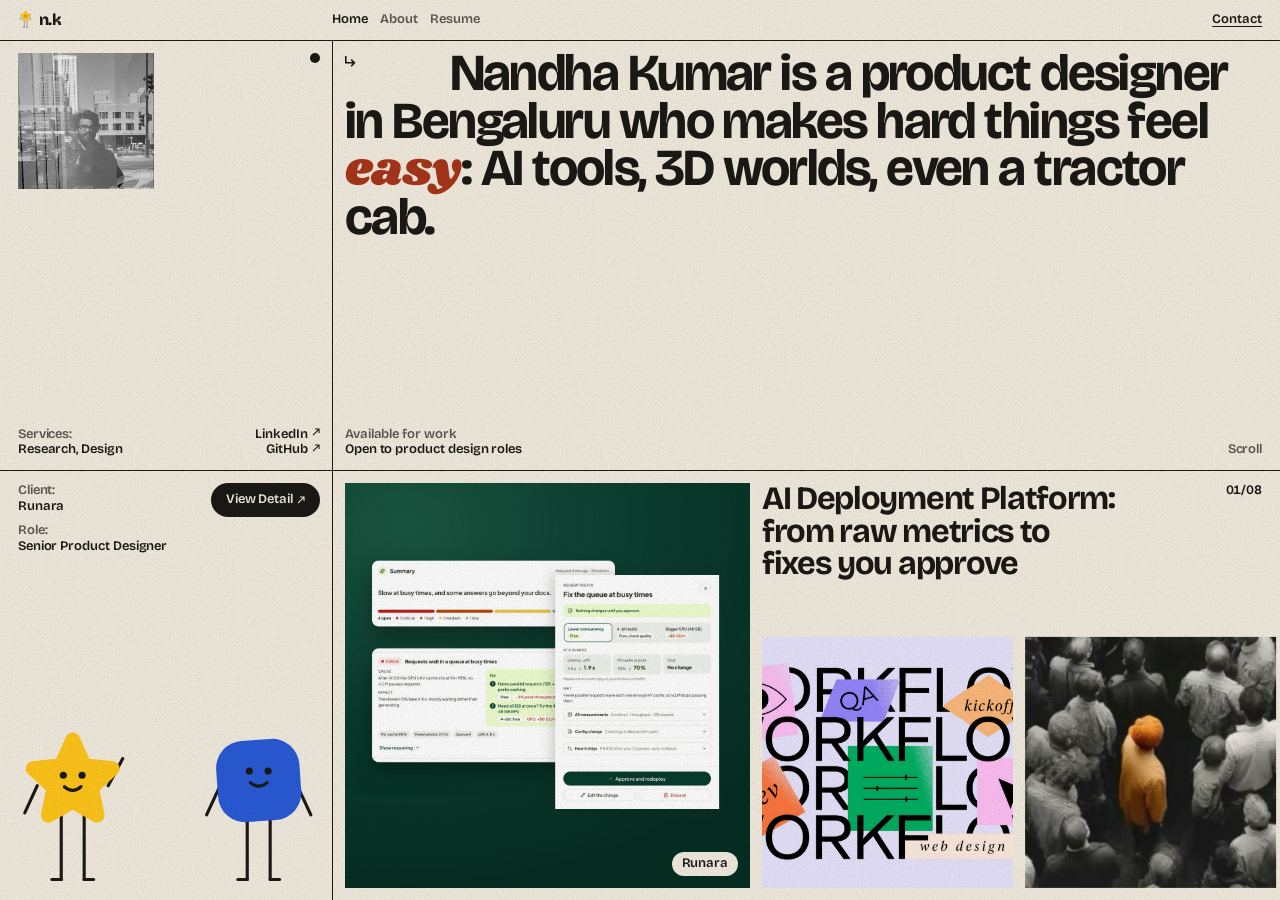
<file: index.html>
<!DOCTYPE html>
<html lang="en">
<head>
    <meta charset="UTF-8">
    <meta name="viewport" content="width=device-width, initial-scale=1.0, viewport-fit=cover">
    <title>Nandha Kumar | Product Designer</title>
    <meta name="description" content="Nandha Kumar is a product designer in Bengaluru who ships working code, with 5+ years designing accessible enterprise, data-heavy and AI products.">
    <link rel="icon" href="Images/Dark.png" media="(prefers-color-scheme: light)">
    <link rel="icon" href="Images/Light.png" media="(prefers-color-scheme: dark)">

    <link rel="preconnect" href="https://fonts.googleapis.com">
    <link rel="preconnect" href="https://fonts.gstatic.com" crossorigin>
    <link href="https://fonts.googleapis.com/css2?family=Bricolage+Grotesque:opsz,wght@12..96,400..800&family=Geist:wght@400;500;600&family=Geist+Mono:wght@400;500&family=Shrikhand&display=swap" rel="stylesheet">

    <link rel="stylesheet" href="site.css?v=20261012">
    <meta name="theme-color" content="#F3ECDF">
</head>
<body class="is-home">
    <div class="grain" aria-hidden="true"></div>

    <!-- RGB channel split used on the portrait swap (dx animated by home.js) -->
    <svg width="0" height="0" style="position:absolute" aria-hidden="true">
        <filter id="jh-split" x="-20%" y="-20%" width="140%" height="140%" color-interpolation-filters="sRGB">
            <feOffset in="SourceGraphic" dx="0" dy="0" result="rs"/>
            <feColorMatrix in="rs" type="matrix" values="1 0 0 0 0  0 0 0 0 0  0 0 0 0 0  0 0 0 1 0" result="r"/>
            <feColorMatrix in="SourceGraphic" type="matrix" values="0 0 0 0 0  0 1 0 0 0  0 0 0 0 0  0 0 0 1 0" result="g"/>
            <feOffset in="SourceGraphic" dx="0" dy="0" result="bs"/>
            <feColorMatrix in="bs" type="matrix" values="0 0 0 0 0  0 0 0 0 0  0 0 1 0 0  0 0 0 1 0" result="b"/>
            <feBlend in="r" in2="g" mode="screen" result="rg"/>
            <feBlend in="rg" in2="b" mode="screen"/>
        </filter>
    </svg>

    <main class="jh">

        <header class="nav">
            <div class="nav__inner">
                <a href="index.html" class="nav__logo" aria-label="Nandha Kumar, home"><span class="blob" data-blob="star" data-color="#FFC61A"></span>n.k</a>
                <nav class="nav__links" id="primary-nav" aria-label="Primary">
                    <a href="index.html" aria-current="page">Home</a>
                    <a href="about.html">About</a>
                    <a href="resume.html">Resume</a>
                </nav>
                <a class="nav__cta" href="mailto:inandha97@gmail.com">Contact</a>
                <button class="nav__burger" type="button" aria-label="Menu" aria-expanded="false" aria-controls="primary-nav"><span></span></button>
            </div>
        </header>

        <!-- Top half: rail + statement -->
        <section class="jh__half jh__half--top">
            <div class="jh__rail">
                <div class="jh__row jh__row--top">
                    <span class="jh__portrait" data-portrait>
                        <img class="is-on" src="Images/about-photo.png" alt="Nandha Kumar, portrait, seen through a glass window on a city street">
                        <img src="Images/About/Nandha.jpg" alt="Nandha Kumar in a graduation stole on the steps of a university building" aria-hidden="true">
                        <img src="Images/About/nandha-1.jpg" alt="Nandha Kumar in headphones, with a lake behind" aria-hidden="true">
                        <img src="Images/About/nandha-2.jpg" alt="Nandha Kumar on a balcony at dusk" aria-hidden="true">
                        <img src="Images/About/nandha-3.jpg" alt="Nandha Kumar on a sandy lakeside beach" aria-hidden="true">
                        <img src="Images/About/nandha-4.jpg" alt="Nandha Kumar from behind, looking out over a green valley through trees" aria-hidden="true">
                    </span>
                    <span class="jh__dot" data-dot aria-hidden="true"></span>
                </div>
                <div class="jh__row">
                    <div class="jh__stack">
                        <span class="t-ui is-muted mask"><span style="--d:.2s">Services:</span></span>
                        <span class="t-ui mask"><span style="--d:.24s">Research, Design</span></span>
                    </div>
                    <div class="jh__stack jh__stack--end">
                        <a class="t-ui mask" href="https://www.linkedin.com/in/nandhakumarilangovan/" target="_blank" rel="noopener"><span style="--d:.28s">LinkedIn<svg class="ext-icon" viewBox="0 0 12 12" fill="none" aria-hidden="true"><path d="M4.5 1.5H10.5V7.5M10.5 1.5L1.5 10.5" stroke="currentColor" stroke-width="1.6"/></svg><span class="sr-only"> (opens in a new tab)</span></span></a>
                        <a class="t-ui mask" href="https://github.com/killjay" target="_blank" rel="noopener"><span style="--d:.32s">GitHub<svg class="ext-icon" viewBox="0 0 12 12" fill="none" aria-hidden="true"><path d="M4.5 1.5H10.5V7.5M10.5 1.5L1.5 10.5" stroke="currentColor" stroke-width="1.6"/></svg><span class="sr-only"> (opens in a new tab)</span></span></a>
                    </div>
                </div>
            </div>

            <div class="jh__main">
                <div>
                    <span class="t-ui mask jh__arrow"><span style="--d:.16s"><svg viewBox="0 0 14 14" fill="none" aria-hidden="true"><path d="M12 8.66667H1V0M7.83784 4.64286L12 8.66667L7.83784 13" stroke="currentColor" stroke-width="2"/></svg></span></span>
                    <h1 class="jh__statement" data-statement>Nandha Kumar is a product designer in Bengaluru who makes hard things feel <em>easy</em>: AI tools, 3D worlds, even a tractor cab.</h1>
                </div>
                <div class="jh__row">
                    <div class="jh__stack">
                        <span class="t-ui is-muted mask"><span style="--d:.2s">Available for work</span></span>
                        <span class="t-ui mask"><span style="--d:.24s">Open to product design roles</span></span>
                    </div>
                    <span class="t-ui is-muted mask"><span style="--d:.28s">Scroll</span></span>
                </div>
            </div>
        </section>

        <!-- Bottom half: project rail + gallery -->
        <section class="jh__half jh__half--bottom">
            <div class="jh__rail">
                <div class="jh__row jh__row--top">
                    <div class="jh__pair">
                        <div class="jh__stack">
                            <span class="t-ui is-muted mask"><span style="--d:.36s">Client:</span></span>
                            <span class="t-ui mask"><span style="--d:.4s" data-client>Runara</span></span>
                        </div>
                        <div class="jh__stack">
                            <span class="t-ui is-muted mask"><span style="--d:.44s">Role:</span></span>
                            <span class="t-ui mask"><span style="--d:.48s" data-role>Senior Product Designer</span></span>
                        </div>
                    </div>
                    <a class="t-ui mask jh__cta" href="AIDeploymentPlatform.html" data-detail><span style="--d:.4s">View Detail<svg class="ext-icon" viewBox="0 0 12 12" fill="none" aria-hidden="true"><path d="M4.5 1.5H10.5V7.5M10.5 1.5L1.5 10.5" stroke="currentColor" stroke-width="1.6"/></svg></span></a>
                </div>
                <div class="jh__prims" data-prims aria-hidden="true">
                    <span class="blob" data-blob="star" data-color="#FFC61A" data-pose="wave"></span>
                    <span class="blob" data-blob="square" data-color="#2A5BD7"></span>
                </div>
            </div>

            <div class="jh__main jh__main--gal">
                <span class="t-ui mask jh__count"><span style="--d:.5s" data-count>01/08</span></span>
                <p class="jh__title mask" data-title-wrap><span style="--d:.5s" data-title>AI Deployment Platform: from raw metrics to fixes you approve</span></p>
                <div class="jh-stage" data-stage>
                    <a class="jh-plane" href="AIDeploymentPlatform.html" style="--c: #0B3B2E" data-title="AI Deployment Platform: from raw metrics to fixes you approve" data-client="Runara" data-role="Senior Product Designer" data-blobs="star:#FFC61A:wave,square:#2A5BD7" draggable="false" aria-label="Runara AI Deployment Platform — open project">
                        <img src="Images/runara-platform-thumb.jpg" alt="" draggable="false">
                        <span class="jh-plane__tag t-ui" aria-hidden="true">Runara</span>
                    </a>
                    <a class="jh-plane" href="Runara.html" style="--c: #E7E3FC" data-title="High time you changed your design workflow" data-client="Runara" data-role="Senior Product Designer" data-blobs="star:#FFC61A:wave,square:#2A5BD7" draggable="false" aria-label="Runara — open project">
                        <img src="Images/runara-workflow-cover.jpg" alt="" draggable="false">
                        <span class="jh-plane__tag t-ui" aria-hidden="true">Runara</span>
                    </a>
                    <a class="jh-plane" href="Workiva.html" style="--c: var(--teal)" data-title="AI-powered anomaly detection" data-client="Workiva" data-role="Product Designer, Researcher" data-blobs="ball:#22A595:wave,star:#F0552B" draggable="false" aria-label="Workiva — open project">
                        <img src="Images/Anomaly.png" alt="" draggable="false">
                        <span class="jh-plane__tag t-ui" aria-hidden="true">Workiva</span>
                    </a>
                    <a class="jh-plane" href="JohnDeere.html" style="--c: var(--kelly)" data-title="Simplifying tractor in-cab displays" data-client="John Deere" data-role="Team lead, UX Researcher &amp; Designer" data-blobs="bean:#11893F:wave,ball:#F5A8C8" draggable="false" aria-label="John Deere — open project">
                        <img src="Images/Tractor inCab.png" alt="" draggable="false">
                        <span class="jh-plane__tag t-ui" aria-hidden="true">John Deere</span>
                    </a>
                    <a class="jh-plane" href="XRLabs.html" style="--c: var(--cobalt)" data-title="Designing Intel&#39;s virtual demo" data-client="Intel" data-role="Product Designer" data-blobs="square:#F5A8C8:wave,ball:#2A5BD7" draggable="false" aria-label="Intel Virtual Demo Zone — open project">
                        <img src="Images/xrlabs-intel.jpg" alt="" draggable="false">
                        <span class="jh-plane__tag t-ui" aria-hidden="true">Intel</span>
                    </a>
                    <a class="jh-plane" href="CafeCal.html" style="--c: #2F6B3B" data-title="Motion for an app that has to wait" data-client="Café Cal" data-role="Co-founder, Motion" data-blobs="cloud:#F0552B:wave,bean:#EEEA3C" draggable="false" aria-label="Café Cal — open project">
                        <img src="Images/CafeCal/iPhone Air - 1 (1).png" alt="" draggable="false">
                        <span class="jh-plane__tag t-ui" aria-hidden="true">Café Cal</span>
                    </a>
                    <a class="jh-plane" href="Velotic.html" style="--c: var(--sun)" data-title="Getting fitness coaches out of spreadsheets" data-client="Velotic" data-role="Co-founder" data-blobs="star:#FFC61A:wave,square:#11893F" draggable="false" aria-label="Velotic — open project">
                        <img src="Images/velotic.jpg" alt="" draggable="false">
                        <span class="jh-plane__tag t-ui" aria-hidden="true">Velotic</span>
                    </a>
                    <a class="jh-plane" href="PixelMortar.html" style="--c: var(--lemon)" data-title="A 3D studio in web and AR" data-client="Pixel &amp; Mortar" data-role="Product Designer" data-blobs="cloud:#EEEA3C:wave,square:#F0552B" draggable="false" aria-label="Pixel &amp; Mortar 3D Studio — open project">
                        <img src="Images/pm.jpg?v=2" alt="" draggable="false">
                        <span class="jh-plane__tag t-ui" aria-hidden="true">Pixel &amp; Mortar</span>
                    </a>
                    <div class="jh-pill" data-pill aria-hidden="true">
                        <span class="jh-pill__bg"></span>
                        <span class="jh-pill__track t-ui"><span>View Project</span><span>View Project</span><span>View Project</span><span>View Project</span><span>View Project</span><span>View Project</span></span>
                    </div>
                </div>
            </div>
        </section>

        <!-- Phone home: plain scrolling page. The carousel above is desktop-only. -->
        <section class="jh-mobile" aria-label="Intro and selected work">
            <img class="jh-mobile__portrait" src="Images/about-photo.png" alt="Nandha Kumar, portrait, seen through a glass window on a city street">
            <p class="jh-mobile__statement">Nandha Kumar is a product designer in Bengaluru who makes hard things feel <em class="serif">easy</em>: AI tools, 3D worlds, even a tractor cab.</p>
            <div class="jh-mobile__meta">
                <div>
                    <span class="t-ui is-muted">Available for work</span>
                    <span class="t-ui">Open to product design roles</span>
                </div>
                <div class="jh-mobile__links">
                    <a class="t-ui" href="https://www.linkedin.com/in/nandhakumarilangovan/" target="_blank" rel="noopener">LinkedIn<svg class="ext-icon" viewBox="0 0 12 12" fill="none" aria-hidden="true"><path d="M4.5 1.5H10.5V7.5M10.5 1.5L1.5 10.5" stroke="currentColor" stroke-width="1.6"/></svg><span class="sr-only"> (opens in a new tab)</span></a>
                    <a class="t-ui" href="https://github.com/killjay" target="_blank" rel="noopener">GitHub<svg class="ext-icon" viewBox="0 0 12 12" fill="none" aria-hidden="true"><path d="M4.5 1.5H10.5V7.5M10.5 1.5L1.5 10.5" stroke="currentColor" stroke-width="1.6"/></svg><span class="sr-only"> (opens in a new tab)</span></a>
                </div>
            </div>
            <h2 class="jh-mobile__head"><span class="t-ui is-muted">Selected work</span><span class="t-ui">08</span></h2>
            <ul class="jh-mobile__list">
                <li>
                    <a class="jh-mobile__card" href="AIDeploymentPlatform.html" style="--c: #0B3B2E">
                        <span class="jh-mobile__img"><img src="Images/runara-platform-thumb.jpg" alt="" loading="lazy"></span>
                        <span class="jh-mobile__client"><span class="t-ui">Runara</span><span class="t-ui is-muted">01</span></span>
                        <span class="jh-mobile__title">AI Deployment Platform: from raw metrics to fixes you approve</span>
                    </a>
                </li>
                <li>
                    <a class="jh-mobile__card" href="Runara.html" style="--c: #E7E3FC">
                        <span class="jh-mobile__img"><img src="Images/runara-workflow-cover.jpg" alt="" loading="lazy"></span>
                        <span class="jh-mobile__client"><span class="t-ui">Runara</span><span class="t-ui is-muted">02</span></span>
                        <span class="jh-mobile__title">High time you changed your design workflow</span>
                    </a>
                </li>
                <li>
                    <a class="jh-mobile__card" href="Workiva.html" style="--c: var(--teal)">
                        <span class="jh-mobile__img"><img src="Images/Anomaly.png" alt="" loading="lazy"></span>
                        <span class="jh-mobile__client"><span class="t-ui">Workiva</span><span class="t-ui is-muted">03</span></span>
                        <span class="jh-mobile__title">AI-powered anomaly detection</span>
                    </a>
                </li>
                <li>
                    <a class="jh-mobile__card" href="JohnDeere.html" style="--c: var(--kelly)">
                        <span class="jh-mobile__img"><img src="Images/Tractor inCab.png" alt="" loading="lazy"></span>
                        <span class="jh-mobile__client"><span class="t-ui">John Deere</span><span class="t-ui is-muted">04</span></span>
                        <span class="jh-mobile__title">Simplifying tractor in-cab displays</span>
                    </a>
                </li>
                <li>
                    <a class="jh-mobile__card" href="XRLabs.html" style="--c: var(--cobalt)">
                        <span class="jh-mobile__img"><img src="Images/xrlabs-intel.jpg" alt="" loading="lazy"></span>
                        <span class="jh-mobile__client"><span class="t-ui">Intel</span><span class="t-ui is-muted">05</span></span>
                        <span class="jh-mobile__title">Designing Intel&#39;s virtual demo</span>
                    </a>
                </li>
                <li>
                    <a class="jh-mobile__card" href="CafeCal.html" style="--c: #2F6B3B">
                        <span class="jh-mobile__img"><img src="Images/CafeCal/iPhone Air - 1 (1).png" alt="" loading="lazy"></span>
                        <span class="jh-mobile__client"><span class="t-ui">Café Cal</span><span class="t-ui is-muted">06</span></span>
                        <span class="jh-mobile__title">Motion for an app that has to wait</span>
                    </a>
                </li>
                <li>
                    <a class="jh-mobile__card" href="Velotic.html" style="--c: var(--sun)">
                        <span class="jh-mobile__img"><img src="Images/velotic.jpg" alt="" loading="lazy"></span>
                        <span class="jh-mobile__client"><span class="t-ui">Velotic</span><span class="t-ui is-muted">07</span></span>
                        <span class="jh-mobile__title">Getting fitness coaches out of spreadsheets</span>
                    </a>
                </li>
                <li>
                    <a class="jh-mobile__card" href="PixelMortar.html" style="--c: var(--lemon)">
                        <span class="jh-mobile__img"><img src="Images/pm.jpg?v=2" alt="" loading="lazy"></span>
                        <span class="jh-mobile__client"><span class="t-ui">Pixel &amp; Mortar</span><span class="t-ui is-muted">08</span></span>
                        <span class="jh-mobile__title">A 3D studio in web and AR</span>
                    </a>
                </li>
            </ul>
        </section>

    </main>

    <script src="blobs.js?v=20261002" defer></script>
    <script src="site.js?v=20261008" defer></script>
    <script src="home.js?v=20261008" defer></script>
</body>
</html>
</file>
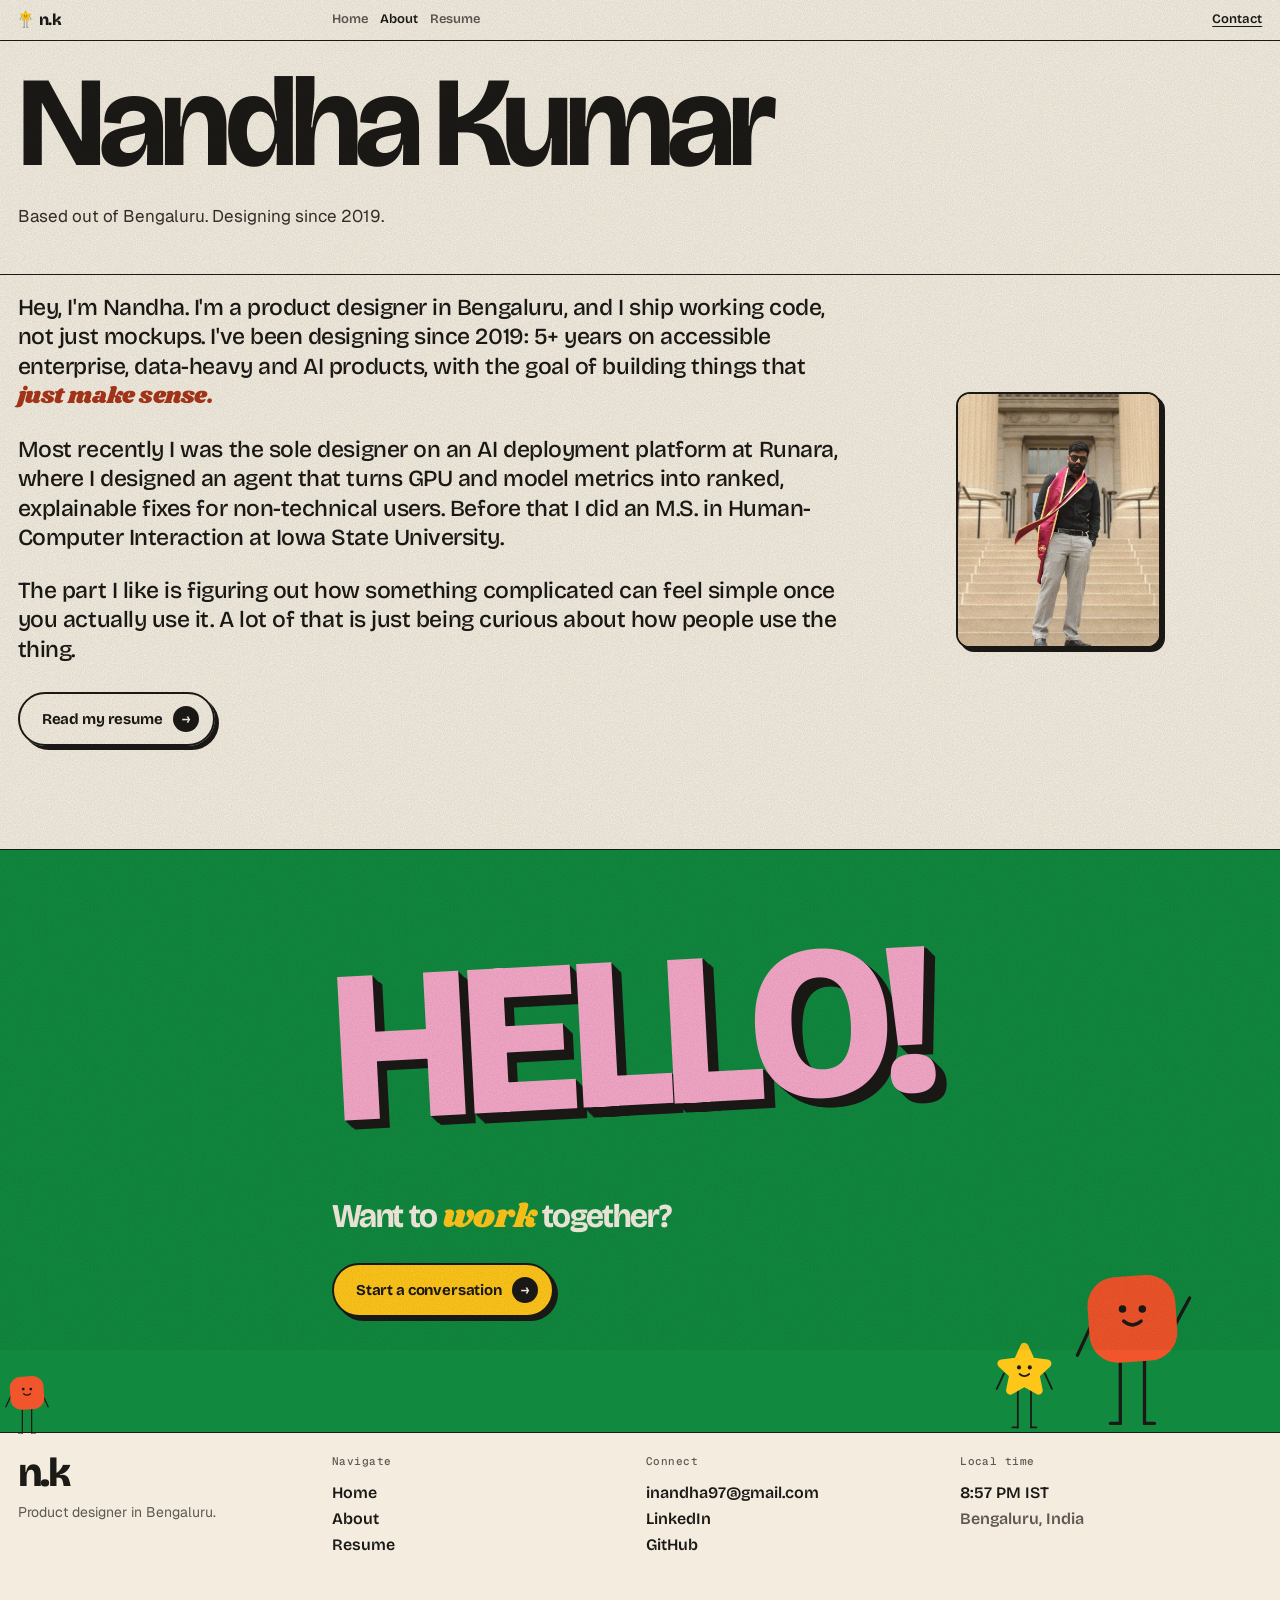
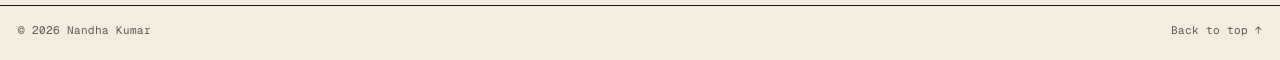
<file: about.html>
<!DOCTYPE html>
<html lang="en">
<head>
    <meta charset="UTF-8">
    <meta name="viewport" content="width=device-width, initial-scale=1.0, viewport-fit=cover">
    <title>About · Nandha Kumar</title>
    <meta name="description" content="About Nandha Kumar, a product designer in Bengaluru who ships working code. 5+ years on accessible enterprise, data-heavy and AI products, designing since 2019.">
    <link rel="icon" href="Images/Dark.png" media="(prefers-color-scheme: light)">
    <link rel="icon" href="Images/Light.png" media="(prefers-color-scheme: dark)">

    <link rel="preconnect" href="https://fonts.googleapis.com">
    <link rel="preconnect" href="https://fonts.gstatic.com" crossorigin>
    <link href="https://fonts.googleapis.com/css2?family=Bricolage+Grotesque:opsz,wght@12..96,400..800&family=Geist:wght@400;500;600&family=Geist+Mono:wght@400;500&family=Shrikhand&display=swap" rel="stylesheet">

    <link rel="stylesheet" href="site.css?v=20261012">
    <meta name="theme-color" content="#F3ECDF">
</head>
<body id="top">
    <div class="grain" aria-hidden="true"></div>

    <header class="nav">
        <div class="nav__inner">
            <a href="index.html" class="nav__logo" aria-label="Nandha Kumar, home"><span class="blob" data-blob="star" data-color="#FFC61A"></span>n.k</a>
            <nav class="nav__links" id="primary-nav" aria-label="Primary">
                <a href="index.html">Home</a>
                <a href="about.html" aria-current="page">About</a>
                <a href="resume.html">Resume</a>
            </nav>
            <a class="nav__cta" href="mailto:inandha97@gmail.com">Contact</a>
            <button class="nav__burger" type="button" aria-label="Menu" aria-expanded="false" aria-controls="primary-nav"><span></span></button>
        </div>
    </header>

    <main>
        <section class="v-wrap ph ph--name">
            <h1 class="ph__title reveal">Nandha Kumar</h1>
            <p class="ph__lede reveal">Based out of Bengaluru. Designing since 2019.</p>
        </section>

        <!-- Bio -->
        <section class="sec about-v">
            <div class="v-wrap v-grid">
                <div class="about-v__body reveal">
                    <p>Hey, I'm Nandha. I'm a product designer in Bengaluru, and I ship working code, not just mockups. I've been designing since 2019: 5+ years on accessible enterprise, data-heavy and AI products, with the goal of building things that <em>just make sense.</em></p>
                    <p>Most recently I was the sole designer on an AI deployment platform at Runara, where I designed an agent that turns GPU and model metrics into ranked, explainable fixes for non-technical users. Before that I did an M.S. in Human-Computer Interaction at Iowa State University.</p>
                    <p>The part I like is figuring out how something complicated can feel simple once you actually use it. A lot of that is just being curious about how people use the thing.</p>
                    <div class="ph-actions">
                        <a class="btn btn--ghost" href="resume.html">Read my resume <span class="btn__chip" aria-hidden="true">→</span></a>
                    </div>
                </div>
                <figure class="about-v__portrait reveal" data-cycle="1000">
                    <img class="no-zoom is-active" src="Images/about-photo.png" alt="Nandha Kumar, portrait, seen through a glass window on a city street">
                    <img class="no-zoom" src="Images/About/Nandha.jpg" alt="Nandha Kumar in a graduation stole on the steps of a university building" aria-hidden="true">
                    <img class="no-zoom" src="Images/About/nandha-4.jpg" alt="Nandha Kumar from behind, looking out over a green valley through trees" aria-hidden="true">
                    <img class="no-zoom" src="Images/About/nandha-1.jpg" alt="Nandha Kumar in headphones, with a lake behind" aria-hidden="true">
                    <img class="no-zoom" src="Images/About/nandha-2.jpg" alt="Nandha Kumar on a balcony at dusk" aria-hidden="true">
                    <img class="no-zoom" src="Images/About/nandha-3.jpg" alt="Nandha Kumar on a sandy lakeside beach" aria-hidden="true">
                </figure>
            </div>
        </section>

        <section class="shout">
            <div class="v-wrap v-grid">
                <div class="shout__body">
                    <p class="shout__big extrude" aria-hidden="true">HELLO!</p>
                    <h2 class="shout__line">Want to <em>work</em> together?</h2>
                    <a class="btn btn--accent" href="mailto:inandha97@gmail.com">Start a conversation <span class="btn__chip" aria-hidden="true">→</span></a>
                </div>
            </div>
            <span class="blob blob--b" data-blob="star" data-color="#FFC61A" aria-hidden="true"></span>
            <span class="blob blob--a" data-blob="square" data-color="#F0552B" data-pose="wave" aria-hidden="true"></span>
        </section>
    </main>

    <footer class="footer">
        <div class="stroll" aria-hidden="true"><span class="blob" data-blob="square" data-color="#F0552B" data-pose="walk"></span></div>
        <div class="v-wrap v-grid footer__grid">
            <div class="footer__brand">
                <div class="footer__mark">n.k</div>
                <p>Product designer in Bengaluru.</p>
            </div>
            <div class="footer__col">
                <h4>Navigate</h4>
                <a href="index.html">Home</a>
                <a href="about.html">About</a>
                <a href="resume.html">Resume</a>
            </div>
            <div class="footer__col">
                <h4>Connect</h4>
                <a href="mailto:inandha97@gmail.com">inandha97@gmail.com</a>
                <a href="https://www.linkedin.com/in/nandhakumarilangovan/" target="_blank" rel="noopener">LinkedIn</a>
                <a href="https://github.com/killjay" target="_blank" rel="noopener">GitHub</a>
            </div>
            <div class="footer__col">
                <h4>Local time</h4>
                <p data-clock>IST (UTC+5:30)</p>
                <p class="muted">Bengaluru, India</p>
            </div>
        </div>
        <div class="v-wrap footer__legal">
            <span>© <span data-year>2026</span> Nandha Kumar</span>
            <a href="#top">Back to top ↑</a>
        </div>
    </footer>

    <script src="blobs.js?v=20261001" defer></script>
    <script src="site.js?v=20261008" defer></script>
</body>
</html>
</file>
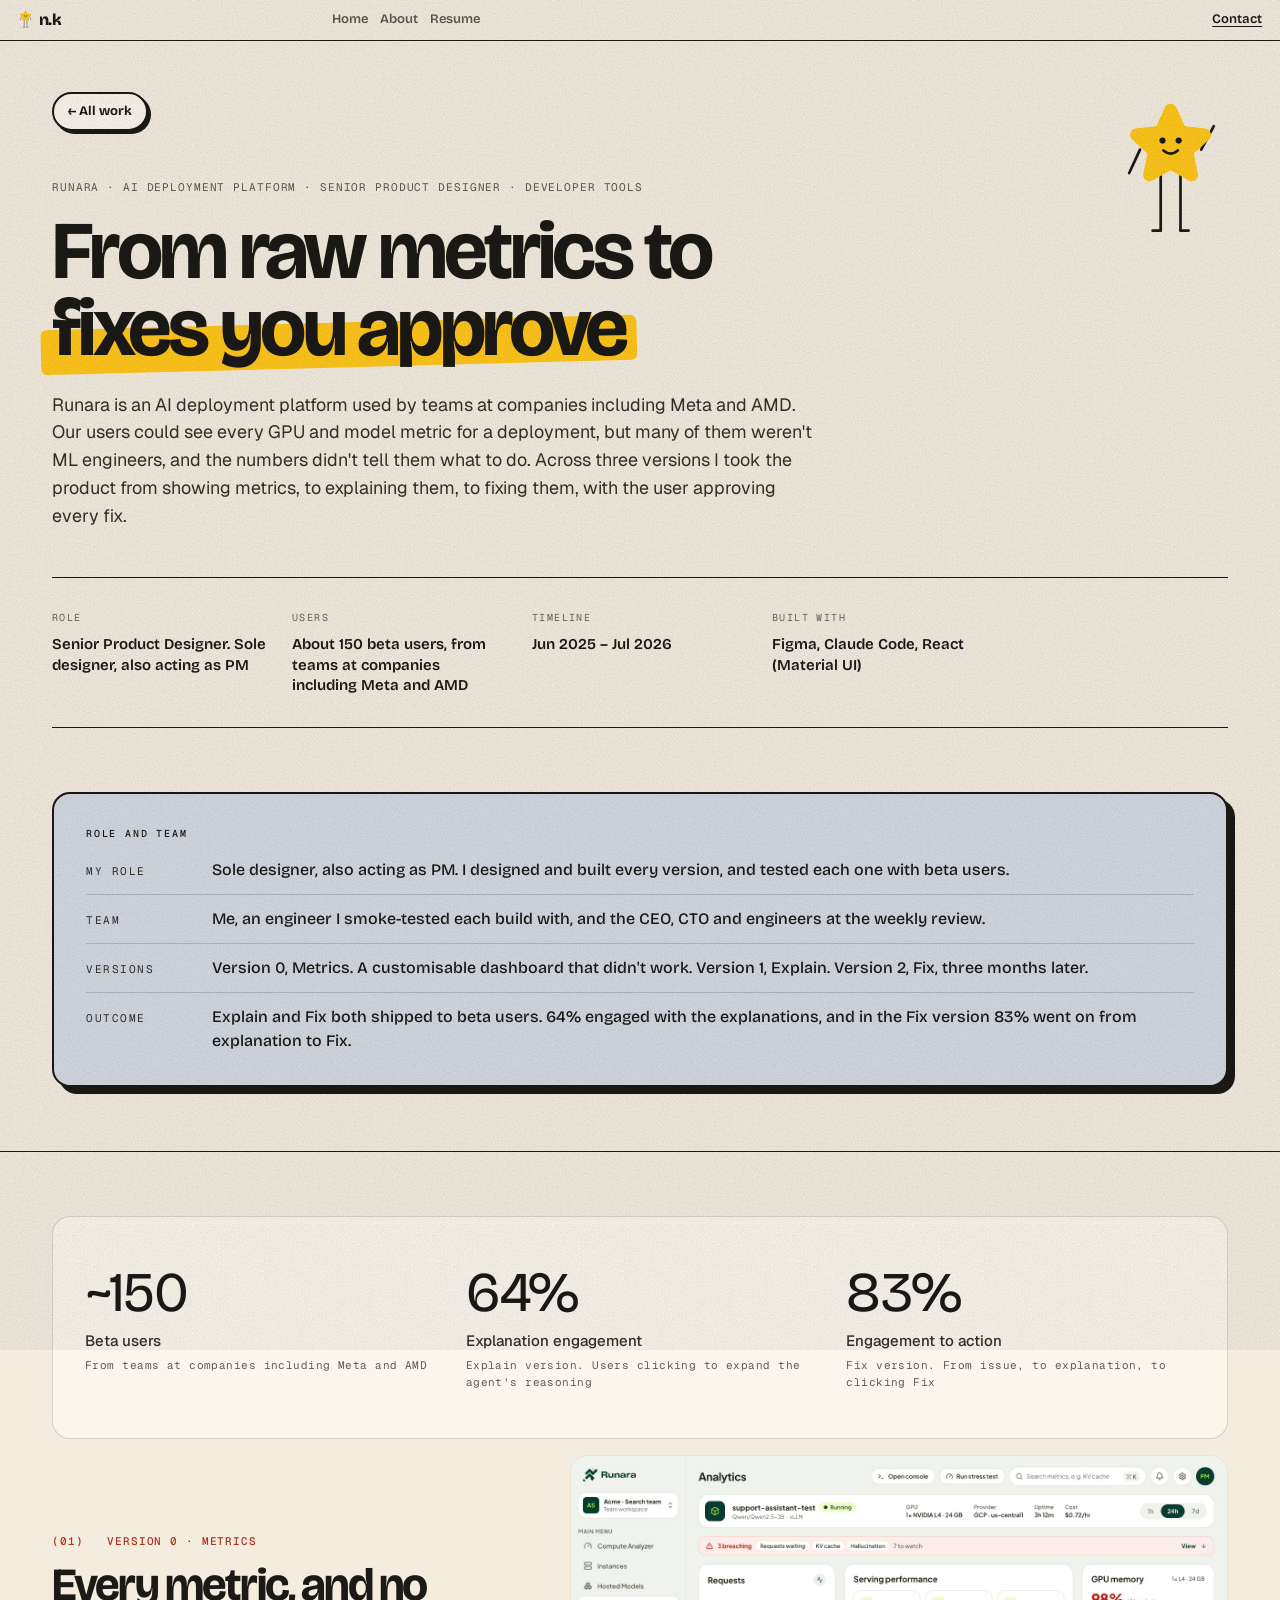
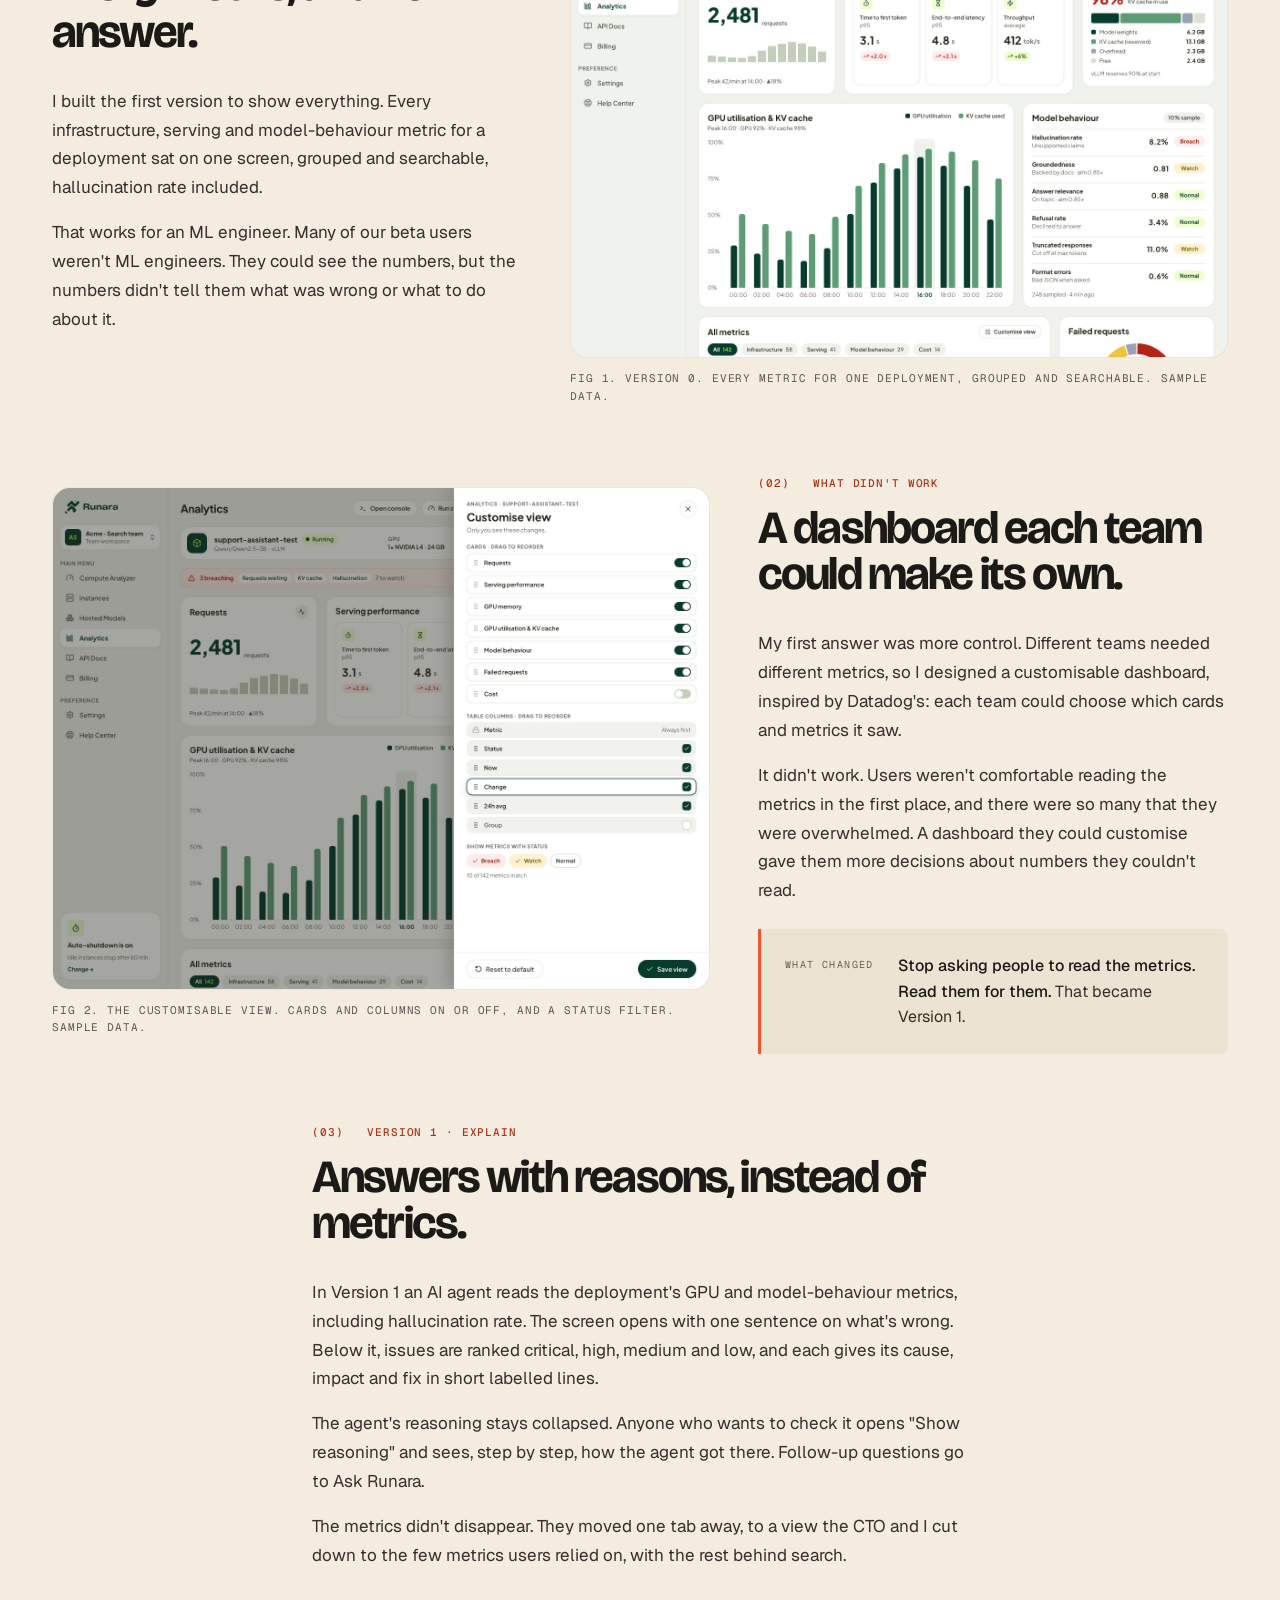
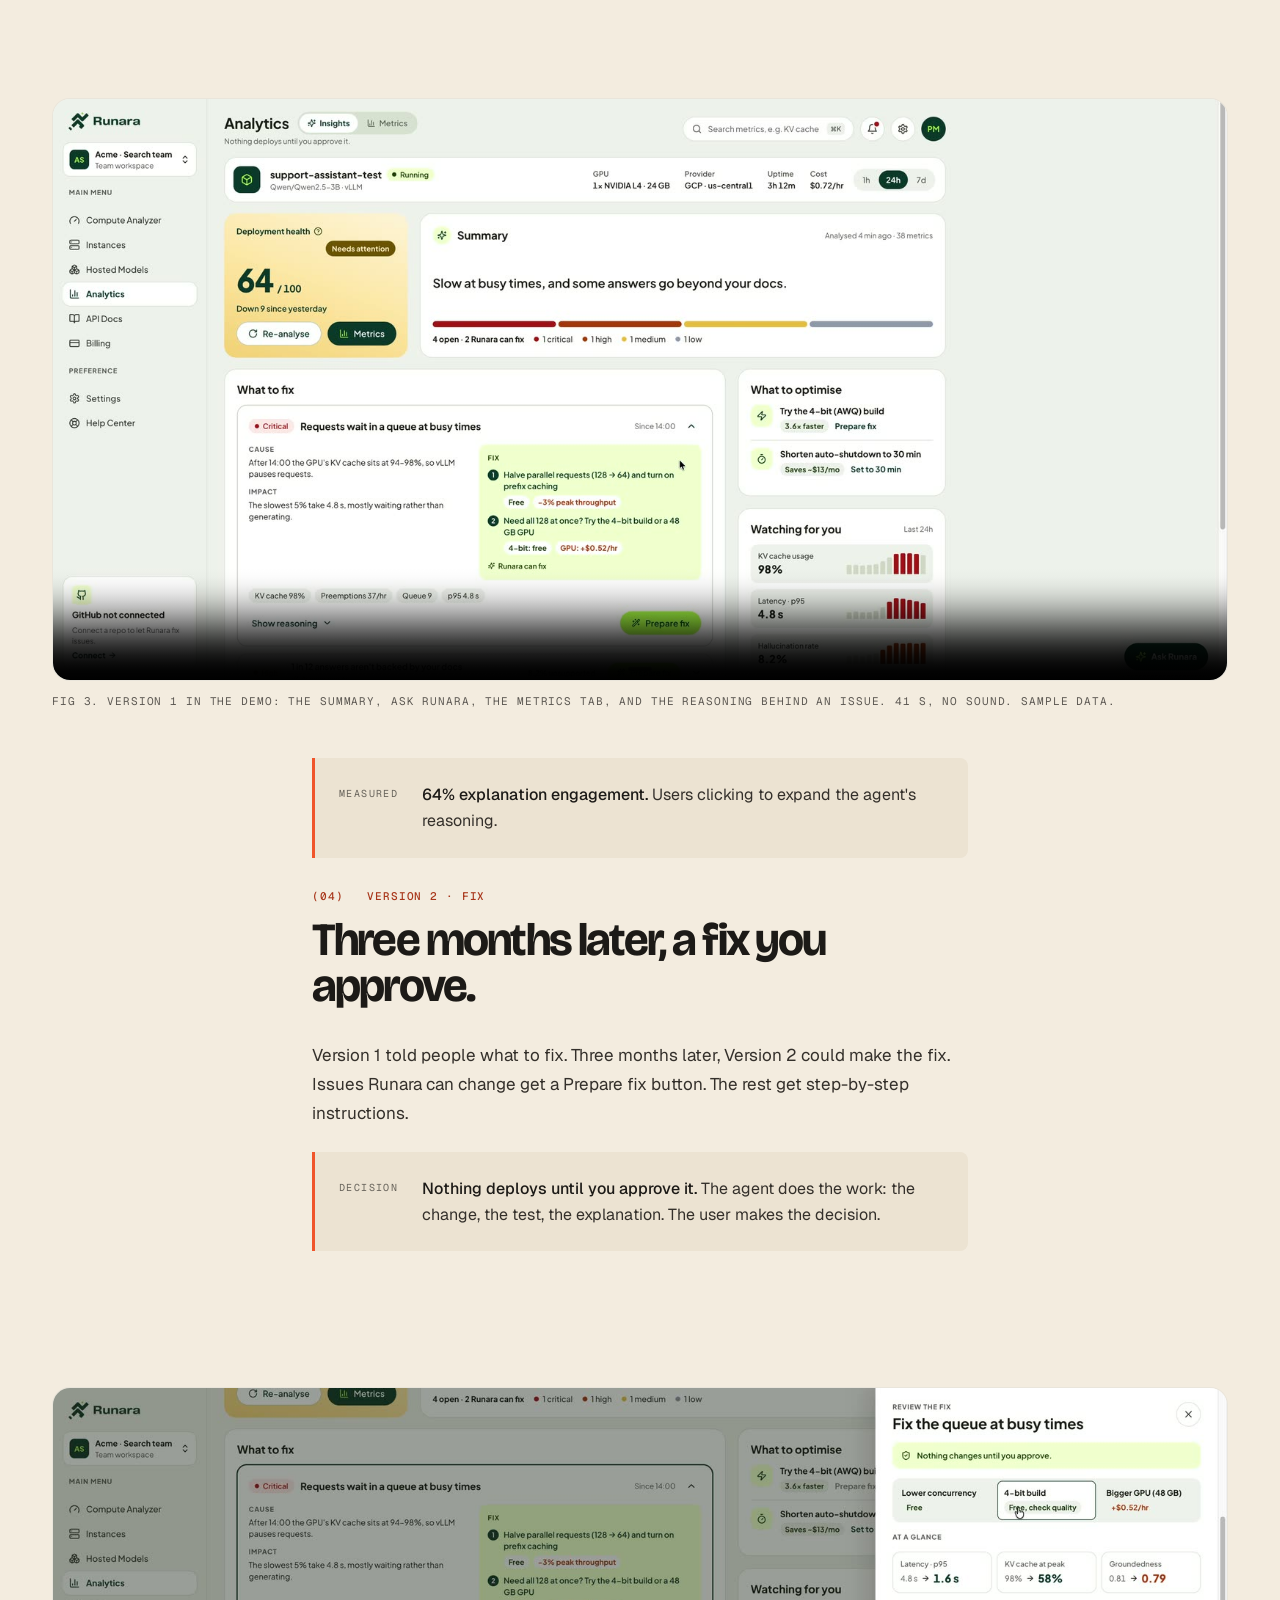
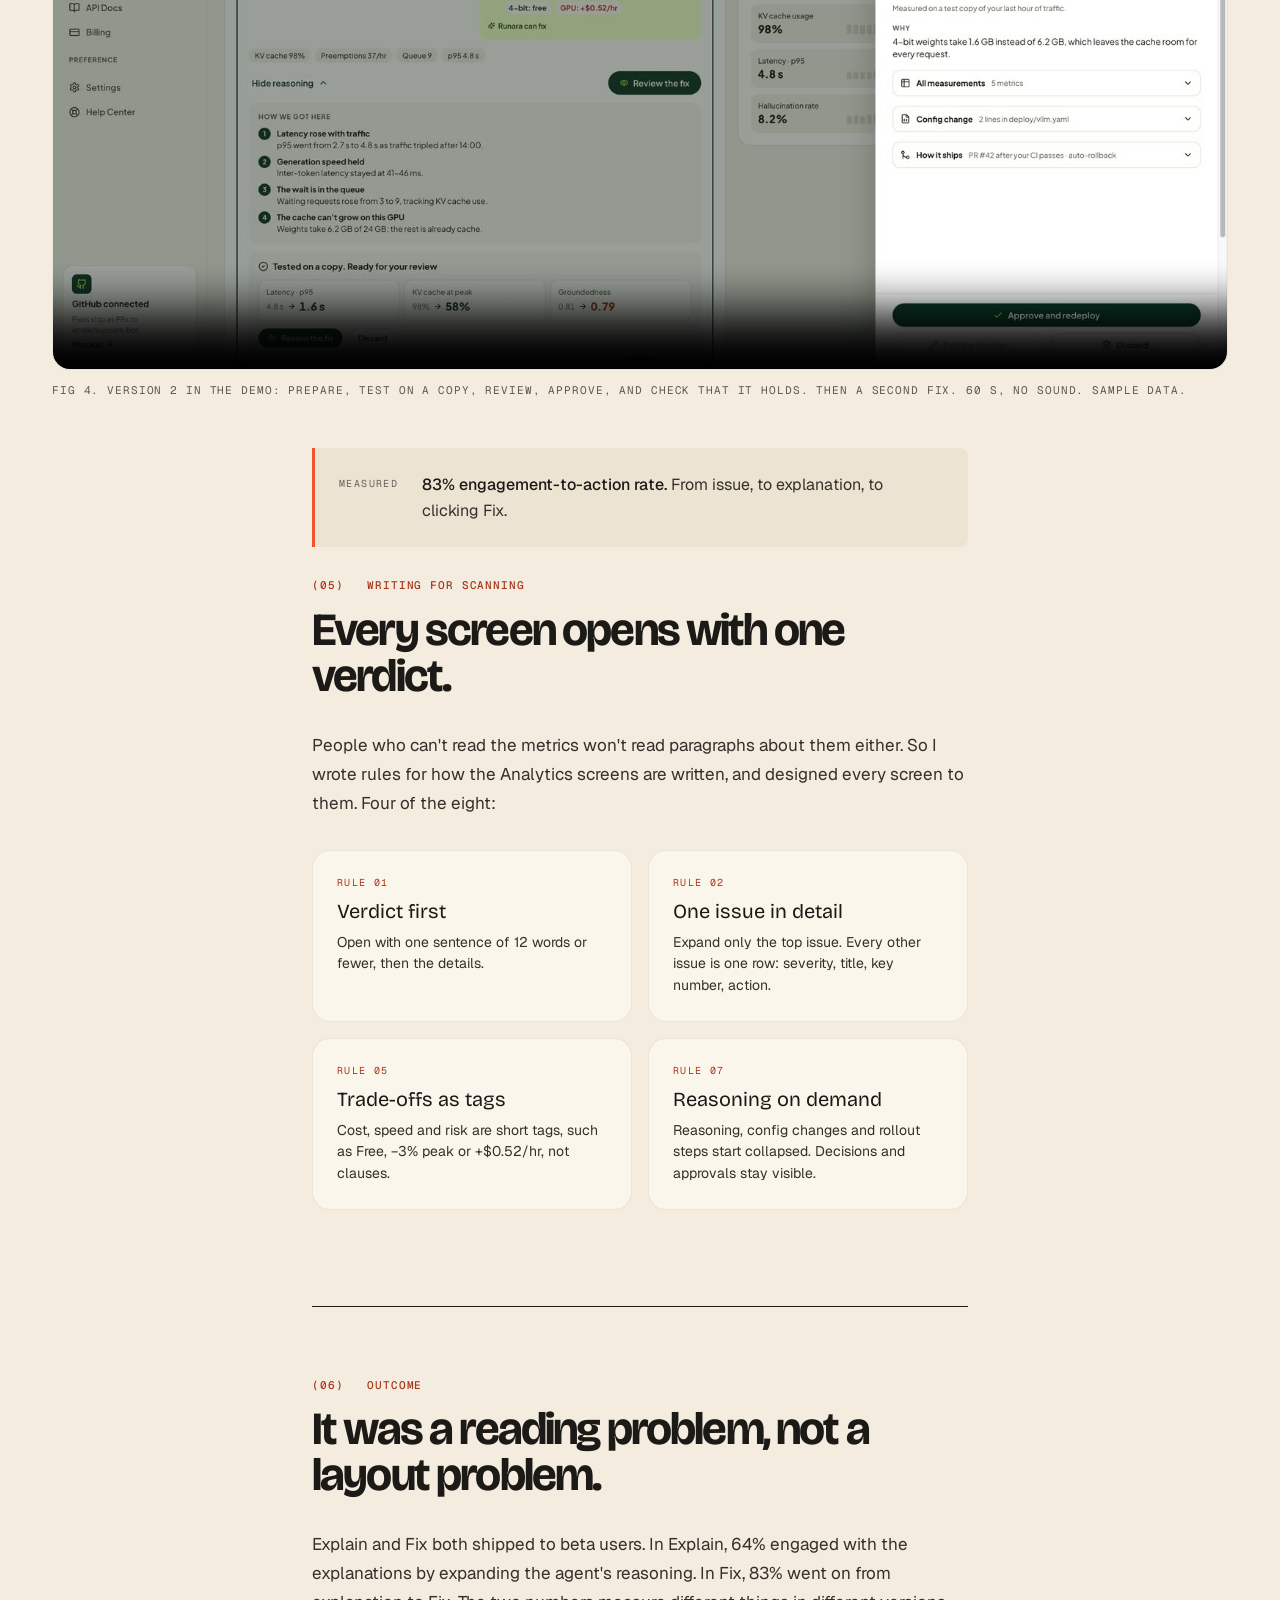
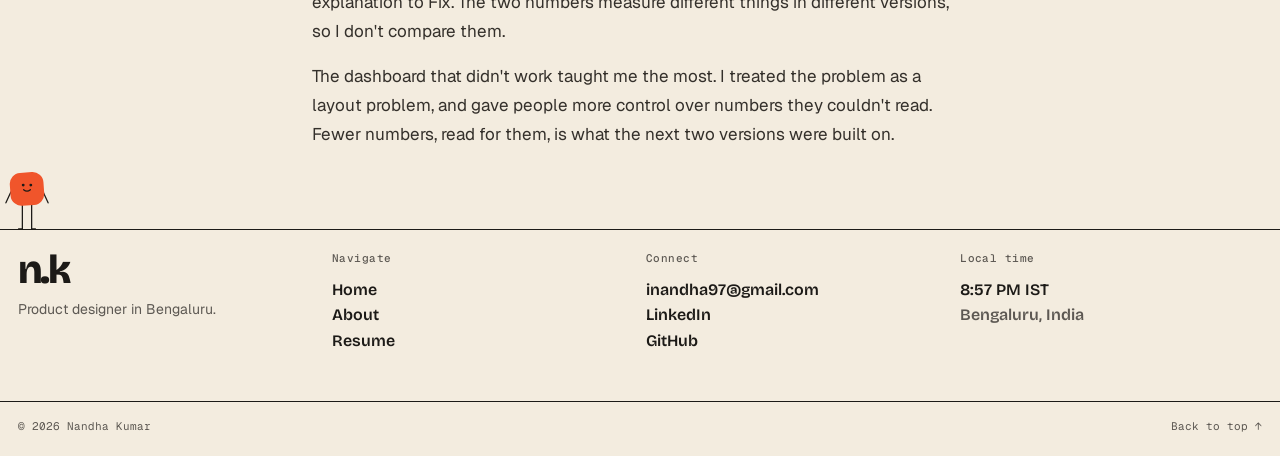
<file: AIDeploymentPlatform.html>
<!DOCTYPE html>
<html lang="en">
<head>
    <meta charset="UTF-8">
    <meta name="viewport" content="width=device-width, initial-scale=1.0, viewport-fit=cover">
    <title>AI Deployment Platform · Runara · Nandha Kumar</title>
    <meta name="description" content="How I took Runara's AI deployment platform from showing raw GPU and model metrics, to explaining them, to fixing them, with the user approving every fix. Three versions, one dashboard idea that didn't work, and about 150 beta users.">
    <link rel="icon" href="Images/Dark.png" media="(prefers-color-scheme: light)">
    <link rel="icon" href="Images/Light.png" media="(prefers-color-scheme: dark)">

    <link rel="preconnect" href="https://fonts.googleapis.com">
    <link rel="preconnect" href="https://fonts.gstatic.com" crossorigin>
    <link href="https://fonts.googleapis.com/css2?family=Bricolage+Grotesque:opsz,wght@12..96,400..800&family=Geist:wght@400;500;600&family=Geist+Mono:wght@400;500&family=Shrikhand&display=swap" rel="stylesheet">

    <link rel="stylesheet" href="site.css?v=20261012">
    <meta name="theme-color" content="#F3ECDF">
</head>
<body id="top" class="cs-tint-runara">
    <div class="grain" aria-hidden="true"></div>

    <div class="cs-progress" aria-hidden="true"><span class="cs-progress__bar"></span></div>

    <header class="nav">
        <div class="nav__inner">
            <a href="index.html" class="nav__logo" aria-label="Nandha Kumar, home"><span class="blob" data-blob="star" data-color="#FFC61A"></span>n.k</a>
            <nav class="nav__links" id="primary-nav" aria-label="Primary">
                <a href="index.html">Home</a>
                <a href="about.html">About</a>
                <a href="resume.html">Resume</a>
            </nav>
            <a class="nav__cta" href="mailto:inandha97@gmail.com">Contact</a>
            <button class="nav__burger" type="button" aria-label="Menu" aria-expanded="false" aria-controls="primary-nav"><span></span></button>
        </div>
    </header>

    <main>

        <!-- Hero -->
        <section class="cs-hero">
            <span class="blob cs-hero__blob" data-blob="star" data-color="#FFC61A" data-pose="wave" aria-hidden="true"></span>
            <div class="container">
                <a class="cs-back" href="index.html">← All work</a>

                <p class="cs-hero__tags reveal">Runara · AI Deployment Platform · Senior Product Designer · Developer tools</p>
                <h1 class="cs-hero__title reveal">
                    From raw metrics to <span class="highlight">fixes you approve</span>
                </h1>
                <p class="lede cs-hero__lede reveal">
                    Runara is an AI deployment platform used by teams at companies including Meta and AMD. Our users could see every GPU and model metric for a deployment, but many of them weren't ML engineers, and the numbers didn't tell them what to do. Across three versions I took the product from showing metrics, to explaining them, to fixing them, with the user approving every fix.
                </p>

                <dl class="cs-meta reveal">
                    <div>
                        <dt>Role</dt>
                        <dd>Senior Product Designer. Sole designer, also acting as PM</dd>
                    </div>
                    <div>
                        <dt>Users</dt>
                        <dd>About 150 beta users, from teams at companies including Meta and AMD</dd>
                    </div>
                    <div>
                        <dt>Timeline</dt>
                        <dd>Jun 2025 – Jul 2026</dd>
                    </div>
                    <div>
                        <dt>Built with</dt>
                        <dd>Figma, Claude Code, React (Material UI)</dd>
                    </div>
                </dl>

                <div class="cs-tldr reveal">
                    <div class="cs-tldr__label">Role and team</div>
                    <ul class="cs-tldr__list">
                        <li>
                            <span class="cs-tldr__key">My role</span>
                            <span class="cs-tldr__val">Sole designer, also acting as PM. I designed and built every version, and tested each one with beta users.</span>
                        </li>
                        <li>
                            <span class="cs-tldr__key">Team</span>
                            <span class="cs-tldr__val">Me, an engineer I smoke-tested each build with, and the CEO, CTO and engineers at the weekly review.</span>
                        </li>
                        <li>
                            <span class="cs-tldr__key">Versions</span>
                            <span class="cs-tldr__val">Version 0, Metrics. A customisable dashboard that didn't work. Version 1, Explain. Version 2, Fix, three months later.</span>
                        </li>
                        <li>
                            <span class="cs-tldr__key">Outcome</span>
                            <span class="cs-tldr__val">Explain and Fix both shipped to beta users. 64% engaged with the explanations, and in the Fix version 83% went on from explanation to Fix.</span>
                        </li>
                    </ul>
                </div>
            </div>
        </section>

        <!-- Stats teaser strip -->
        <section class="container reveal">
            <div class="cs-statstrip">
                <div class="cs-stat">
                    <div class="cs-stat__num">~150</div>
                    <div class="cs-stat__label">Beta users</div>
                    <div class="cs-stat__cap">From teams at companies including Meta and AMD</div>
                </div>
                <div class="cs-stat">
                    <div class="cs-stat__num">64%</div>
                    <div class="cs-stat__label">Explanation engagement</div>
                    <div class="cs-stat__cap">Explain version. Users clicking to expand the agent's reasoning</div>
                </div>
                <div class="cs-stat">
                    <div class="cs-stat__num">83%</div>
                    <div class="cs-stat__label">Engagement to action</div>
                    <div class="cs-stat__cap">Fix version. From issue, to explanation, to clicking Fix</div>
                </div>
            </div>
        </section>

        <!-- 01. Version 0 -->
        <div class="container">
            <section class="cs-section reveal">
                <div class="cs-alt" style="margin: 0;">
                    <div class="cs-alt__text">
                        <header class="cs-section__head">
                            <span class="eyebrow eyebrow--accent cs-section__eyebrow">(01) &nbsp; Version 0 · Metrics</span>
                            <h2 class="h2 cs-section__title">Every metric, and no answer.</h2>
                        </header>
                        <div class="cs-prose">
                            <p>I built the first version to show everything. Every infrastructure, serving and model-behaviour metric for a deployment sat on one screen, grouped and searchable, hallucination rate included.</p>
                            <p>That works for an ML engineer. Many of our beta users weren't ML engineers. They could see the numbers, but the numbers didn't tell them what was wrong or what to do about it.</p>
                        </div>
                    </div>
                    <div class="cs-alt__media">
                        <div class="cs-figure">
                            <div class="cs-figure__img"><img src="Images/RunaraPlatform/v0-metrics.jpg" alt="Version 0 Analytics screen for one deployment. A breaching-metrics banner, requests, serving performance, GPU memory, a GPU utilisation and KV cache chart, and model-behaviour metrics such as hallucination rate and groundedness." loading="lazy"></div>
                            <p class="cs-figure__caption">Fig 1. Version 0. Every metric for one deployment, grouped and searchable. Sample data.</p>
                        </div>
                    </div>
                </div>
            </section>
        </div>

        <!-- 02. What didn't work -->
        <div class="container">
            <section class="cs-section reveal">
                <div class="cs-alt cs-alt--flip" style="margin: 0;">
                    <div class="cs-alt__text">
                        <header class="cs-section__head">
                            <span class="eyebrow eyebrow--accent cs-section__eyebrow">(02) &nbsp; What didn't work</span>
                            <h2 class="h2 cs-section__title">A dashboard each team could make its own.</h2>
                        </header>
                        <div class="cs-prose">
                            <p>My first answer was more control. Different teams needed different metrics, so I designed a customisable dashboard, inspired by Datadog's: each team could choose which cards and metrics it saw.</p>
                            <p>It didn't work. Users weren't comfortable reading the metrics in the first place, and there were so many that they were overwhelmed. A dashboard they could customise gave them more decisions about numbers they couldn't read.</p>
                            <!-- NEEDS: how you found out it wasn't working (beta analytics? interviews?), and whether the customisable dashboard shipped to beta users. -->
                        </div>
                        <div class="cs-decision">
                            <span class="cs-decision__label">What changed</span>
                            <div class="cs-decision__body"><strong>Stop asking people to read the metrics. Read them for them.</strong> That became Version 1.</div>
                        </div>
                    </div>
                    <div class="cs-alt__media">
                        <div class="cs-figure">
                            <div class="cs-figure__img"><img src="Images/RunaraPlatform/customise-view.jpg" alt="The Customise view drawer over the Version 0 dashboard. Toggles for each card, such as Requests, GPU memory and Model behaviour, checkboxes and drag handles for table columns, and a filter for metrics by status." loading="lazy"></div>
                            <p class="cs-figure__caption">Fig 2. The customisable view. Cards and columns on or off, and a status filter. Sample data.</p>
                        </div>
                    </div>
                </div>
            </section>
        </div>

        <!-- 03. Version 1 -->
        <div class="container--prose">
            <section class="cs-section reveal">
                <header class="cs-section__head">
                    <span class="eyebrow eyebrow--accent cs-section__eyebrow">(03) &nbsp; Version 1 · Explain</span>
                    <h2 class="h2 cs-section__title">Answers with reasons, instead of metrics.</h2>
                </header>
                <div class="cs-prose">
                    <p>In Version 1 an AI agent reads the deployment's GPU and model-behaviour metrics, including hallucination rate. The screen opens with one sentence on what's wrong. Below it, issues are ranked critical, high, medium and low, and each gives its cause, impact and fix in short labelled lines.</p>
                    <p>The agent's reasoning stays collapsed. Anyone who wants to check it opens "Show reasoning" and sees, step by step, how the agent got there. Follow-up questions go to Ask Runara.</p>
                    <p>The metrics didn't disappear. They moved one tab away, to a view the CTO and I cut down to the few metrics users relied on, with the rest behind search.</p>
                    <!-- NEEDS: confirm the cut-down metrics view (with the CTO) was part of Version 1. The demo shows it there. -->
                </div>
            </section>
        </div>
        <div class="container">
            <div class="cs-figure reveal">
                <div class="cs-figure__img">
                    <video controls muted playsinline preload="metadata" poster="Images/RunaraPlatform/explain-poster.jpg" aria-label="Screen recording of Version 1: the summary and ranked issues, a question to Ask Runara, the Metrics tab, and the reasoning behind the critical issue">
                        <source src="Images/RunaraPlatform/explain.mp4" type="video/mp4">
                    </video>
                </div>
                <p class="cs-figure__caption">Fig 3. Version 1 in the demo: the summary, Ask Runara, the Metrics tab, and the reasoning behind an issue. 41 s, no sound. Sample data.</p>
            </div>
        </div>
        <div class="container--prose">
            <div class="cs-decision">
                <span class="cs-decision__label">Measured</span>
                <div class="cs-decision__body"><strong>64% explanation engagement.</strong> Users clicking to expand the agent's reasoning.</div>
            </div>
        </div>

        <!-- 04. Version 2 -->
        <div class="container--prose">
            <section class="cs-section reveal">
                <header class="cs-section__head">
                    <span class="eyebrow eyebrow--accent cs-section__eyebrow">(04) &nbsp; Version 2 · Fix</span>
                    <h2 class="h2 cs-section__title">Three months later, a fix you approve.</h2>
                </header>
                <div class="cs-prose">
                    <p>Version 1 told people what to fix. Three months later, Version 2 could make the fix. Issues Runara can change get a Prepare fix button. The rest get step-by-step instructions.</p>
                </div>
                <div class="cs-decision">
                    <span class="cs-decision__label">Decision</span>
                    <div class="cs-decision__body"><strong>Nothing deploys until you approve it.</strong> The agent does the work: the change, the test, the explanation. The user makes the decision.</div>
                </div>
            </section>
        </div>
        <div class="container">
            <div class="cs-figure reveal">
                <div class="cs-figure__img">
                    <video controls muted playsinline preload="metadata" poster="Images/RunaraPlatform/fix-poster.jpg" aria-label="Screen recording of Version 2: connecting GitHub, preparing a fix and testing it on a copy, reviewing it, approving and redeploying, checking that it holds, then preparing a second fix">
                        <source src="Images/RunaraPlatform/fix.mp4" type="video/mp4">
                    </video>
                </div>
                <p class="cs-figure__caption">Fig 4. Version 2 in the demo: prepare, test on a copy, review, approve, and check that it holds. Then a second fix. 60 s, no sound. Sample data.</p>
            </div>
        </div>

        <div class="container--prose">
            <div class="cs-decision">
                <span class="cs-decision__label">Measured</span>
                <div class="cs-decision__body"><strong>83% engagement-to-action rate.</strong> From issue, to explanation, to clicking Fix.</div>
            </div>
        </div>

        <div class="container--prose">

            <!-- 05. Writing -->
            <section class="cs-section reveal">
                <header class="cs-section__head">
                    <span class="eyebrow eyebrow--accent cs-section__eyebrow">(05) &nbsp; Writing for scanning</span>
                    <h2 class="h2 cs-section__title">Every screen opens with one verdict.</h2>
                </header>
                <div class="cs-prose">
                    <p>People who can't read the metrics won't read paragraphs about them either. So I wrote rules for how the Analytics screens are written, and designed every screen to them. Four of the eight:</p>
                </div>
                <div class="cs-rules">
                    <div class="cs-rule">
                        <div class="cs-rule__num">Rule 01</div>
                        <div class="cs-rule__title">Verdict first</div>
                        <div class="cs-rule__body">Open with one sentence of 12 words or fewer, then the details.</div>
                    </div>
                    <div class="cs-rule">
                        <div class="cs-rule__num">Rule 02</div>
                        <div class="cs-rule__title">One issue in detail</div>
                        <div class="cs-rule__body">Expand only the top issue. Every other issue is one row: severity, title, key number, action.</div>
                    </div>
                    <div class="cs-rule">
                        <div class="cs-rule__num">Rule 05</div>
                        <div class="cs-rule__title">Trade-offs as tags</div>
                        <div class="cs-rule__body">Cost, speed and risk are short tags, such as Free, −3% peak or +$0.52/hr, not clauses.</div>
                    </div>
                    <div class="cs-rule">
                        <div class="cs-rule__num">Rule 07</div>
                        <div class="cs-rule__title">Reasoning on demand</div>
                        <div class="cs-rule__body">Reasoning, config changes and rollout steps start collapsed. Decisions and approvals stay visible.</div>
                    </div>
                </div>
                <!-- NEEDS: confirm the Reading-load numbers in the design file describe work at Runara: 21,827 → 12,047 words across 40 screens, 546 → 301 words per screen, 229 → 0 visible paragraphs over 20 words. If yes, they belong here as a stat row. -->
            </section>

            <!-- 06. Outcome and reflection -->
            <section class="cs-section reveal">
                <header class="cs-section__head">
                    <span class="eyebrow eyebrow--accent cs-section__eyebrow">(06) &nbsp; Outcome</span>
                    <h2 class="h2 cs-section__title">It was a reading problem, not a layout problem.</h2>
                </header>
                <div class="cs-prose">
                    <p>Explain and Fix both shipped to beta users. In Explain, 64% engaged with the explanations by expanding the agent's reasoning. In Fix, 83% went on from explanation to Fix. The two numbers measure different things in different versions, so I don't compare them.</p>
                    <p>The dashboard that didn't work taught me the most. I treated the problem as a layout problem, and gave people more control over numbers they couldn't read. Fewer numbers, read for them, is what the next two versions were built on.</p>
                    <!-- NEEDS: the reflection in your own words, and one thing you'd do differently. Three sentences at most. -->
                </div>
            </section>

        </div>

    </main>

    <footer class="footer">
        <div class="stroll" aria-hidden="true"><span class="blob" data-blob="square" data-color="#F0552B" data-pose="walk"></span></div>
        <div class="v-wrap v-grid footer__grid">
            <div class="footer__brand">
                <div class="footer__mark">n.k</div>
                <p>Product designer in Bengaluru.</p>
            </div>
            <div class="footer__col">
                <h4>Navigate</h4>
                <a href="index.html">Home</a>
                <a href="about.html">About</a>
                <a href="resume.html">Resume</a>
            </div>
            <div class="footer__col">
                <h4>Connect</h4>
                <a href="mailto:inandha97@gmail.com">inandha97@gmail.com</a>
                <a href="https://www.linkedin.com/in/nandhakumarilangovan/" target="_blank" rel="noopener">LinkedIn</a>
                <a href="https://github.com/killjay" target="_blank" rel="noopener">GitHub</a>
            </div>
            <div class="footer__col">
                <h4>Local time</h4>
                <p data-clock>IST (UTC+5:30)</p>
                <p class="muted">Bengaluru, India</p>
            </div>
        </div>
        <div class="v-wrap footer__legal">
            <span>© <span data-year>2026</span> Nandha Kumar</span>
            <a href="#top">Back to top ↑</a>
        </div>
    </footer>
    <script src="blobs.js?v=20261001" defer></script>

    <script src="site.js?v=20261008" defer></script>
</body>
</html>
</file>
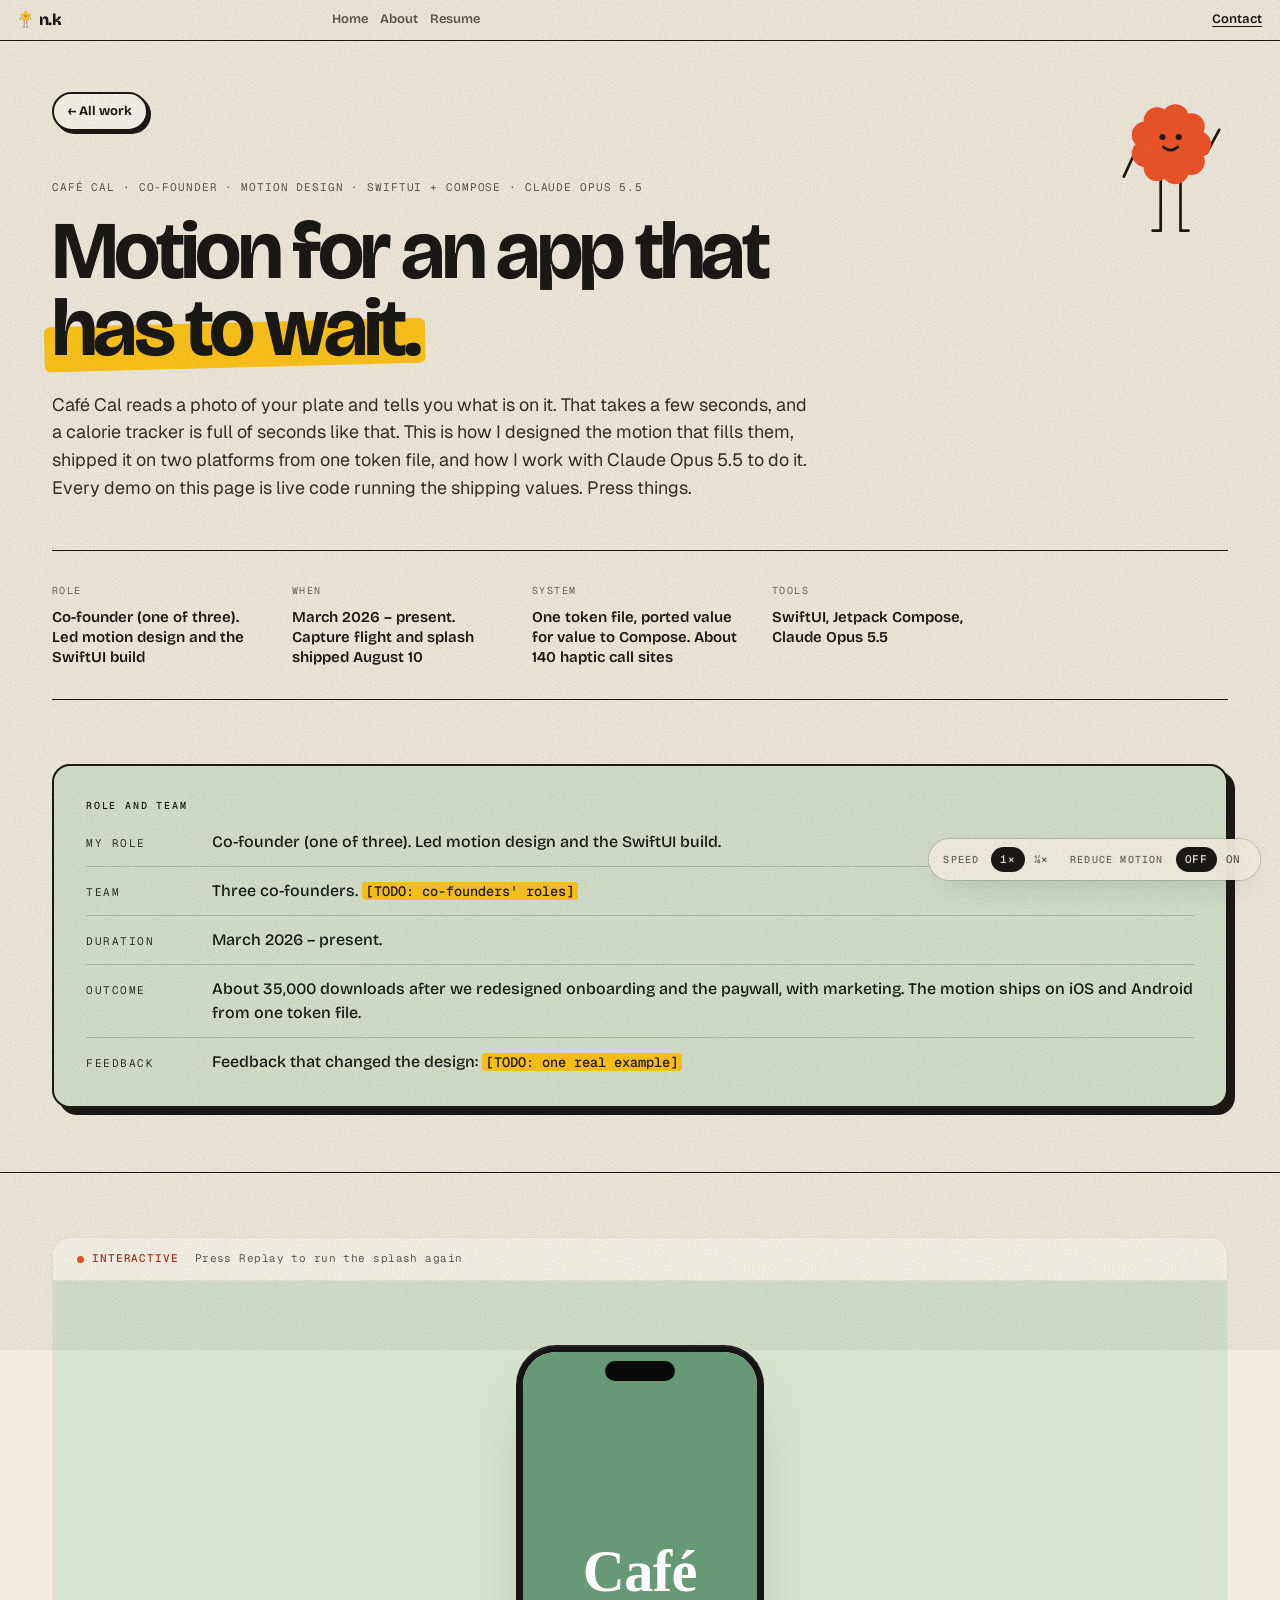
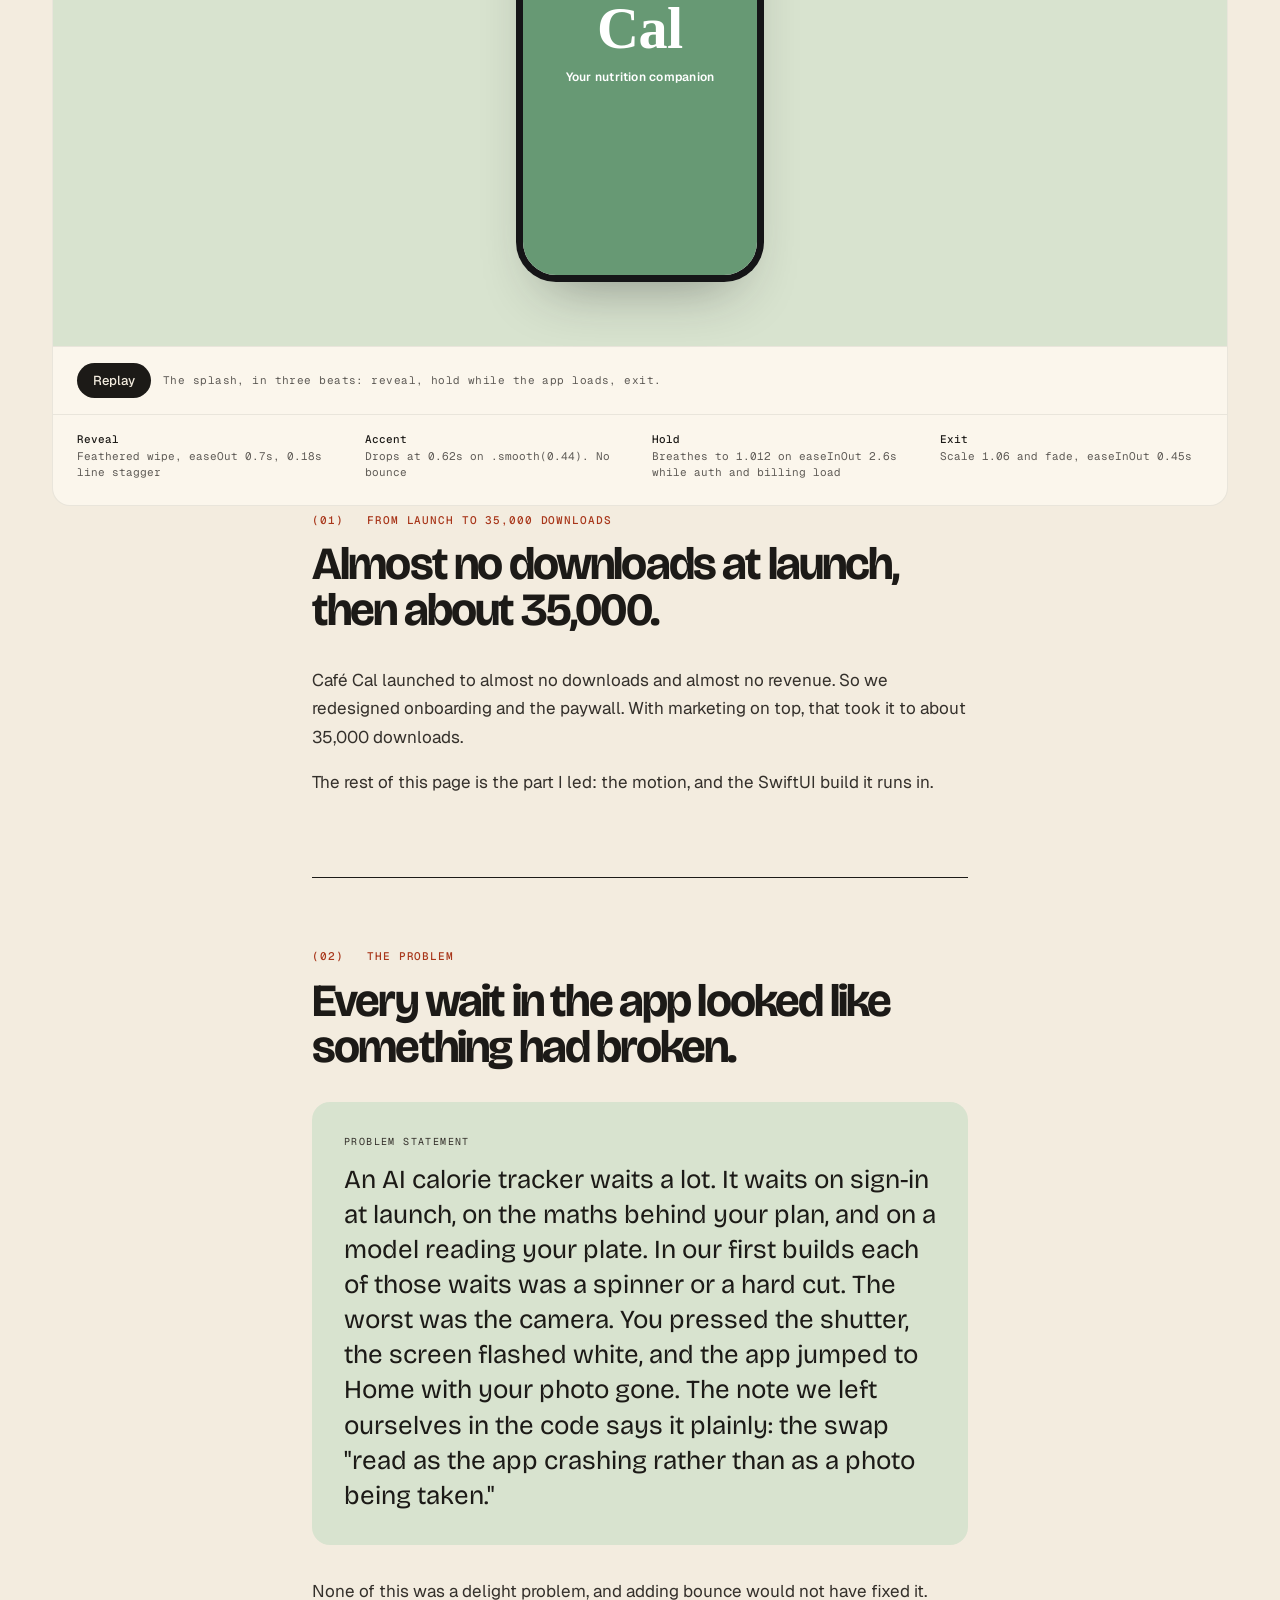
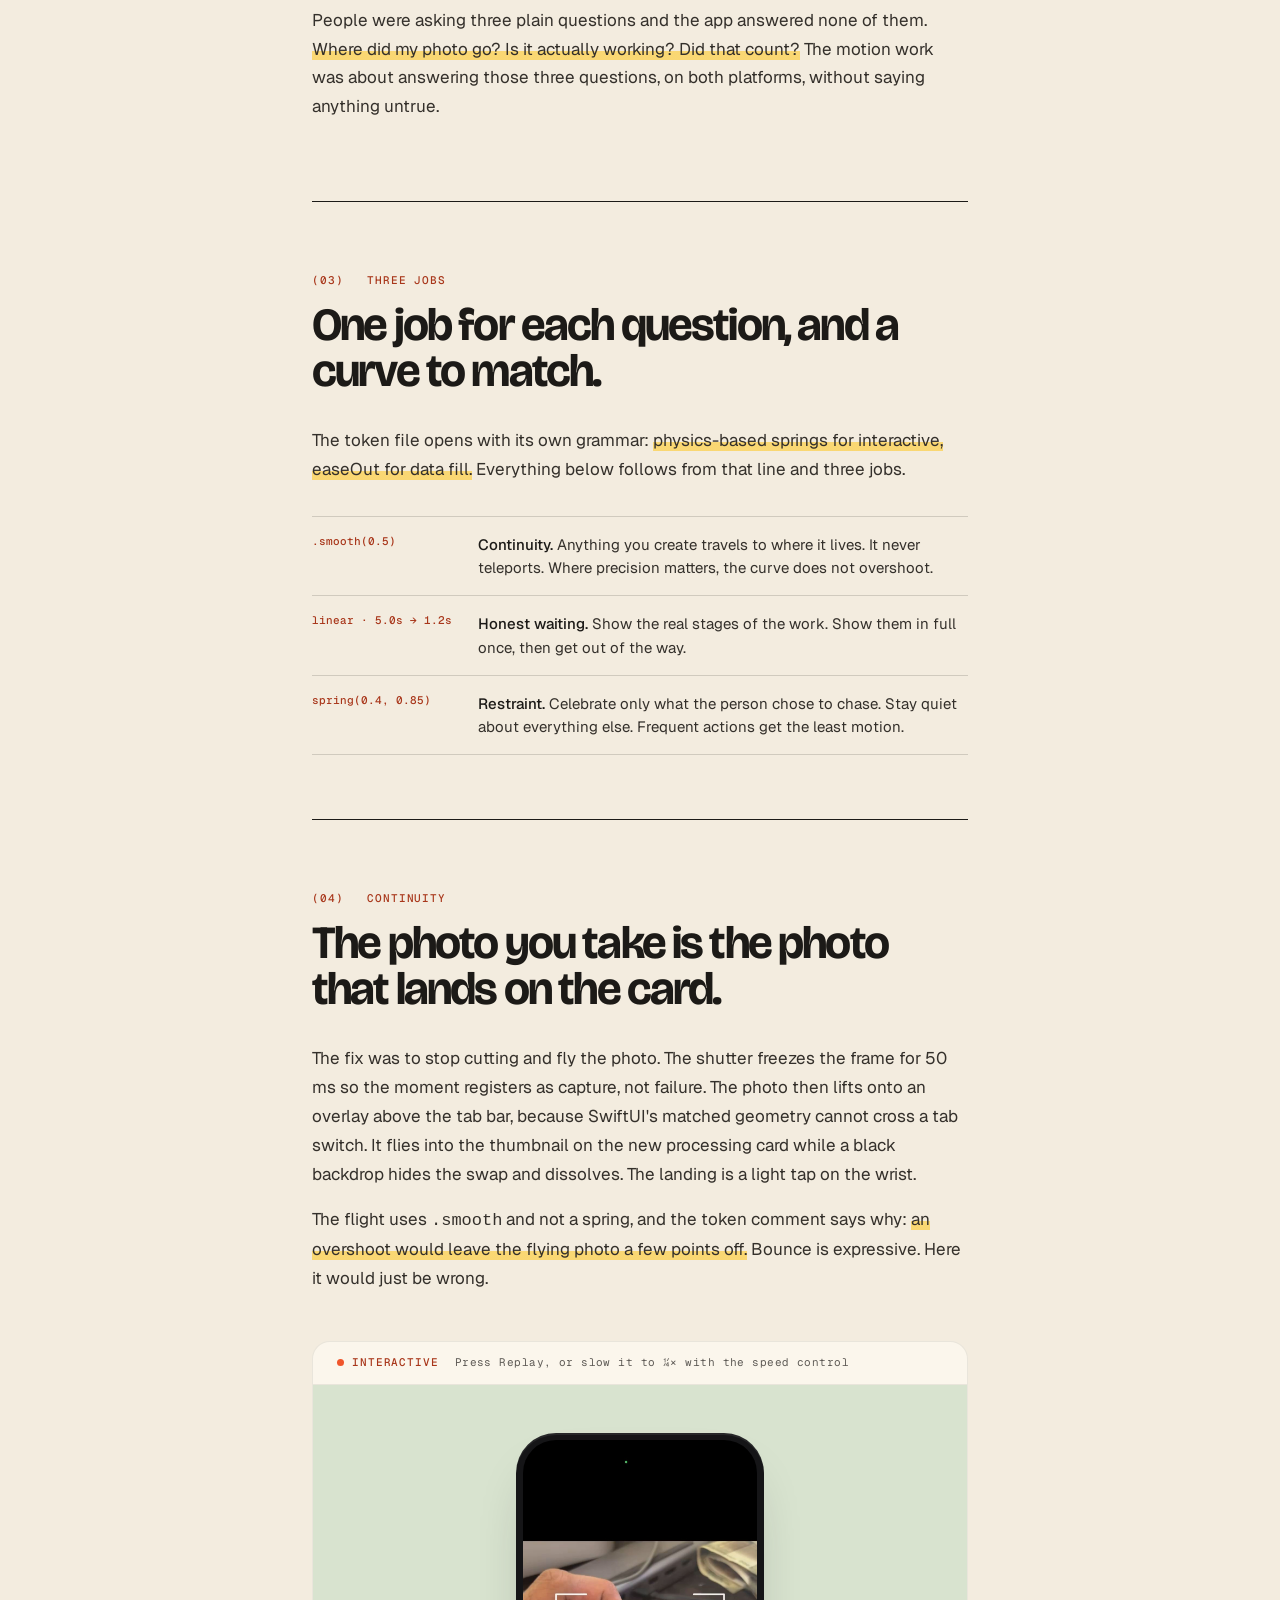
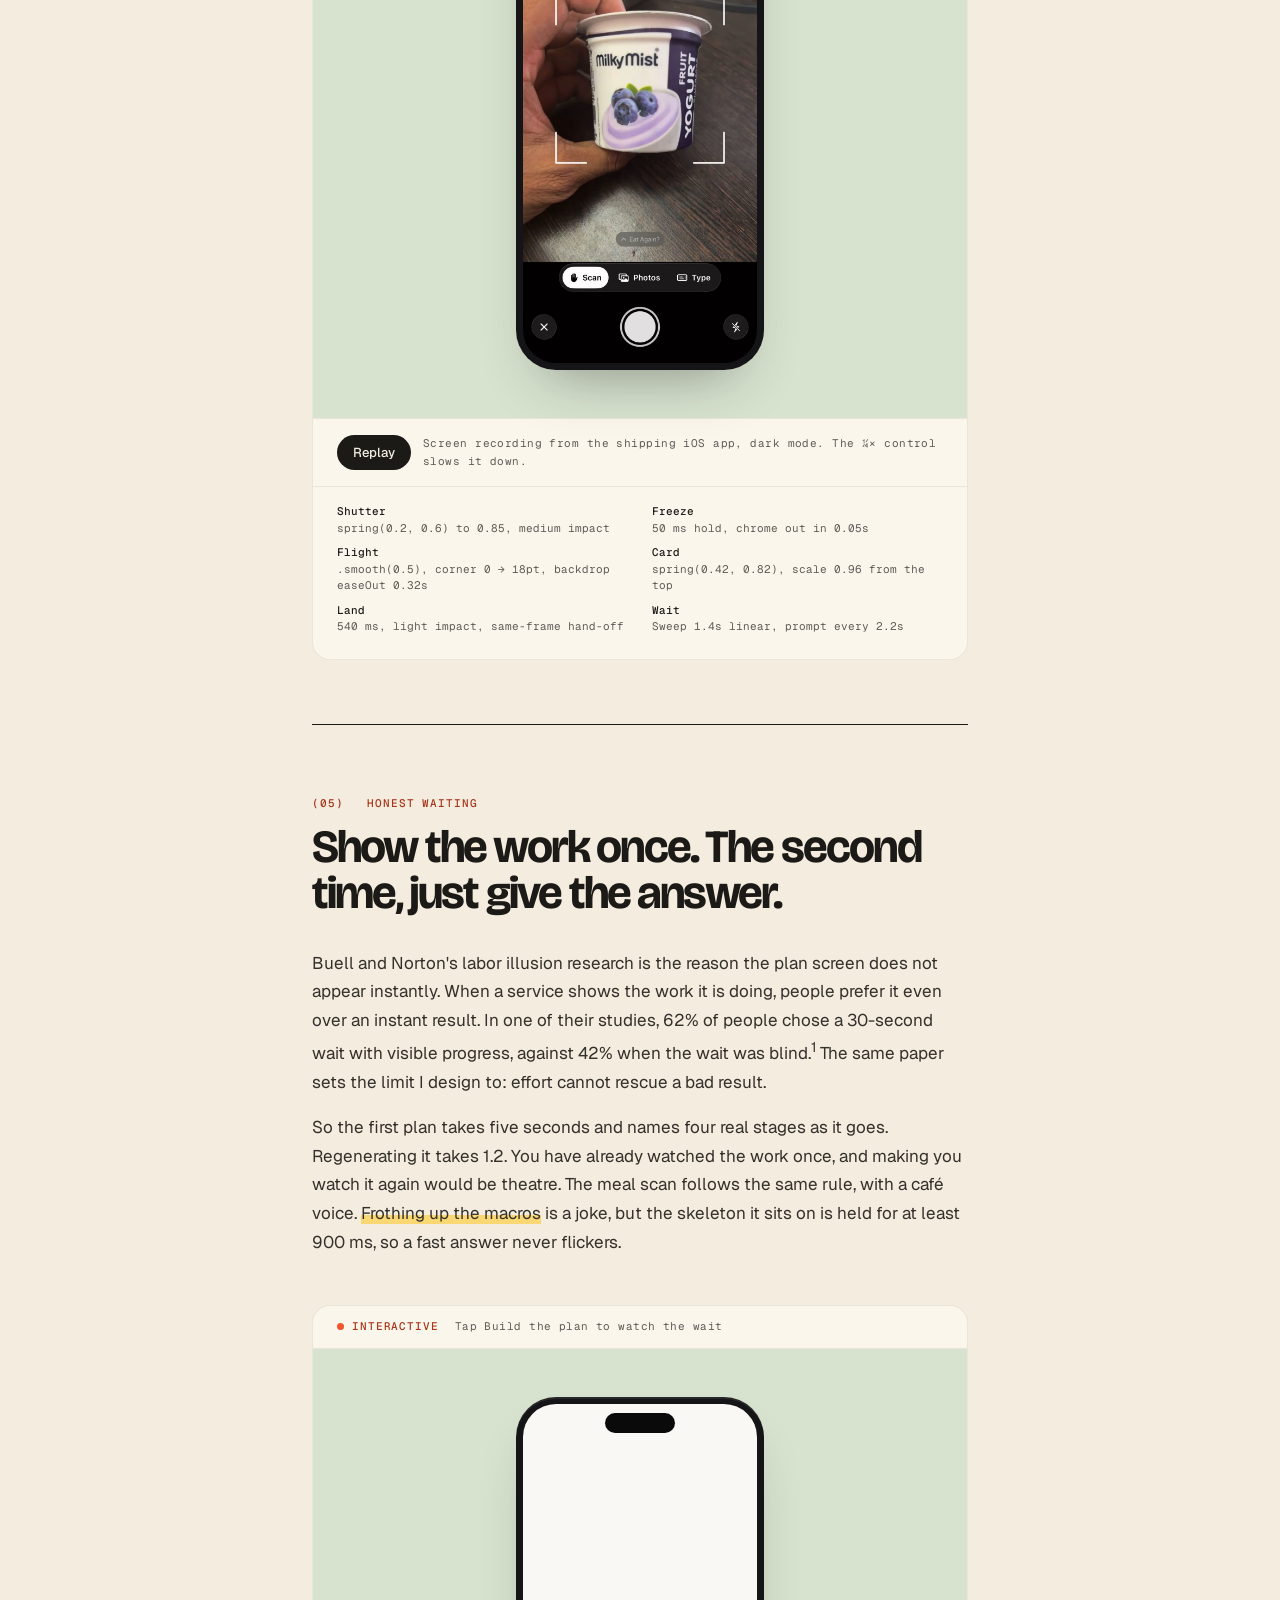
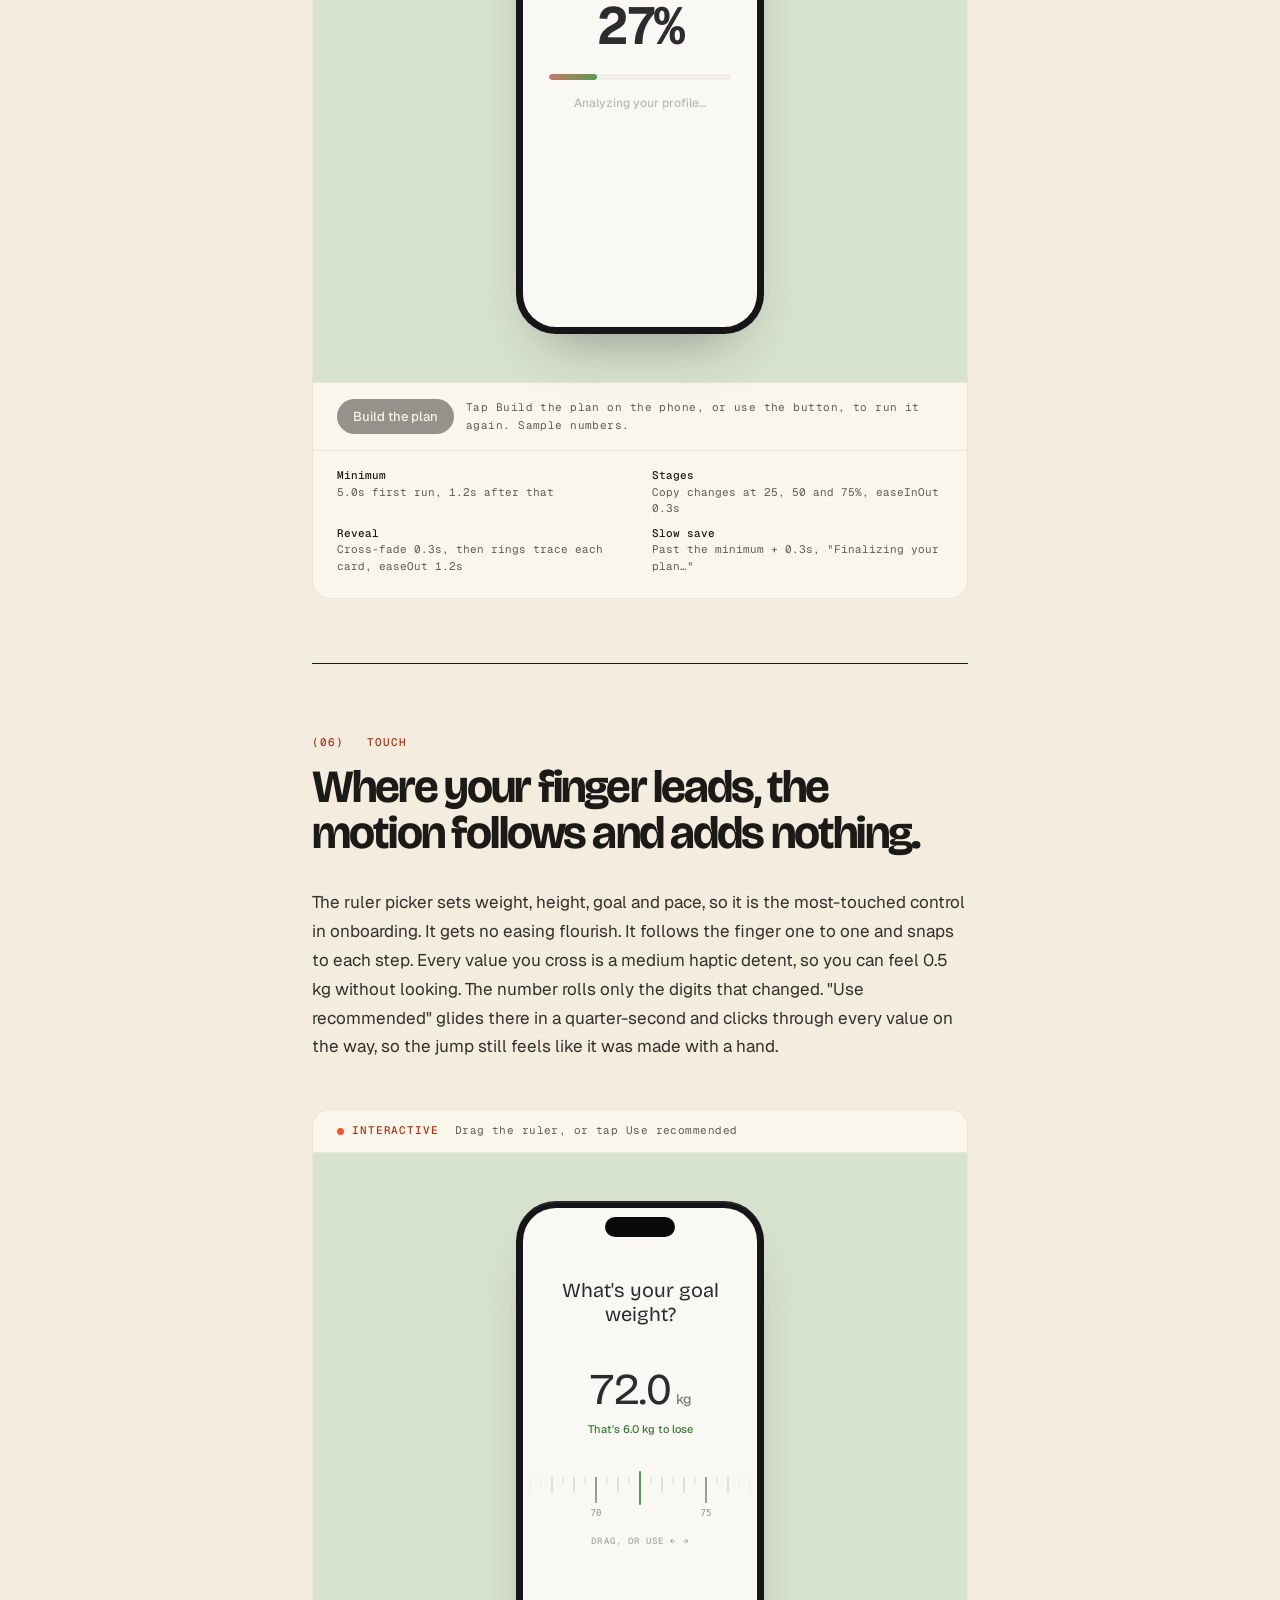
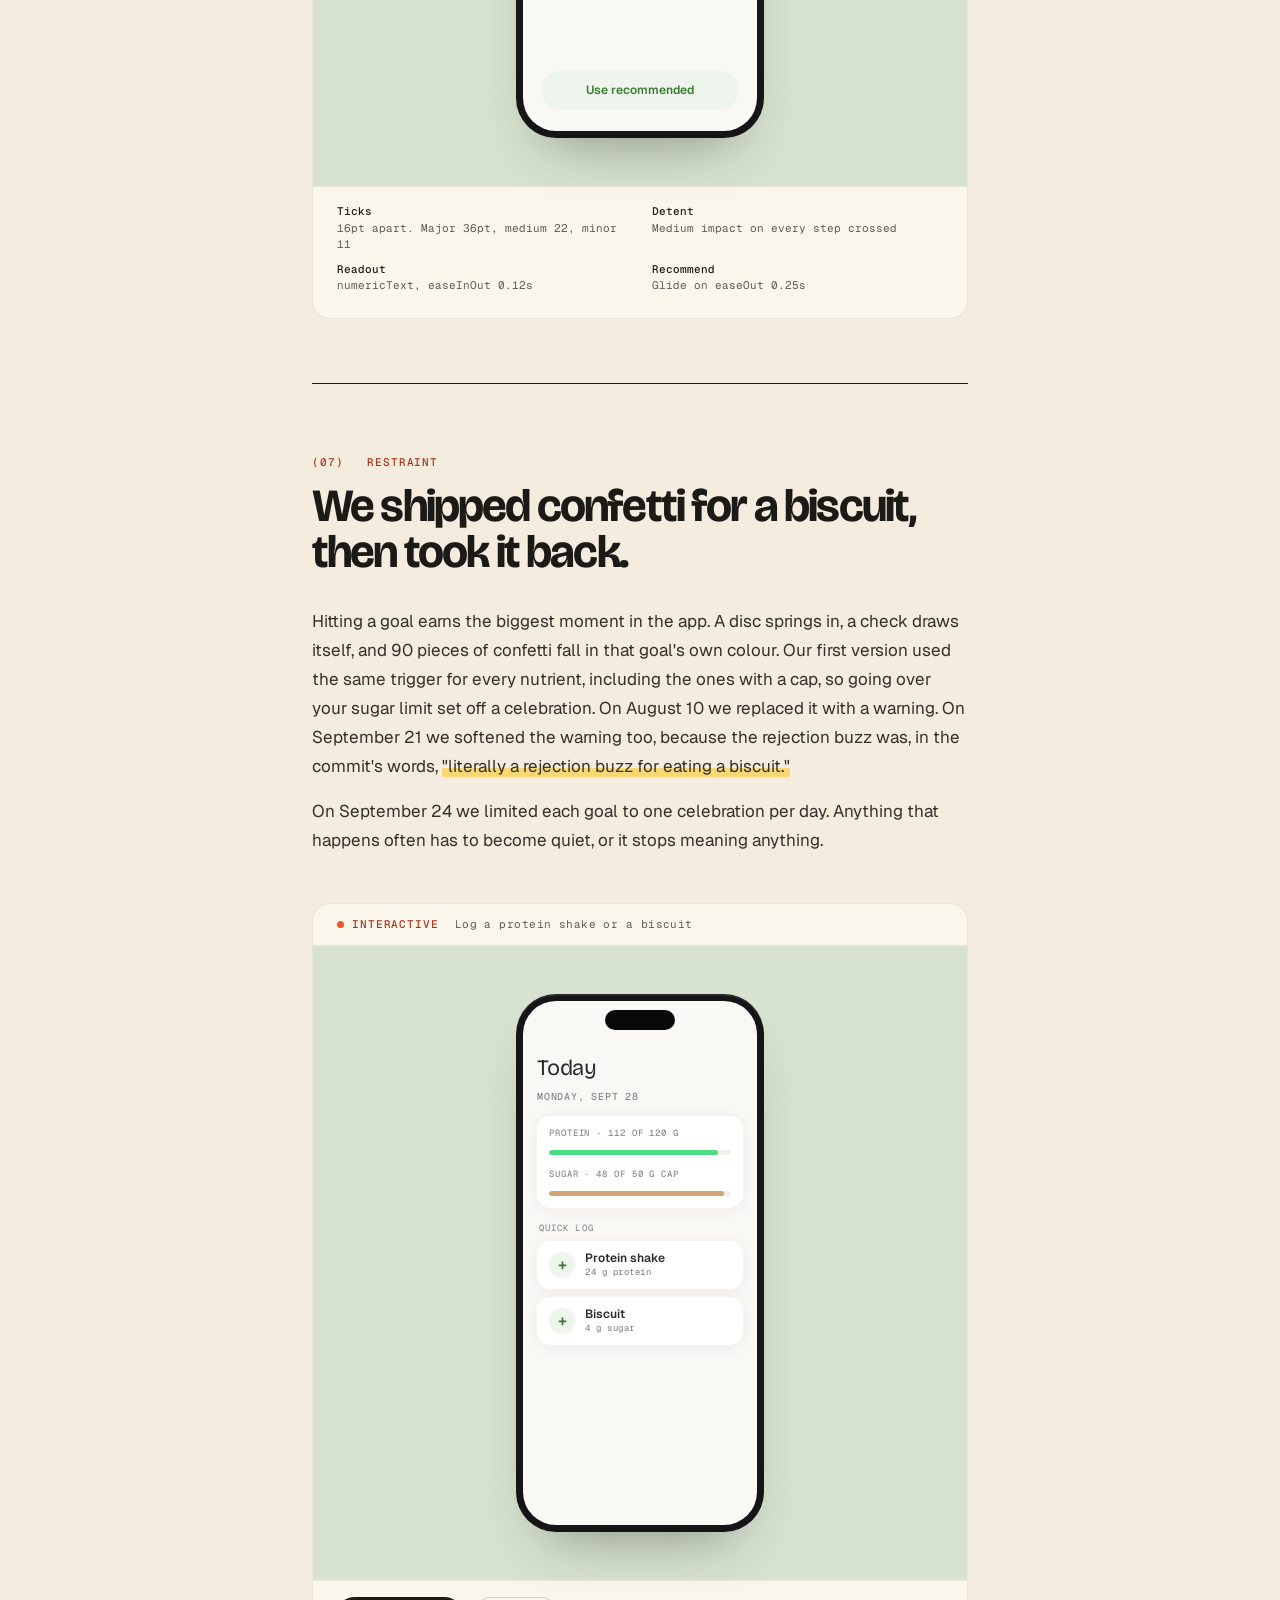
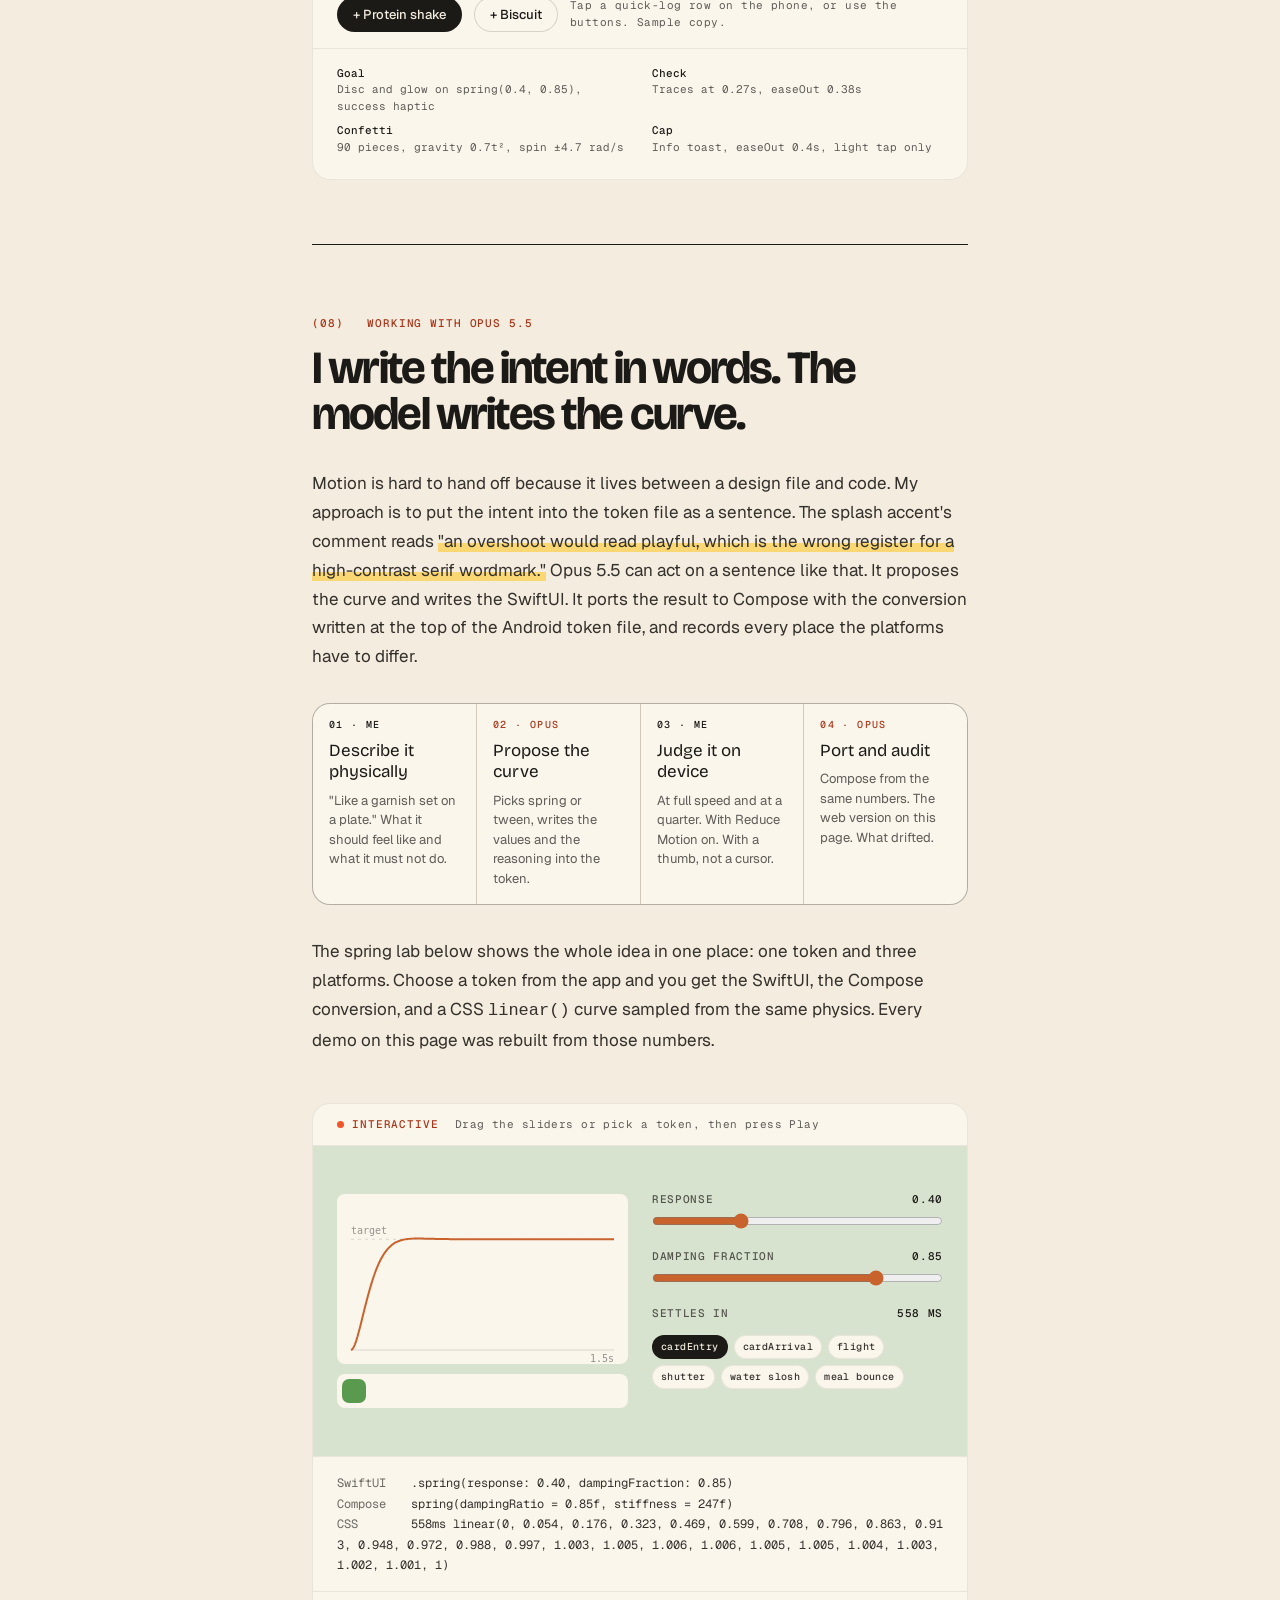
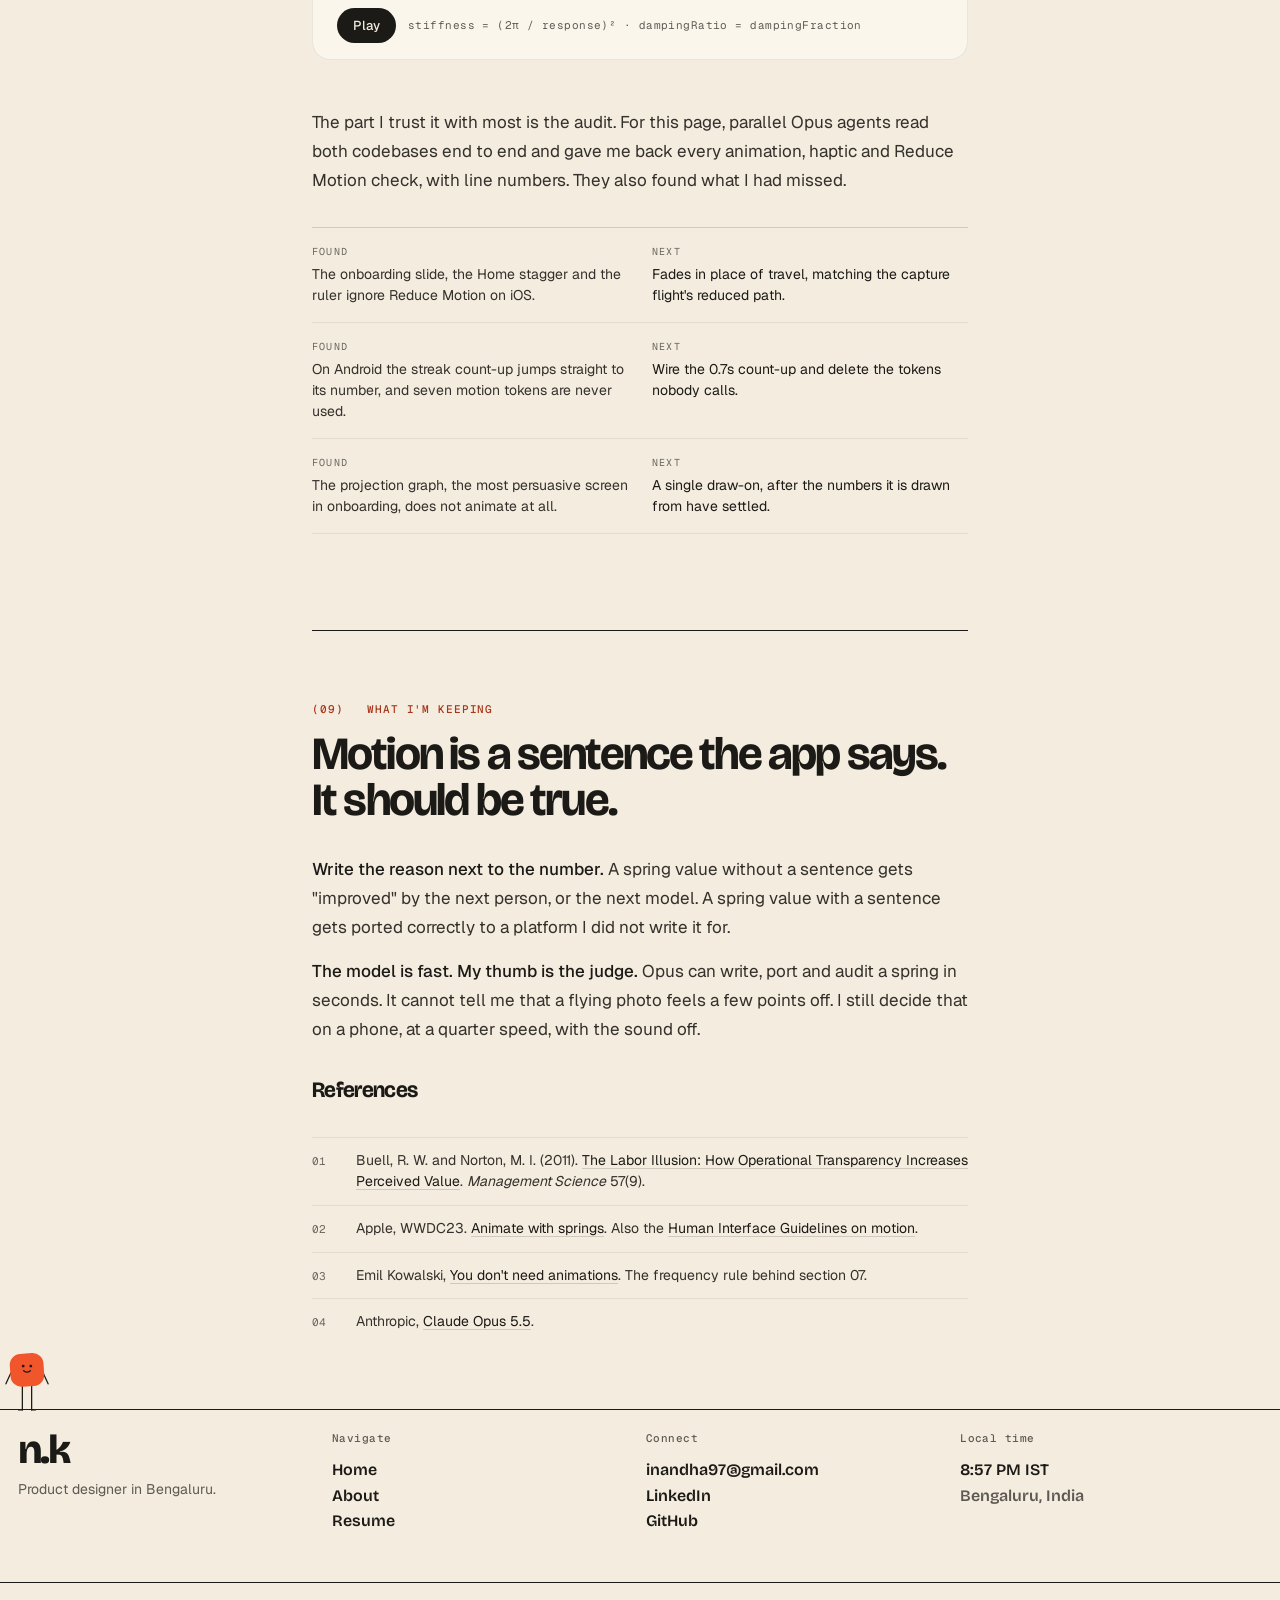
<file: CafeCal.html>
<!DOCTYPE html>
<html lang="en">
<head>
    <meta charset="UTF-8">
    <meta name="viewport" content="width=device-width, initial-scale=1.0, viewport-fit=cover">
    <title>Motion for an app that has to wait · Café Cal · Nandha Kumar</title>
    <meta name="description" content="An AI calorie tracker spends a lot of its life waiting. How I designed Café Cal's motion around three jobs, continuity, honest waiting and restraint, shipped it on iOS and Android from one token file, and use Claude Opus 5.5 to design, port and rebuild it. Every demo on the page is live code running the shipping values.">
    <link rel="icon" href="Images/Dark.png" media="(prefers-color-scheme: light)">
    <link rel="icon" href="Images/Light.png" media="(prefers-color-scheme: dark)">

    <link rel="preconnect" href="https://fonts.googleapis.com">
    <link rel="preconnect" href="https://fonts.gstatic.com" crossorigin>
    <link href="https://fonts.googleapis.com/css2?family=Bricolage+Grotesque:opsz,wght@12..96,400..800&family=Geist:wght@400;500;600&family=Geist+Mono:wght@400;500&family=Shrikhand&display=swap" rel="stylesheet">

    <link rel="stylesheet" href="site.css?v=20261012">
    <meta name="theme-color" content="#F3ECDF">
</head>
<body id="top" class="cs-tint-cafecal" data-motion-page>
    <div class="grain" aria-hidden="true"></div>

    <div class="cs-progress" aria-hidden="true"><span class="cs-progress__bar"></span></div>

    <header class="nav">
        <div class="nav__inner">
            <a href="index.html" class="nav__logo" aria-label="Nandha Kumar, home"><span class="blob" data-blob="star" data-color="#FFC61A"></span>n.k</a>
            <nav class="nav__links" id="primary-nav" aria-label="Primary">
                <a href="index.html">Home</a>
                <a href="about.html">About</a>
                <a href="resume.html">Resume</a>
            </nav>
            <a class="nav__cta" href="mailto:inandha97@gmail.com">Contact</a>
            <button class="nav__burger" type="button" aria-label="Menu" aria-expanded="false" aria-controls="primary-nav"><span></span></button>
        </div>
    </header>

    <main>

        <!-- Hero -->
        <section class="cs-hero">
            <span class="blob cs-hero__blob" data-blob="cloud" data-color="#F0552B" data-pose="wave" aria-hidden="true"></span>
            <div class="container">
                <a class="cs-back" href="index.html">← All work</a>

                <p class="cs-hero__tags reveal">Café Cal · Co-founder · Motion Design · SwiftUI + Compose · Claude Opus 5.5</p>
                <h1 class="cs-hero__title reveal">
                    Motion for an app that <span class="highlight">has to wait.</span>
                </h1>
                <p class="lede cs-hero__lede reveal">
                    Café Cal reads a photo of your plate and tells you what is on it. That takes a few seconds, and a calorie tracker is full of seconds like that. This is how I designed the motion that fills them, shipped it on two platforms from one token file, and how I work with Claude Opus 5.5 to do it. Every demo on this page is live code running the shipping values. Press things.
                </p>

                <dl class="cs-meta reveal">
                    <div>
                        <dt>Role</dt>
                        <dd>Co-founder (one of three). Led motion design and the SwiftUI build</dd>
                    </div>
                    <div>
                        <dt>When</dt>
                        <dd>March 2026 – present. Capture flight and splash shipped August 10</dd>
                    </div>
                    <div>
                        <dt>System</dt>
                        <dd>One token file, ported value for value to Compose. About 140 haptic call sites</dd>
                    </div>
                    <div>
                        <dt>Tools</dt>
                        <dd>SwiftUI, Jetpack Compose, Claude Opus 5.5</dd>
                    </div>
                </dl>

                <div class="cs-tldr reveal">
                    <div class="cs-tldr__label">Role and team</div>
                    <ul class="cs-tldr__list">
                        <li>
                            <span class="cs-tldr__key">My role</span>
                            <span class="cs-tldr__val">Co-founder (one of three). Led motion design and the SwiftUI build.</span>
                        </li>
                        <li>
                            <span class="cs-tldr__key">Team</span>
                            <span class="cs-tldr__val">Three co-founders. <mark class="todo">[TODO: co-founders' roles]</mark></span>
                        </li>
                        <li>
                            <span class="cs-tldr__key">Duration</span>
                            <span class="cs-tldr__val">March 2026 – present.</span>
                        </li>
                        <li>
                            <span class="cs-tldr__key">Outcome</span>
                            <span class="cs-tldr__val">About 35,000 downloads after we redesigned onboarding and the paywall, with marketing. The motion ships on iOS and Android from one token file.</span>
                        </li>
                        <li>
                            <span class="cs-tldr__key">Feedback</span>
                            <span class="cs-tldr__val">Feedback that changed the design: <mark class="todo">[TODO: one real example]</mark></span>
                        </li>
                    </ul>
                </div>
            </div>
        </section>

        <!-- Cover: the live splash -->
        <section class="container">
            <figure class="mo-demo mo-demo--cover reveal" data-demo="splash">
                <p class="mo-demo__try"><span class="mo-demo__try-dot" aria-hidden="true"></span><b>Interactive</b>Press Replay to run the splash again</p>
                <div class="mo-demo__stage">
                    <div class="mo-phone">
                        <div class="mo-screen">
                            <div class="sp-screen">
                                <div class="sp-word" aria-label="Café Cal">
                                    <span class="sp-line sp-line--1" aria-hidden="true">Cafe<span class="sp-acc"><span class="sp-ghost">Caf</span>é</span></span>
                                    <span class="sp-line sp-line--2" aria-hidden="true">Cal</span>
                                </div>
                                <div class="sp-tag">Your nutrition companion</div>
                            </div>
                            <div class="sp-home" aria-hidden="true">
                                <div class="sp-home__h">Today</div>
                                <div class="sp-home__d">Monday, Sept 28</div>
                                <div class="app-card" style="margin-top:18px">
                                    <div class="app-lbl">Remaining</div>
                                    <div class="app-kcal" style="margin-top:8px">1,240</div>
                                    <div class="app-track"><i></i></div>
                                </div>
                                <div class="app-row">
                                    <div class="app-chip"><span class="app-lbl">Protein</span><b>82 g</b></div>
                                    <div class="app-chip"><span class="app-lbl">Carbs</span><b>140 g</b></div>
                                    <div class="app-chip"><span class="app-lbl">Fats</span><b>38 g</b></div>
                                </div>
                            </div>
                        </div>
                    </div>
                </div>
                <div class="mo-demo__bar">
                    <button class="mo-btn" type="button" data-act="replay">Replay</button>
                    <p class="mo-demo__note">The splash, in three beats: reveal, hold while the app loads, exit.</p>
                </div>
                <figcaption class="mo-demo__spec">
                    <div><b>Reveal</b>Feathered wipe, easeOut 0.7s, 0.18s line stagger</div>
                    <div><b>Accent</b>Drops at 0.62s on .smooth(0.44). No bounce</div>
                    <div><b>Hold</b>Breathes to 1.012 on easeInOut 2.6s while auth and billing load</div>
                    <div><b>Exit</b>Scale 1.06 and fade, easeInOut 0.45s</div>
                </figcaption>
            </figure>
        </section>

        <div class="container--prose">

            <!-- 01. Launch to downloads -->
            <section class="cs-section reveal">
                <header class="cs-section__head">
                    <span class="eyebrow eyebrow--accent cs-section__eyebrow">(01) &nbsp; From launch to 35,000 downloads</span>
                    <h2 class="h2 cs-section__title">Almost no downloads at launch, then about 35,000.</h2>
                </header>
                <div class="cs-prose">
                    <p>Café Cal launched to almost no downloads and almost no revenue. So we redesigned onboarding and the paywall. With marketing on top, that took it to about 35,000 downloads.</p>
                    <p>The rest of this page is the part I led: the motion, and the SwiftUI build it runs in.</p>
                </div>
            </section>

            <!-- 02. The problem -->
            <section class="cs-section reveal">
                <header class="cs-section__head">
                    <span class="eyebrow eyebrow--accent cs-section__eyebrow">(02) &nbsp; The problem</span>
                    <h2 class="h2 cs-section__title">Every wait in the app looked like something had broken.</h2>
                </header>

                <div class="cs-problem">
                    <div class="cs-problem__label">Problem statement</div>
                    <p class="cs-problem__text">An AI calorie tracker waits a lot. It waits on sign-in at launch, on the maths behind your plan, and on a model reading your plate. In our first builds each of those waits was a spinner or a hard cut. The worst was the camera. You pressed the shutter, the screen flashed white, and the app jumped to Home with your photo gone. The note we left ourselves in the code says it plainly: the swap "read as the app crashing rather than as a photo being taken."</p>
                </div>

                <div class="cs-prose">
                    <p>None of this was a delight problem, and adding bounce would not have fixed it. People were asking three plain questions and the app answered none of them. <em>Where did my photo go? Is it actually working? Did that count?</em> The motion work was about answering those three questions, on both platforms, without saying anything untrue.</p>
                </div>
            </section>

            <!-- 02. Principles -->
            <section class="cs-section reveal">
                <header class="cs-section__head">
                    <span class="eyebrow eyebrow--accent cs-section__eyebrow">(03) &nbsp; Three jobs</span>
                    <h2 class="h2 cs-section__title">One job for each question, and a curve to match.</h2>
                </header>
                <div class="cs-prose">
                    <p>The token file opens with its own grammar: <em>physics-based springs for interactive, easeOut for data fill.</em> Everything below follows from that line and three jobs.</p>
                </div>
                <ol class="mo-rules">
                    <li><code>.smooth(0.5)</code><p><strong>Continuity.</strong> Anything you create travels to where it lives. It never teleports. Where precision matters, the curve does not overshoot.</p></li>
                    <li><code>linear · 5.0s → 1.2s</code><p><strong>Honest waiting.</strong> Show the real stages of the work. Show them in full once, then get out of the way.</p></li>
                    <li><code>spring(0.4, 0.85)</code><p><strong>Restraint.</strong> Celebrate only what the person chose to chase. Stay quiet about everything else. Frequent actions get the least motion.</p></li>
                </ol>
            </section>

            <!-- 03. Continuity -->
            <section class="cs-section reveal">
                <header class="cs-section__head">
                    <span class="eyebrow eyebrow--accent cs-section__eyebrow">(04) &nbsp; Continuity</span>
                    <h2 class="h2 cs-section__title">The photo you take is the photo that lands on the card.</h2>
                </header>
                <div class="cs-prose">
                    <p>The fix was to stop cutting and fly the photo. The shutter freezes the frame for 50 ms so the moment registers as capture, not failure. The photo then lifts onto an overlay above the tab bar, because SwiftUI's matched geometry cannot cross a tab switch. It flies into the thumbnail on the new processing card while a black backdrop hides the swap and dissolves. The landing is a light tap on the wrist.</p>
                    <p>The flight uses <code>.smooth</code> and not a spring, and the token comment says why: <em>an overshoot would leave the flying photo a few points off.</em> Bounce is expressive. Here it would just be wrong.</p>
                </div>

                <figure class="mo-demo" data-demo="capture">
                    <p class="mo-demo__try"><span class="mo-demo__try-dot" aria-hidden="true"></span><b>Interactive</b>Press Replay, or slow it to ¼× with the speed control</p>
                    <div class="mo-demo__stage">
                        <div class="mo-phone">
                            <div class="mo-screen mo-screen--video">
                                <video class="mo-video no-zoom" muted playsinline loop preload="metadata" poster="Images/CafeCal/motion/capture-flight-poster.jpg" aria-label="Screen recording of Café Cal on iPhone: the shutter is pressed, the frame freezes, and the photo flies into the processing card on Home">
                                    <source src="Images/CafeCal/motion/capture-flight.mp4" type="video/mp4">
                                </video>
                            </div>
                        </div>
                    </div>
                    <div class="mo-demo__bar">
                        <button class="mo-btn" type="button" data-act="video-replay">Replay</button>
                        <p class="mo-demo__note">Screen recording from the shipping iOS app, dark mode. The ¼× control slows it down.</p>
                    </div>
                    <figcaption class="mo-demo__spec">
                        <div><b>Shutter</b>spring(0.2, 0.6) to 0.85, medium impact</div>
                        <div><b>Freeze</b>50 ms hold, chrome out in 0.05s</div>
                        <div><b>Flight</b>.smooth(0.5), corner 0 → 18pt, backdrop easeOut 0.32s</div>
                        <div><b>Card</b>spring(0.42, 0.82), scale 0.96 from the top</div>
                        <div><b>Land</b>540 ms, light impact, same-frame hand-off</div>
                        <div><b>Wait</b>Sweep 1.4s linear, prompt every 2.2s</div>
                    </figcaption>
                </figure>
            </section>

            <!-- 04. Honest waiting -->
            <section class="cs-section reveal">
                <header class="cs-section__head">
                    <span class="eyebrow eyebrow--accent cs-section__eyebrow">(05) &nbsp; Honest waiting</span>
                    <h2 class="h2 cs-section__title">Show the work once. The second time, just give the answer.</h2>
                </header>
                <div class="cs-prose">
                    <p>Buell and Norton's labor illusion research is the reason the plan screen does not appear instantly. When a service shows the work it is doing, people prefer it even over an instant result. In one of their studies, 62% of people chose a 30-second wait with visible progress, against 42% when the wait was blind.<sup>1</sup> The same paper sets the limit I design to: effort cannot rescue a bad result.</p>
                    <p>So the first plan takes five seconds and names four real stages as it goes. Regenerating it takes 1.2. You have already watched the work once, and making you watch it again would be theatre. The meal scan follows the same rule, with a café voice. <em>Frothing up the macros</em> is a joke, but the skeleton it sits on is held for at least 900 ms, so a fast answer never flickers.</p>
                </div>

                <figure class="mo-demo" data-demo="calc">
                    <p class="mo-demo__try"><span class="mo-demo__try-dot" aria-hidden="true"></span><b>Interactive</b>Tap Build the plan to watch the wait</p>
                    <div class="mo-demo__stage">
                        <div class="mo-phone">
                            <div class="mo-screen">
                                <div class="calc-view">
                                    <div class="calc-pct" aria-live="off">0%</div>
                                    <div class="calc-track"><div class="calc-fill"></div></div>
                                    <div class="calc-status"><span>Analyzing your profile…</span></div>
                                </div>
                                <div class="calc-reveal">
                                    <div class="calc-title">Your plan is ready</div>
                                    <div class="calc-sub">Built from your answers. Every number cites its source.</div>
                                    <div class="calc-grid">
                                        <div class="calc-card">
                                            <svg viewBox="0 0 100 92"><rect x="2" y="2" width="96" height="88" rx="13" stroke="#FF8C00" opacity=".15"/><rect class="calc-ring" x="2" y="2" width="96" height="88" rx="13" stroke="#FF8C00" pathLength="1"/></svg>
                                            <div class="calc-val"><b>1,850</b><small>Calories</small></div>
                                        </div>
                                        <div class="calc-card">
                                            <svg viewBox="0 0 100 92"><rect x="2" y="2" width="96" height="88" rx="13" stroke="#60A5FA" opacity=".15"/><rect class="calc-ring" x="2" y="2" width="96" height="88" rx="13" stroke="#60A5FA" pathLength="1"/></svg>
                                            <div class="calc-val"><b>210g</b><small>Carbs</small></div>
                                        </div>
                                        <div class="calc-card">
                                            <svg viewBox="0 0 100 92"><rect x="2" y="2" width="96" height="88" rx="13" stroke="#4ADE80" opacity=".15"/><rect class="calc-ring" x="2" y="2" width="96" height="88" rx="13" stroke="#4ADE80" pathLength="1"/></svg>
                                            <div class="calc-val"><b>120g</b><small>Protein</small></div>
                                        </div>
                                        <div class="calc-card">
                                            <svg viewBox="0 0 100 92"><rect x="2" y="2" width="96" height="88" rx="13" stroke="#FACC15" opacity=".15"/><rect class="calc-ring" x="2" y="2" width="96" height="88" rx="13" stroke="#FACC15" pathLength="1"/></svg>
                                            <div class="calc-val"><b>60g</b><small>Fats</small></div>
                                        </div>
                                    </div>
                                    <div class="calc-cite">Cites 5 peer-reviewed sources</div>
                                    <button class="rl-rec calc-cta" type="button" data-act="calc">Build the plan</button>
                                </div>
                            </div>
                            <div class="mo-haptic" aria-live="polite"></div>
                        </div>
                    </div>
                    <div class="mo-demo__bar">
                        <button class="mo-btn" type="button" data-act="calc">Build the plan</button>
                        <p class="mo-demo__note">Tap Build the plan on the phone, or use the button, to run it again. Sample numbers.</p>
                    </div>
                    <figcaption class="mo-demo__spec">
                        <div><b>Minimum</b>5.0s first run, 1.2s after that</div>
                        <div><b>Stages</b>Copy changes at 25, 50 and 75%, easeInOut 0.3s</div>
                        <div><b>Reveal</b>Cross-fade 0.3s, then rings trace each card, easeOut 1.2s</div>
                        <div><b>Slow save</b>Past the minimum + 0.3s, "Finalizing your plan…"</div>
                    </figcaption>
                </figure>
            </section>

            <!-- 05. Touch -->
            <section class="cs-section reveal">
                <header class="cs-section__head">
                    <span class="eyebrow eyebrow--accent cs-section__eyebrow">(06) &nbsp; Touch</span>
                    <h2 class="h2 cs-section__title">Where your finger leads, the motion follows and adds nothing.</h2>
                </header>
                <div class="cs-prose">
                    <p>The ruler picker sets weight, height, goal and pace, so it is the most-touched control in onboarding. It gets no easing flourish. It follows the finger one to one and snaps to each step. Every value you cross is a medium haptic detent, so you can feel 0.5 kg without looking. The number rolls only the digits that changed. "Use recommended" glides there in a quarter-second and clicks through every value on the way, so the jump still feels like it was made with a hand.</p>
                </div>

                <figure class="mo-demo" data-demo="ruler">
                    <p class="mo-demo__try"><span class="mo-demo__try-dot" aria-hidden="true"></span><b>Interactive</b>Drag the ruler, or tap Use recommended</p>
                    <div class="mo-demo__stage">
                        <div class="mo-phone">
                            <div class="mo-screen">
                                <div class="rl-view">
                                    <div class="rl-q">What's your goal weight?</div>
                                    <div class="rl-readout" aria-live="polite"><small>kg</small></div>
                                    <div class="rl-sub"></div>
                                    <div class="rl-wrap">
                                        <canvas class="rl-canvas" tabindex="0" role="slider" aria-label="Goal weight, drag or use the arrow keys"></canvas>
                                        <div class="rl-needle"></div>
                                    </div>
                                    <div class="rl-hint">Drag, or use ← →</div>
                                    <button class="rl-rec" type="button" data-act="recommend">Use recommended</button>
                                </div>
                            </div>
                            <div class="mo-haptic" aria-live="off"></div>
                        </div>
                    </div>
                    <figcaption class="mo-demo__spec">
                        <div><b>Ticks</b>16pt apart. Major 36pt, medium 22, minor 11</div>
                        <div><b>Detent</b>Medium impact on every step crossed</div>
                        <div><b>Readout</b>numericText, easeInOut 0.12s</div>
                        <div><b>Recommend</b>Glide on easeOut 0.25s</div>
                    </figcaption>
                </figure>
            </section>

            <!-- 06. Restraint -->
            <section class="cs-section reveal">
                <header class="cs-section__head">
                    <span class="eyebrow eyebrow--accent cs-section__eyebrow">(07) &nbsp; Restraint</span>
                    <h2 class="h2 cs-section__title">We shipped confetti for a biscuit, then took it back.</h2>
                </header>
                <div class="cs-prose">
                    <p>Hitting a goal earns the biggest moment in the app. A disc springs in, a check draws itself, and 90 pieces of confetti fall in that goal's own colour. Our first version used the same trigger for every nutrient, including the ones with a cap, so going over your sugar limit set off a celebration. On August 10 we replaced it with a warning. On September 21 we softened the warning too, because the rejection buzz was, in the commit's words, <em>"literally a rejection buzz for eating a biscuit."</em></p>
                    <p>On September 24 we limited each goal to one celebration per day. Anything that happens often has to become quiet, or it stops meaning anything.</p>
                </div>

                <figure class="mo-demo" data-demo="celebrate">
                    <p class="mo-demo__try"><span class="mo-demo__try-dot" aria-hidden="true"></span><b>Interactive</b>Log a protein shake or a biscuit</p>
                    <div class="mo-demo__stage">
                        <div class="mo-phone">
                            <div class="mo-screen">
                                <div class="cb-idle">
                                    <div class="sp-home__h">Today</div>
                                    <div class="sp-home__d">Monday, Sept 28</div>
                                    <div class="app-card" style="margin-top:14px">
                                        <div class="app-lbl">Protein · 112 of 120 g</div>
                                        <div class="app-track"><i style="width:93%;background:#4ADE80"></i></div>
                                        <div class="app-lbl" style="margin-top:14px">Sugar · 48 of 50 g cap</div>
                                        <div class="app-track"><i style="width:96%;background:#D4A574"></i></div>
                                    </div>
                                    <div class="app-sec">Quick log</div>
                                    <button class="cb-log" type="button" data-act="goal"><span class="cb-log__plus">+</span><span><b>Protein shake</b><small>24 g protein</small></span></button>
                                    <button class="cb-log" type="button" data-act="cap"><span class="cb-log__plus">+</span><span><b>Biscuit</b><small>4 g sugar</small></span></button>
                                </div>
                                <div class="cb-toast"><i>i</i><div><b>You're past today's sugar cap</b><span>52 of 50 g. Good to know, nothing to fix.</span></div></div>
                                <div class="cb-sheet">
                                    <div class="cb-glow"></div>
                                    <div class="cb-disc"><svg viewBox="0 0 50 50"><path class="cb-check" pathLength="1" d="M12 26 L22 35 L39 15"/></svg></div>
                                    <div class="cb-h cb-fade">Protein goal hit</div>
                                    <div class="cb-p cb-fade">120 of 120 g today.</div>
                                    <button class="cb-cta cb-fade" type="button" data-act="dismiss">Nice</button>
                                </div>
                                <canvas class="cb-confetti"></canvas>
                            </div>
                            <div class="mo-haptic" aria-live="polite"></div>
                        </div>
                    </div>
                    <div class="mo-demo__bar">
                        <button class="mo-btn" type="button" data-act="goal">+ Protein shake</button>
                        <button class="mo-btn mo-btn--ghost" type="button" data-act="cap">+ Biscuit</button>
                        <p class="mo-demo__note">Tap a quick-log row on the phone, or use the buttons. Sample copy.</p>
                    </div>
                    <figcaption class="mo-demo__spec">
                        <div><b>Goal</b>Disc and glow on spring(0.4, 0.85), success haptic</div>
                        <div><b>Check</b>Traces at 0.27s, easeOut 0.38s</div>
                        <div><b>Confetti</b>90 pieces, gravity 0.7t², spin ±4.7 rad/s</div>
                        <div><b>Cap</b>Info toast, easeOut 0.4s, light tap only</div>
                    </figcaption>
                </figure>
            </section>

            <!-- 07. Working with Opus -->
            <section class="cs-section reveal">
                <header class="cs-section__head">
                    <span class="eyebrow eyebrow--accent cs-section__eyebrow">(08) &nbsp; Working with Opus 5.5</span>
                    <h2 class="h2 cs-section__title">I write the intent in words. The model writes the curve.</h2>
                </header>
                <div class="cs-prose">
                    <p>Motion is hard to hand off because it lives between a design file and code. My approach is to put the intent into the token file as a sentence. The splash accent's comment reads <em>"an overshoot would read playful, which is the wrong register for a high-contrast serif wordmark."</em> Opus 5.5 can act on a sentence like that. It proposes the curve and writes the SwiftUI. It ports the result to Compose with the conversion written at the top of the Android token file, and records every place the platforms have to differ.</p>
                </div>

                <div class="mo-loop">
                    <div class="is-you"><span>01 · Me</span><b>Describe it physically</b><p>"Like a garnish set on a plate." What it should feel like and what it must not do.</p></div>
                    <div><span>02 · Opus</span><b>Propose the curve</b><p>Picks spring or tween, writes the values and the reasoning into the token.</p></div>
                    <div class="is-you"><span>03 · Me</span><b>Judge it on device</b><p>At full speed and at a quarter. With Reduce Motion on. With a thumb, not a cursor.</p></div>
                    <div><span>04 · Opus</span><b>Port and audit</b><p>Compose from the same numbers. The web version on this page. What drifted.</p></div>
                </div>

                <div class="cs-prose" style="margin-top:var(--s-6)">
                    <p>The spring lab below shows the whole idea in one place: one token and three platforms. Choose a token from the app and you get the SwiftUI, the Compose conversion, and a CSS <code>linear()</code> curve sampled from the same physics. Every demo on this page was rebuilt from those numbers.</p>
                </div>

                <figure class="mo-demo" data-demo="lab">
                    <p class="mo-demo__try"><span class="mo-demo__try-dot" aria-hidden="true"></span><b>Interactive</b>Drag the sliders or pick a token, then press Play</p>
                    <div class="mo-demo__stage">
                        <div class="lab">
                            <div>
                                <canvas class="lab-plot" aria-label="Spring response curve"></canvas>
                                <div class="lab-lane"><div class="lab-dot"></div></div>
                            </div>
                            <div class="lab-ctrl">
                                <label>Response <output data-out="response">0.40</output></label>
                                <input type="range" name="response" min="0.15" max="1" step="0.01" value="0.4">
                                <label>Damping fraction <output data-out="damping">0.85</output></label>
                                <input type="range" name="damping" min="0.3" max="1" step="0.01" value="0.85">
                                <label>Settles in <output data-out="settle">–</output></label>
                                <div class="lab-presets">
                                    <button type="button" data-preset="0.4,0.85" aria-pressed="true">cardEntry</button>
                                    <button type="button" data-preset="0.42,0.82" aria-pressed="false">cardArrival</button>
                                    <button type="button" data-preset="0.5,1" aria-pressed="false">flight</button>
                                    <button type="button" data-preset="0.2,0.6" aria-pressed="false">shutter</button>
                                    <button type="button" data-preset="0.45,0.55" aria-pressed="false">water slosh</button>
                                    <button type="button" data-preset="0.25,0.5" aria-pressed="false">meal bounce</button>
                                </div>
                            </div>
                        </div>
                    </div>
                    <div class="lab-code">
                        <div><span>SwiftUI</span><code data-code="swift"></code></div>
                        <div><span>Compose</span><code data-code="compose"></code></div>
                        <div><span>CSS</span><code data-code="css"></code></div>
                    </div>
                    <div class="mo-demo__bar">
                        <button class="mo-btn" type="button" data-act="lab-play">Play</button>
                        <p class="mo-demo__note">stiffness = (2π / response)² · dampingRatio = dampingFraction</p>
                    </div>
                </figure>

                <div class="cs-prose" style="margin-top:var(--s-8)">
                    <p>The part I trust it with most is the audit. For this page, parallel Opus agents read both codebases end to end and gave me back every animation, haptic and Reduce Motion check, with line numbers. They also found what I had missed.</p>
                </div>
                <div class="cs-fixes">
                    <div class="cs-fix">
                        <div><span class="cs-fix__k">Found</span><div class="cs-fix__before">The onboarding slide, the Home stagger and the ruler ignore Reduce Motion on iOS.</div></div>
                        <div><span class="cs-fix__k">Next</span><div class="cs-fix__after">Fades in place of travel, matching the capture flight's reduced path.</div></div>
                    </div>
                    <div class="cs-fix">
                        <div><span class="cs-fix__k">Found</span><div class="cs-fix__before">On Android the streak count-up jumps straight to its number, and seven motion tokens are never used.</div></div>
                        <div><span class="cs-fix__k">Next</span><div class="cs-fix__after">Wire the 0.7s count-up and delete the tokens nobody calls.</div></div>
                    </div>
                    <div class="cs-fix">
                        <div><span class="cs-fix__k">Found</span><div class="cs-fix__before">The projection graph, the most persuasive screen in onboarding, does not animate at all.</div></div>
                        <div><span class="cs-fix__k">Next</span><div class="cs-fix__after">A single draw-on, after the numbers it is drawn from have settled.</div></div>
                    </div>
                </div>
            </section>

            <!-- 08. Reflection -->
            <section class="cs-section reveal">
                <header class="cs-section__head">
                    <span class="eyebrow eyebrow--accent cs-section__eyebrow">(09) &nbsp; What I'm keeping</span>
                    <h2 class="h2 cs-section__title">Motion is a sentence the app says. It should be true.</h2>
                </header>
                <div class="cs-prose">
                    <p><strong>Write the reason next to the number.</strong> A spring value without a sentence gets "improved" by the next person, or the next model. A spring value with a sentence gets ported correctly to a platform I did not write it for.</p>
                    <p><strong>The model is fast. My thumb is the judge.</strong> Opus can write, port and audit a spring in seconds. It cannot tell me that a flying photo feels a few points off. I still decide that on a phone, at a quarter speed, with the sound off.</p>
                </div>

                <h3 class="h3 cs-h3">References</h3>
                <ol class="cs-refs">
                    <li><span>Buell, R. W. and Norton, M. I. (2011). <a href="https://doi.org/10.1287/mnsc.1110.1376" target="_blank" rel="noopener">The Labor Illusion: How Operational Transparency Increases Perceived Value</a>. <em>Management Science</em> 57(9).</span></li>
                    <li><span>Apple, WWDC23. <a href="https://developer.apple.com/videos/play/wwdc2023/10158/" target="_blank" rel="noopener">Animate with springs</a>. Also the <a href="https://developer.apple.com/design/human-interface-guidelines/motion" target="_blank" rel="noopener">Human Interface Guidelines on motion</a>.</span></li>
                    <li><span>Emil Kowalski, <a href="https://emilkowal.ski/ui/you-dont-need-animations" target="_blank" rel="noopener">You don't need animations</a>. The frequency rule behind section 07.</span></li>
                    <li><span>Anthropic, <a href="https://www.anthropic.com/claude-opus-5-5" target="_blank" rel="noopener">Claude Opus 5.5</a>.</span></li>
                </ol>
            </section>

        </div>

    </main>

    <!-- Motion controls -->
    <div class="mo-dock" role="group" aria-label="Motion controls">
        <span class="mo-dock__label">Speed</span>
        <div class="mo-seg" data-control="speed">
            <button type="button" data-value="1" aria-pressed="true">1×</button>
            <button type="button" data-value="0.25" aria-pressed="false">¼×</button>
        </div>
        <span class="mo-dock__label"><span class="mo-dock__label--hide">Reduce </span>motion</span>
        <div class="mo-seg" data-control="reduced">
            <button type="button" data-value="off" aria-pressed="true">Off</button>
            <button type="button" data-value="on" aria-pressed="false">On</button>
        </div>
    </div>

    <footer class="footer">
        <div class="stroll" aria-hidden="true"><span class="blob" data-blob="square" data-color="#F0552B" data-pose="walk"></span></div>
        <div class="v-wrap v-grid footer__grid">
            <div class="footer__brand">
                <div class="footer__mark">n.k</div>
                <p>Product designer in Bengaluru.</p>
            </div>
            <div class="footer__col">
                <h4>Navigate</h4>
                <a href="index.html">Home</a>
                <a href="about.html">About</a>
                <a href="resume.html">Resume</a>
            </div>
            <div class="footer__col">
                <h4>Connect</h4>
                <a href="mailto:inandha97@gmail.com">inandha97@gmail.com</a>
                <a href="https://www.linkedin.com/in/nandhakumarilangovan/" target="_blank" rel="noopener">LinkedIn</a>
                <a href="https://github.com/killjay" target="_blank" rel="noopener">GitHub</a>
            </div>
            <div class="footer__col">
                <h4>Local time</h4>
                <p data-clock>IST (UTC+5:30)</p>
                <p class="muted">Bengaluru, India</p>
            </div>
        </div>
        <div class="v-wrap footer__legal">
            <span>© <span data-year>2026</span> Nandha Kumar</span>
            <a href="#top">Back to top ↑</a>
        </div>
    </footer>
    <script src="blobs.js?v=20261001" defer></script>

    <script src="site.js?v=20261008" defer></script>
    <script src="cafecal-motion.js?v=20261001" defer></script>
</body>
</html>
</file>
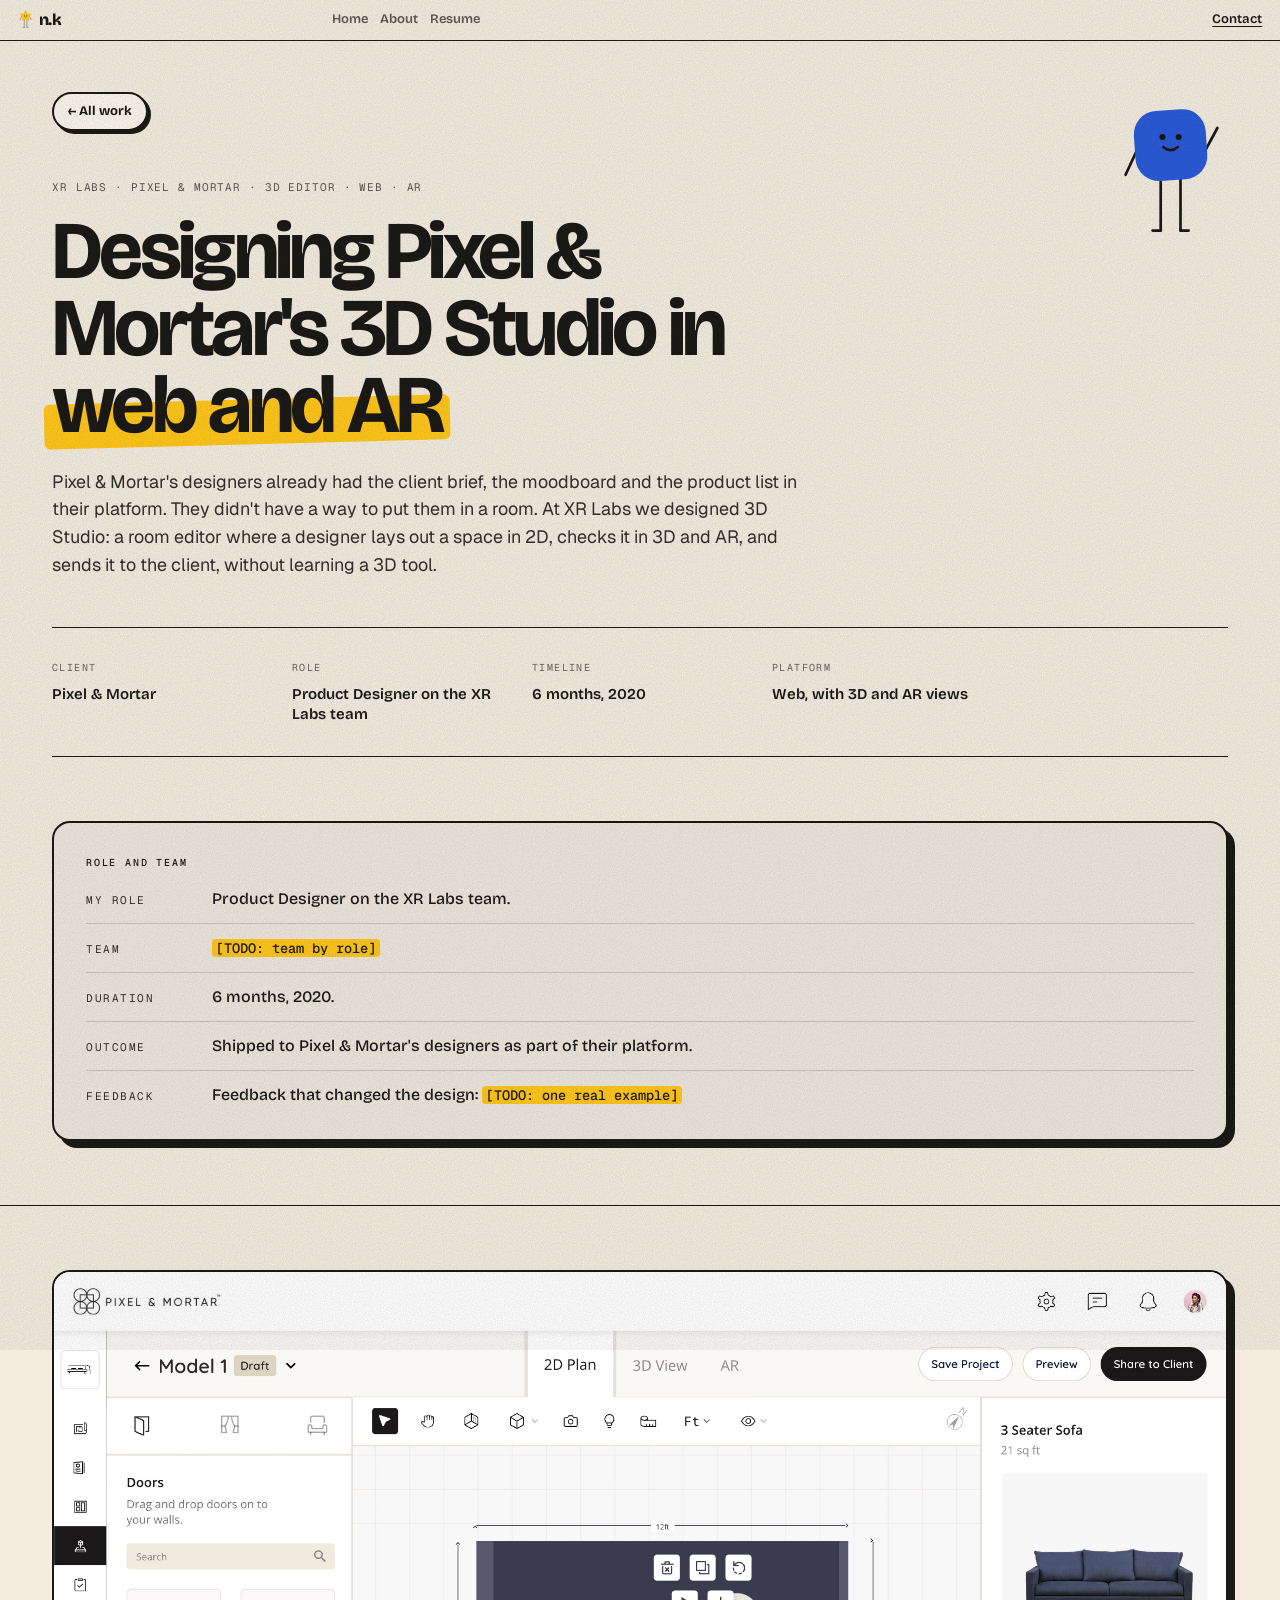
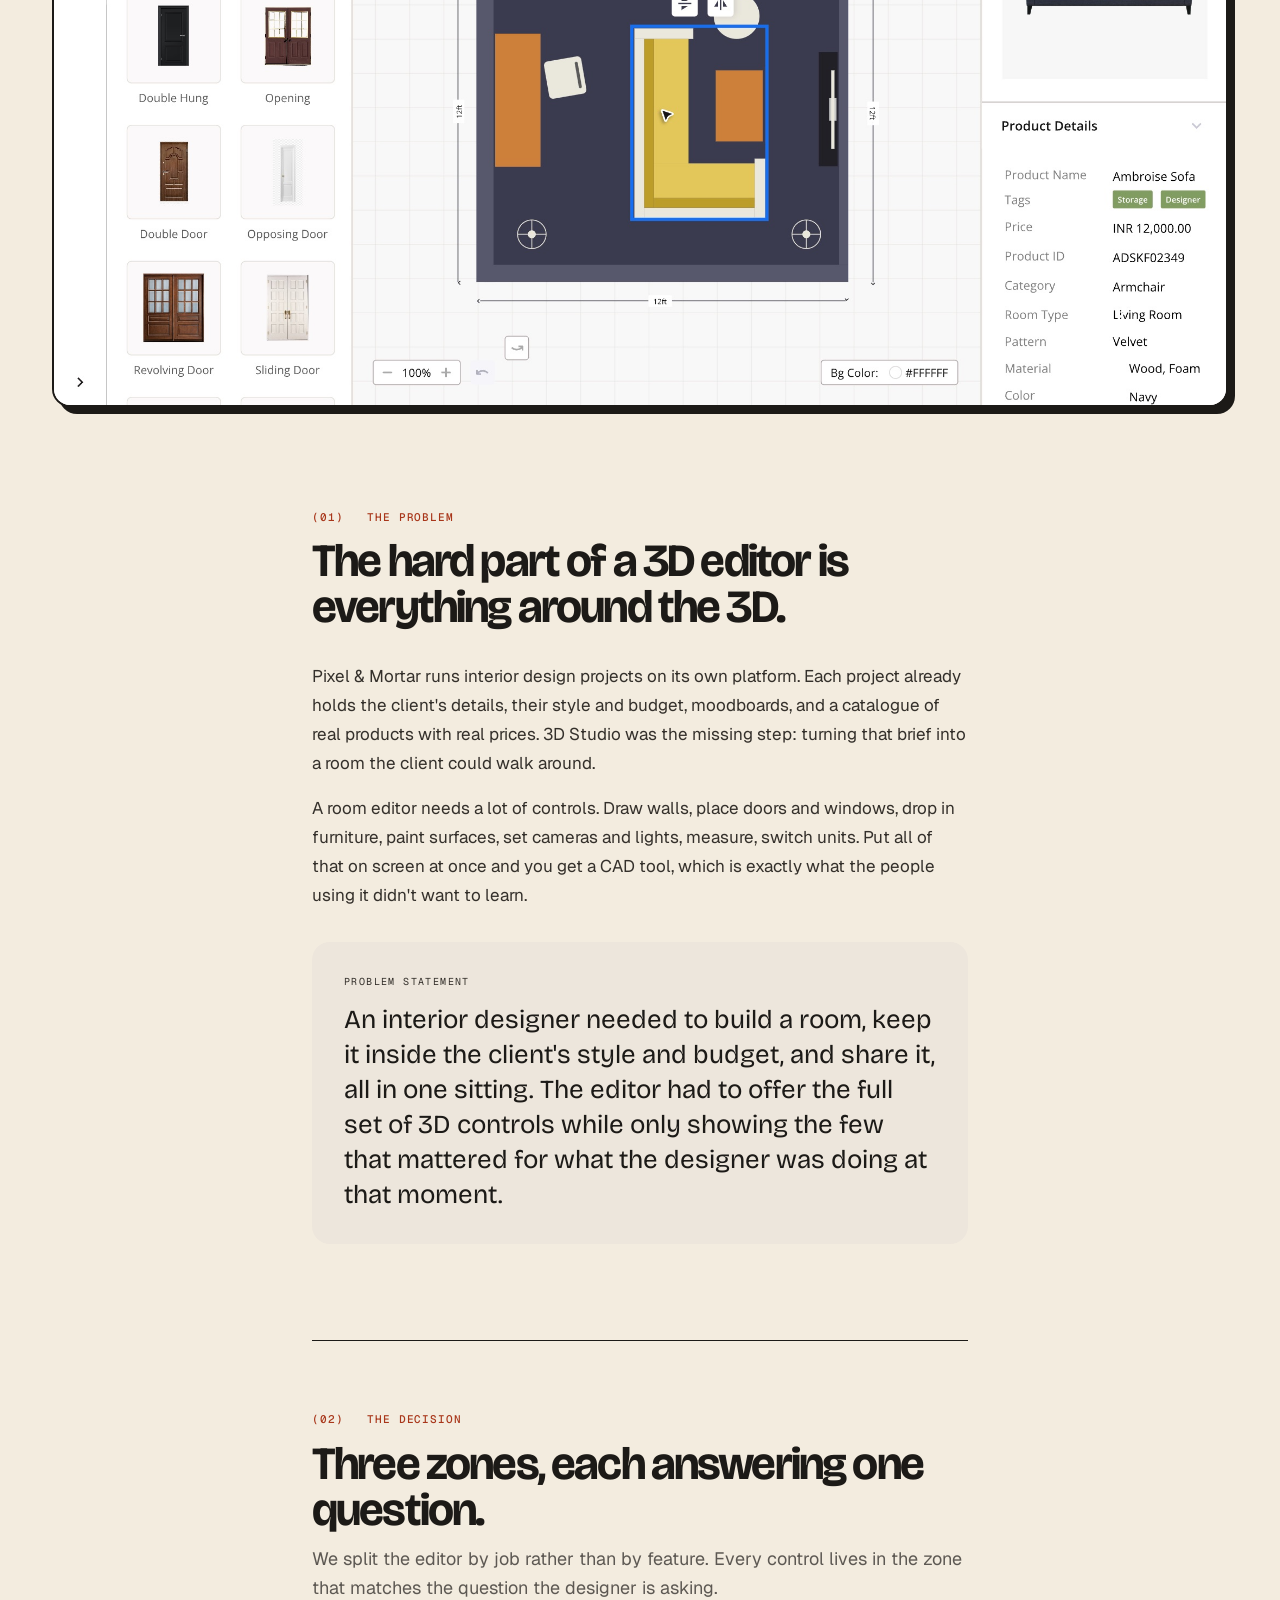
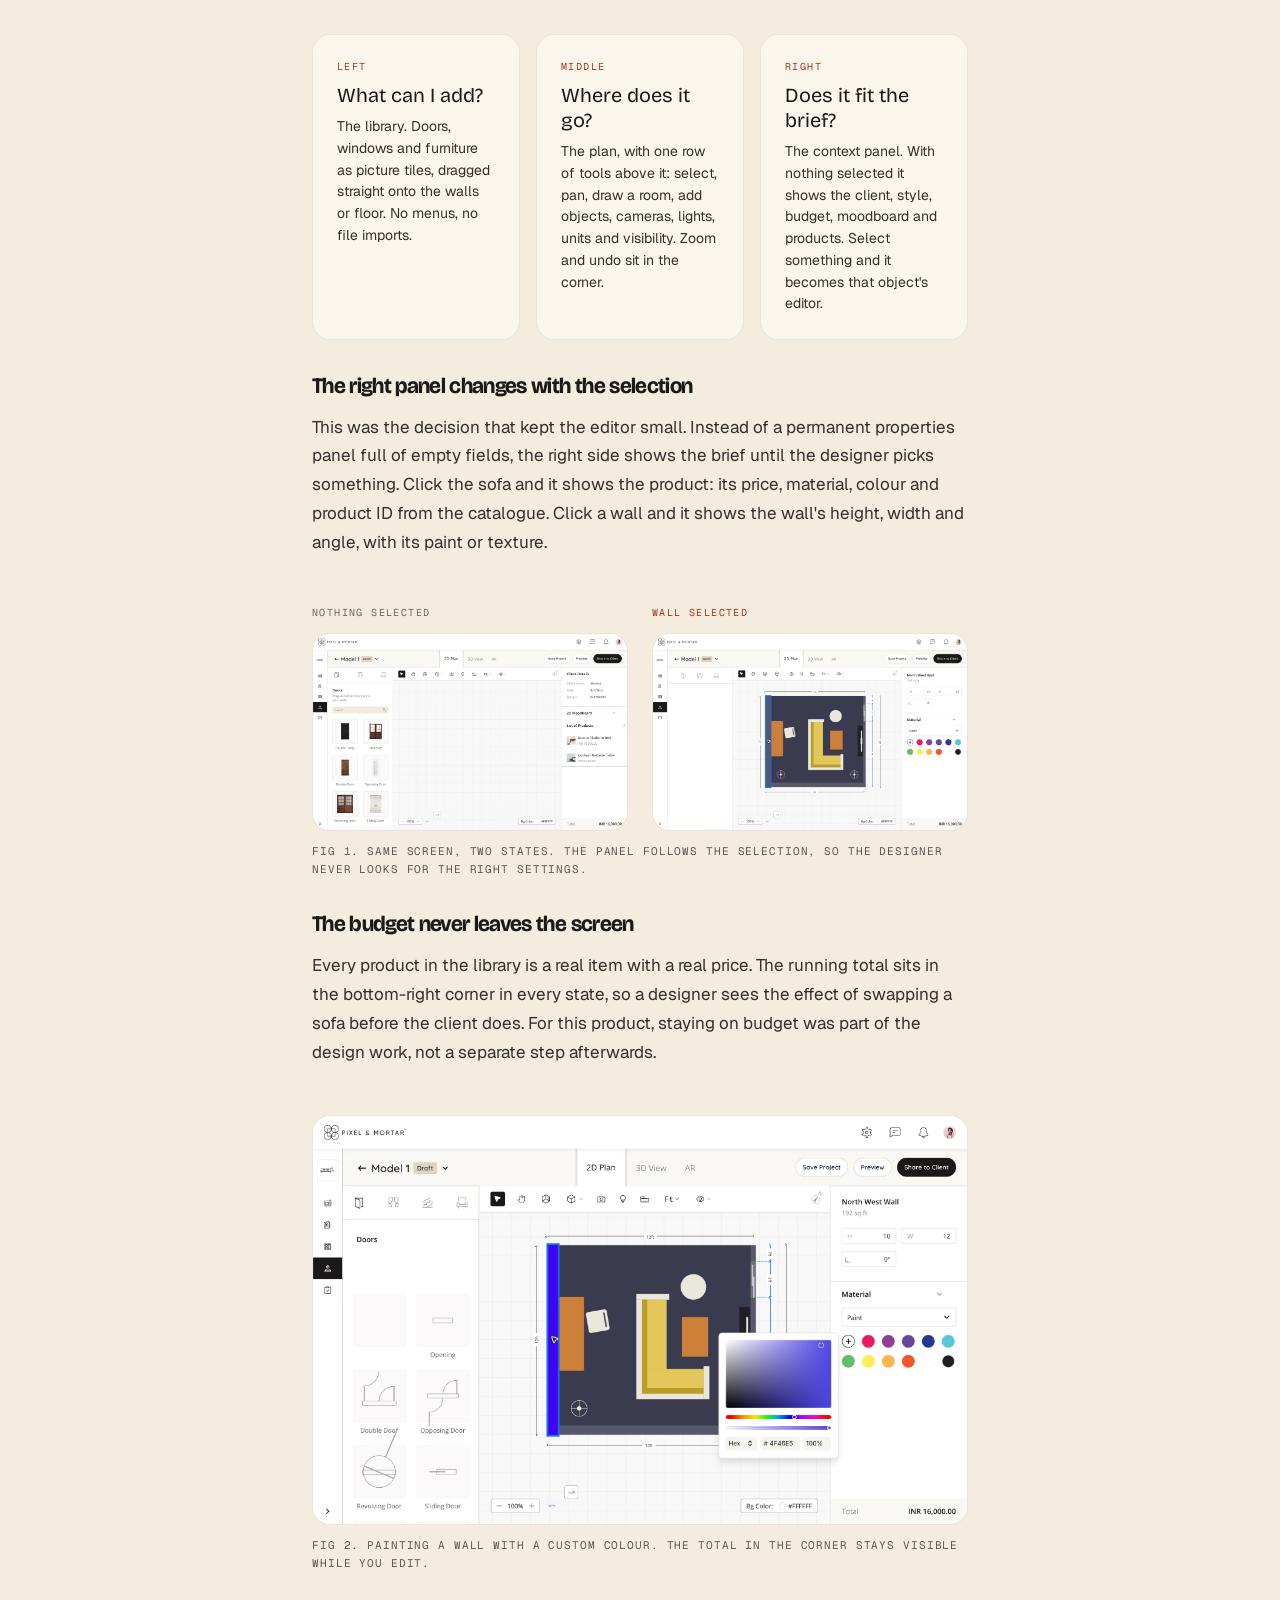
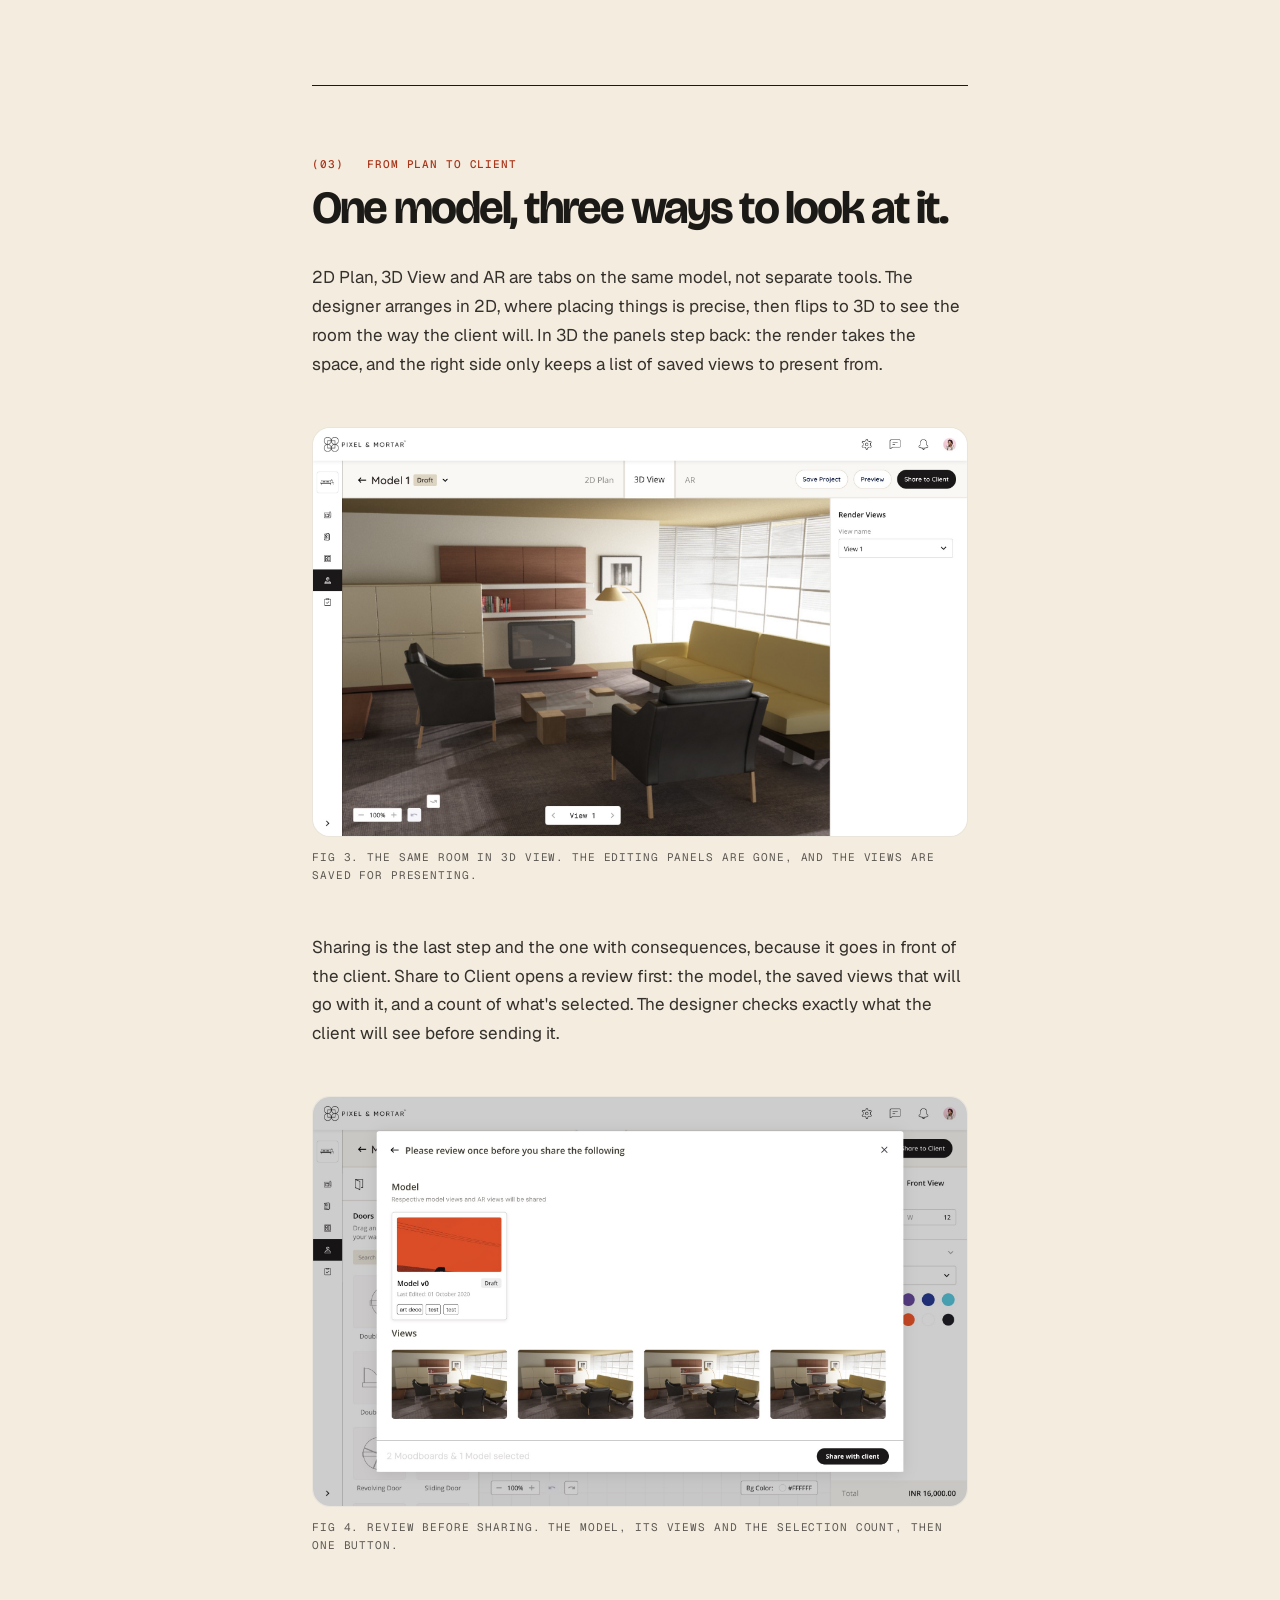
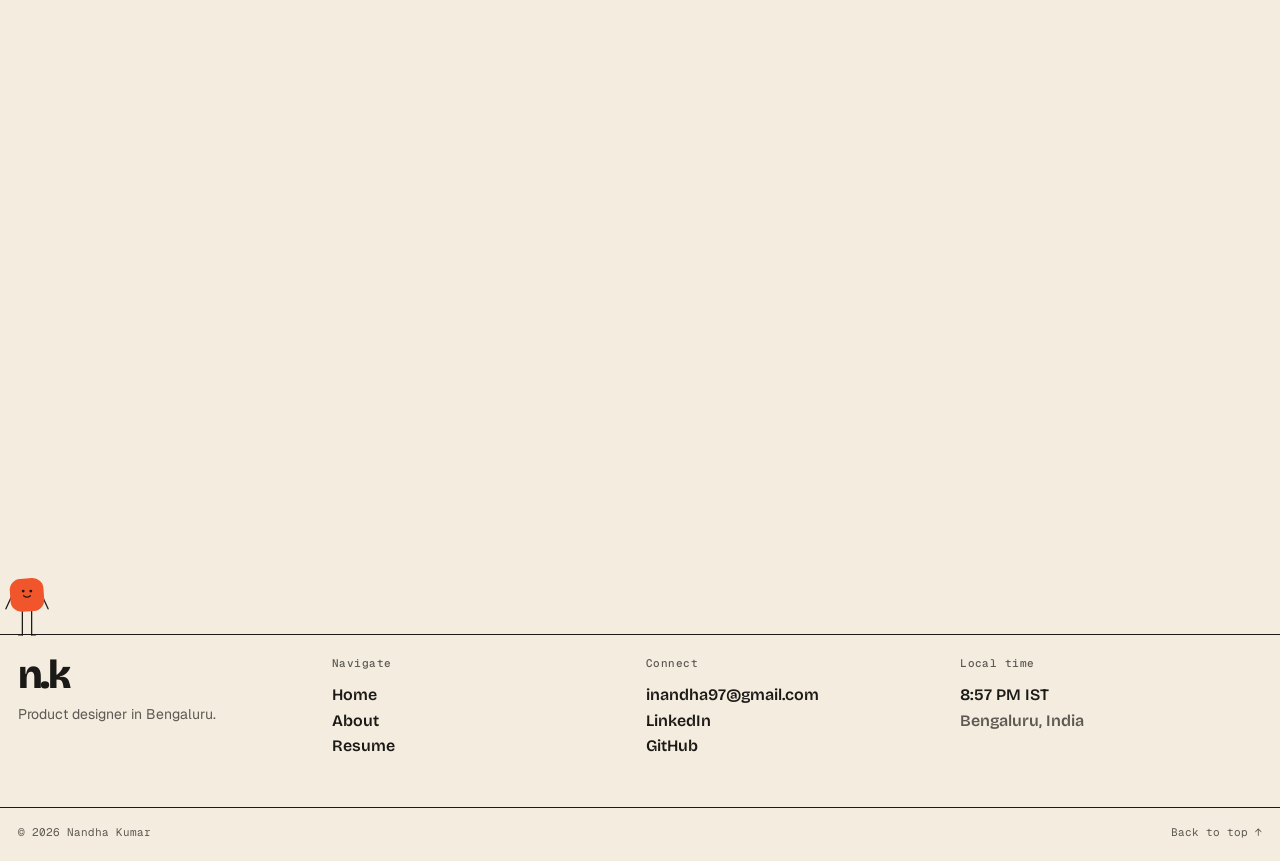
<file: PixelMortar.html>
<!DOCTYPE html>
<html lang="en">
<head>
    <meta charset="UTF-8">
    <meta name="viewport" content="width=device-width, initial-scale=1.0, viewport-fit=cover">
    <title>Designing Pixel &amp; Mortar's 3D Studio in web and AR · Nandha Kumar</title>
    <meta name="description" content="How we designed Pixel & Mortar's 3D Studio at XR Labs: a room editor inside Pixel & Mortar's interior design platform, laid out so designers could build, check and share a 3D room without learning a 3D tool.">
    <link rel="icon" href="Images/Dark.png" media="(prefers-color-scheme: light)">
    <link rel="icon" href="Images/Light.png" media="(prefers-color-scheme: dark)">

    <link rel="preconnect" href="https://fonts.googleapis.com">
    <link rel="preconnect" href="https://fonts.gstatic.com" crossorigin>
    <link href="https://fonts.googleapis.com/css2?family=Bricolage+Grotesque:opsz,wght@12..96,400..800&family=Geist:wght@400;500;600&family=Geist+Mono:wght@400;500&family=Shrikhand&display=swap" rel="stylesheet">

    <link rel="stylesheet" href="site.css?v=20261012">
    <meta name="theme-color" content="#F3ECDF">
</head>
<body id="top" class="cs-tint-pm">
    <div class="grain" aria-hidden="true"></div>

    <div class="cs-progress" aria-hidden="true"><span class="cs-progress__bar"></span></div>

    <header class="nav">
        <div class="nav__inner">
            <a href="index.html" class="nav__logo" aria-label="Nandha Kumar, home"><span class="blob" data-blob="star" data-color="#FFC61A"></span>n.k</a>
            <nav class="nav__links" id="primary-nav" aria-label="Primary">
                <a href="index.html">Home</a>
                <a href="about.html">About</a>
                <a href="resume.html">Resume</a>
            </nav>
            <a class="nav__cta" href="mailto:inandha97@gmail.com">Contact</a>
            <button class="nav__burger" type="button" aria-label="Menu" aria-expanded="false" aria-controls="primary-nav"><span></span></button>
        </div>
    </header>

    <main>

        <!-- Hero -->
        <section class="cs-hero">
            <span class="blob cs-hero__blob" data-blob="square" data-color="#2A5BD7" data-pose="wave" aria-hidden="true"></span>
            <div class="container">
                <a class="cs-back" href="index.html">← All work</a>

                <p class="cs-hero__tags reveal">XR Labs · Pixel &amp; Mortar · 3D Editor · Web · AR</p>
                <h1 class="cs-hero__title reveal">
                    Designing Pixel &amp; Mortar's 3D Studio in <span class="highlight">web and AR</span>
                </h1>
                <p class="lede cs-hero__lede reveal">
                    Pixel &amp; Mortar's designers already had the client brief, the moodboard and the product list in their platform. They didn't have a way to put them in a room. At XR Labs we designed 3D Studio: a room editor where a designer lays out a space in 2D, checks it in 3D and AR, and sends it to the client, without learning a 3D tool.
                </p>

                <dl class="cs-meta reveal">
                    <div>
                        <dt>Client</dt>
                        <dd>Pixel &amp; Mortar</dd>
                    </div>
                    <div>
                        <dt>Role</dt>
                        <dd>Product Designer on the XR Labs team</dd>
                    </div>
                    <div>
                        <dt>Timeline</dt>
                        <dd>6 months, 2020</dd>
                    </div>
                    <div>
                        <dt>Platform</dt>
                        <dd>Web, with 3D and AR views</dd>
                    </div>
                </dl>

                <div class="cs-tldr reveal">
                    <div class="cs-tldr__label">Role and team</div>
                    <ul class="cs-tldr__list">
                        <li>
                            <span class="cs-tldr__key">My role</span>
                            <span class="cs-tldr__val">Product Designer on the XR Labs team.</span>
                        </li>
                        <li>
                            <span class="cs-tldr__key">Team</span>
                            <span class="cs-tldr__val"><mark class="todo">[TODO: team by role]</mark></span>
                        </li>
                        <li>
                            <span class="cs-tldr__key">Duration</span>
                            <span class="cs-tldr__val">6 months, 2020.</span>
                        </li>
                        <li>
                            <span class="cs-tldr__key">Outcome</span>
                            <span class="cs-tldr__val">Shipped to Pixel &amp; Mortar's designers as part of their platform.</span>
                        </li>
                        <li>
                            <span class="cs-tldr__key">Feedback</span>
                            <span class="cs-tldr__val">Feedback that changed the design: <mark class="todo">[TODO: one real example]</mark></span>
                        </li>
                    </ul>
                </div>
            </div>
        </section>

        <!-- Cover -->
        <section class="container">
            <div class="cs-cover reveal">
                <img src="Images/PM/selection.jpg?v=2" alt="3D Studio in 2D Plan mode. Door library on the left, a furnished room plan in the middle with a sofa selected, and the sofa's product details on the right">
            </div>
        </section>

        <div class="container--prose">

            <!-- 01. Problem -->
            <section class="cs-section reveal">
                <header class="cs-section__head">
                    <span class="eyebrow eyebrow--accent cs-section__eyebrow">(01) &nbsp; The problem</span>
                    <h2 class="h2 cs-section__title">The hard part of a 3D editor is everything around the 3D.</h2>
                </header>
                <div class="cs-prose">
                    <p>Pixel &amp; Mortar runs interior design projects on its own platform. Each project already holds the client's details, their style and budget, moodboards, and a catalogue of real products with real prices. 3D Studio was the missing step: turning that brief into a room the client could walk around.</p>
                    <p>A room editor needs a lot of controls. Draw walls, place doors and windows, drop in furniture, paint surfaces, set cameras and lights, measure, switch units. Put all of that on screen at once and you get a CAD tool, which is exactly what the people using it didn't want to learn.</p>
                </div>

                <div class="cs-problem">
                    <div class="cs-problem__label">Problem statement</div>
                    <p class="cs-problem__text">An interior designer needed to build a room, keep it inside the client's style and budget, and share it, all in one sitting. The editor had to offer the full set of 3D controls while only showing the few that mattered for what the designer was doing at that moment.</p>
                </div>
            </section>

            <!-- 02. Layout -->
            <section class="cs-section reveal">
                <header class="cs-section__head">
                    <span class="eyebrow eyebrow--accent cs-section__eyebrow">(02) &nbsp; The decision</span>
                    <h2 class="h2 cs-section__title">Three zones, each answering one question.</h2>
                    <p class="cs-section__sub">We split the editor by job rather than by feature. Every control lives in the zone that matches the question the designer is asking.</p>
                </header>

                <div class="cs-rules cs-rules--3">
                    <div class="cs-rule">
                        <div class="cs-rule__num">Left</div>
                        <div class="cs-rule__title">What can I add?</div>
                        <div class="cs-rule__body">The library. Doors, windows and furniture as picture tiles, dragged straight onto the walls or floor. No menus, no file imports.</div>
                    </div>
                    <div class="cs-rule">
                        <div class="cs-rule__num">Middle</div>
                        <div class="cs-rule__title">Where does it go?</div>
                        <div class="cs-rule__body">The plan, with one row of tools above it: select, pan, draw a room, add objects, cameras, lights, units and visibility. Zoom and undo sit in the corner.</div>
                    </div>
                    <div class="cs-rule">
                        <div class="cs-rule__num">Right</div>
                        <div class="cs-rule__title">Does it fit the brief?</div>
                        <div class="cs-rule__body">The context panel. With nothing selected it shows the client, style, budget, moodboard and products. Select something and it becomes that object's editor.</div>
                    </div>
                </div>

                <h3 class="h3 cs-h3">The right panel changes with the selection</h3>
                <div class="cs-prose">
                    <p>This was the decision that kept the editor small. Instead of a permanent properties panel full of empty fields, the right side shows the brief until the designer picks something. Click the sofa and it shows the product: its price, material, colour and product ID from the catalogue. Click a wall and it shows the wall's height, width and angle, with its paint or texture.</p>
                </div>
                <div class="cs-compare">
                    <div class="cs-compare__item">
                        <span class="cs-compare__label">Nothing selected</span>
                        <div class="cs-compare__img"><img src="Images/PM/default.jpg?v=2" alt="Empty plan. The right panel shows Client Details (Monica, Art Deco, budget INR 90,000), 2D Moodboard, and List of Products"></div>
                    </div>
                    <div class="cs-compare__item">
                        <span class="cs-compare__label cs-compare__label--after">Wall selected</span>
                        <div class="cs-compare__img"><img src="Images/PM/wall.jpg?v=2" alt="North West Wall selected. The right panel shows its height, width and angle, and a Paint material picker with colour swatches"></div>
                    </div>
                </div>
                <p class="cs-figure__caption">Fig 1. Same screen, two states. The panel follows the selection, so the designer never looks for the right settings.</p>

                <h3 class="h3 cs-h3">The budget never leaves the screen</h3>
                <div class="cs-prose">
                    <p>Every product in the library is a real item with a real price. The running total sits in the bottom-right corner in every state, so a designer sees the effect of swapping a sofa before the client does. For this product, staying on budget was part of the design work, not a separate step afterwards.</p>
                </div>
                <div class="cs-figure">
                    <div class="cs-figure__img">
                        <img src="Images/PM/material-paint.jpg?v=2" alt="A wall being painted with a custom colour. The line-drawing door library is on the left and the INR 16,000 total is visible in the corner" loading="lazy">
                    </div>
                    <p class="cs-figure__caption">Fig 2. Painting a wall with a custom colour. The total in the corner stays visible while you edit.</p>
                </div>
            </section>

            <!-- 03. From plan to client -->
            <section class="cs-section reveal">
                <header class="cs-section__head">
                    <span class="eyebrow eyebrow--accent cs-section__eyebrow">(03) &nbsp; From plan to client</span>
                    <h2 class="h2 cs-section__title">One model, three ways to look at it.</h2>
                </header>
                <div class="cs-prose">
                    <p>2D Plan, 3D View and AR are tabs on the same model, not separate tools. The designer arranges in 2D, where placing things is precise, then flips to 3D to see the room the way the client will. In 3D the panels step back: the render takes the space, and the right side only keeps a list of saved views to present from.</p>
                </div>
                <div class="cs-figure">
                    <div class="cs-figure__img">
                        <img src="Images/PM/view-3d.jpg" alt="3D View tab showing a rendered living room with a yellow sofa, two leather armchairs and a wall unit, with a Render Views selector on the right" loading="lazy">
                    </div>
                    <p class="cs-figure__caption">Fig 3. The same room in 3D View. The editing panels are gone, and the views are saved for presenting.</p>
                </div>

                <div class="cs-prose">
                    <p>Sharing is the last step and the one with consequences, because it goes in front of the client. Share to Client opens a review first: the model, the saved views that will go with it, and a count of what's selected. The designer checks exactly what the client will see before sending it.</p>
                </div>
                <div class="cs-figure">
                    <div class="cs-figure__img">
                        <img src="Images/PM/share.jpg" alt="Share review dialog titled Please review once before you share the following, listing the model, four rendered views, and a Share with client button" loading="lazy">
                    </div>
                    <p class="cs-figure__caption">Fig 4. Review before sharing. The model, its views and the selection count, then one button.</p>
                </div>
            </section>

            <!-- 04. Reflection -->
            <section class="cs-section reveal">
                <header class="cs-section__head">
                    <span class="eyebrow eyebrow--accent cs-section__eyebrow">(04) &nbsp; What I took from it</span>
                    <h2 class="h2 cs-section__title">Show less, based on what's selected.</h2>
                </header>
                <div class="cs-prose">
                    <p>3D Studio shipped to Pixel &amp; Mortar's designers as part of their platform. It was my first time designing a tool with this many controls, and two things stayed with me.</p>
                    <p><strong>Selection is the best filter you have.</strong> A dense editor stays usable when most of its controls only appear once there's something to use them on. I've used the same pattern since in dashboards and settings screens that have nothing to do with 3D.</p>
                    <p><strong>Put the user's real constraint on screen.</strong> For these designers the constraint was the client's budget and style, not the geometry. Keeping the brief and the total visible while they worked mattered as much as any drawing tool.</p>
                </div>
            </section>

        </div>

    </main>

    <footer class="footer">
        <div class="stroll" aria-hidden="true"><span class="blob" data-blob="square" data-color="#F0552B" data-pose="walk"></span></div>
        <div class="v-wrap v-grid footer__grid">
            <div class="footer__brand">
                <div class="footer__mark">n.k</div>
                <p>Product designer in Bengaluru.</p>
            </div>
            <div class="footer__col">
                <h4>Navigate</h4>
                <a href="index.html">Home</a>
                <a href="about.html">About</a>
                <a href="resume.html">Resume</a>
            </div>
            <div class="footer__col">
                <h4>Connect</h4>
                <a href="mailto:inandha97@gmail.com">inandha97@gmail.com</a>
                <a href="https://www.linkedin.com/in/nandhakumarilangovan/" target="_blank" rel="noopener">LinkedIn</a>
                <a href="https://github.com/killjay" target="_blank" rel="noopener">GitHub</a>
            </div>
            <div class="footer__col">
                <h4>Local time</h4>
                <p data-clock>IST (UTC+5:30)</p>
                <p class="muted">Bengaluru, India</p>
            </div>
        </div>
        <div class="v-wrap footer__legal">
            <span>© <span data-year>2026</span> Nandha Kumar</span>
            <a href="#top">Back to top ↑</a>
        </div>
    </footer>
    <script src="blobs.js?v=20261001" defer></script>

    <script src="site.js?v=20261008" defer></script>
</body>
</html>
</file>
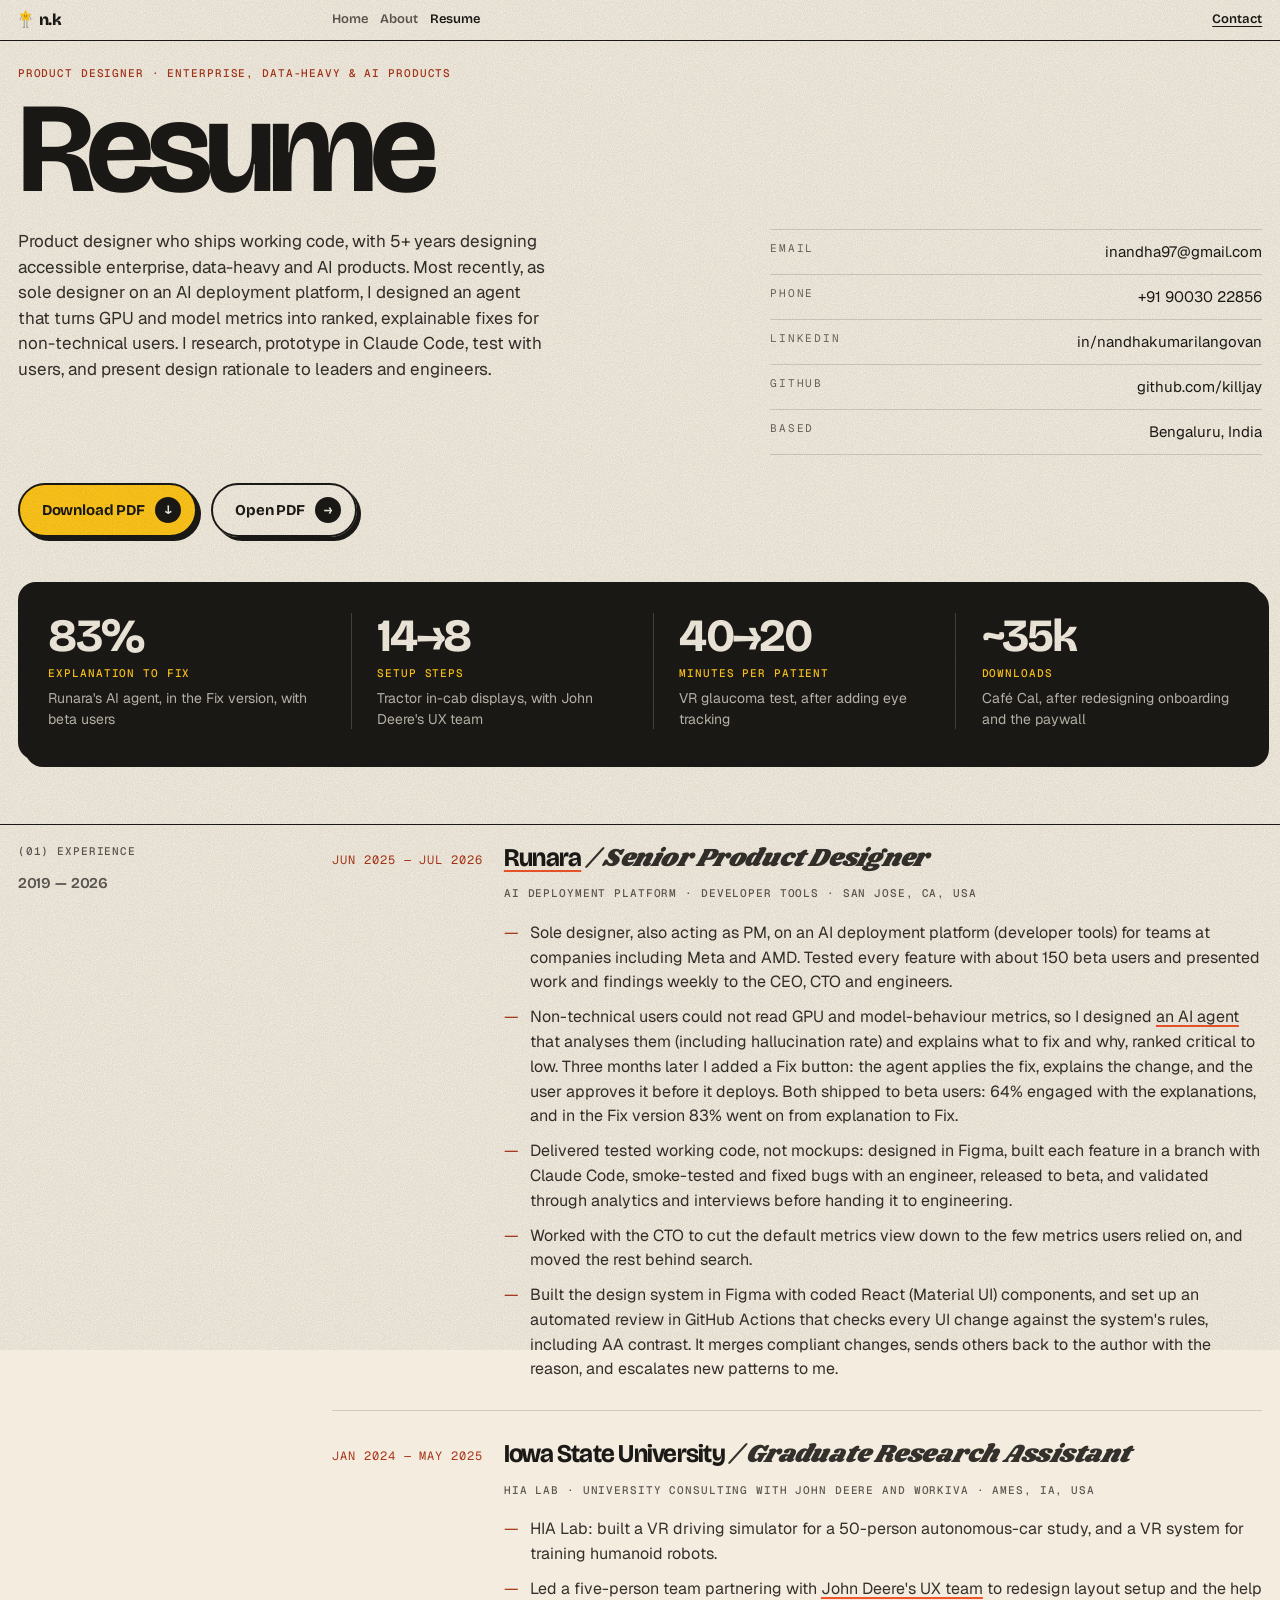
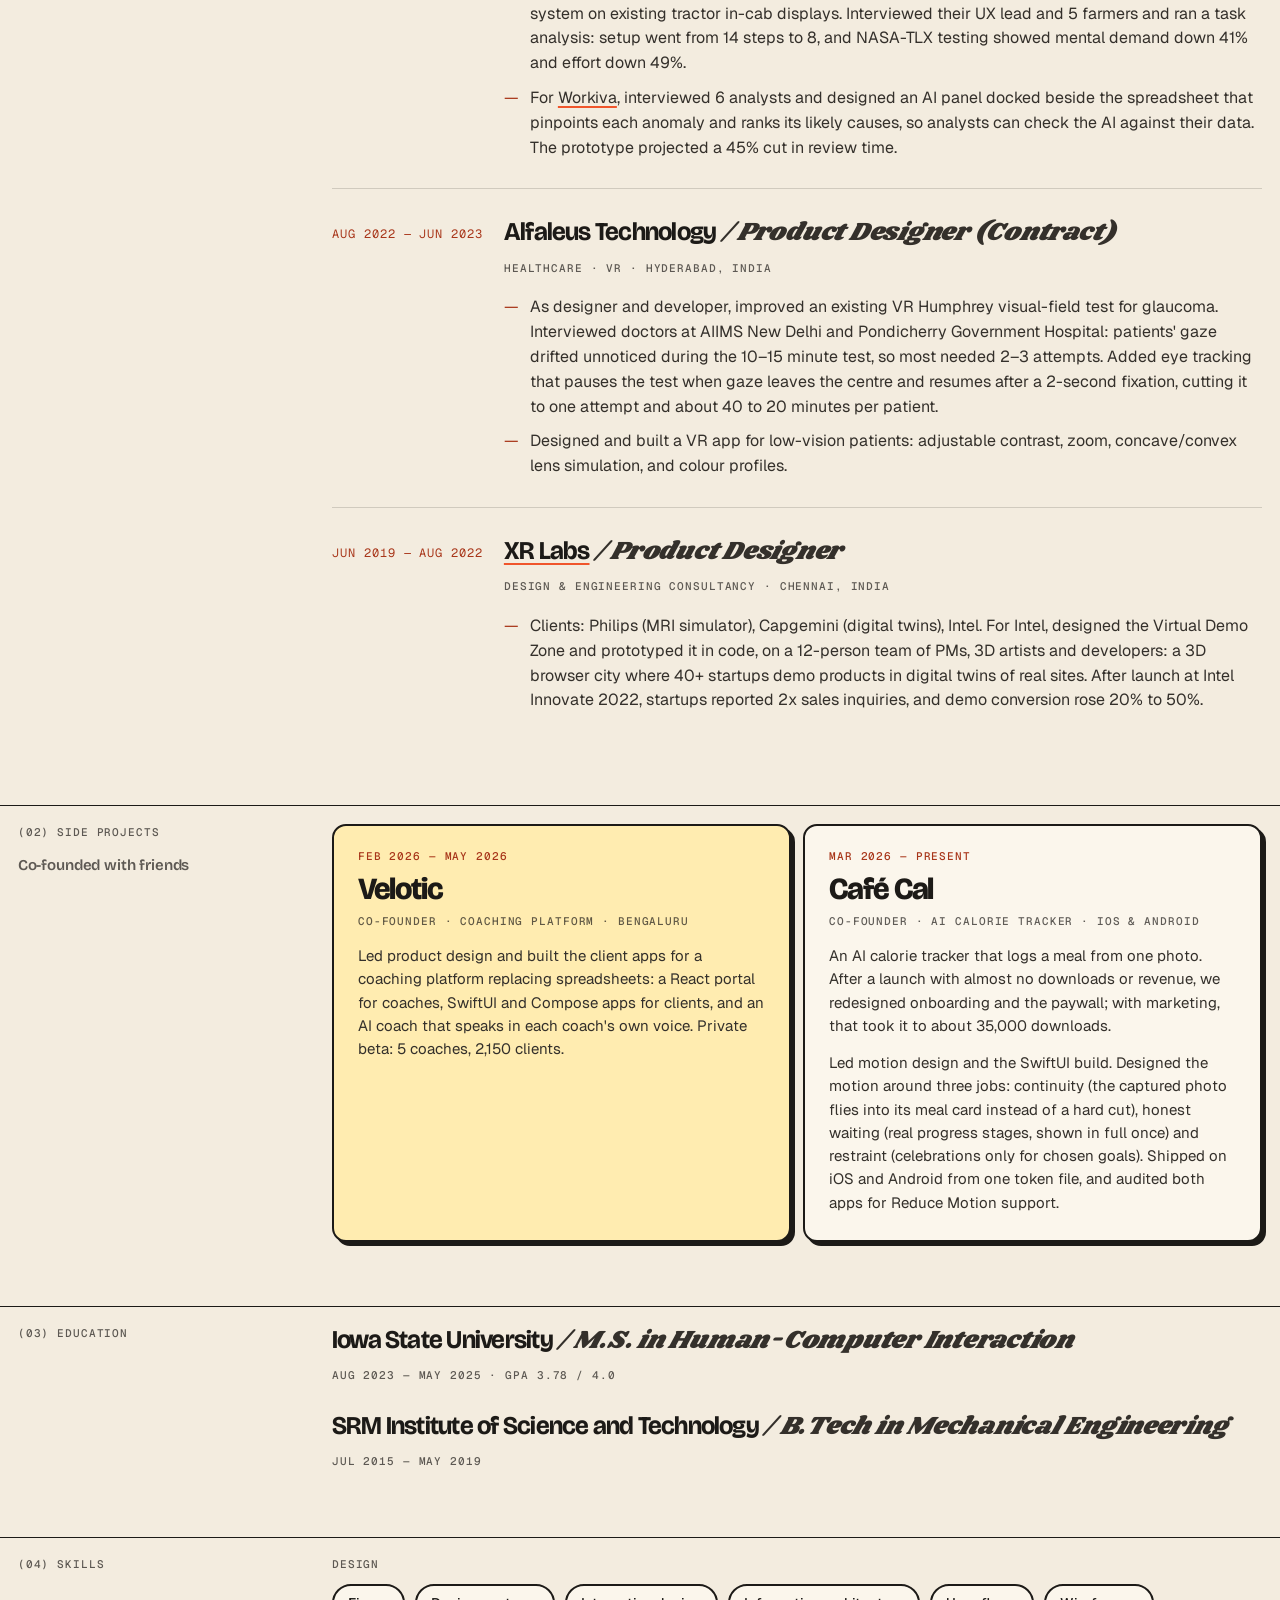
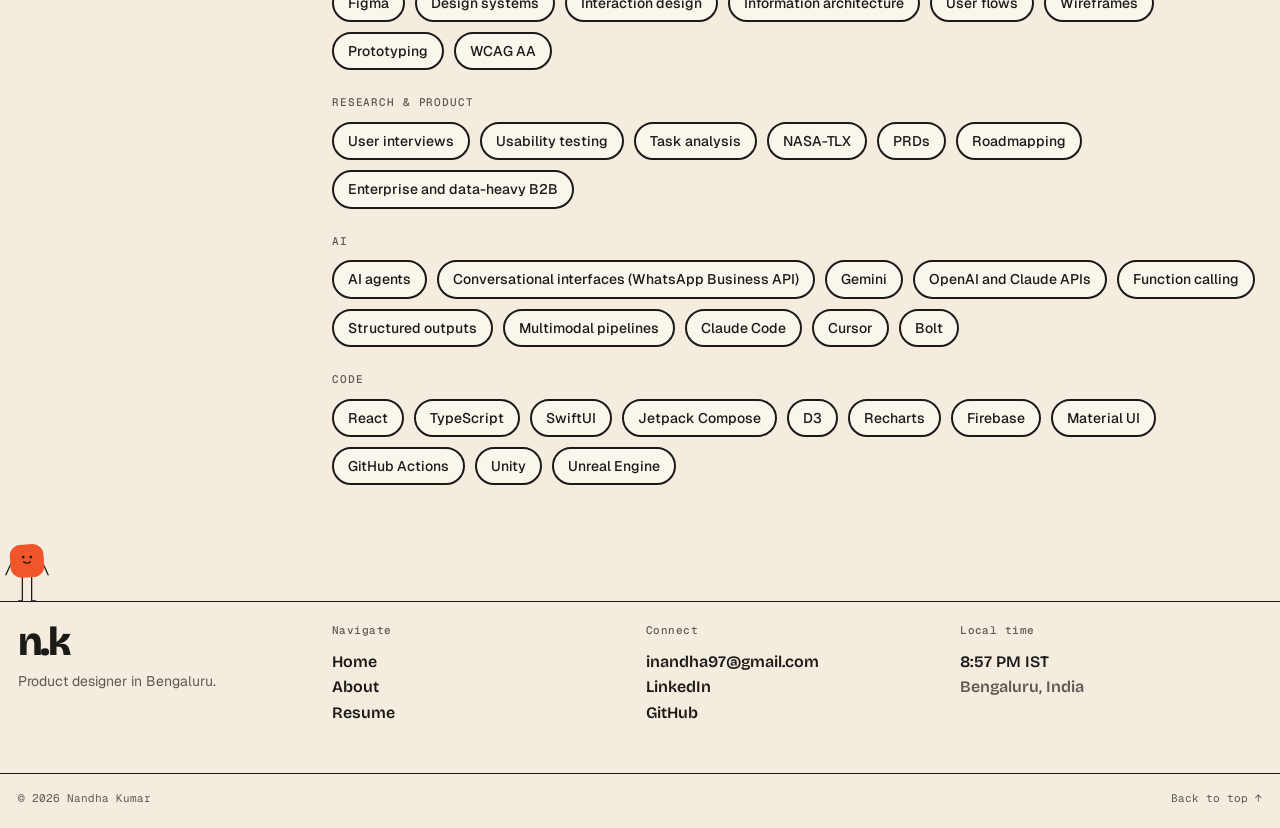
<file: resume.html>
<!DOCTYPE html>
<html lang="en">
<head>
    <meta charset="UTF-8">
    <meta name="viewport" content="width=device-width, initial-scale=1.0, viewport-fit=cover">
    <title>Resume · Nandha Kumar</title>
    <meta name="description" content="Resume of Nandha Kumar, a product designer in Bengaluru with 5+ years designing accessible enterprise, data-heavy and AI products.">
    <link rel="icon" href="Images/Dark.png" media="(prefers-color-scheme: light)">
    <link rel="icon" href="Images/Light.png" media="(prefers-color-scheme: dark)">

    <link rel="preconnect" href="https://fonts.googleapis.com">
    <link rel="preconnect" href="https://fonts.gstatic.com" crossorigin>
    <link href="https://fonts.googleapis.com/css2?family=Bricolage+Grotesque:opsz,wght@12..96,400..800&family=Geist:wght@400;500;600&family=Geist+Mono:wght@400;500&family=Shrikhand&display=swap" rel="stylesheet">

    <link rel="stylesheet" href="site.css?v=20261012">
    <meta name="theme-color" content="#F3ECDF">
</head>
<body id="top">
    <div class="grain" aria-hidden="true"></div>

    <header class="nav">
        <div class="nav__inner">
            <a href="index.html" class="nav__logo" aria-label="Nandha Kumar, home"><span class="blob" data-blob="star" data-color="#FFC61A"></span>n.k</a>
            <nav class="nav__links" id="primary-nav" aria-label="Primary">
                <a href="index.html">Home</a>
                <a href="about.html">About</a>
                <a href="resume.html" aria-current="page">Resume</a>
            </nav>
            <a class="nav__cta" href="mailto:inandha97@gmail.com">Contact</a>
            <button class="nav__burger" type="button" aria-label="Menu" aria-expanded="false" aria-controls="primary-nav"><span></span></button>
        </div>
    </header>

    <main>

        <section class="v-wrap ph ph--name rz-head">
            <span class="eyebrow eyebrow--accent">Product designer · Enterprise, data-heavy &amp; AI products</span>
            <h1 class="ph__title reveal">Resume</h1>
            <div class="rz-head__row">
                <p class="ph__lede reveal">Product designer who ships working code, with 5+ years designing accessible enterprise, data-heavy and AI products. Most recently, as sole designer on an AI deployment platform, I designed an agent that turns GPU and model metrics into ranked, explainable fixes for non-technical users. I research, prototype in Claude Code, test with users, and present design rationale to leaders and engineers.</p>
                <dl class="rz-contact reveal">
                    <div><dt>Email</dt><dd><a href="mailto:inandha97@gmail.com">inandha97@gmail.com</a></dd></div>
                    <div><dt>Phone</dt><dd><a href="tel:+919003022856">+91 90030 22856</a></dd></div>
                    <div><dt>LinkedIn</dt><dd><a href="https://www.linkedin.com/in/nandhakumarilangovan/" target="_blank" rel="noopener">in/nandhakumarilangovan</a></dd></div>
                    <div><dt>GitHub</dt><dd><a href="https://github.com/killjay" target="_blank" rel="noopener">github.com/killjay</a></dd></div>
                    <div><dt>Based</dt><dd>Bengaluru, India</dd></div>
                </dl>
            </div>
            <div class="ph-actions reveal">
                <a class="btn btn--accent" href="Nandha_Kumar_Resume.pdf" download="Nandha-Kumar-Resume.pdf">Download PDF <span class="btn__chip" aria-hidden="true">↓</span></a>
                <a class="btn btn--ghost" href="Nandha_Kumar_Resume.pdf" target="_blank" rel="noopener">Open PDF <span class="btn__chip" aria-hidden="true">→</span></a>
            </div>
        </section>

        <!-- Numbers -->
        <section class="rz-stats">
            <div class="v-wrap">
                <ul class="rz-stats__list reveal">
                    <li><strong>83%</strong><span class="eyebrow">Explanation to Fix</span><p>Runara's AI agent, in the Fix version, with beta users</p></li>
                    <li><strong>14→8</strong><span class="eyebrow">Setup steps</span><p>Tractor in-cab displays, with John Deere's UX team</p></li>
                    <li><strong>40→20</strong><span class="eyebrow">Minutes per patient</span><p>VR glaucoma test, after adding eye tracking</p></li>
                    <li><strong>~35k</strong><span class="eyebrow">Downloads</span><p>Café Cal, after redesigning onboarding and the paywall</p></li>
                </ul>
            </div>
        </section>

        <!-- Experience -->
        <section class="sec">
            <div class="v-wrap v-grid sec__head">
                <div class="sec__label rz-label">
                    <span class="eyebrow">(01) Experience</span>
                    <span class="ui muted">2019 — 2026</span>
                </div>
                <div class="rz-col">
                    <article class="rz-job reveal">
                        <span class="rz-job__when">Jun 2025 — Jul 2026</span>
                        <div>
                            <h3 class="rz-job__title"><a href="Runara.html">Runara</a> <em>/ Senior Product Designer</em></h3>
                            <span class="eyebrow">AI deployment platform · Developer tools · San Jose, CA, USA</span>
                            <ul class="rz-list">
                                <li>Sole designer, also acting as PM, on an AI deployment platform (developer tools) for teams at companies including Meta and AMD. Tested every feature with about 150 beta users and presented work and findings weekly to the CEO, CTO and engineers.</li>
                                <li>Non-technical users could not read GPU and model-behaviour metrics, so I designed <a href="AIDeploymentPlatform.html">an AI agent</a> that analyses them (including hallucination rate) and explains what to fix and why, ranked critical to low. Three months later I added a Fix button: the agent applies the fix, explains the change, and the user approves it before it deploys. Both shipped to beta users: 64% engaged with the explanations, and in the Fix version 83% went on from explanation to Fix.</li>
                                <li>Delivered tested working code, not mockups: designed in Figma, built each feature in a branch with Claude Code, smoke-tested and fixed bugs with an engineer, released to beta, and validated through analytics and interviews before handing it to engineering.</li>
                                <li>Worked with the CTO to cut the default metrics view down to the few metrics users relied on, and moved the rest behind search.</li>
                                <li>Built the design system in Figma with coded React (Material UI) components, and set up an automated review in GitHub Actions that checks every UI change against the system's rules, including AA contrast. It merges compliant changes, sends others back to the author with the reason, and escalates new patterns to me.</li>
                            </ul>
                        </div>
                    </article>
                    <article class="rz-job reveal">
                        <span class="rz-job__when">Jan 2024 — May 2025</span>
                        <div>
                            <h3 class="rz-job__title">Iowa State University <em>/ Graduate Research Assistant</em></h3>
                            <span class="eyebrow">HIA Lab · University consulting with John Deere and Workiva · Ames, IA, USA</span>
                            <ul class="rz-list">
                                <li>HIA Lab: built a VR driving simulator for a 50-person autonomous-car study, and a VR system for training humanoid robots.</li>
                                <li>Led a five-person team partnering with <a href="JohnDeere.html">John Deere's UX team</a> to redesign layout setup and the help system on existing tractor in-cab displays. Interviewed their UX lead and 5 farmers and ran a task analysis: setup went from 14 steps to 8, and NASA-TLX testing showed mental demand down 41% and effort down 49%.</li>
                                <li>For <a href="Workiva.html">Workiva</a>, interviewed 6 analysts and designed an AI panel docked beside the spreadsheet that pinpoints each anomaly and ranks its likely causes, so analysts can check the AI against their data. The prototype projected a 45% cut in review time.</li>
                            </ul>
                        </div>
                    </article>
                    <article class="rz-job reveal">
                        <span class="rz-job__when">Aug 2022 — Jun 2023</span>
                        <div>
                            <h3 class="rz-job__title">Alfaleus Technology <em>/ Product Designer (Contract)</em></h3>
                            <span class="eyebrow">Healthcare · VR · Hyderabad, India</span>
                            <ul class="rz-list">
                                <li>As designer and developer, improved an existing VR Humphrey visual-field test for glaucoma. Interviewed doctors at AIIMS New Delhi and Pondicherry Government Hospital: patients' gaze drifted unnoticed during the 10–15 minute test, so most needed 2–3 attempts. Added eye tracking that pauses the test when gaze leaves the centre and resumes after a 2-second fixation, cutting it to one attempt and about 40 to 20 minutes per patient.</li>
                                <li>Designed and built a VR app for low-vision patients: adjustable contrast, zoom, concave/convex lens simulation, and colour profiles.</li>
                            </ul>
                        </div>
                    </article>
                    <article class="rz-job reveal">
                        <span class="rz-job__when">Jun 2019 — Aug 2022</span>
                        <div>
                            <h3 class="rz-job__title"><a href="XRLabs.html">XR Labs</a> <em>/ Product Designer</em></h3>
                            <span class="eyebrow">Design &amp; engineering consultancy · Chennai, India</span>
                            <ul class="rz-list">
                                <li>Clients: Philips (MRI simulator), Capgemini (digital twins), Intel. For Intel, designed the Virtual Demo Zone and prototyped it in code, on a 12-person team of PMs, 3D artists and developers: a 3D browser city where 40+ startups demo products in digital twins of real sites. After launch at Intel Innovate 2022, startups reported 2x sales inquiries, and demo conversion rose 20% to 50%.</li>
                            </ul>
                        </div>
                    </article>
                </div>
            </div>
        </section>

        <!-- Side projects -->
        <section class="sec">
            <div class="v-wrap v-grid sec__head">
                <div class="sec__label rz-label">
                    <span class="eyebrow">(02) Side projects</span>
                    <span class="ui muted">Co-founded with friends</span>
                </div>
                <div class="rz-col rz-builds">
                    <a class="rz-build reveal" href="Velotic.html">
                        <span class="eyebrow eyebrow--accent">Feb 2026 — May 2026</span>
                        <h3 class="rz-build__name">Velotic</h3>
                        <span class="eyebrow">Co-founder · Coaching platform · Bengaluru</span>
                        <p>Led product design and built the client apps for a coaching platform replacing spreadsheets: a React portal for coaches, SwiftUI and Compose apps for clients, and an AI coach that speaks in each coach's own voice. Private beta: 5 coaches, 2,150 clients.</p>
                    </a>
                    <a class="rz-build reveal" href="CafeCal.html">
                        <span class="eyebrow eyebrow--accent">Mar 2026 — Present</span>
                        <h3 class="rz-build__name">Café Cal</h3>
                        <span class="eyebrow">Co-founder · AI calorie tracker · iOS &amp; Android</span>
                        <p>An AI calorie tracker that logs a meal from one photo. After a launch with almost no downloads or revenue, we redesigned onboarding and the paywall; with marketing, that took it to about 35,000 downloads.</p>
                        <p>Led motion design and the SwiftUI build. Designed the motion around three jobs: continuity (the captured photo flies into its meal card instead of a hard cut), honest waiting (real progress stages, shown in full once) and restraint (celebrations only for chosen goals). Shipped on iOS and Android from one token file, and audited both apps for Reduce Motion support.</p>
                    </a>
                </div>
            </div>
        </section>

        <!-- Education + skills -->
        <section class="sec">
            <div class="v-wrap v-grid sec__head">
                <div class="sec__label rz-label">
                    <span class="eyebrow">(03) Education</span>
                </div>
                <div class="rz-col rz-edu reveal">
                    <h3 class="rz-job__title">Iowa State University <em>/ M.S. in Human-Computer Interaction</em></h3>
                    <span class="eyebrow">Aug 2023 — May 2025 · GPA 3.78 / 4.0</span>
                    <h3 class="rz-job__title">SRM Institute of Science and Technology <em>/ B.Tech in Mechanical Engineering</em></h3>
                    <span class="eyebrow">Jul 2015 — May 2019</span>
                </div>
            </div>
        </section>

        <section class="sec rz-last">
            <div class="v-wrap v-grid sec__head">
                <div class="sec__label rz-label">
                    <span class="eyebrow">(04) Skills</span>
                </div>
                <div class="rz-col rz-skills reveal">
                    <div>
                        <span class="eyebrow">Design</span>
                        <ul class="rz-tools">
                            <li>Figma</li><li>Design systems</li><li>Interaction design</li><li>Information architecture</li><li>User flows</li><li>Wireframes</li><li>Prototyping</li><li>WCAG AA</li>
                        </ul>
                    </div>
                    <div>
                        <span class="eyebrow">Research &amp; product</span>
                        <ul class="rz-tools">
                            <li>User interviews</li><li>Usability testing</li><li>Task analysis</li><li>NASA-TLX</li><li>PRDs</li><li>Roadmapping</li><li>Enterprise and data-heavy B2B</li>
                        </ul>
                    </div>
                    <div>
                        <span class="eyebrow">AI</span>
                        <ul class="rz-tools">
                            <li>AI agents</li><li>Conversational interfaces (WhatsApp Business API)</li><li>Gemini</li><li>OpenAI and Claude APIs</li><li>Function calling</li><li>Structured outputs</li><li>Multimodal pipelines</li><li>Claude Code</li><li>Cursor</li><li>Bolt</li>
                        </ul>
                    </div>
                    <div>
                        <span class="eyebrow">Code</span>
                        <ul class="rz-tools">
                            <li>React</li><li>TypeScript</li><li>SwiftUI</li><li>Jetpack Compose</li><li>D3</li><li>Recharts</li><li>Firebase</li><li>Material UI</li><li>GitHub Actions</li><li>Unity</li><li>Unreal Engine</li>
                        </ul>
                    </div>
                </div>
            </div>
        </section>

    </main>

    <footer class="footer">
        <div class="stroll" aria-hidden="true"><span class="blob" data-blob="square" data-color="#F0552B" data-pose="walk"></span></div>
        <div class="v-wrap v-grid footer__grid">
            <div class="footer__brand">
                <div class="footer__mark">n.k</div>
                <p>Product designer in Bengaluru.</p>
            </div>
            <div class="footer__col">
                <h4>Navigate</h4>
                <a href="index.html">Home</a>
                <a href="about.html">About</a>
                <a href="resume.html">Resume</a>
            </div>
            <div class="footer__col">
                <h4>Connect</h4>
                <a href="mailto:inandha97@gmail.com">inandha97@gmail.com</a>
                <a href="https://www.linkedin.com/in/nandhakumarilangovan/" target="_blank" rel="noopener">LinkedIn</a>
                <a href="https://github.com/killjay" target="_blank" rel="noopener">GitHub</a>
            </div>
            <div class="footer__col">
                <h4>Local time</h4>
                <p data-clock>IST (UTC+5:30)</p>
                <p class="muted">Bengaluru, India</p>
            </div>
        </div>
        <div class="v-wrap footer__legal">
            <span>© <span data-year>2026</span> Nandha Kumar</span>
            <a href="#top">Back to top ↑</a>
        </div>
    </footer>
    <script src="blobs.js?v=20261001" defer></script>

    <script src="site.js?v=20261008" defer></script>
</body>
</html>
</file>
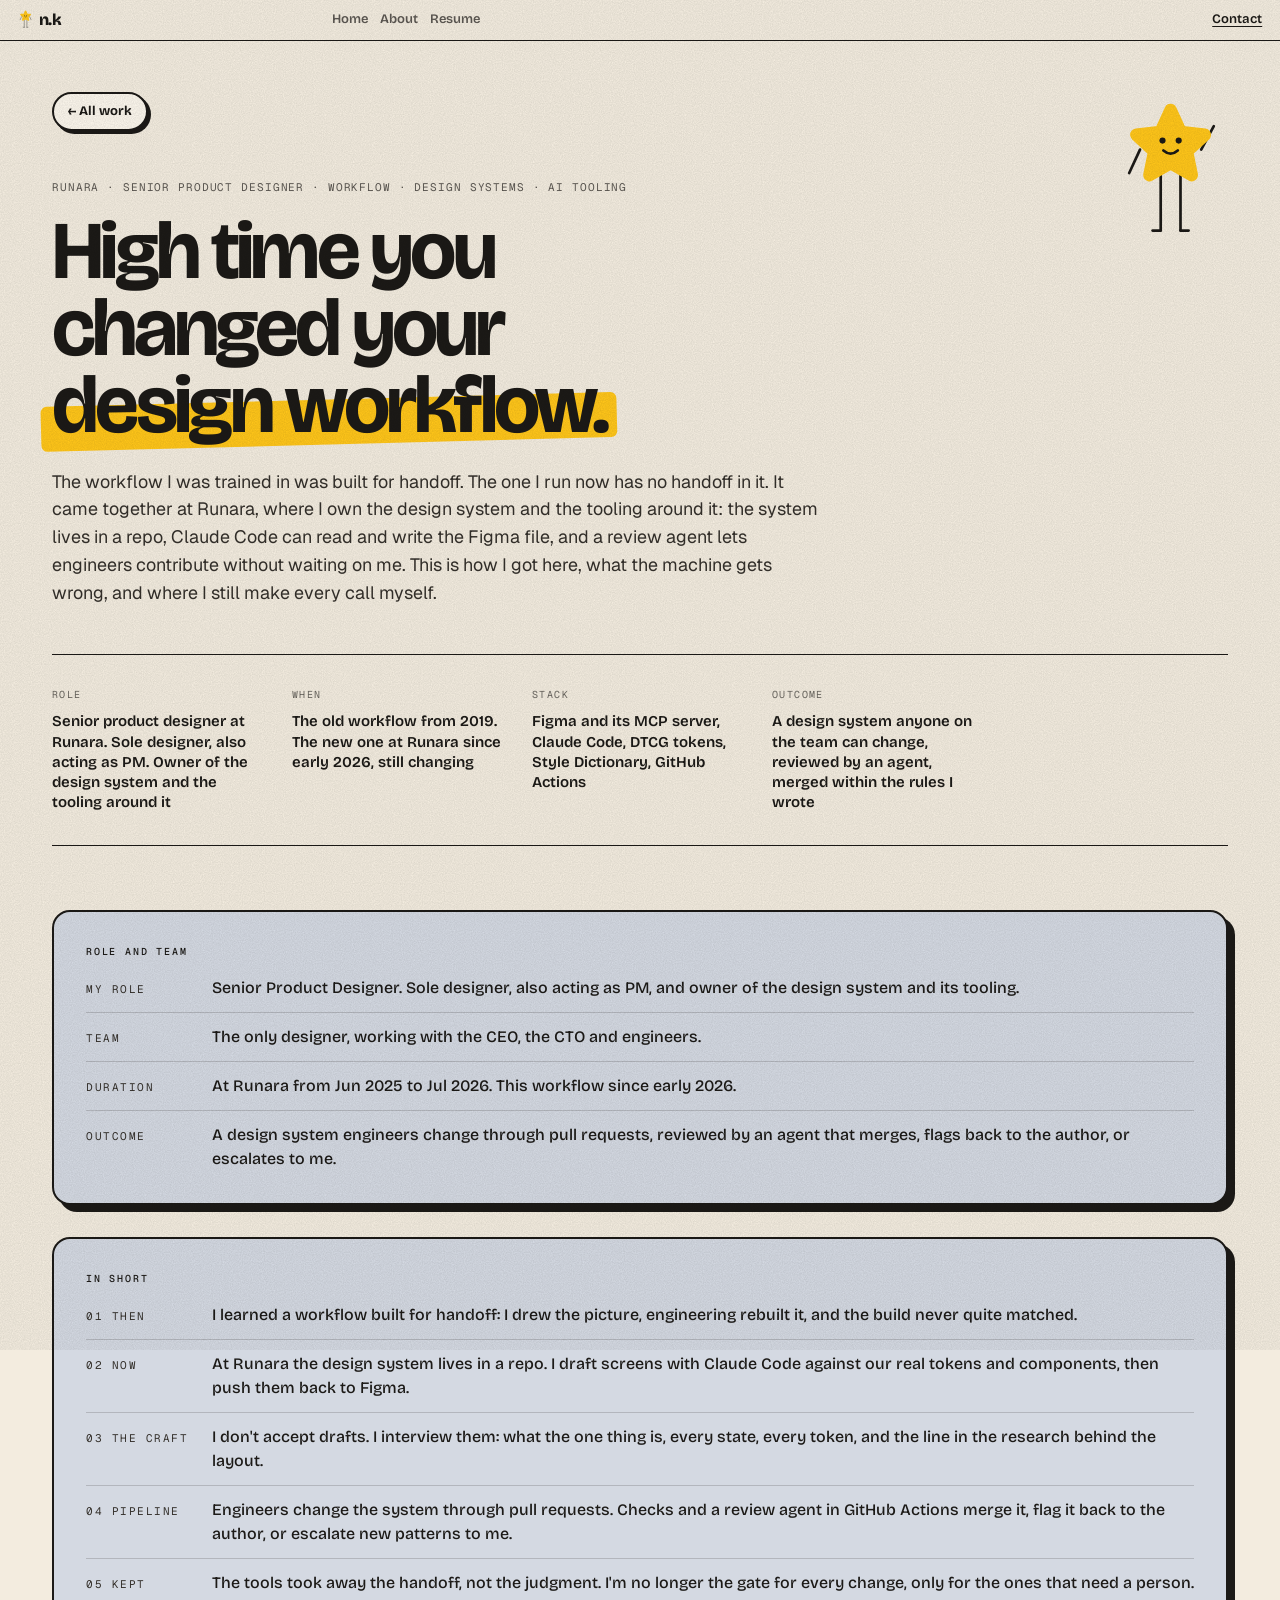
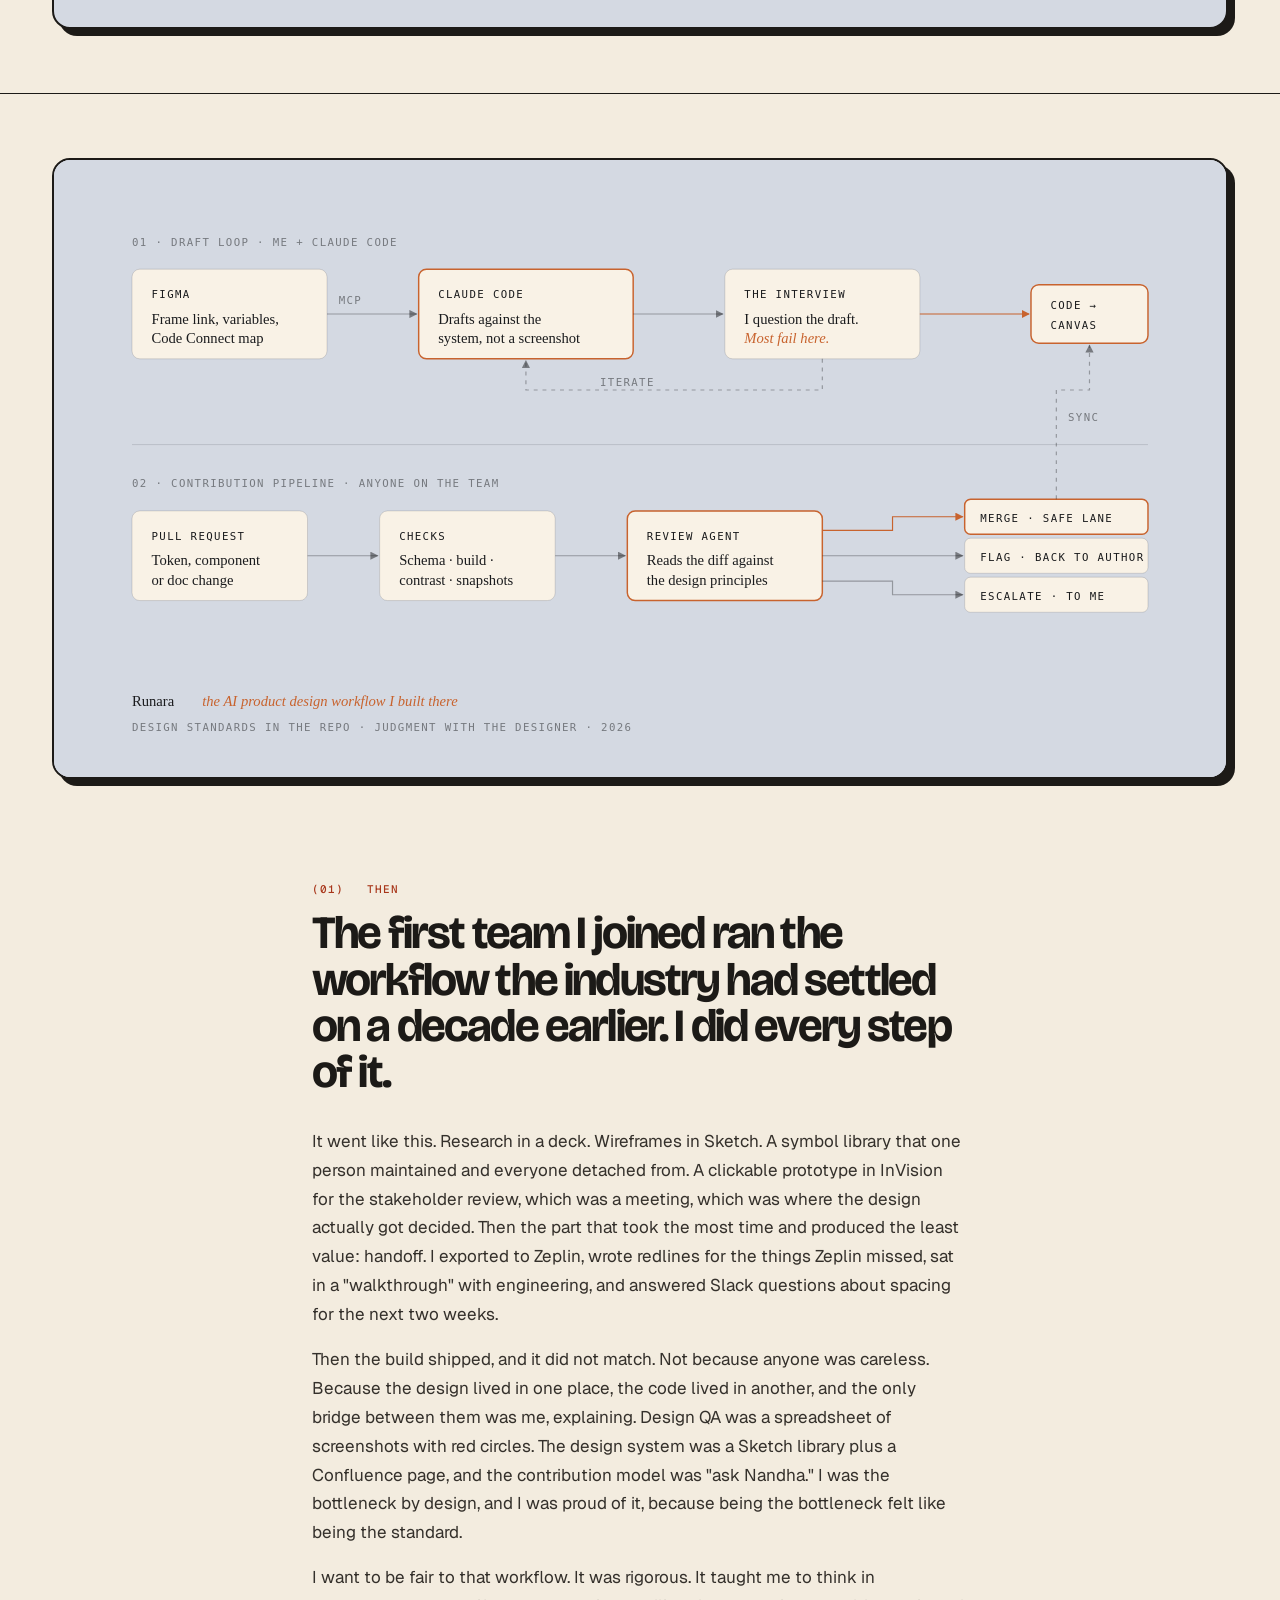
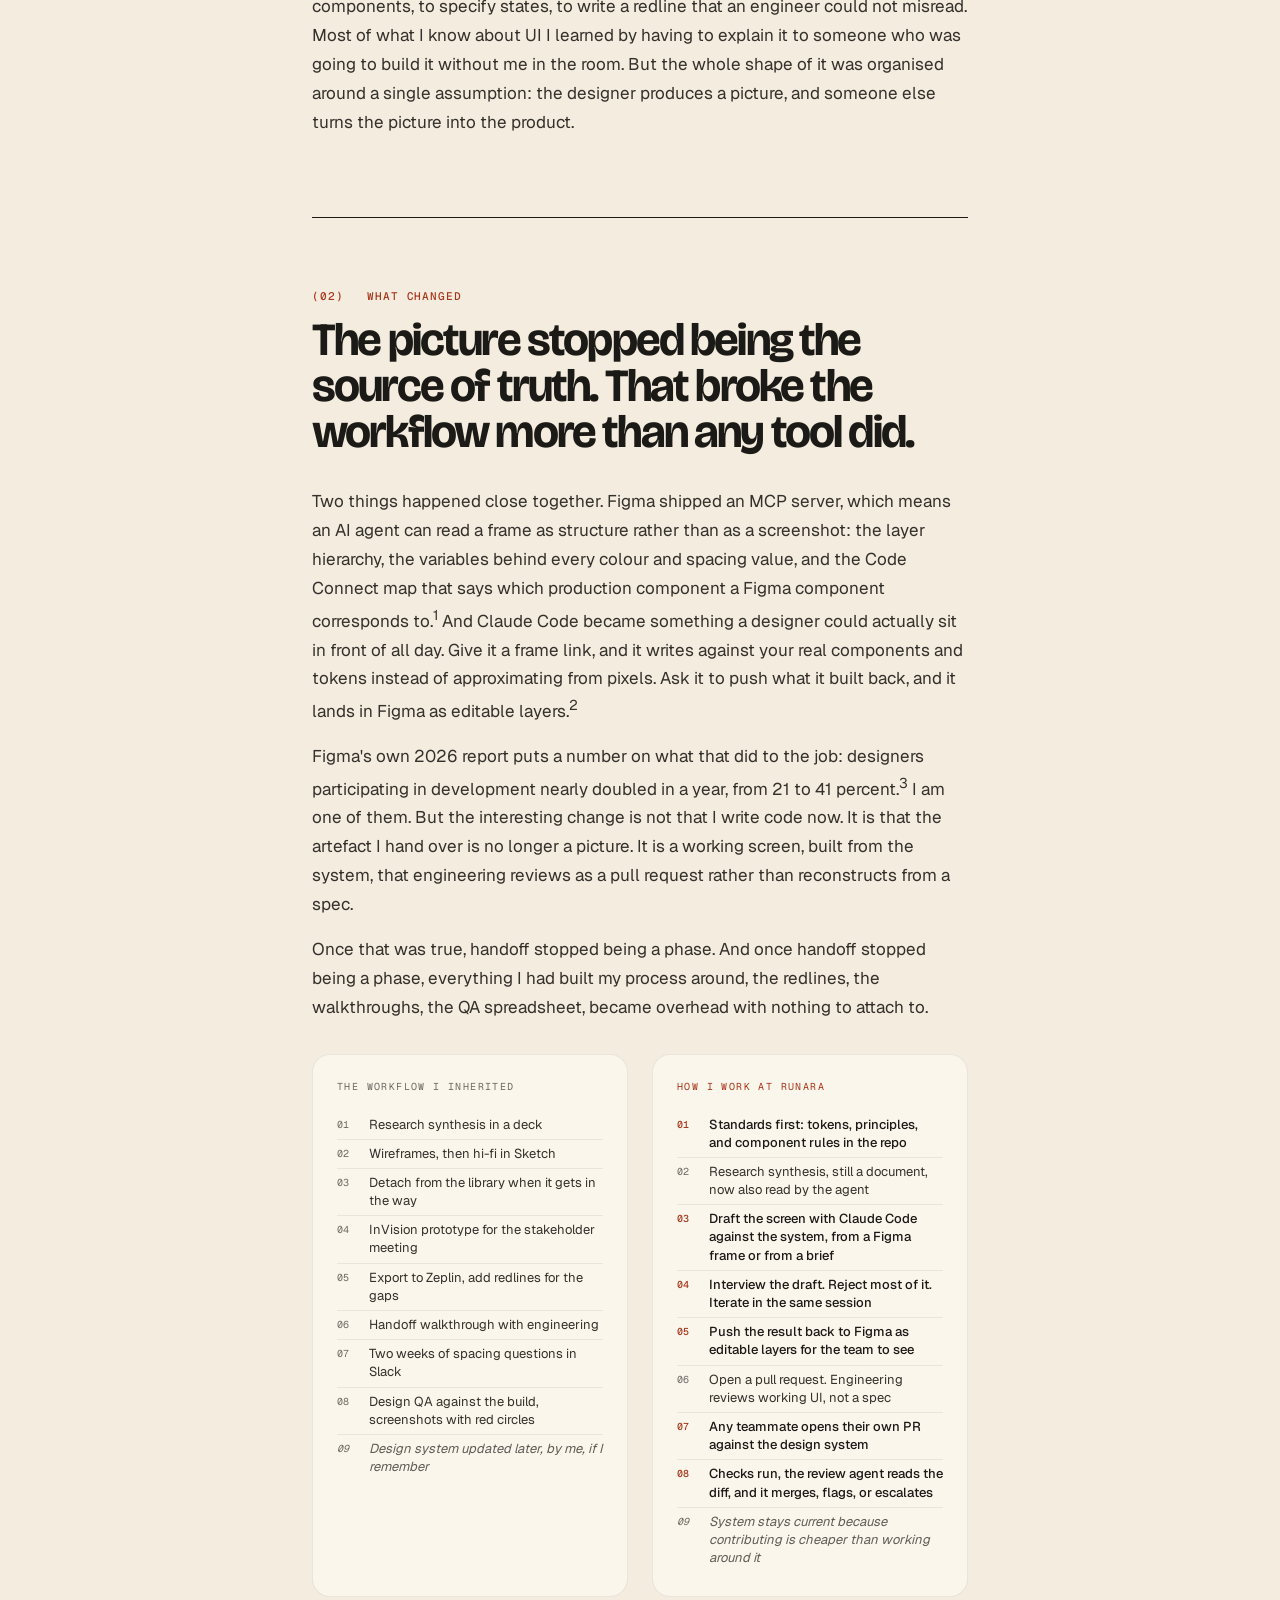
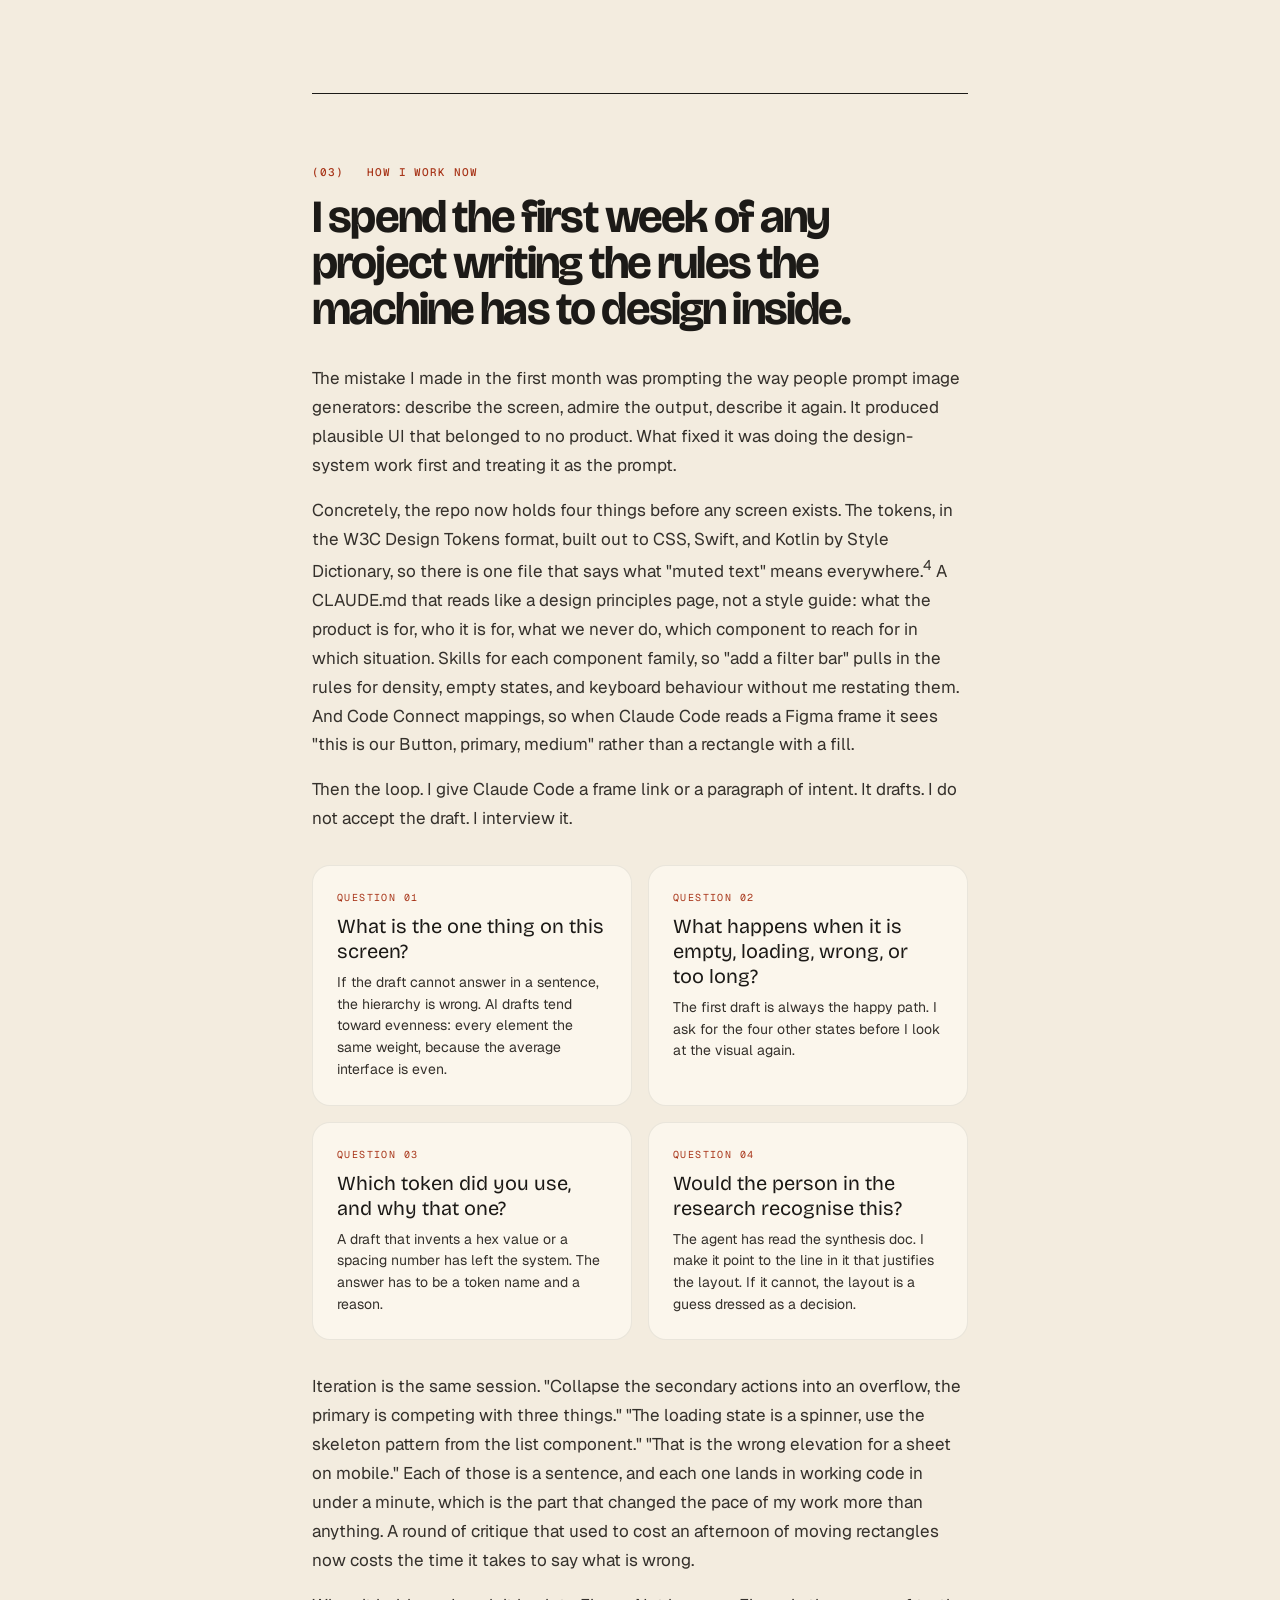
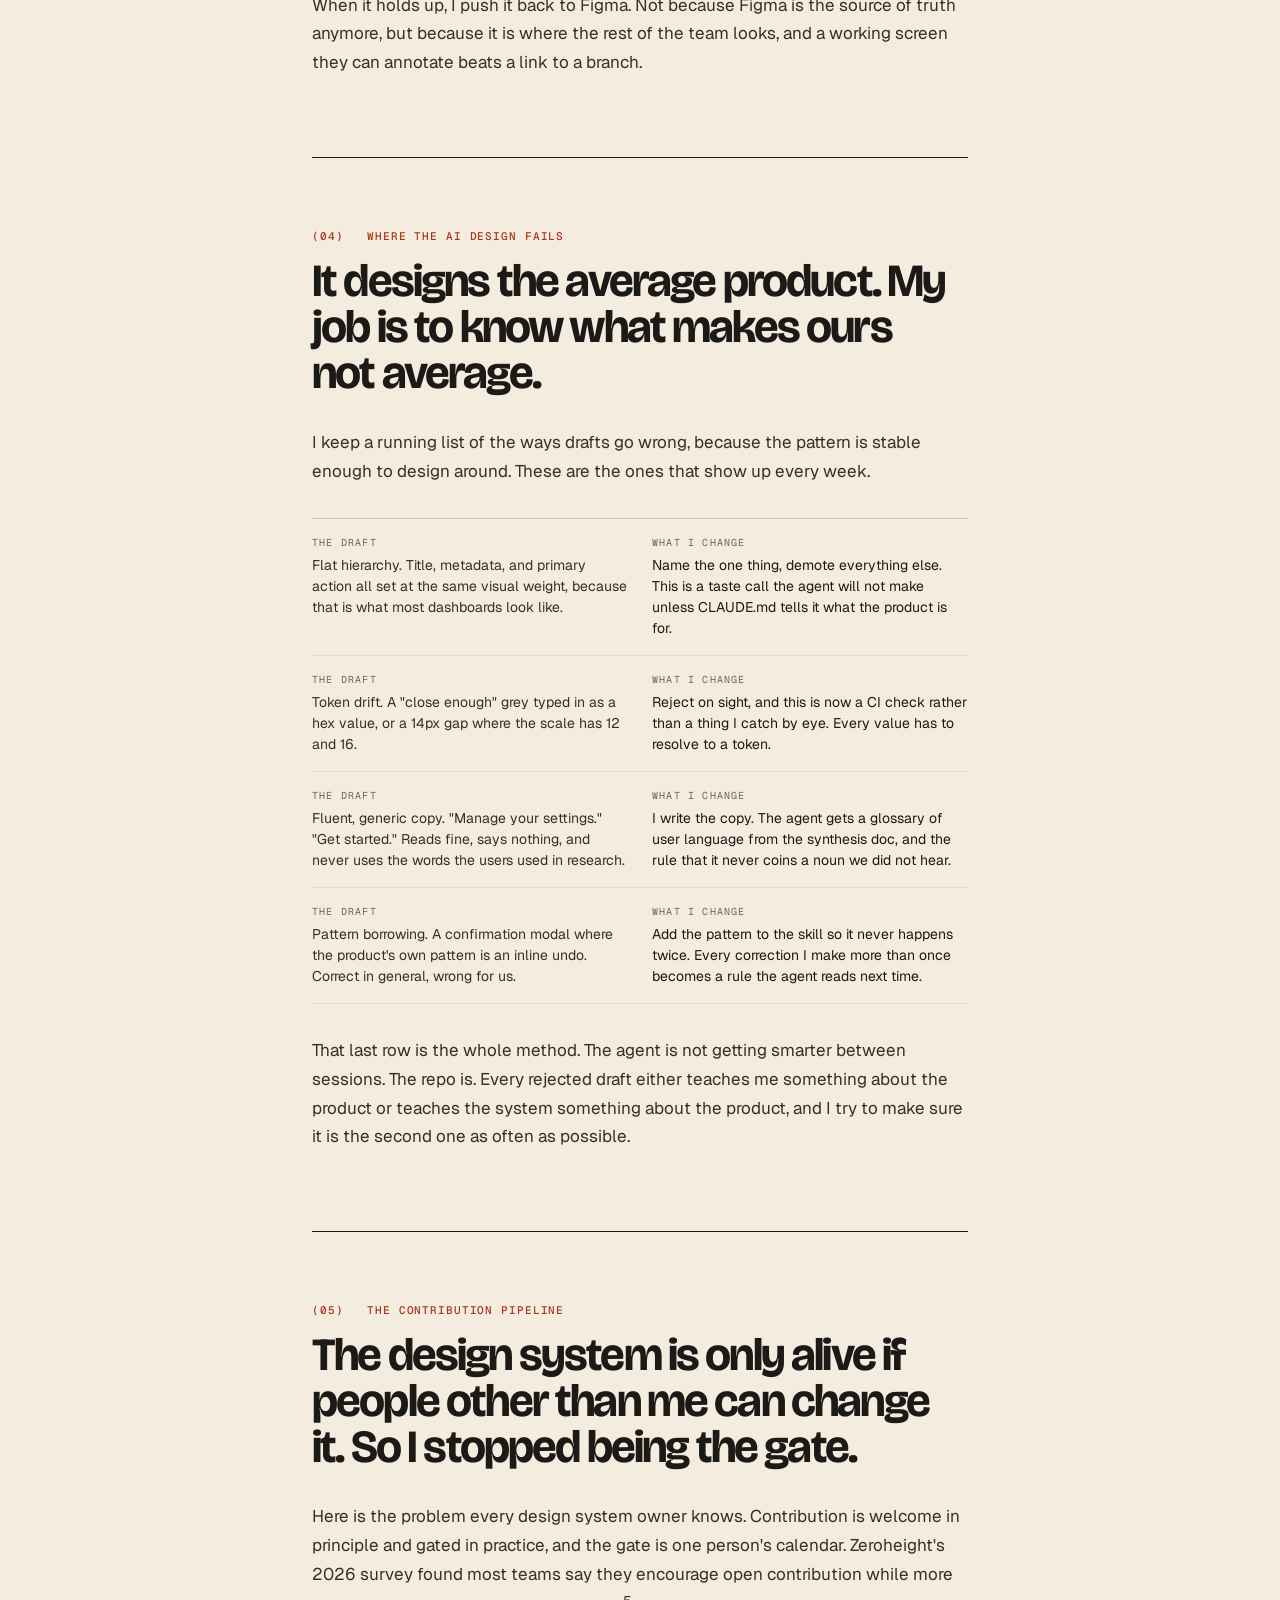
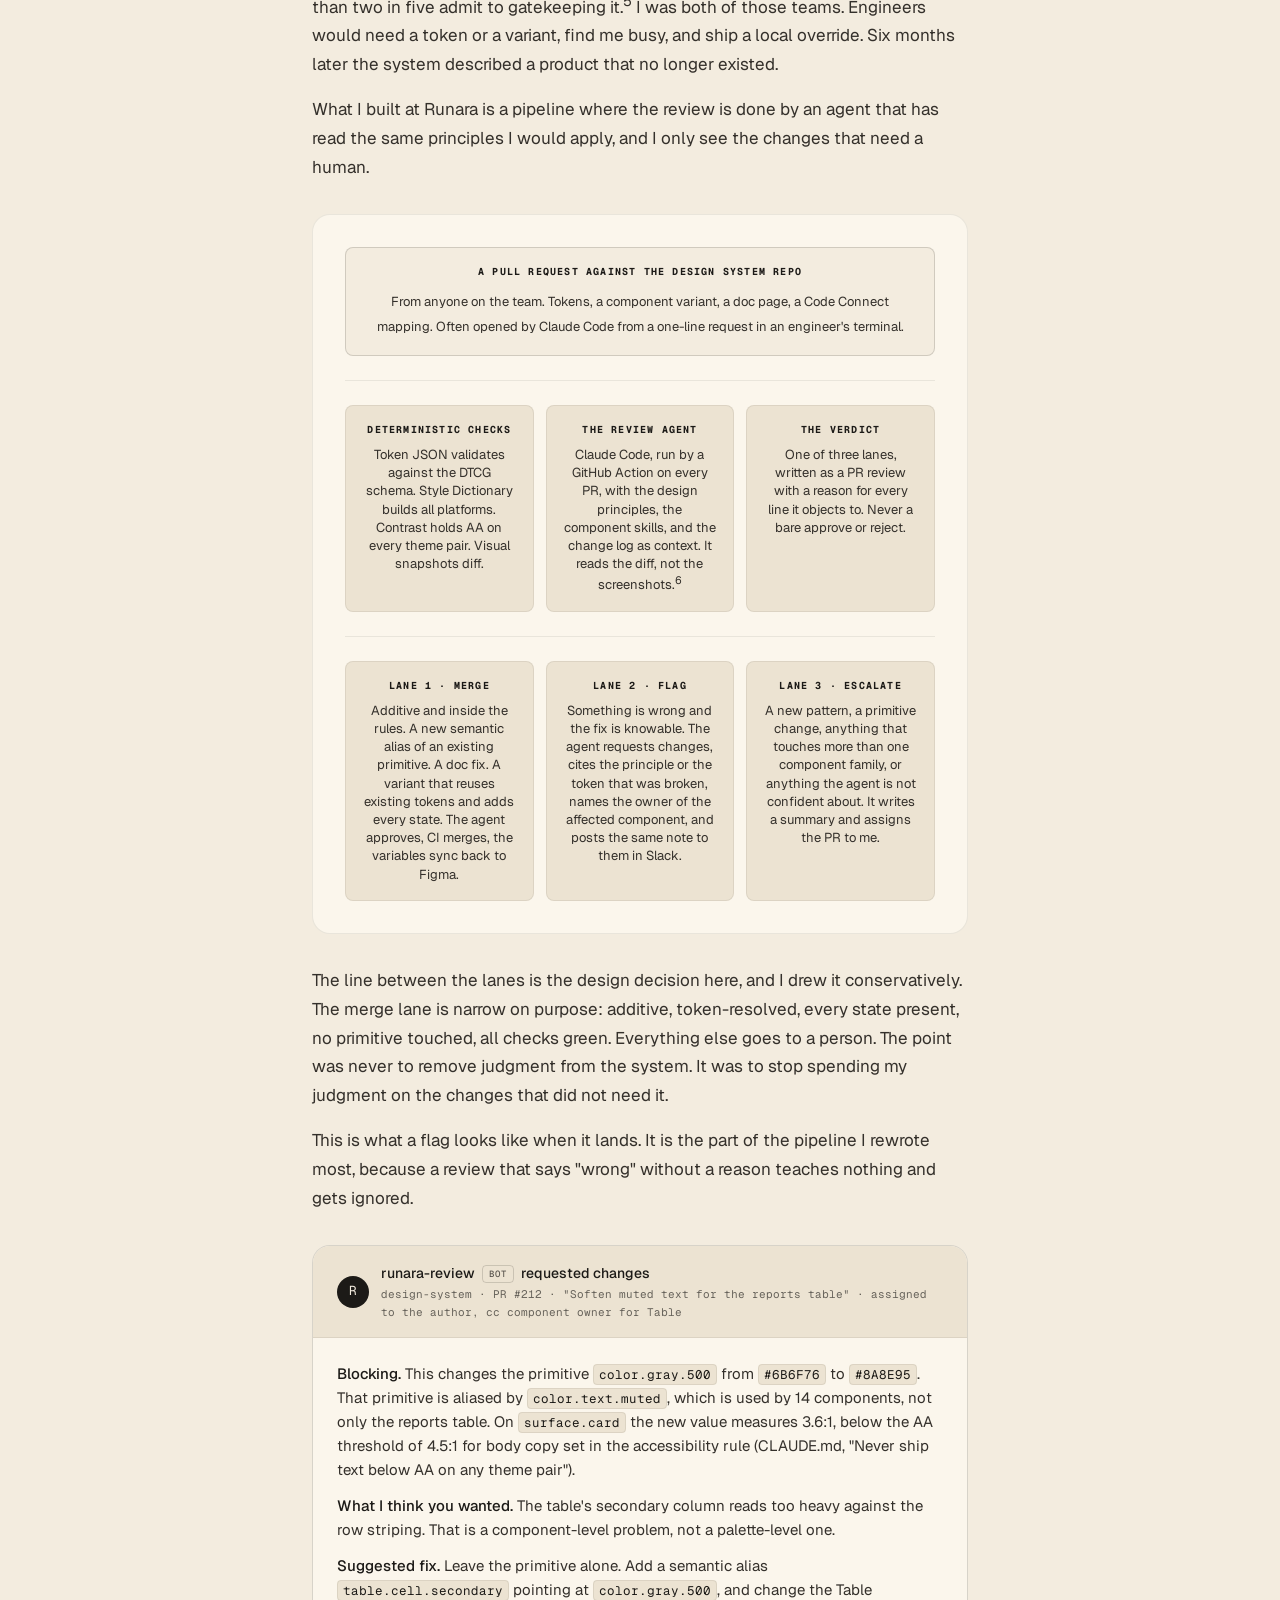
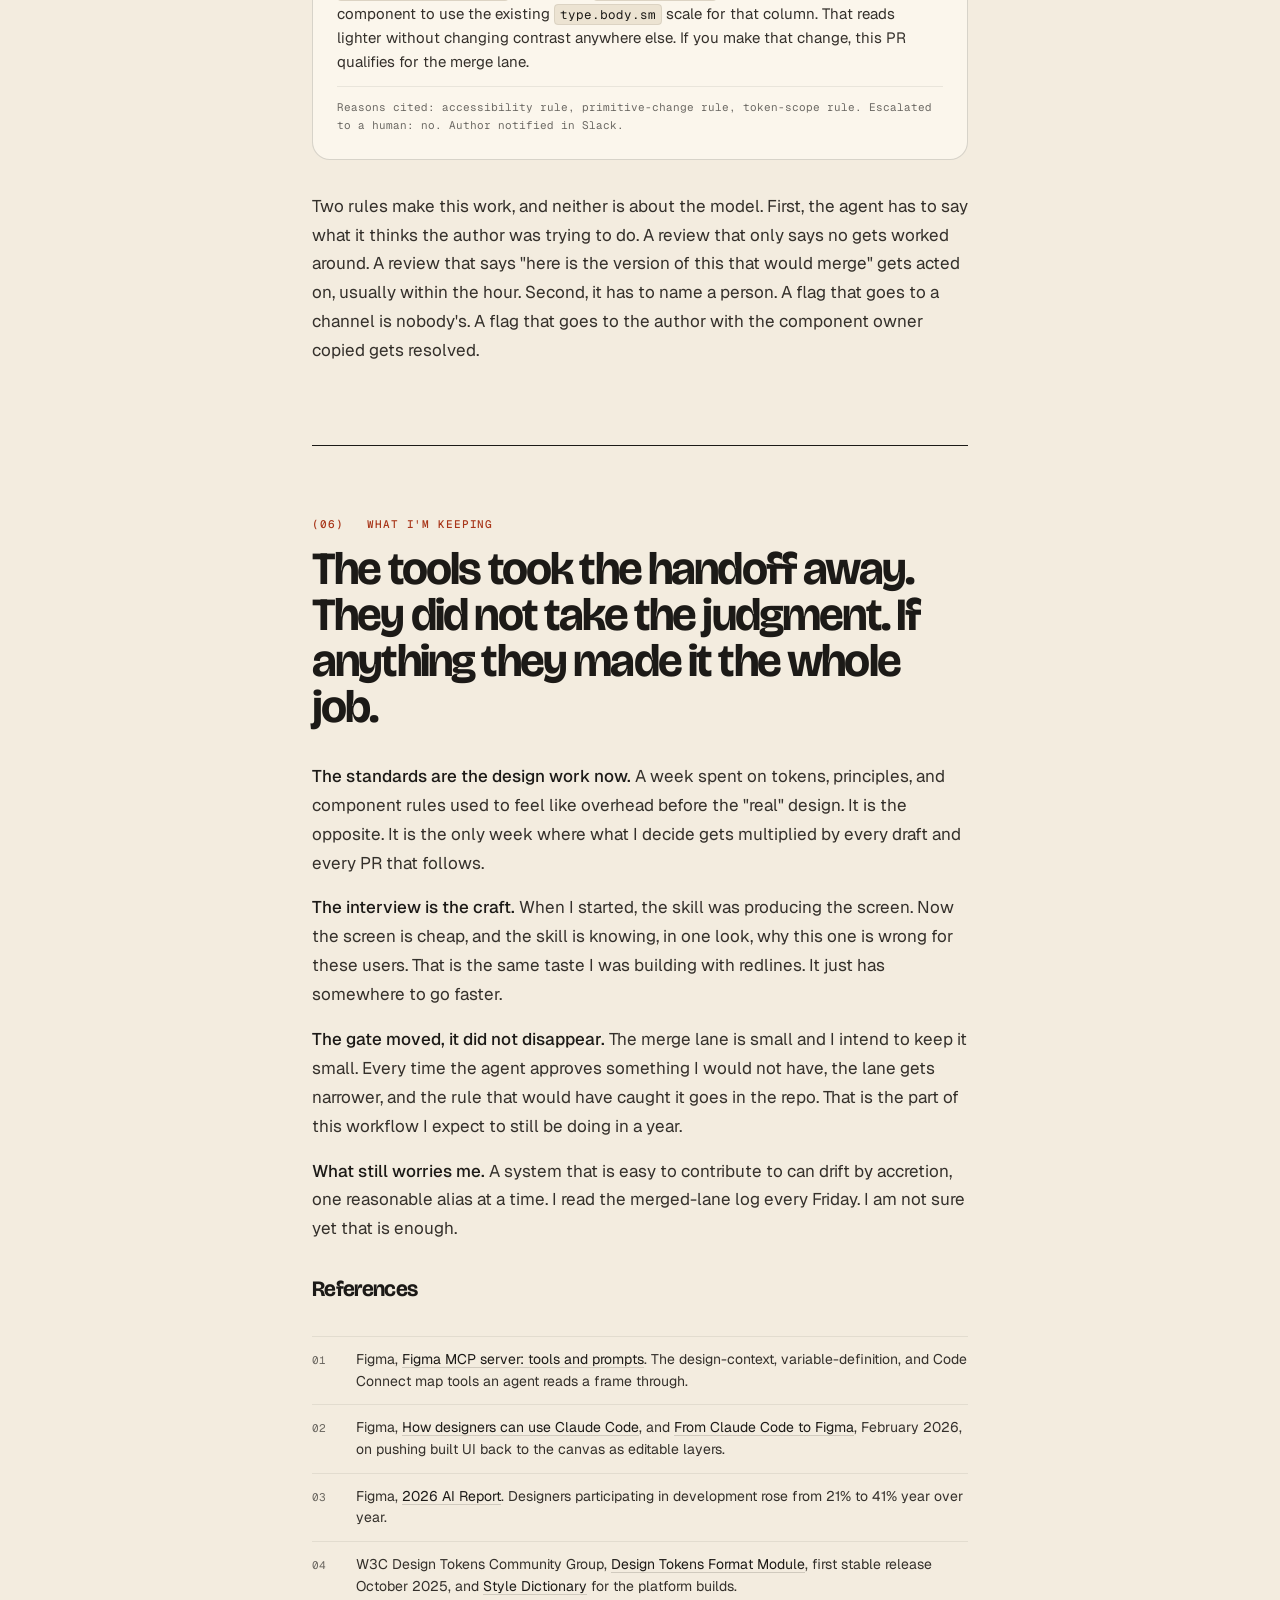
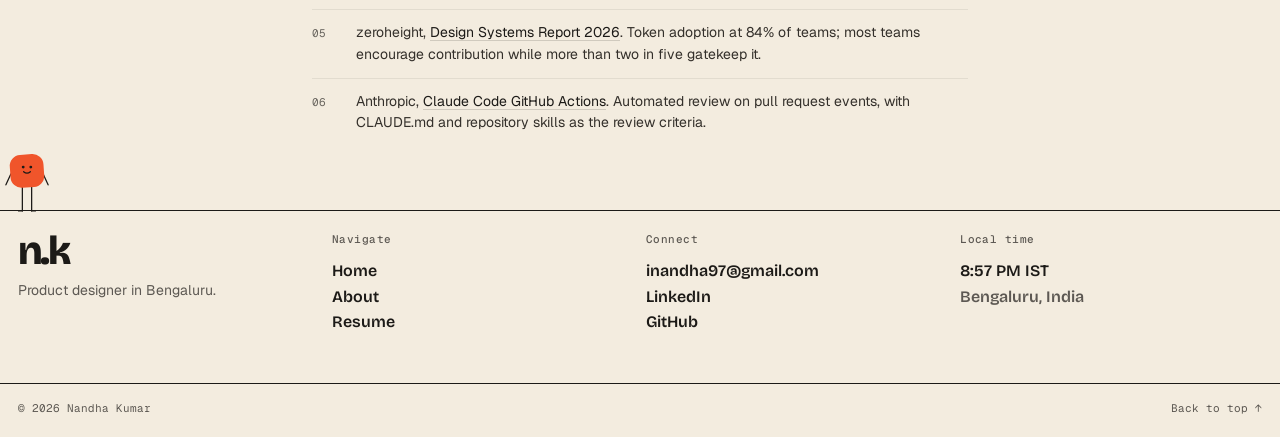
<file: Runara.html>
<!DOCTYPE html>
<html lang="en">
<head>
    <meta charset="UTF-8">
    <meta name="viewport" content="width=device-width, initial-scale=1.0, viewport-fit=cover">
    <title>Runara · High time you changed your design workflow · Nandha Kumar</title>
    <meta name="description" content="The design workflow I inherited was built around handoff. The one I built at Runara runs on a repo, a Figma MCP connection, Claude Code, and a review agent that lets engineers contribute to the design system without waiting on me. What changed, what broke, and where I still refuse to let the machine decide.">
    <link rel="icon" href="Images/Dark.png" media="(prefers-color-scheme: light)">
    <link rel="icon" href="Images/Light.png" media="(prefers-color-scheme: dark)">

    <link rel="preconnect" href="https://fonts.googleapis.com">
    <link rel="preconnect" href="https://fonts.gstatic.com" crossorigin>
    <link href="https://fonts.googleapis.com/css2?family=Bricolage+Grotesque:opsz,wght@12..96,400..800&family=Geist:wght@400;500;600&family=Geist+Mono:wght@400;500&family=Shrikhand&display=swap" rel="stylesheet">

    <link rel="stylesheet" href="site.css?v=20261012">
    <meta name="theme-color" content="#F3ECDF">
</head>
<body id="top" class="cs-tint-runara">
    <div class="grain" aria-hidden="true"></div>

    <div class="cs-progress" aria-hidden="true"><span class="cs-progress__bar"></span></div>

    <header class="nav">
        <div class="nav__inner">
            <a href="index.html" class="nav__logo" aria-label="Nandha Kumar, home"><span class="blob" data-blob="star" data-color="#FFC61A"></span>n.k</a>
            <nav class="nav__links" id="primary-nav" aria-label="Primary">
                <a href="index.html">Home</a>
                <a href="about.html">About</a>
                <a href="resume.html">Resume</a>
            </nav>
            <a class="nav__cta" href="mailto:inandha97@gmail.com">Contact</a>
            <button class="nav__burger" type="button" aria-label="Menu" aria-expanded="false" aria-controls="primary-nav"><span></span></button>
        </div>
    </header>

    <main>

        <!-- Hero -->
        <section class="cs-hero">
            <span class="blob cs-hero__blob" data-blob="star" data-color="#FFC61A" data-pose="wave" aria-hidden="true"></span>
            <div class="container">
                <a class="cs-back" href="index.html">← All work</a>

                <p class="cs-hero__tags reveal">Runara · Senior Product Designer · Workflow · Design systems · AI tooling</p>
                <h1 class="cs-hero__title reveal">
                    High time you changed your <span class="highlight">design workflow.</span>
                </h1>
                <p class="lede cs-hero__lede reveal">
                    The workflow I was trained in was built for handoff. The one I run now has no handoff in it. It came together at Runara, where I own the design system and the tooling around it: the system lives in a repo, Claude Code can read and write the Figma file, and a review agent lets engineers contribute without waiting on me. This is how I got here, what the machine gets wrong, and where I still make every call myself.
                </p>

                <dl class="cs-meta reveal">
                    <div>
                        <dt>Role</dt>
                        <dd>Senior product designer at Runara. Sole designer, also acting as PM. Owner of the design system and the tooling around it</dd>
                    </div>
                    <div>
                        <dt>When</dt>
                        <dd>The old workflow from 2019. The new one at Runara since early 2026, still changing</dd>
                    </div>
                    <div>
                        <dt>Stack</dt>
                        <dd>Figma and its MCP server, Claude Code, DTCG tokens, Style Dictionary, GitHub Actions</dd>
                    </div>
                    <div>
                        <dt>Outcome</dt>
                        <dd>A design system anyone on the team can change, reviewed by an agent, merged within the rules I wrote</dd>
                    </div>
                </dl>

                <div class="cs-tldr reveal">
                    <div class="cs-tldr__label">Role and team</div>
                    <ul class="cs-tldr__list">
                        <li>
                            <span class="cs-tldr__key">My role</span>
                            <span class="cs-tldr__val">Senior Product Designer. Sole designer, also acting as PM, and owner of the design system and its tooling.</span>
                        </li>
                        <li>
                            <span class="cs-tldr__key">Team</span>
                            <span class="cs-tldr__val">The only designer, working with the CEO, the CTO and engineers.</span>
                        </li>
                        <li>
                            <span class="cs-tldr__key">Duration</span>
                            <span class="cs-tldr__val">At Runara from Jun 2025 to Jul 2026. This workflow since early 2026.</span>
                        </li>
                        <li>
                            <span class="cs-tldr__key">Outcome</span>
                            <span class="cs-tldr__val">A design system engineers change through pull requests, reviewed by an agent that merges, flags back to the author, or escalates to me.</span>
                        </li>
                    </ul>
                </div>

                <div class="cs-tldr reveal">
                    <div class="cs-tldr__label">In short</div>
                    <ul class="cs-tldr__list">
                        <li>
                            <span class="cs-tldr__key">01 Then</span>
                            <span class="cs-tldr__val">I learned a workflow built for handoff: I drew the picture, engineering rebuilt it, and the build never quite matched.</span>
                        </li>
                        <li>
                            <span class="cs-tldr__key">02 Now</span>
                            <span class="cs-tldr__val">At Runara the design system lives in a repo. I draft screens with Claude Code against our real tokens and components, then push them back to Figma.</span>
                        </li>
                        <li>
                            <span class="cs-tldr__key">03 The craft</span>
                            <span class="cs-tldr__val">I don't accept drafts. I interview them: what the one thing is, every state, every token, and the line in the research behind the layout.</span>
                        </li>
                        <li>
                            <span class="cs-tldr__key">04 Pipeline</span>
                            <span class="cs-tldr__val">Engineers change the system through pull requests. Checks and a review agent in GitHub Actions merge it, flag it back to the author, or escalate new patterns to me.</span>
                        </li>
                        <li>
                            <span class="cs-tldr__key">05 Kept</span>
                            <span class="cs-tldr__val">The tools took away the handoff, not the judgment. I'm no longer the gate for every change, only for the ones that need a person.</span>
                        </li>
                    </ul>
                </div>
            </div>
        </section>

        <!-- Cover -->
        <section class="container">
            <div class="cs-cover reveal">
                <img src="Images/Runara/cover.svg" alt="Two rows. The draft loop: Figma to Claude Code over MCP, then my interview of the draft, then code pushed back to canvas. The contribution pipeline: a pull request, automated checks, a review agent, and three lanes: merge, flag back to the author, or escalate to me.">
            </div>
        </section>

        <div class="container--prose">

            <!-- 01. Then -->
            <section class="cs-section reveal">
                <header class="cs-section__head">
                    <span class="eyebrow eyebrow--accent cs-section__eyebrow">(01) &nbsp; Then</span>
                    <h2 class="h2 cs-section__title">The first team I joined ran the workflow the industry had settled on a decade earlier. I did every step of it.</h2>
                </header>
                <div class="cs-prose">
                    <p>It went like this. Research in a deck. Wireframes in Sketch. A symbol library that one person maintained and everyone detached from. A clickable prototype in InVision for the stakeholder review, which was a meeting, which was where the design actually got decided. Then the part that took the most time and produced the least value: handoff. I exported to Zeplin, wrote redlines for the things Zeplin missed, sat in a "walkthrough" with engineering, and answered Slack questions about spacing for the next two weeks.</p>
                    <p>Then the build shipped, and it did not match. Not because anyone was careless. Because the design lived in one place, the code lived in another, and the only bridge between them was me, explaining. Design QA was a spreadsheet of screenshots with red circles. The design system was a Sketch library plus a Confluence page, and the contribution model was "ask Nandha." I was the bottleneck by design, and I was proud of it, because being the bottleneck felt like being the standard.</p>
                    <p>I want to be fair to that workflow. It was rigorous. It taught me to think in components, to specify states, to write a redline that an engineer could not misread. Most of what I know about UI I learned by having to explain it to someone who was going to build it without me in the room. But the whole shape of it was organised around a single assumption: the designer produces a picture, and someone else turns the picture into the product.</p>
                </div>
            </section>

            <!-- 02. What changed -->
            <section class="cs-section reveal">
                <header class="cs-section__head">
                    <span class="eyebrow eyebrow--accent cs-section__eyebrow">(02) &nbsp; What changed</span>
                    <h2 class="h2 cs-section__title">The picture stopped being the source of truth. That broke the workflow more than any tool did.</h2>
                </header>
                <div class="cs-prose">
                    <p>Two things happened close together. Figma shipped an MCP server, which means an AI agent can read a frame as structure rather than as a screenshot: the layer hierarchy, the variables behind every colour and spacing value, and the Code Connect map that says which production component a Figma component corresponds to.<sup>1</sup> And Claude Code became something a designer could actually sit in front of all day. Give it a frame link, and it writes against your real components and tokens instead of approximating from pixels. Ask it to push what it built back, and it lands in Figma as editable layers.<sup>2</sup></p>
                    <p>Figma's own 2026 report puts a number on what that did to the job: designers participating in development nearly doubled in a year, from 21 to 41 percent.<sup>3</sup> I am one of them. But the interesting change is not that I write code now. It is that the artefact I hand over is no longer a picture. It is a working screen, built from the system, that engineering reviews as a pull request rather than reconstructs from a spec.</p>
                    <p>Once that was true, handoff stopped being a phase. And once handoff stopped being a phase, everything I had built my process around, the redlines, the walkthroughs, the QA spreadsheet, became overhead with nothing to attach to.</p>
                </div>

                <div class="cs-flows">
                    <div class="cs-flow">
                        <div class="cs-flow__title">The workflow I inherited</div>
                        <ol>
                            <li>Research synthesis in a deck</li>
                            <li>Wireframes, then hi-fi in Sketch</li>
                            <li>Detach from the library when it gets in the way</li>
                            <li>InVision prototype for the stakeholder meeting</li>
                            <li>Export to Zeplin, add redlines for the gaps</li>
                            <li>Handoff walkthrough with engineering</li>
                            <li>Two weeks of spacing questions in Slack</li>
                            <li>Design QA against the build, screenshots with red circles</li>
                            <li class="is-end">Design system updated later, by me, if I remember</li>
                        </ol>
                    </div>
                    <div class="cs-flow">
                        <div class="cs-flow__title cs-flow__title--after">How I work at Runara</div>
                        <ol>
                            <li class="is-new">Standards first: tokens, principles, and component rules in the repo</li>
                            <li>Research synthesis, still a document, now also read by the agent</li>
                            <li class="is-new">Draft the screen with Claude Code against the system, from a Figma frame or from a brief</li>
                            <li class="is-new">Interview the draft. Reject most of it. Iterate in the same session</li>
                            <li class="is-new">Push the result back to Figma as editable layers for the team to see</li>
                            <li>Open a pull request. Engineering reviews working UI, not a spec</li>
                            <li class="is-new">Any teammate opens their own PR against the design system</li>
                            <li class="is-new">Checks run, the review agent reads the diff, and it merges, flags, or escalates</li>
                            <li class="is-end">System stays current because contributing is cheaper than working around it</li>
                        </ol>
                    </div>
                </div>
            </section>

            <!-- 03. How I work now -->
            <section class="cs-section reveal">
                <header class="cs-section__head">
                    <span class="eyebrow eyebrow--accent cs-section__eyebrow">(03) &nbsp; How I work now</span>
                    <h2 class="h2 cs-section__title">I spend the first week of any project writing the rules the machine has to design inside.</h2>
                </header>
                <div class="cs-prose">
                    <p>The mistake I made in the first month was prompting the way people prompt image generators: describe the screen, admire the output, describe it again. It produced plausible UI that belonged to no product. What fixed it was doing the design-system work first and treating it as the prompt.</p>
                    <p>Concretely, the repo now holds four things before any screen exists. The tokens, in the W3C Design Tokens format, built out to CSS, Swift, and Kotlin by Style Dictionary, so there is one file that says what "muted text" means everywhere.<sup>4</sup> A CLAUDE.md that reads like a design principles page, not a style guide: what the product is for, who it is for, what we never do, which component to reach for in which situation. Skills for each component family, so "add a filter bar" pulls in the rules for density, empty states, and keyboard behaviour without me restating them. And Code Connect mappings, so when Claude Code reads a Figma frame it sees "this is our Button, primary, medium" rather than a rectangle with a fill.</p>
                    <p>Then the loop. I give Claude Code a frame link or a paragraph of intent. It drafts. I do not accept the draft. I interview it.</p>
                </div>

                <div class="cs-rules">
                    <div class="cs-rule">
                        <div class="cs-rule__num">Question 01</div>
                        <div class="cs-rule__title">What is the one thing on this screen?</div>
                        <div class="cs-rule__body">If the draft cannot answer in a sentence, the hierarchy is wrong. AI drafts tend toward evenness: every element the same weight, because the average interface is even.</div>
                    </div>
                    <div class="cs-rule">
                        <div class="cs-rule__num">Question 02</div>
                        <div class="cs-rule__title">What happens when it is empty, loading, wrong, or too long?</div>
                        <div class="cs-rule__body">The first draft is always the happy path. I ask for the four other states before I look at the visual again.</div>
                    </div>
                    <div class="cs-rule">
                        <div class="cs-rule__num">Question 03</div>
                        <div class="cs-rule__title">Which token did you use, and why that one?</div>
                        <div class="cs-rule__body">A draft that invents a hex value or a spacing number has left the system. The answer has to be a token name and a reason.</div>
                    </div>
                    <div class="cs-rule">
                        <div class="cs-rule__num">Question 04</div>
                        <div class="cs-rule__title">Would the person in the research recognise this?</div>
                        <div class="cs-rule__body">The agent has read the synthesis doc. I make it point to the line in it that justifies the layout. If it cannot, the layout is a guess dressed as a decision.</div>
                    </div>
                </div>

                <div class="cs-prose">
                    <p>Iteration is the same session. "Collapse the secondary actions into an overflow, the primary is competing with three things." "The loading state is a spinner, use the skeleton pattern from the list component." "That is the wrong elevation for a sheet on mobile." Each of those is a sentence, and each one lands in working code in under a minute, which is the part that changed the pace of my work more than anything. A round of critique that used to cost an afternoon of moving rectangles now costs the time it takes to say what is wrong.</p>
                    <p>When it holds up, I push it back to Figma. Not because Figma is the source of truth anymore, but because it is where the rest of the team looks, and a working screen they can annotate beats a link to a branch.</p>
                </div>
            </section>

            <!-- 04. Where it fails -->
            <section class="cs-section reveal">
                <header class="cs-section__head">
                    <span class="eyebrow eyebrow--accent cs-section__eyebrow">(04) &nbsp; Where the AI design fails</span>
                    <h2 class="h2 cs-section__title">It designs the average product. My job is to know what makes ours not average.</h2>
                </header>
                <div class="cs-prose">
                    <p>I keep a running list of the ways drafts go wrong, because the pattern is stable enough to design around. These are the ones that show up every week.</p>
                </div>

                <div class="cs-fixes">
                    <div class="cs-fix">
                        <div><span class="cs-fix__k">The draft</span><div class="cs-fix__before">Flat hierarchy. Title, metadata, and primary action all set at the same visual weight, because that is what most dashboards look like.</div></div>
                        <div><span class="cs-fix__k">What I change</span><div class="cs-fix__after">Name the one thing, demote everything else. This is a taste call the agent will not make unless CLAUDE.md tells it what the product is for.</div></div>
                    </div>
                    <div class="cs-fix">
                        <div><span class="cs-fix__k">The draft</span><div class="cs-fix__before">Token drift. A "close enough" grey typed in as a hex value, or a 14px gap where the scale has 12 and 16.</div></div>
                        <div><span class="cs-fix__k">What I change</span><div class="cs-fix__after">Reject on sight, and this is now a CI check rather than a thing I catch by eye. Every value has to resolve to a token.</div></div>
                    </div>
                    <div class="cs-fix">
                        <div><span class="cs-fix__k">The draft</span><div class="cs-fix__before">Fluent, generic copy. "Manage your settings." "Get started." Reads fine, says nothing, and never uses the words the users used in research.</div></div>
                        <div><span class="cs-fix__k">What I change</span><div class="cs-fix__after">I write the copy. The agent gets a glossary of user language from the synthesis doc, and the rule that it never coins a noun we did not hear.</div></div>
                    </div>
                    <div class="cs-fix">
                        <div><span class="cs-fix__k">The draft</span><div class="cs-fix__before">Pattern borrowing. A confirmation modal where the product's own pattern is an inline undo. Correct in general, wrong for us.</div></div>
                        <div><span class="cs-fix__k">What I change</span><div class="cs-fix__after">Add the pattern to the skill so it never happens twice. Every correction I make more than once becomes a rule the agent reads next time.</div></div>
                    </div>
                </div>

                <div class="cs-prose">
                    <p>That last row is the whole method. The agent is not getting smarter between sessions. The repo is. Every rejected draft either teaches me something about the product or teaches the system something about the product, and I try to make sure it is the second one as often as possible.</p>
                </div>
            </section>

            <!-- 05. The contribution pipeline -->
            <section class="cs-section reveal">
                <header class="cs-section__head">
                    <span class="eyebrow eyebrow--accent cs-section__eyebrow">(05) &nbsp; The contribution pipeline</span>
                    <h2 class="h2 cs-section__title">The design system is only alive if people other than me can change it. So I stopped being the gate.</h2>
                </header>
                <div class="cs-prose">
                    <p>Here is the problem every design system owner knows. Contribution is welcome in principle and gated in practice, and the gate is one person's calendar. Zeroheight's 2026 survey found most teams say they encourage open contribution while more than two in five admit to gatekeeping it.<sup>5</sup> I was both of those teams. Engineers would need a token or a variant, find me busy, and ship a local override. Six months later the system described a product that no longer existed.</p>
                    <p>What I built at Runara is a pipeline where the review is done by an agent that has read the same principles I would apply, and I only see the changes that need a human.</p>
                </div>

                <div class="cs-archdiag">
                    <div class="cs-archdiag__hub">
                        <strong>A pull request against the design system repo</strong>
                        <span>From anyone on the team. Tokens, a component variant, a doc page, a Code Connect mapping. Often opened by Claude Code from a one-line request in an engineer's terminal.</span>
                    </div>
                    <div class="cs-archdiag__rule"></div>
                    <div class="cs-archdiag__row">
                        <div class="cs-archdiag__node">
                            <strong>Deterministic checks</strong>
                            <span>Token JSON validates against the DTCG schema. Style Dictionary builds all platforms. Contrast holds AA on every theme pair. Visual snapshots diff.</span>
                        </div>
                        <div class="cs-archdiag__node">
                            <strong>The review agent</strong>
                            <span>Claude Code, run by a GitHub Action on every PR, with the design principles, the component skills, and the change log as context. It reads the diff, not the screenshots.<sup>6</sup></span>
                        </div>
                        <div class="cs-archdiag__node">
                            <strong>The verdict</strong>
                            <span>One of three lanes, written as a PR review with a reason for every line it objects to. Never a bare approve or reject.</span>
                        </div>
                    </div>
                    <div class="cs-archdiag__rule"></div>
                    <div class="cs-archdiag__row">
                        <div class="cs-archdiag__node">
                            <strong>Lane 1 · Merge</strong>
                            <span>Additive and inside the rules. A new semantic alias of an existing primitive. A doc fix. A variant that reuses existing tokens and adds every state. The agent approves, CI merges, the variables sync back to Figma.</span>
                        </div>
                        <div class="cs-archdiag__node">
                            <strong>Lane 2 · Flag</strong>
                            <span>Something is wrong and the fix is knowable. The agent requests changes, cites the principle or the token that was broken, names the owner of the affected component, and posts the same note to them in Slack.</span>
                        </div>
                        <div class="cs-archdiag__node">
                            <strong>Lane 3 · Escalate</strong>
                            <span>A new pattern, a primitive change, anything that touches more than one component family, or anything the agent is not confident about. It writes a summary and assigns the PR to me.</span>
                        </div>
                    </div>
                </div>

                <div class="cs-prose">
                    <p>The line between the lanes is the design decision here, and I drew it conservatively. The merge lane is narrow on purpose: additive, token-resolved, every state present, no primitive touched, all checks green. Everything else goes to a person. The point was never to remove judgment from the system. It was to stop spending my judgment on the changes that did not need it.</p>
                    <p>This is what a flag looks like when it lands. It is the part of the pipeline I rewrote most, because a review that says "wrong" without a reason teaches nothing and gets ignored.</p>
                </div>

                <div class="cs-review">
                    <div class="cs-review__head">
                        <span class="cs-review__avatar" aria-hidden="true">R</span>
                        <div>
                            <div class="cs-review__who">runara-review <span class="cs-review__bot">bot</span> requested changes</div>
                            <div class="cs-review__meta">design-system · PR #212 · "Soften muted text for the reports table" · assigned to the author, cc component owner for Table</div>
                        </div>
                    </div>
                    <div class="cs-review__body">
                        <p><strong>Blocking.</strong> This changes the primitive <code>color.gray.500</code> from <code>#6B6F76</code> to <code>#8A8E95</code>. That primitive is aliased by <code>color.text.muted</code>, which is used by 14 components, not only the reports table. On <code>surface.card</code> the new value measures 3.6:1, below the AA threshold of 4.5:1 for body copy set in the accessibility rule (CLAUDE.md, "Never ship text below AA on any theme pair").</p>
                        <p><strong>What I think you wanted.</strong> The table's secondary column reads too heavy against the row striping. That is a component-level problem, not a palette-level one.</p>
                        <p><strong>Suggested fix.</strong> Leave the primitive alone. Add a semantic alias <code>table.cell.secondary</code> pointing at <code>color.gray.500</code>, and change the Table component to use the existing <code>type.body.sm</code> scale for that column. That reads lighter without changing contrast anywhere else. If you make that change, this PR qualifies for the merge lane.</p>
                        <p class="cs-review__foot">Reasons cited: accessibility rule, primitive-change rule, token-scope rule. Escalated to a human: no. Author notified in Slack.</p>
                    </div>
                </div>

                <div class="cs-prose">
                    <p>Two rules make this work, and neither is about the model. First, the agent has to say what it thinks the author was trying to do. A review that only says no gets worked around. A review that says "here is the version of this that would merge" gets acted on, usually within the hour. Second, it has to name a person. A flag that goes to a channel is nobody's. A flag that goes to the author with the component owner copied gets resolved.</p>
                </div>
            </section>

            <!-- 06. What I'm keeping -->
            <section class="cs-section reveal">
                <header class="cs-section__head">
                    <span class="eyebrow eyebrow--accent cs-section__eyebrow">(06) &nbsp; What I'm keeping</span>
                    <h2 class="h2 cs-section__title">The tools took the handoff away. They did not take the judgment. If anything they made it the whole job.</h2>
                </header>
                <div class="cs-prose">
                    <p><strong>The standards are the design work now.</strong> A week spent on tokens, principles, and component rules used to feel like overhead before the "real" design. It is the opposite. It is the only week where what I decide gets multiplied by every draft and every PR that follows.</p>
                    <p><strong>The interview is the craft.</strong> When I started, the skill was producing the screen. Now the screen is cheap, and the skill is knowing, in one look, why this one is wrong for these users. That is the same taste I was building with redlines. It just has somewhere to go faster.</p>
                    <p><strong>The gate moved, it did not disappear.</strong> The merge lane is small and I intend to keep it small. Every time the agent approves something I would not have, the lane gets narrower, and the rule that would have caught it goes in the repo. That is the part of this workflow I expect to still be doing in a year.</p>
                    <p><strong>What still worries me.</strong> A system that is easy to contribute to can drift by accretion, one reasonable alias at a time. I read the merged-lane log every Friday. I am not sure yet that is enough.</p>
                </div>

                <h3 class="h3 cs-h3">References</h3>
                <ol class="cs-refs">
                    <li><span>Figma, <a href="https://developers.figma.com/docs/figma-mcp-server/tools-and-prompts/" target="_blank" rel="noopener">Figma MCP server: tools and prompts</a>. The design-context, variable-definition, and Code Connect map tools an agent reads a frame through.</span></li>
                    <li><span>Figma, <a href="https://www.figma.com/resource-library/claude-code-for-designers/" target="_blank" rel="noopener">How designers can use Claude Code</a>, and <a href="https://www.figma.com/blog/introducing-claude-code-to-figma/" target="_blank" rel="noopener">From Claude Code to Figma</a>, February 2026, on pushing built UI back to the canvas as editable layers.</span></li>
                    <li><span>Figma, <a href="https://www.figma.com/blog/2026-ai-report/" target="_blank" rel="noopener">2026 AI Report</a>. Designers participating in development rose from 21% to 41% year over year.</span></li>
                    <li><span>W3C Design Tokens Community Group, <a href="https://www.designtokens.org/" target="_blank" rel="noopener">Design Tokens Format Module</a>, first stable release October 2025, and <a href="https://styledictionary.com/" target="_blank" rel="noopener">Style Dictionary</a> for the platform builds.</span></li>
                    <li><span>zeroheight, <a href="https://report.zeroheight.com/" target="_blank" rel="noopener">Design Systems Report 2026</a>. Token adoption at 84% of teams; most teams encourage contribution while more than two in five gatekeep it.</span></li>
                    <li><span>Anthropic, <a href="https://code.claude.com/docs/en/github-actions" target="_blank" rel="noopener">Claude Code GitHub Actions</a>. Automated review on pull request events, with CLAUDE.md and repository skills as the review criteria.</span></li>
                </ol>
            </section>

        </div>

    </main>

    <footer class="footer">
        <div class="stroll" aria-hidden="true"><span class="blob" data-blob="square" data-color="#F0552B" data-pose="walk"></span></div>
        <div class="v-wrap v-grid footer__grid">
            <div class="footer__brand">
                <div class="footer__mark">n.k</div>
                <p>Product designer in Bengaluru.</p>
            </div>
            <div class="footer__col">
                <h4>Navigate</h4>
                <a href="index.html">Home</a>
                <a href="about.html">About</a>
                <a href="resume.html">Resume</a>
            </div>
            <div class="footer__col">
                <h4>Connect</h4>
                <a href="mailto:inandha97@gmail.com">inandha97@gmail.com</a>
                <a href="https://www.linkedin.com/in/nandhakumarilangovan/" target="_blank" rel="noopener">LinkedIn</a>
                <a href="https://github.com/killjay" target="_blank" rel="noopener">GitHub</a>
            </div>
            <div class="footer__col">
                <h4>Local time</h4>
                <p data-clock>IST (UTC+5:30)</p>
                <p class="muted">Bengaluru, India</p>
            </div>
        </div>
        <div class="v-wrap footer__legal">
            <span>© <span data-year>2026</span> Nandha Kumar</span>
            <a href="#top">Back to top ↑</a>
        </div>
    </footer>
    <script src="blobs.js?v=20261001" defer></script>

    <script src="site.js?v=20261008" defer></script>
</body>
</html>
</file>
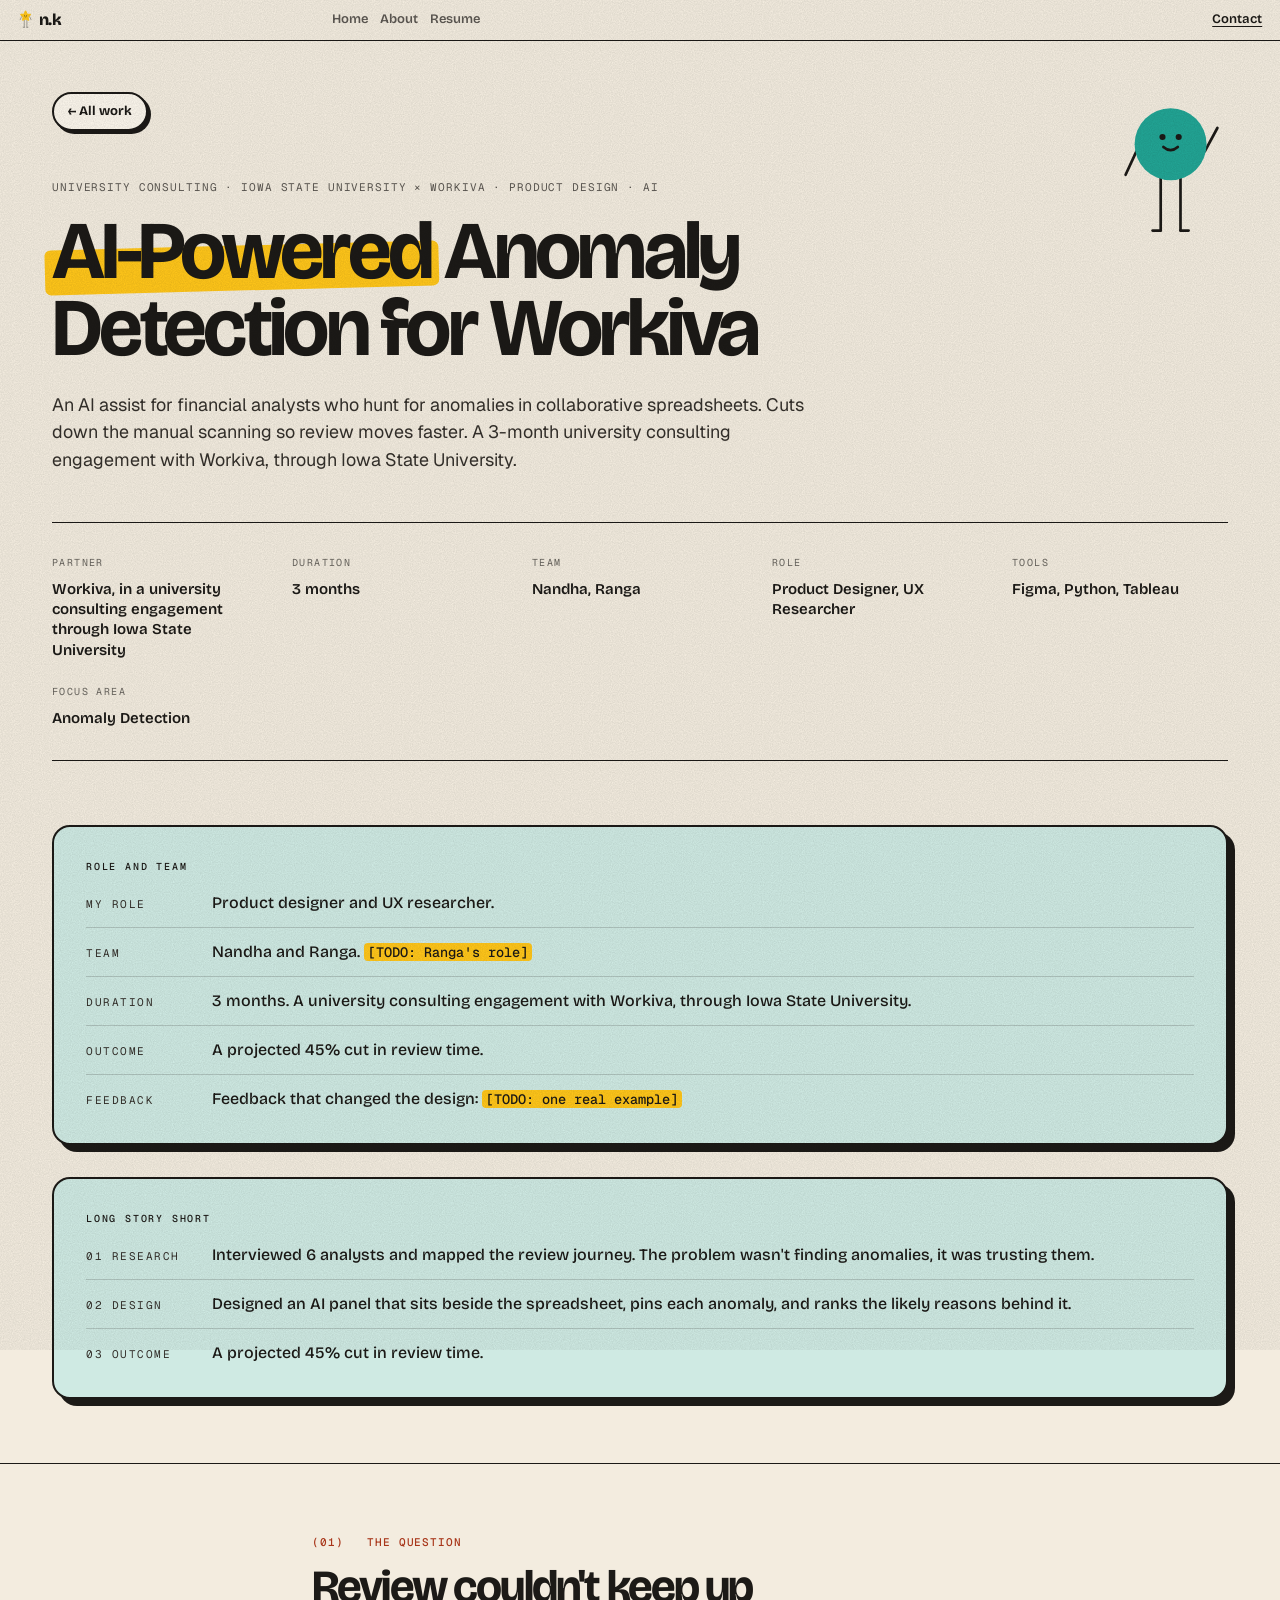
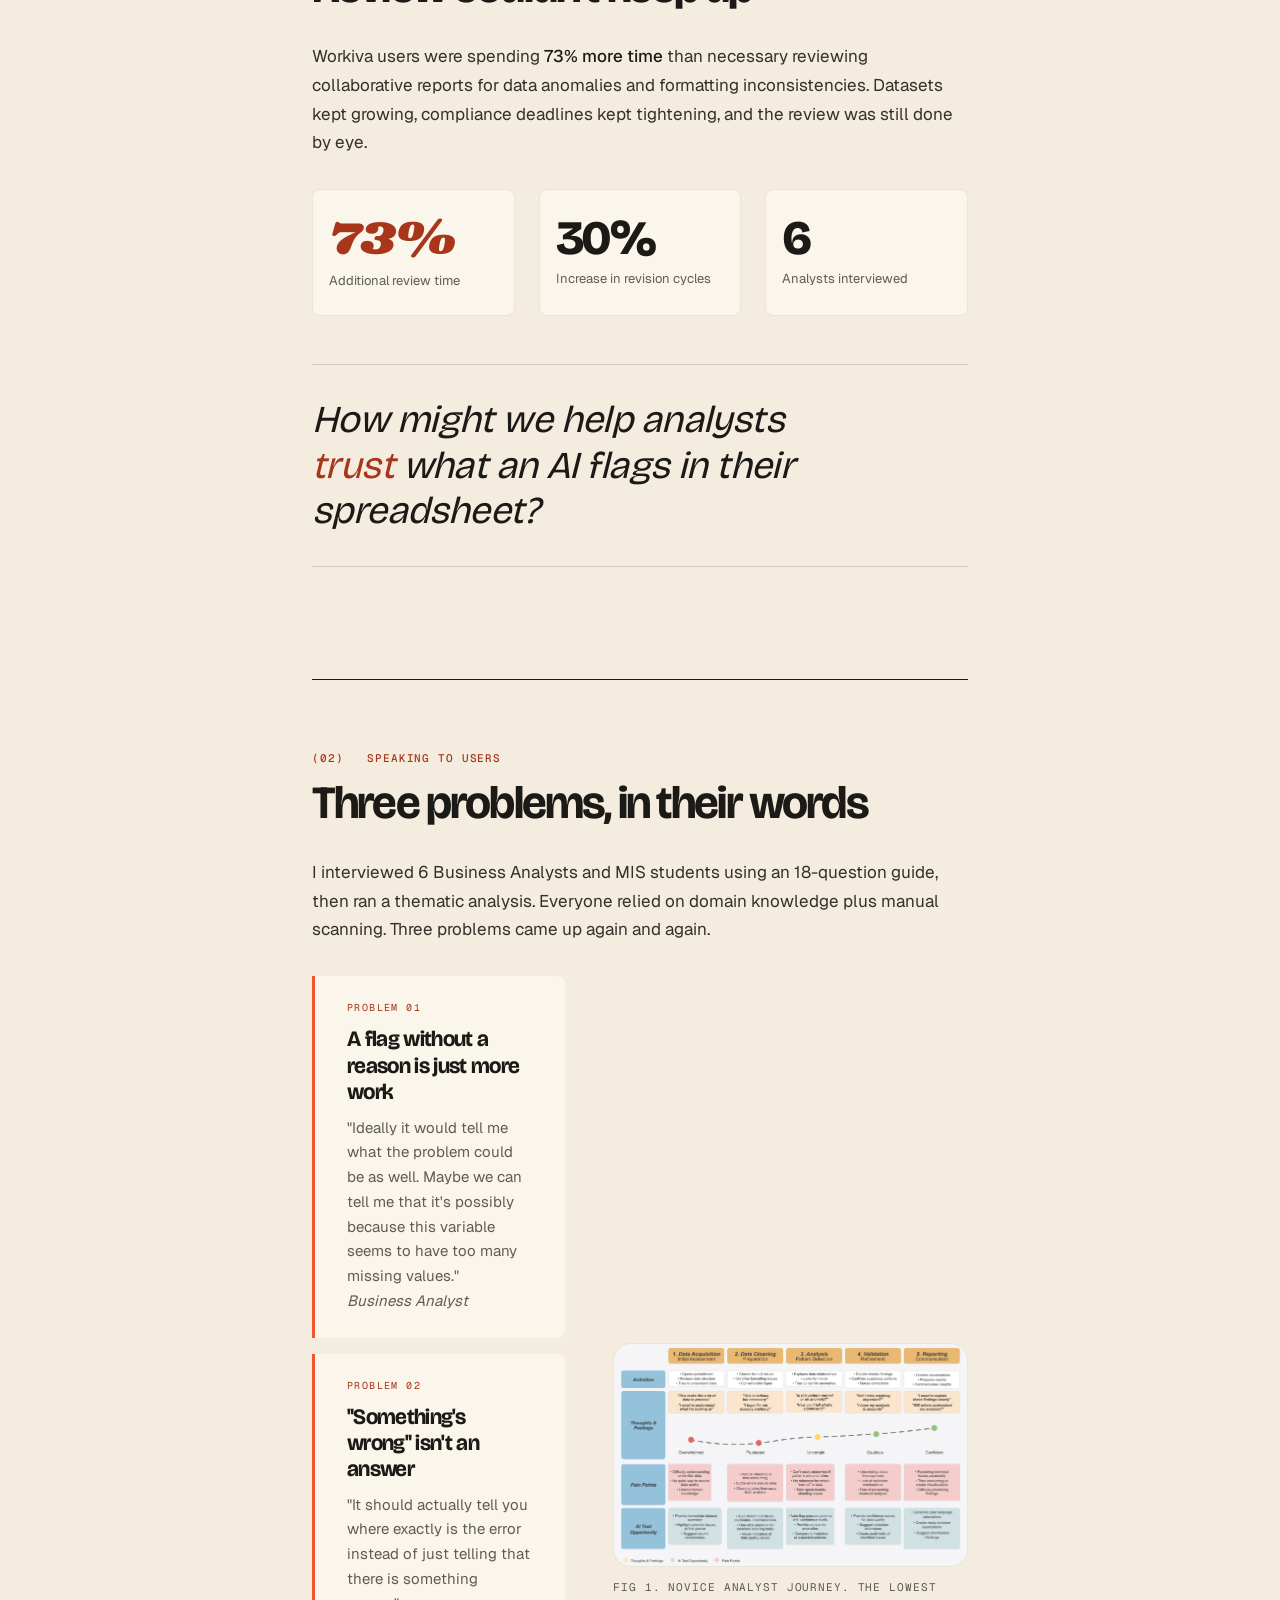
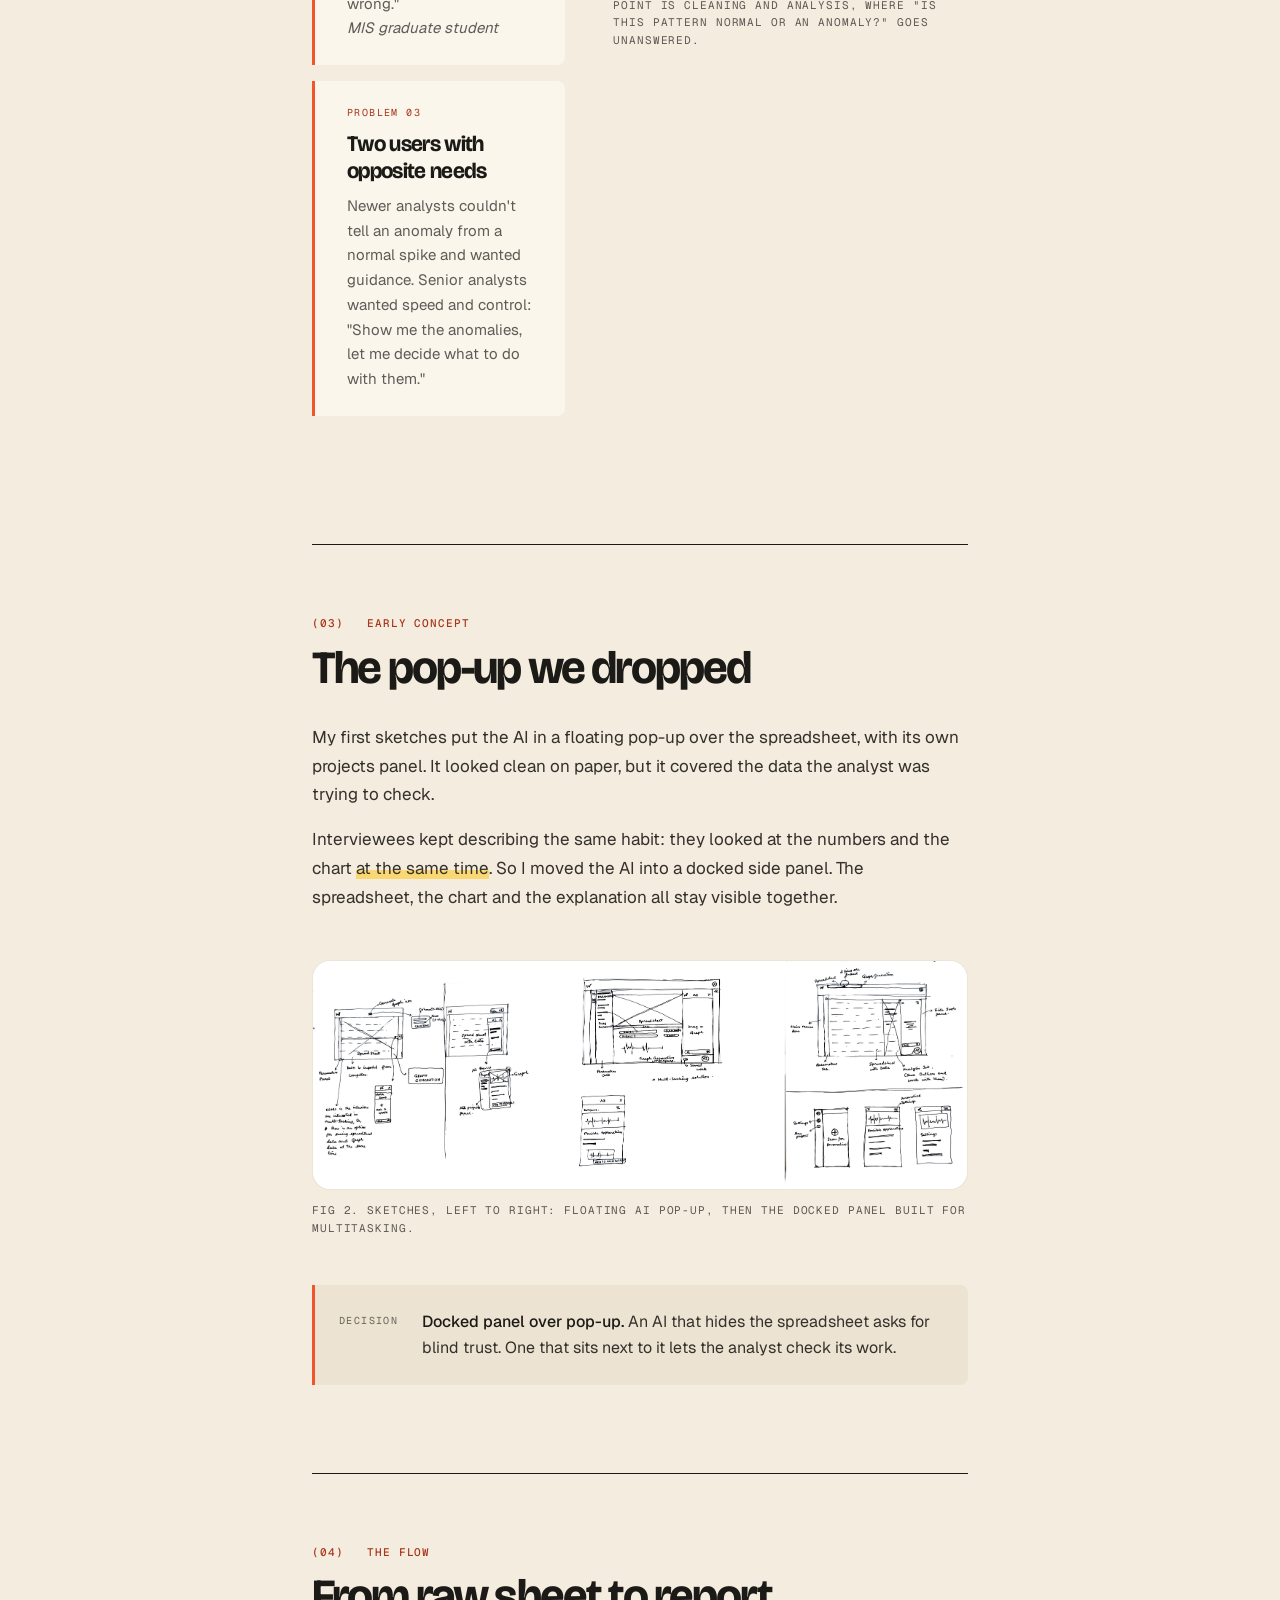
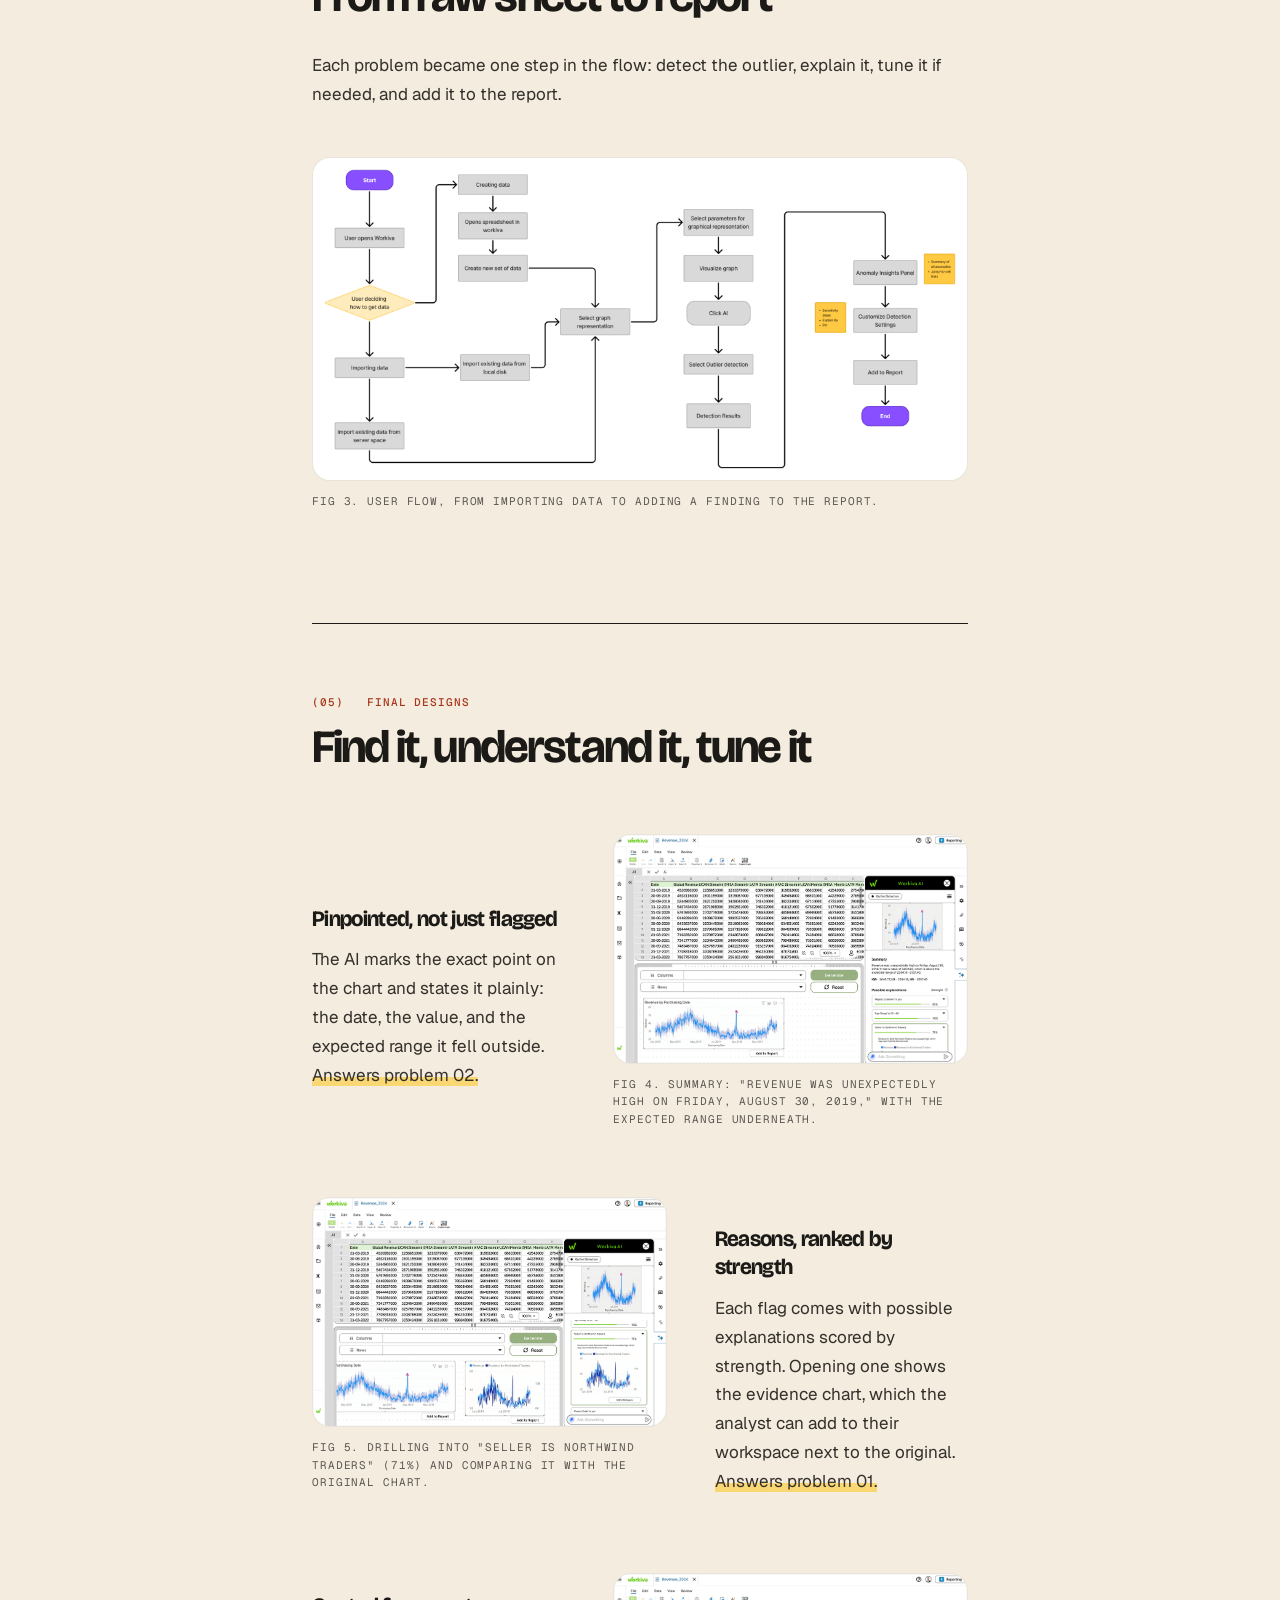
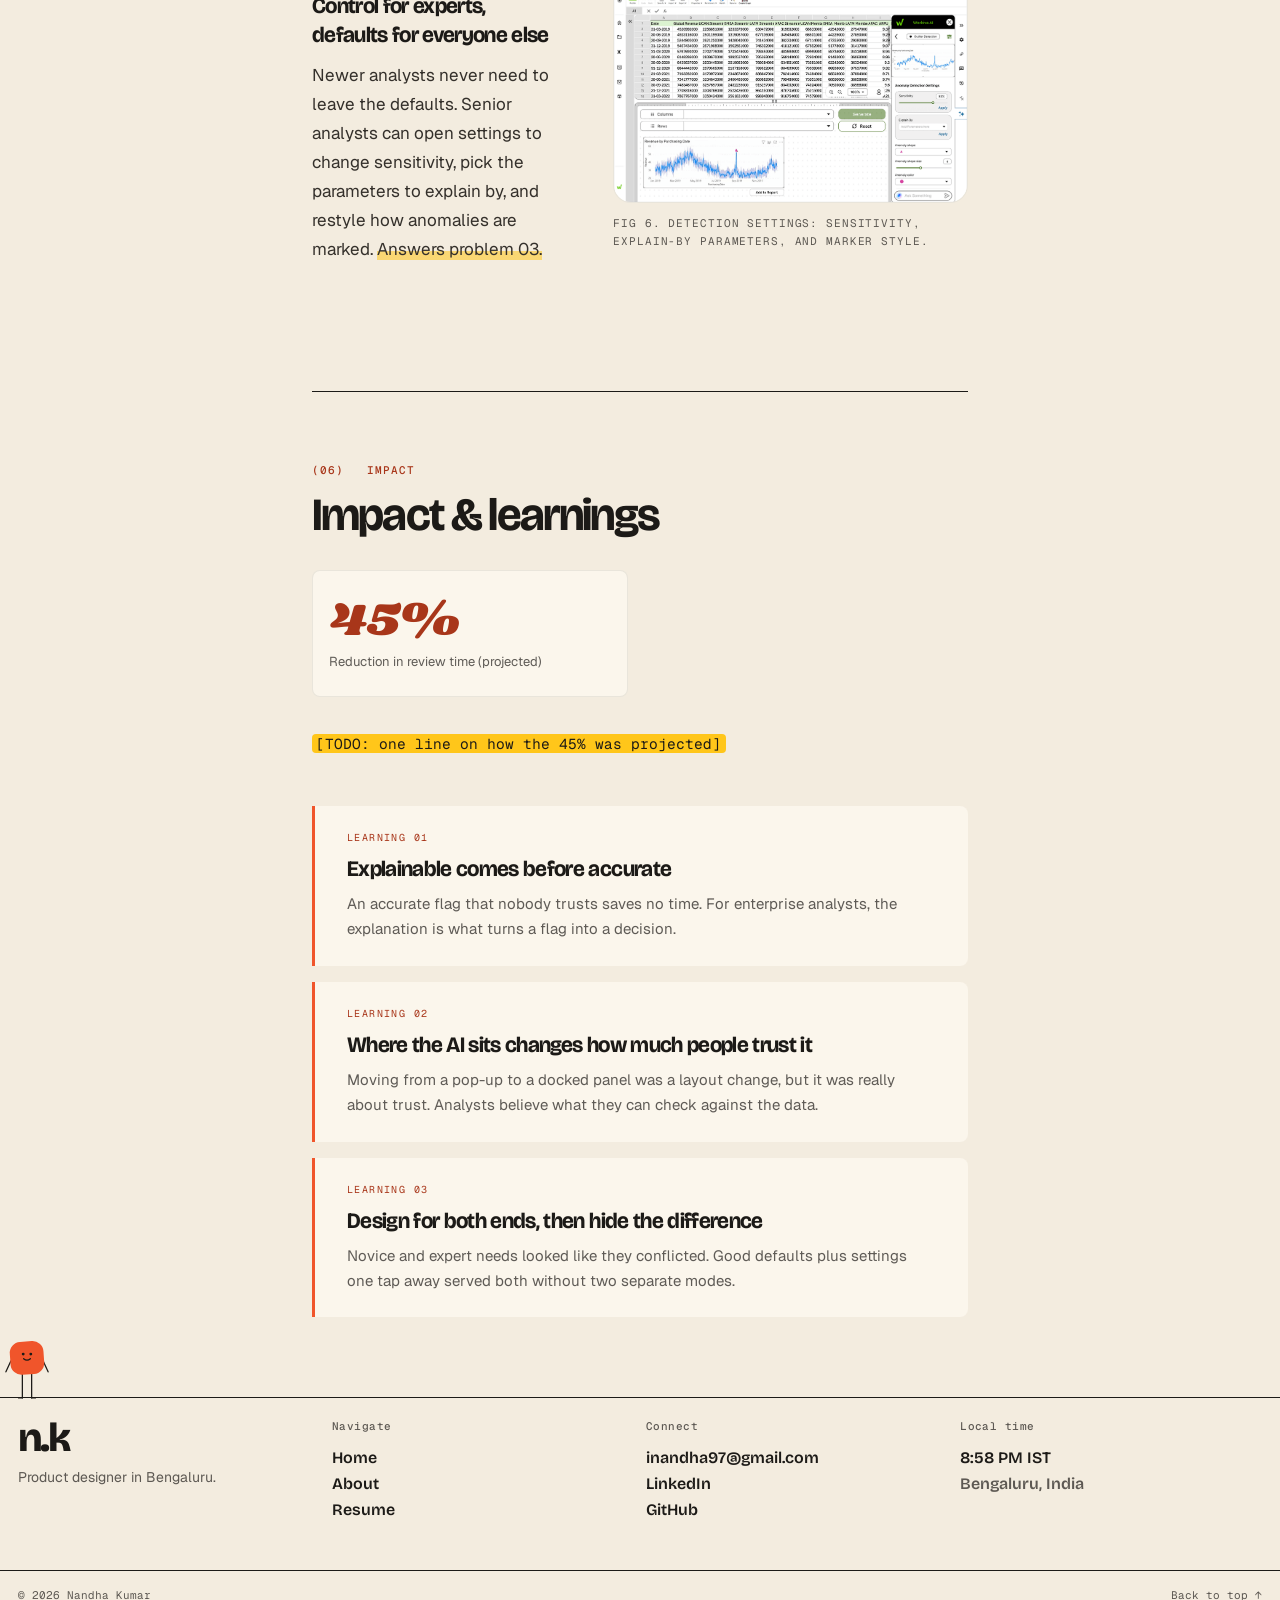
<file: Workiva.html>
<!DOCTYPE html>
<html lang="en">
<head>
    <meta charset="UTF-8">
    <meta name="viewport" content="width=device-width, initial-scale=1.0, viewport-fit=cover">
    <title>AI-Powered Anomaly Detection for Workiva · Nandha Kumar</title>
    <meta name="description" content="An AI assist for financial analysts who hunt for anomalies in collaborative spreadsheets. Less manual scanning, faster review.">
    <link rel="icon" href="Images/Dark.png" media="(prefers-color-scheme: light)">
    <link rel="icon" href="Images/Light.png" media="(prefers-color-scheme: dark)">

    <link rel="preconnect" href="https://fonts.googleapis.com">
    <link rel="preconnect" href="https://fonts.gstatic.com" crossorigin>
    <link href="https://fonts.googleapis.com/css2?family=Bricolage+Grotesque:opsz,wght@12..96,400..800&family=Geist:wght@400;500;600&family=Geist+Mono:wght@400;500&family=Shrikhand&display=swap" rel="stylesheet">

    <link rel="stylesheet" href="site.css?v=20261012">
    <meta name="theme-color" content="#F3ECDF">
</head>
<body id="top" class="cs-tint-workiva">
    <div class="grain" aria-hidden="true"></div>

    <header class="nav">
        <div class="nav__inner">
            <a href="index.html" class="nav__logo" aria-label="Nandha Kumar, home"><span class="blob" data-blob="star" data-color="#FFC61A"></span>n.k</a>
            <nav class="nav__links" id="primary-nav" aria-label="Primary">
                <a href="index.html">Home</a>
                <a href="about.html">About</a>
                <a href="resume.html">Resume</a>
            </nav>
            <a class="nav__cta" href="mailto:inandha97@gmail.com">Contact</a>
            <button class="nav__burger" type="button" aria-label="Menu" aria-expanded="false" aria-controls="primary-nav"><span></span></button>
        </div>
    </header>

    <main>

        <!-- Hero -->
        <section class="cs-hero">
            <span class="blob cs-hero__blob" data-blob="ball" data-color="#22A595" data-pose="wave" aria-hidden="true"></span>
            <div class="container">
                <a class="cs-back" href="index.html">← All work</a>

                <p class="cs-hero__tags reveal">University consulting · Iowa State University × Workiva · Product Design · AI</p>
                <h1 class="cs-hero__title reveal">
                    <span class="highlight">AI-Powered</span> Anomaly Detection for Workiva
                </h1>
                <p class="lede cs-hero__lede reveal">
                    An AI assist for financial analysts who hunt for anomalies in collaborative
                    spreadsheets. Cuts down the manual scanning so review moves faster. A 3-month
                    university consulting engagement with Workiva, through Iowa State University.
                </p>

                <dl class="cs-meta reveal">
                    <div>
                        <dt>Partner</dt>
                        <dd>Workiva, in a university consulting engagement through Iowa State University</dd>
                    </div>
                    <div>
                        <dt>Duration</dt>
                        <dd>3 months</dd>
                    </div>
                    <div>
                        <dt>Team</dt>
                        <dd>Nandha, Ranga</dd>
                    </div>
                    <div>
                        <dt>Role</dt>
                        <dd>Product Designer, UX Researcher</dd>
                    </div>
                    <div>
                        <dt>Tools</dt>
                        <dd>Figma, Python, Tableau</dd>
                    </div>
                    <div>
                        <dt>Focus Area</dt>
                        <dd>Anomaly Detection</dd>
                    </div>
                </dl>

                <div class="cs-tldr reveal">
                    <div class="cs-tldr__label">Role and team</div>
                    <ul class="cs-tldr__list">
                        <li>
                            <span class="cs-tldr__key">My role</span>
                            <span class="cs-tldr__val">Product designer and UX researcher.</span>
                        </li>
                        <li>
                            <span class="cs-tldr__key">Team</span>
                            <span class="cs-tldr__val">Nandha and Ranga. <mark class="todo">[TODO: Ranga's role]</mark></span>
                        </li>
                        <li>
                            <span class="cs-tldr__key">Duration</span>
                            <span class="cs-tldr__val">3 months. A university consulting engagement with Workiva, through Iowa State University.</span>
                        </li>
                        <li>
                            <span class="cs-tldr__key">Outcome</span>
                            <span class="cs-tldr__val">A projected 45% cut in review time.</span>
                        </li>
                        <li>
                            <span class="cs-tldr__key">Feedback</span>
                            <span class="cs-tldr__val">Feedback that changed the design: <mark class="todo">[TODO: one real example]</mark></span>
                        </li>
                    </ul>
                </div>

                <div class="cs-tldr reveal">
                    <div class="cs-tldr__label">Long story short</div>
                    <ul class="cs-tldr__list">
                        <li>
                            <span class="cs-tldr__key">01 Research</span>
                            <span class="cs-tldr__val">Interviewed 6 analysts and mapped the review journey. The problem wasn't finding anomalies, it was trusting them.</span>
                        </li>
                        <li>
                            <span class="cs-tldr__key">02 Design</span>
                            <span class="cs-tldr__val">Designed an AI panel that sits beside the spreadsheet, pins each anomaly, and ranks the likely reasons behind it.</span>
                        </li>
                        <li>
                            <span class="cs-tldr__key">03 Outcome</span>
                            <span class="cs-tldr__val">A projected 45% cut in review time.</span>
                        </li>
                    </ul>
                </div>
            </div>
        </section>

        <!-- Body -->
        <div class="container--prose">

            <!-- The question -->
            <section class="cs-section reveal">
                <header class="cs-section__head">
                    <span class="eyebrow eyebrow--accent cs-section__eyebrow">(01) &nbsp; The question</span>
                    <h2 class="h2 cs-section__title">Review couldn't keep up</h2>
                </header>
                <div class="cs-prose">
                    <p>Workiva users were spending <strong>73% more time</strong> than necessary reviewing collaborative reports for data anomalies and formatting inconsistencies. Datasets kept growing, compliance deadlines kept tightening, and the review was still done by eye.</p>
                </div>
                <div class="stat-grid">
                    <div class="stat">
                        <div class="stat__value"><em>73%</em></div>
                        <div class="stat__label">Additional review time</div>
                    </div>
                    <div class="stat">
                        <div class="stat__value">30%</div>
                        <div class="stat__label">Increase in revision cycles</div>
                    </div>
                    <div class="stat">
                        <div class="stat__value">6</div>
                        <div class="stat__label">Analysts interviewed</div>
                    </div>
                </div>
                <blockquote class="cs-pull">
                    <p class="cs-pull__text">How might we help analysts <em>trust</em> what an AI flags in their spreadsheet?</p>
                </blockquote>
            </section>

            <!-- Speaking to users -->
            <section class="cs-section reveal">
                <header class="cs-section__head">
                    <span class="eyebrow eyebrow--accent cs-section__eyebrow">(02) &nbsp; Speaking to users</span>
                    <h2 class="h2 cs-section__title">Three problems, in their words</h2>
                </header>
                <div class="cs-prose">
                    <p>I interviewed 6 Business Analysts and MIS students using an 18-question guide, then ran a thematic analysis. Everyone relied on domain knowledge plus manual scanning. Three problems came up again and again.</p>
                </div>

                <div class="cs-alt cs-alt--tight">
                    <div class="cs-alt__text">
                        <div class="issue">
                            <div class="issue__label">Problem 01</div>
                            <h3 class="issue__title">A flag without a reason is just more work</h3>
                            <p class="issue__desc">"Ideally it would tell me what the problem could be as well. Maybe we can tell me that it's possibly because this variable seems to have too many missing values."<br><em>Business Analyst</em></p>
                        </div>
                        <div class="issue">
                            <div class="issue__label">Problem 02</div>
                            <h3 class="issue__title">"Something's wrong" isn't an answer</h3>
                            <p class="issue__desc">"It should actually tell you where exactly is the error instead of just telling that there is something wrong."<br><em>MIS graduate student</em></p>
                        </div>
                        <div class="issue">
                            <div class="issue__label">Problem 03</div>
                            <h3 class="issue__title">Two users with opposite needs</h3>
                            <p class="issue__desc">Newer analysts couldn't tell an anomaly from a normal spike and wanted guidance. Senior analysts wanted speed and control: "Show me the anomalies, let me decide what to do with them."</p>
                        </div>
                    </div>
                    <div class="cs-alt__media">
                        <figure class="cs-figure">
                            <div class="cs-figure__img">
                                <img src="Images/Workiva/workiva novice.png" alt="Journey map of a novice analyst moving from overwhelmed to confident across five review stages, with pain points and AI opportunities at each stage">
                            </div>
                            <figcaption class="cs-figure__caption">Fig 1. Novice analyst journey. The lowest point is cleaning and analysis, where "Is this pattern normal or an anomaly?" goes unanswered.</figcaption>
                        </figure>
                    </div>
                </div>
            </section>

            <!-- Idea we dropped -->
            <section class="cs-section reveal">
                <header class="cs-section__head">
                    <span class="eyebrow eyebrow--accent cs-section__eyebrow">(03) &nbsp; Early concept</span>
                    <h2 class="h2 cs-section__title">The pop-up we dropped</h2>
                </header>
                <div class="cs-prose">
                    <p>My first sketches put the AI in a floating pop-up over the spreadsheet, with its own projects panel. It looked clean on paper, but it covered the data the analyst was trying to check.</p>
                    <p>Interviewees kept describing the same habit: they looked at the numbers and the chart <em>at the same time</em>. So I moved the AI into a docked side panel. The spreadsheet, the chart and the explanation all stay visible together.</p>
                </div>
                <figure class="cs-figure">
                    <div class="cs-figure__img">
                        <img src="Images/Workiva/Frame 34.png" alt="Hand-drawn wireframes moving from a floating AI pop-up to a docked side panel next to the spreadsheet">
                    </div>
                    <figcaption class="cs-figure__caption">Fig 2. Sketches, left to right: floating AI pop-up, then the docked panel built for multitasking.</figcaption>
                </figure>
                <div class="cs-decision">
                    <span class="cs-decision__label">Decision</span>
                    <div class="cs-decision__body"><strong>Docked panel over pop-up.</strong> An AI that hides the spreadsheet asks for blind trust. One that sits next to it lets the analyst check its work.</div>
                </div>
            </section>

            <!-- Flow -->
            <section class="cs-section reveal">
                <header class="cs-section__head">
                    <span class="eyebrow eyebrow--accent cs-section__eyebrow">(04) &nbsp; The flow</span>
                    <h2 class="h2 cs-section__title">From raw sheet to report</h2>
                </header>
                <div class="cs-prose">
                    <p>Each problem became one step in the flow: detect the outlier, explain it, tune it if needed, and add it to the report.</p>
                </div>
                <figure class="cs-figure">
                    <div class="cs-figure__img">
                        <img src="Images/Workiva/Frame 33.png" alt="User flow from opening Workiva and importing data, through graphing and AI outlier detection, to the anomaly insights panel, detection settings and adding to a report">
                    </div>
                    <figcaption class="cs-figure__caption">Fig 3. User flow, from importing data to adding a finding to the report.</figcaption>
                </figure>
            </section>

            <!-- Final designs -->
            <section class="cs-section reveal">
                <header class="cs-section__head">
                    <span class="eyebrow eyebrow--accent cs-section__eyebrow">(05) &nbsp; Final designs</span>
                    <h2 class="h2 cs-section__title">Find it, understand it, tune it</h2>
                </header>

                <div class="cs-alt">
                    <div class="cs-alt__text">
                        <h3 class="h3 cs-h3">Pinpointed, not just flagged</h3>
                        <div class="cs-prose">
                            <p>The AI marks the exact point on the chart and states it plainly: the date, the value, and the expected range it fell outside. <em>Answers problem 02.</em></p>
                        </div>
                    </div>
                    <div class="cs-alt__media">
                        <figure class="cs-figure">
                            <div class="cs-figure__img">
                                <img src="Images/Workiva/final-explain.png" alt="Workiva spreadsheet with the AI panel docked on the right, showing a marked revenue spike, a plain-language summary and ranked possible explanations">
                            </div>
                            <figcaption class="cs-figure__caption">Fig 4. Summary: "Revenue was unexpectedly high on Friday, August 30, 2019," with the expected range underneath.</figcaption>
                        </figure>
                    </div>
                </div>

                <div class="cs-alt cs-alt--flip">
                    <div class="cs-alt__text">
                        <h3 class="h3 cs-h3">Reasons, ranked by strength</h3>
                        <div class="cs-prose">
                            <p>Each flag comes with possible explanations scored by strength. Opening one shows the evidence chart, which the analyst can add to their workspace next to the original. <em>Answers problem 01.</em></p>
                        </div>
                    </div>
                    <div class="cs-alt__media">
                        <figure class="cs-figure">
                            <div class="cs-figure__img">
                                <img src="Images/Workiva/final-compare.png" alt="An expanded explanation, 'Seller is Northwind Traders' at 71%, with its evidence chart added to the workspace beside the original revenue chart">
                            </div>
                            <figcaption class="cs-figure__caption">Fig 5. Drilling into "Seller is Northwind Traders" (71%) and comparing it with the original chart.</figcaption>
                        </figure>
                    </div>
                </div>

                <div class="cs-alt">
                    <div class="cs-alt__text">
                        <h3 class="h3 cs-h3">Control for experts, defaults for everyone else</h3>
                        <div class="cs-prose">
                            <p>Newer analysts never need to leave the defaults. Senior analysts can open settings to change sensitivity, pick the parameters to explain by, and restyle how anomalies are marked. <em>Answers problem 03.</em></p>
                        </div>
                    </div>
                    <div class="cs-alt__media">
                        <figure class="cs-figure">
                            <div class="cs-figure__img">
                                <img src="Images/Workiva/final-settings.png" alt="Anomaly detection settings in the AI panel: sensitivity slider at 83%, explain-by parameters, anomaly shape, size and color">
                            </div>
                            <figcaption class="cs-figure__caption">Fig 6. Detection settings: sensitivity, explain-by parameters, and marker style.</figcaption>
                        </figure>
                    </div>
                </div>
            </section>

            <!-- Impact & learnings -->
            <section class="cs-section reveal">
                <header class="cs-section__head">
                    <span class="eyebrow eyebrow--accent cs-section__eyebrow">(06) &nbsp; Impact</span>
                    <h2 class="h2 cs-section__title">Impact &amp; learnings</h2>
                </header>
                <div class="stat-grid stat-grid--2">
                    <div class="stat">
                        <div class="stat__value"><em>45%</em></div>
                        <div class="stat__label">Reduction in review time (projected)</div>
                    </div>
                </div>
                <div class="cs-prose">
                    <p><mark class="todo">[TODO: one line on how the 45% was projected]</mark></p>
                </div>

                <div class="issue" style="margin-top: var(--s-8);">
                    <div class="issue__label">Learning 01</div>
                    <h3 class="issue__title">Explainable comes before accurate</h3>
                    <p class="issue__desc">An accurate flag that nobody trusts saves no time. For enterprise analysts, the explanation is what turns a flag into a decision.</p>
                </div>
                <div class="issue">
                    <div class="issue__label">Learning 02</div>
                    <h3 class="issue__title">Where the AI sits changes how much people trust it</h3>
                    <p class="issue__desc">Moving from a pop-up to a docked panel was a layout change, but it was really about trust. Analysts believe what they can check against the data.</p>
                </div>
                <div class="issue">
                    <div class="issue__label">Learning 03</div>
                    <h3 class="issue__title">Design for both ends, then hide the difference</h3>
                    <p class="issue__desc">Novice and expert needs looked like they conflicted. Good defaults plus settings one tap away served both without two separate modes.</p>
                </div>
            </section>

        </div>

    </main>

    <footer class="footer">
        <div class="stroll" aria-hidden="true"><span class="blob" data-blob="square" data-color="#F0552B" data-pose="walk"></span></div>
        <div class="v-wrap v-grid footer__grid">
            <div class="footer__brand">
                <div class="footer__mark">n.k</div>
                <p>Product designer in Bengaluru.</p>
            </div>
            <div class="footer__col">
                <h4>Navigate</h4>
                <a href="index.html">Home</a>
                <a href="about.html">About</a>
                <a href="resume.html">Resume</a>
            </div>
            <div class="footer__col">
                <h4>Connect</h4>
                <a href="mailto:inandha97@gmail.com">inandha97@gmail.com</a>
                <a href="https://www.linkedin.com/in/nandhakumarilangovan/" target="_blank" rel="noopener">LinkedIn</a>
                <a href="https://github.com/killjay" target="_blank" rel="noopener">GitHub</a>
            </div>
            <div class="footer__col">
                <h4>Local time</h4>
                <p data-clock>IST (UTC+5:30)</p>
                <p class="muted">Bengaluru, India</p>
            </div>
        </div>
        <div class="v-wrap footer__legal">
            <span>© <span data-year>2026</span> Nandha Kumar</span>
            <a href="#top">Back to top ↑</a>
        </div>
    </footer>
    <script src="blobs.js?v=20261001" defer></script>

    <script src="site.js?v=20261008" defer></script>
</body>
</html>
</file>
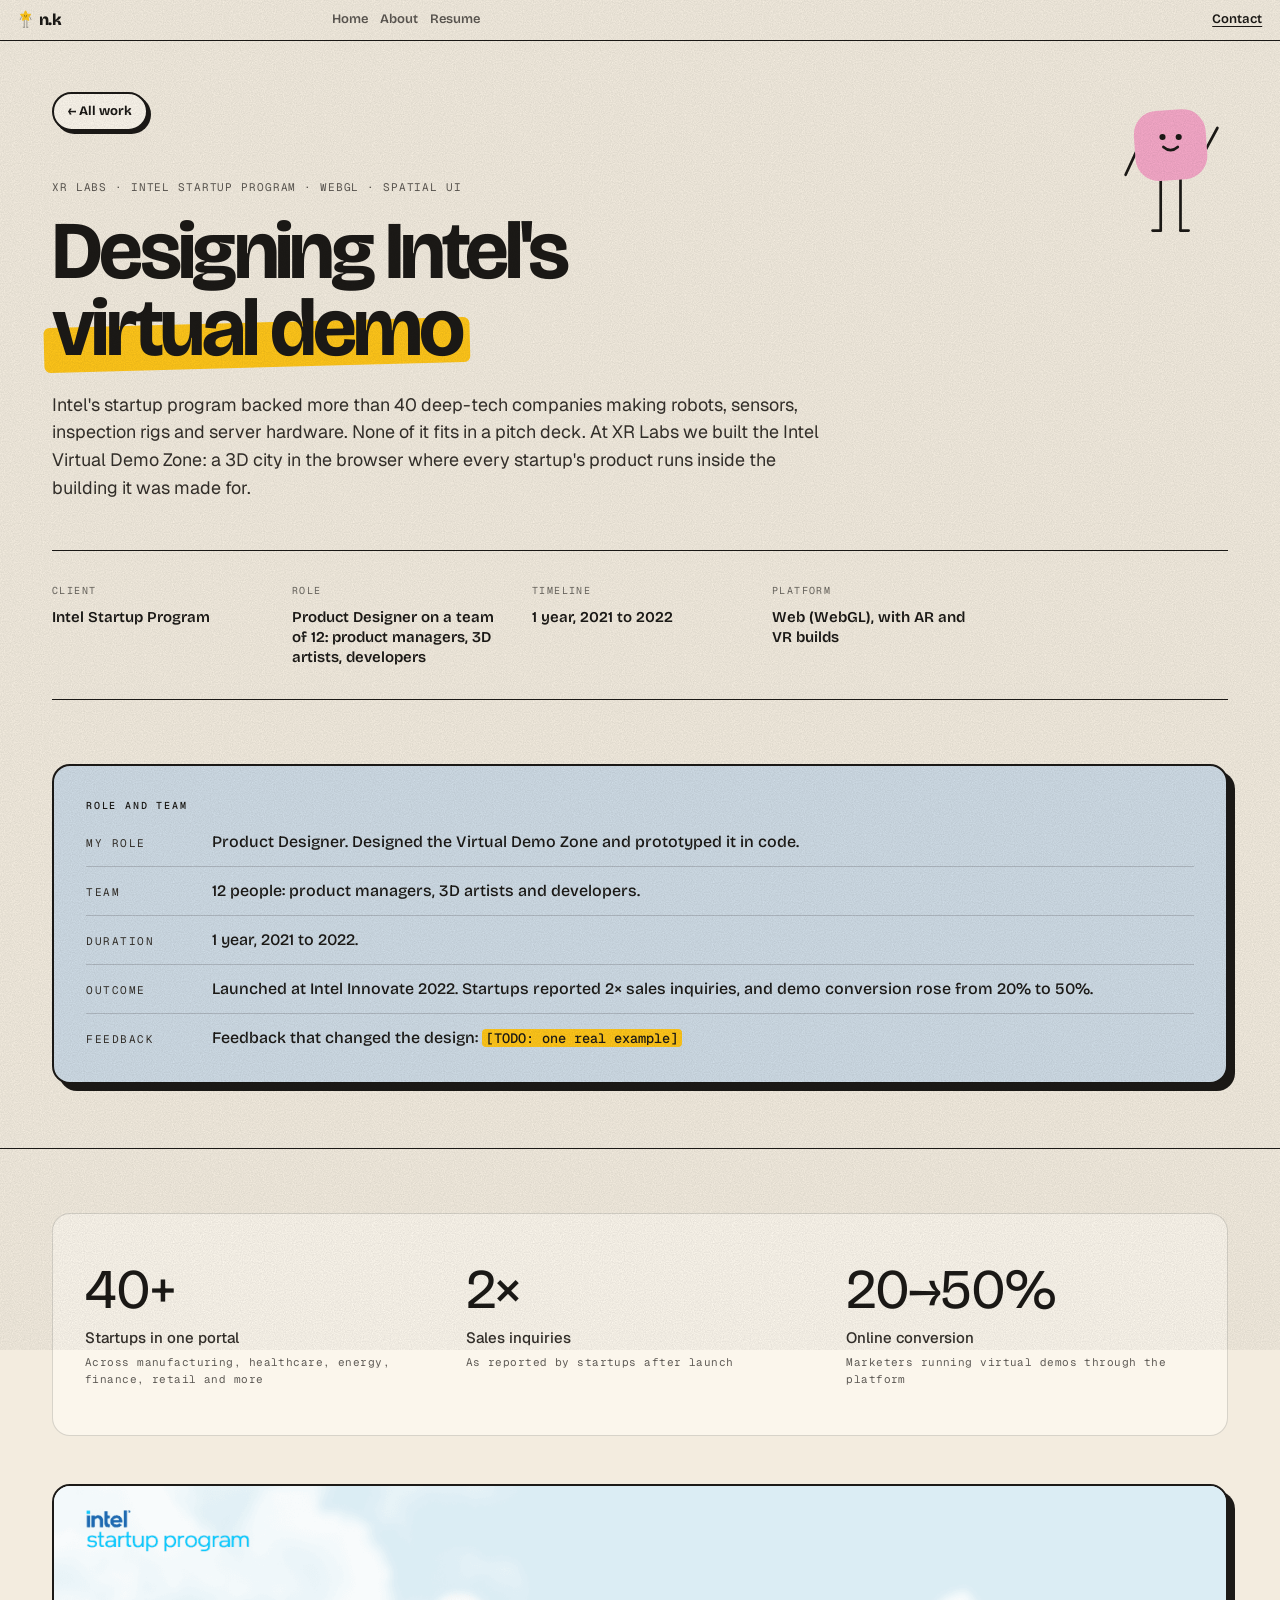
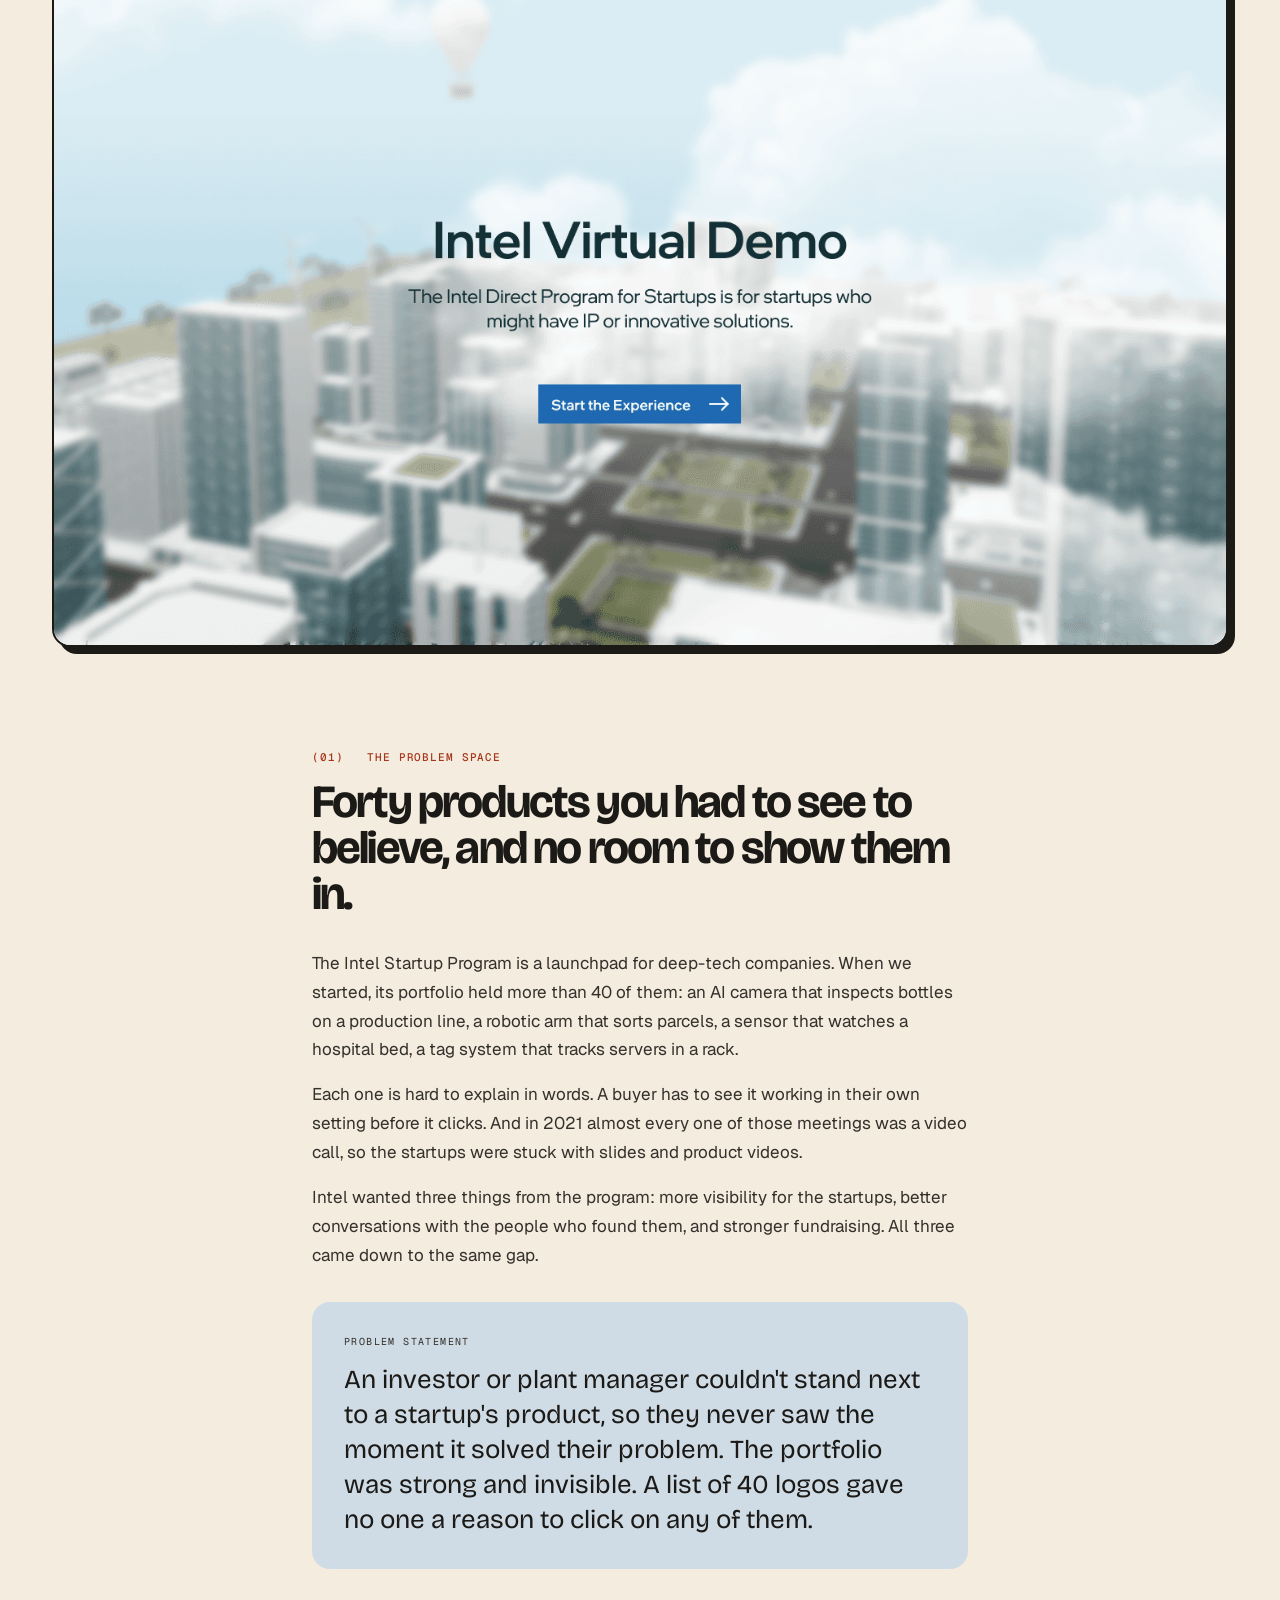
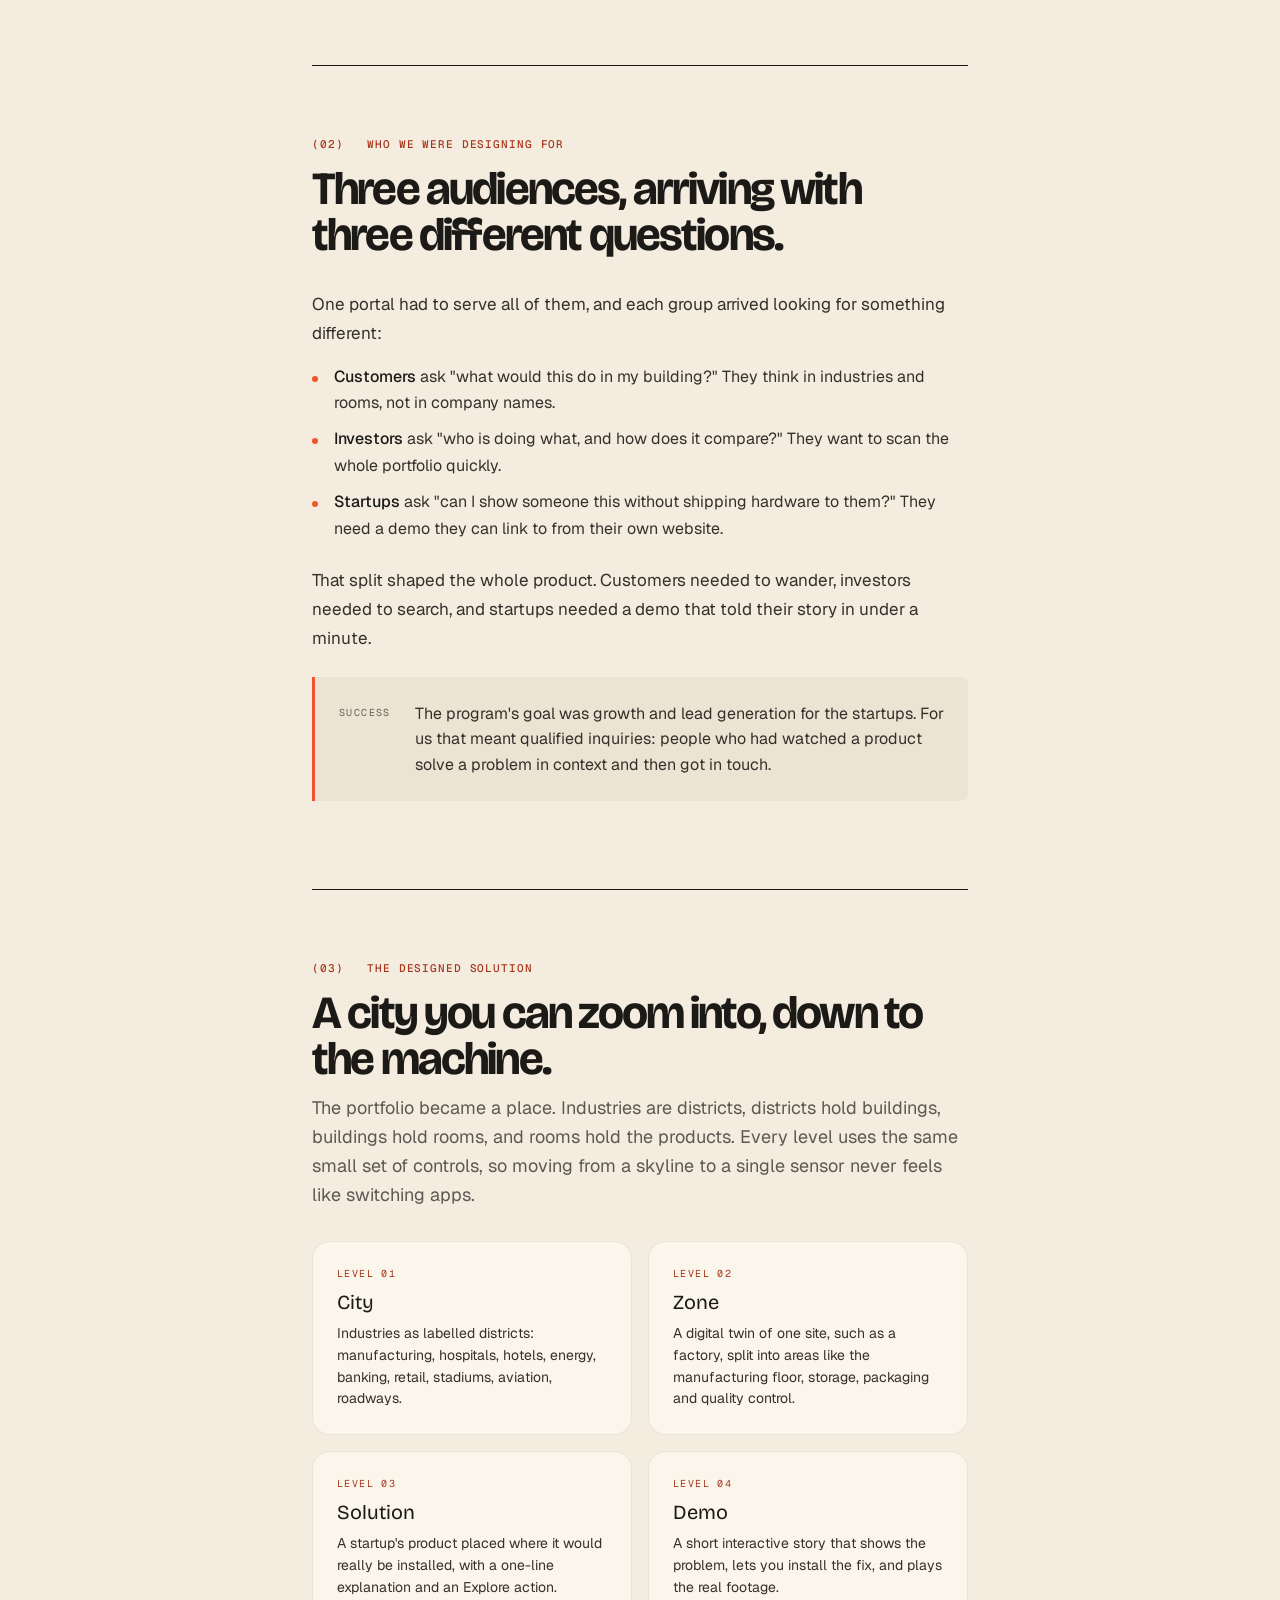
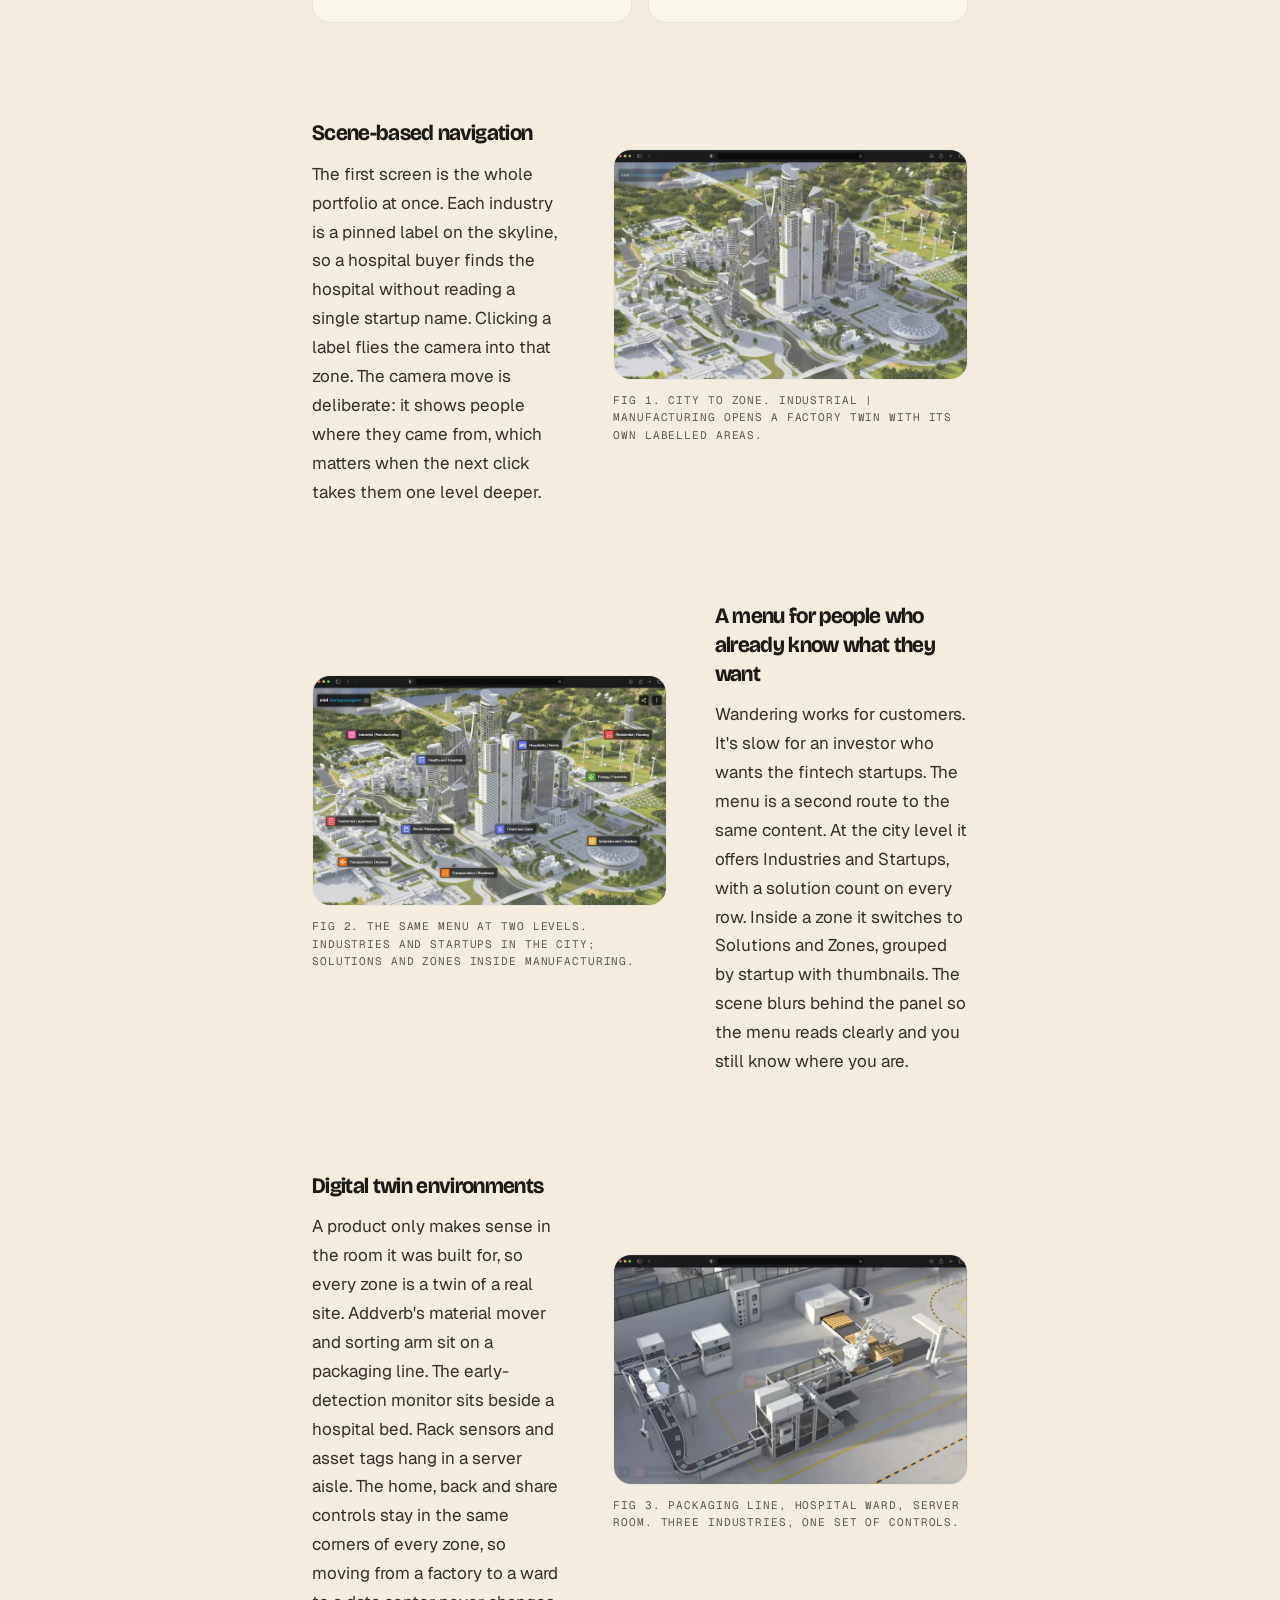
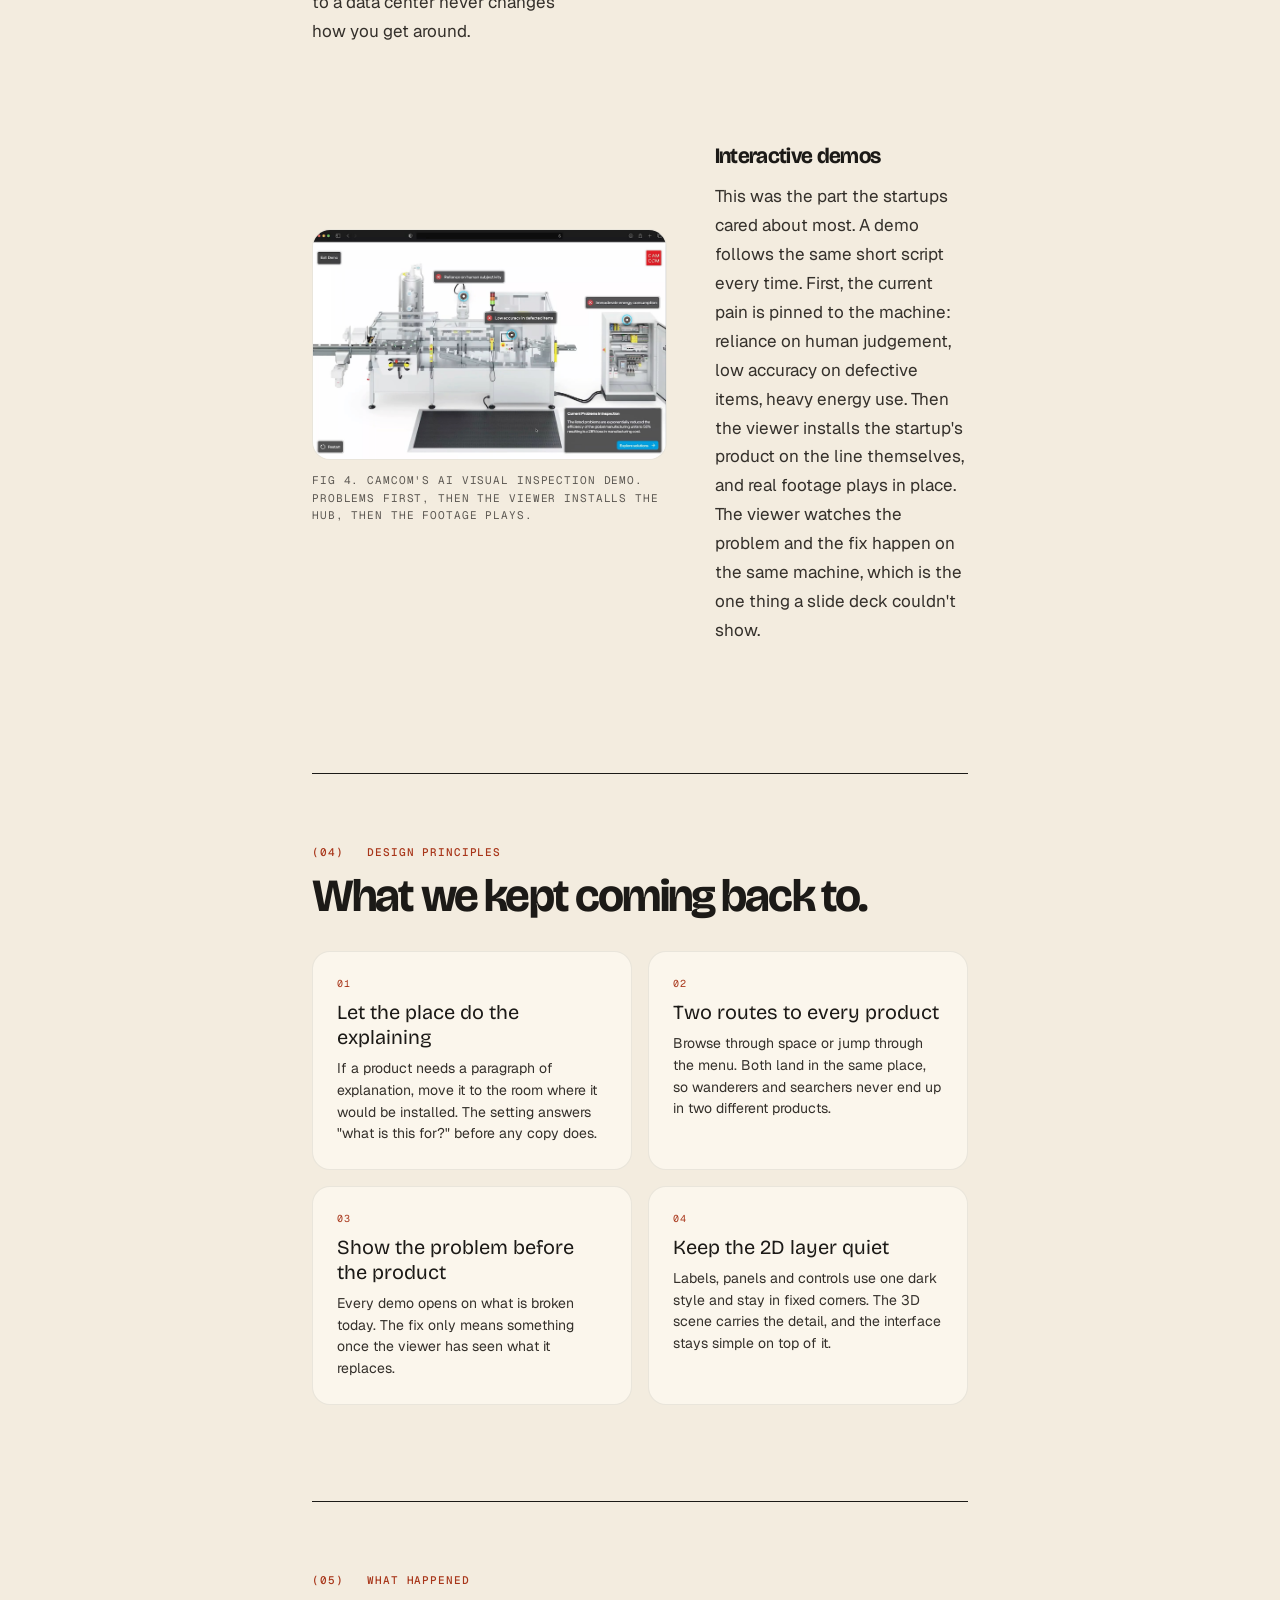
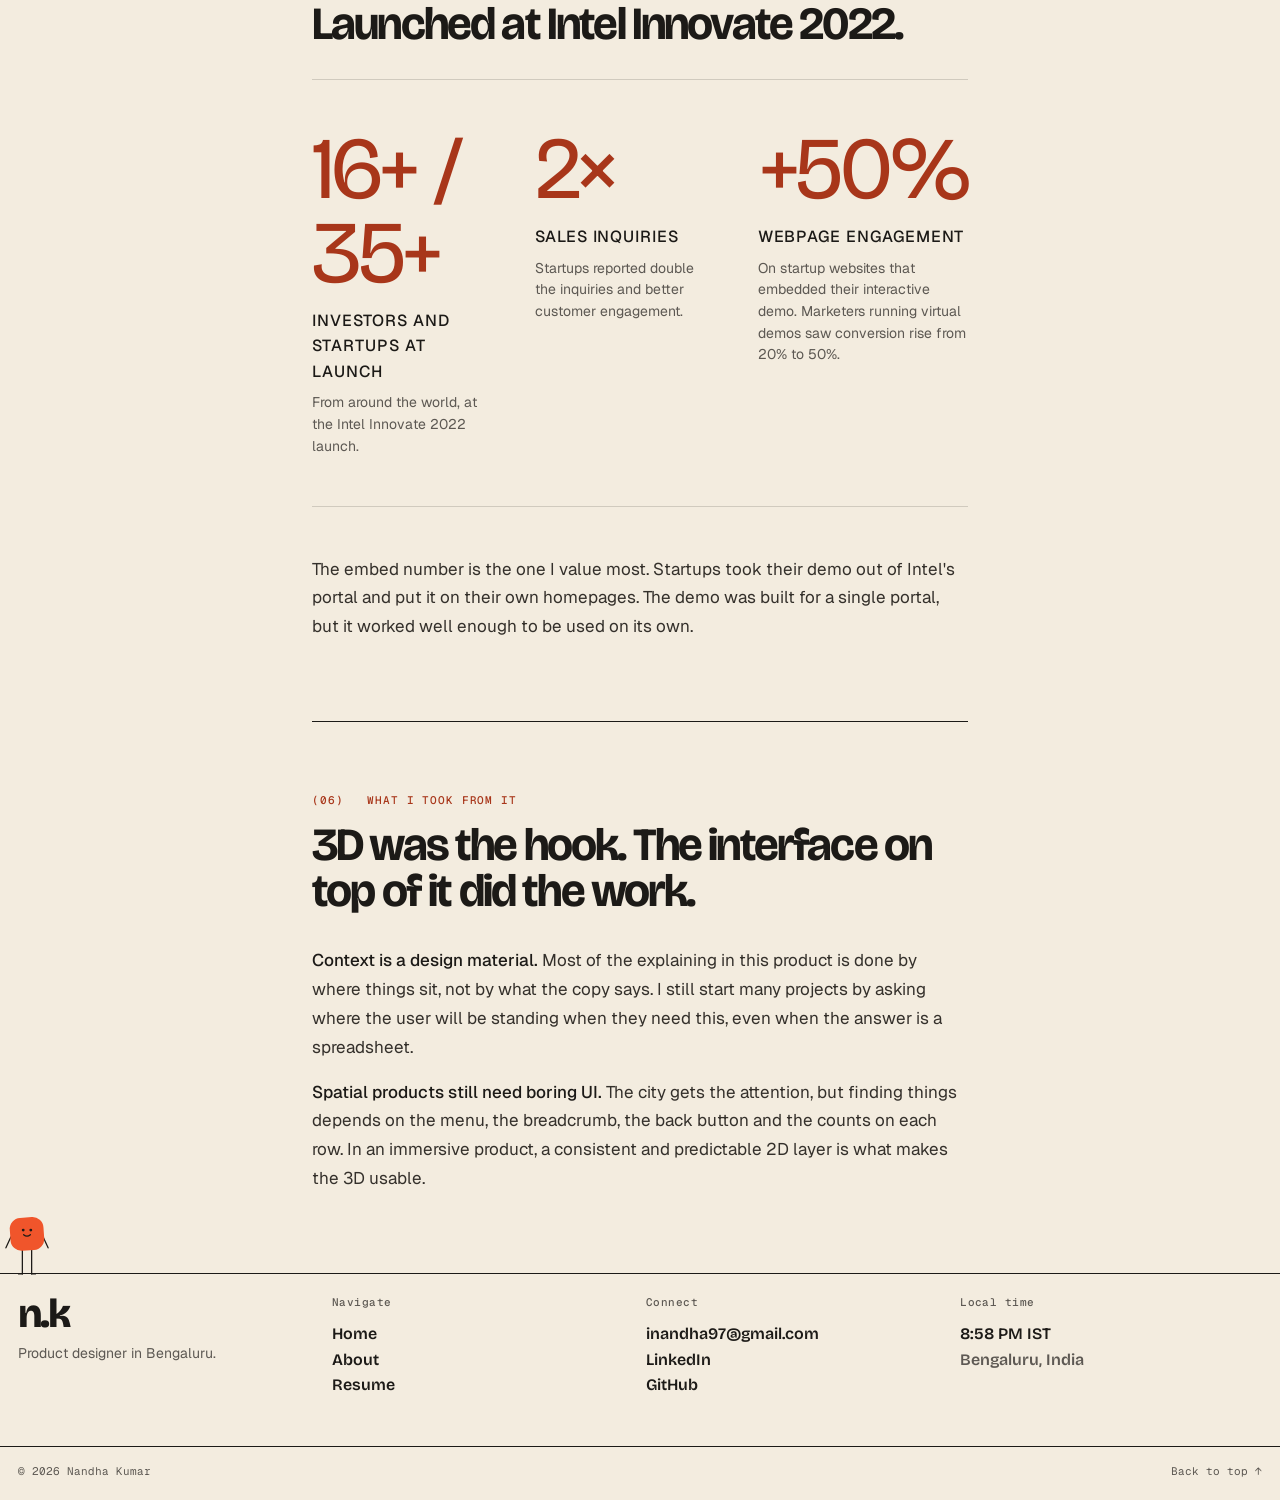
<file: XRLabs.html>
<!DOCTYPE html>
<html lang="en">
<head>
    <meta charset="UTF-8">
    <meta name="viewport" content="width=device-width, initial-scale=1.0, viewport-fit=cover">
    <title>Designing Intel's virtual demo · Nandha Kumar</title>
    <meta name="description" content="How a 12-person team at XR Labs turned Intel's startup portfolio into a walkable 3D city, so deep-tech startups could demo hardware nobody could carry into a meeting.">
    <link rel="icon" href="Images/Dark.png" media="(prefers-color-scheme: light)">
    <link rel="icon" href="Images/Light.png" media="(prefers-color-scheme: dark)">

    <link rel="preconnect" href="https://fonts.googleapis.com">
    <link rel="preconnect" href="https://fonts.gstatic.com" crossorigin>
    <link href="https://fonts.googleapis.com/css2?family=Bricolage+Grotesque:opsz,wght@12..96,400..800&family=Geist:wght@400;500;600&family=Geist+Mono:wght@400;500&family=Shrikhand&display=swap" rel="stylesheet">

    <link rel="stylesheet" href="site.css?v=20261012">
    <meta name="theme-color" content="#F3ECDF">
</head>
<body id="top" class="cs-tint-xrlabs">
    <div class="grain" aria-hidden="true"></div>

    <div class="cs-progress" aria-hidden="true"><span class="cs-progress__bar"></span></div>

    <header class="nav">
        <div class="nav__inner">
            <a href="index.html" class="nav__logo" aria-label="Nandha Kumar, home"><span class="blob" data-blob="star" data-color="#FFC61A"></span>n.k</a>
            <nav class="nav__links" id="primary-nav" aria-label="Primary">
                <a href="index.html">Home</a>
                <a href="about.html">About</a>
                <a href="resume.html">Resume</a>
            </nav>
            <a class="nav__cta" href="mailto:inandha97@gmail.com">Contact</a>
            <button class="nav__burger" type="button" aria-label="Menu" aria-expanded="false" aria-controls="primary-nav"><span></span></button>
        </div>
    </header>

    <main>

        <!-- Hero -->
        <section class="cs-hero">
            <span class="blob cs-hero__blob" data-blob="square" data-color="#F5A8C8" data-pose="wave" aria-hidden="true"></span>
            <div class="container">
                <a class="cs-back" href="index.html">← All work</a>

                <p class="cs-hero__tags reveal">XR Labs · Intel Startup Program · WebGL · Spatial UI</p>
                <h1 class="cs-hero__title reveal">
                    Designing Intel's <span class="highlight">virtual demo</span>
                </h1>
                <p class="lede cs-hero__lede reveal">
                    Intel's startup program backed more than 40 deep-tech companies making robots, sensors, inspection rigs and server hardware. None of it fits in a pitch deck. At XR Labs we built the Intel Virtual Demo Zone: a 3D city in the browser where every startup's product runs inside the building it was made for.
                </p>

                <dl class="cs-meta reveal">
                    <div>
                        <dt>Client</dt>
                        <dd>Intel Startup Program</dd>
                    </div>
                    <div>
                        <dt>Role</dt>
                        <dd>Product Designer on a team of 12: product managers, 3D artists, developers</dd>
                    </div>
                    <div>
                        <dt>Timeline</dt>
                        <dd>1 year, 2021 to 2022</dd>
                    </div>
                    <div>
                        <dt>Platform</dt>
                        <dd>Web (WebGL), with AR and VR builds</dd>
                    </div>
                </dl>

                <div class="cs-tldr reveal">
                    <div class="cs-tldr__label">Role and team</div>
                    <ul class="cs-tldr__list">
                        <li>
                            <span class="cs-tldr__key">My role</span>
                            <span class="cs-tldr__val">Product Designer. Designed the Virtual Demo Zone and prototyped it in code.</span>
                        </li>
                        <li>
                            <span class="cs-tldr__key">Team</span>
                            <span class="cs-tldr__val">12 people: product managers, 3D artists and developers.</span>
                        </li>
                        <li>
                            <span class="cs-tldr__key">Duration</span>
                            <span class="cs-tldr__val">1 year, 2021 to 2022.</span>
                        </li>
                        <li>
                            <span class="cs-tldr__key">Outcome</span>
                            <span class="cs-tldr__val">Launched at Intel Innovate 2022. Startups reported 2× sales inquiries, and demo conversion rose from 20% to 50%.</span>
                        </li>
                        <li>
                            <span class="cs-tldr__key">Feedback</span>
                            <span class="cs-tldr__val">Feedback that changed the design: <mark class="todo">[TODO: one real example]</mark></span>
                        </li>
                    </ul>
                </div>
            </div>
        </section>

        <!-- Stats teaser strip -->
        <section class="container reveal">
            <div class="cs-statstrip">
                <div class="cs-stat">
                    <div class="cs-stat__num">40+</div>
                    <div class="cs-stat__label">Startups in one portal</div>
                    <div class="cs-stat__cap">Across manufacturing, healthcare, energy, finance, retail and more</div>
                </div>
                <div class="cs-stat">
                    <div class="cs-stat__num">2×</div>
                    <div class="cs-stat__label">Sales inquiries</div>
                    <div class="cs-stat__cap">As reported by startups after launch</div>
                </div>
                <div class="cs-stat">
                    <div class="cs-stat__num">20→50%</div>
                    <div class="cs-stat__label">Online conversion</div>
                    <div class="cs-stat__cap">Marketers running virtual demos through the platform</div>
                </div>
            </div>
        </section>

        <!-- Cover -->
        <section class="container">
            <div class="cs-cover reveal">
                <img src="Images/XRLabs/landing.png" alt="Intel Virtual Demo landing screen. A foggy 3D city with a Start the Experience button">
            </div>
        </section>

        <div class="container--prose">

            <!-- 01. Problem space -->
            <section class="cs-section reveal">
                <header class="cs-section__head">
                    <span class="eyebrow eyebrow--accent cs-section__eyebrow">(01) &nbsp; The problem space</span>
                    <h2 class="h2 cs-section__title">Forty products you had to see to believe, and no room to show them in.</h2>
                </header>
                <div class="cs-prose">
                    <p>The Intel Startup Program is a launchpad for deep-tech companies. When we started, its portfolio held more than 40 of them: an AI camera that inspects bottles on a production line, a robotic arm that sorts parcels, a sensor that watches a hospital bed, a tag system that tracks servers in a rack.</p>
                    <p>Each one is hard to explain in words. A buyer has to see it working in their own setting before it clicks. And in 2021 almost every one of those meetings was a video call, so the startups were stuck with slides and product videos.</p>
                    <p>Intel wanted three things from the program: more visibility for the startups, better conversations with the people who found them, and stronger fundraising. All three came down to the same gap.</p>
                </div>

                <div class="cs-problem">
                    <div class="cs-problem__label">Problem statement</div>
                    <p class="cs-problem__text">An investor or plant manager couldn't stand next to a startup's product, so they never saw the moment it solved their problem. The portfolio was strong and invisible. A list of 40 logos gave no one a reason to click on any of them.</p>
                </div>
            </section>

            <!-- 02. Goals + audiences -->
            <section class="cs-section reveal">
                <header class="cs-section__head">
                    <span class="eyebrow eyebrow--accent cs-section__eyebrow">(02) &nbsp; Who we were designing for</span>
                    <h2 class="h2 cs-section__title">Three audiences, arriving with three different questions.</h2>
                </header>
                <div class="cs-prose">
                    <p>One portal had to serve all of them, and each group arrived looking for something different:</p>
                    <ul>
                        <li><strong>Customers</strong> ask "what would this do in my building?" They think in industries and rooms, not in company names.</li>
                        <li><strong>Investors</strong> ask "who is doing what, and how does it compare?" They want to scan the whole portfolio quickly.</li>
                        <li><strong>Startups</strong> ask "can I show someone this without shipping hardware to them?" They need a demo they can link to from their own website.</li>
                    </ul>
                    <p>That split shaped the whole product. Customers needed to wander, investors needed to search, and startups needed a demo that told their story in under a minute.</p>
                </div>

                <div class="cs-decision">
                    <span class="cs-decision__label">Success</span>
                    <div class="cs-decision__body">
                        The program's goal was growth and lead generation for the startups. For us that meant qualified inquiries: people who had watched a product solve a problem in context and then got in touch.
                    </div>
                </div>
            </section>

            <!-- 03. Designed solution -->
            <section class="cs-section reveal">
                <header class="cs-section__head">
                    <span class="eyebrow eyebrow--accent cs-section__eyebrow">(03) &nbsp; The designed solution</span>
                    <h2 class="h2 cs-section__title">A city you can zoom into, down to the machine.</h2>
                    <p class="cs-section__sub">The portfolio became a place. Industries are districts, districts hold buildings, buildings hold rooms, and rooms hold the products. Every level uses the same small set of controls, so moving from a skyline to a single sensor never feels like switching apps.</p>
                </header>

                <div class="cs-rules">
                    <div class="cs-rule">
                        <div class="cs-rule__num">Level 01</div>
                        <div class="cs-rule__title">City</div>
                        <div class="cs-rule__body">Industries as labelled districts: manufacturing, hospitals, hotels, energy, banking, retail, stadiums, aviation, roadways.</div>
                    </div>
                    <div class="cs-rule">
                        <div class="cs-rule__num">Level 02</div>
                        <div class="cs-rule__title">Zone</div>
                        <div class="cs-rule__body">A digital twin of one site, such as a factory, split into areas like the manufacturing floor, storage, packaging and quality control.</div>
                    </div>
                    <div class="cs-rule">
                        <div class="cs-rule__num">Level 03</div>
                        <div class="cs-rule__title">Solution</div>
                        <div class="cs-rule__body">A startup's product placed where it would really be installed, with a one-line explanation and an Explore action.</div>
                    </div>
                    <div class="cs-rule">
                        <div class="cs-rule__num">Level 04</div>
                        <div class="cs-rule__title">Demo</div>
                        <div class="cs-rule__body">A short interactive story that shows the problem, lets you install the fix, and plays the real footage.</div>
                    </div>
                </div>

                <div class="cs-alt">
                    <div class="cs-alt__text">
                        <h3 class="h3 cs-h3">Scene-based navigation</h3>
                        <div class="cs-prose">
                            <p>The first screen is the whole portfolio at once. Each industry is a pinned label on the skyline, so a hospital buyer finds the hospital without reading a single startup name. Clicking a label flies the camera into that zone. The camera move is deliberate: it shows people where they came from, which matters when the next click takes them one level deeper.</p>
                        </div>
                    </div>
                    <div class="cs-alt__media">
                        <div class="cs-figure">
                            <div class="cs-figure__img">
                                <video autoplay loop muted playsinline preload="metadata" poster="Images/XRLabs/city-to-zone.jpg">
                                    <source src="Images/XRLabs/city-to-zone.mp4" type="video/mp4">
                                </video>
                            </div>
                            <p class="cs-figure__caption">Fig 1. City to zone. Industrial | Manufacturing opens a factory twin with its own labelled areas.</p>
                        </div>
                    </div>
                </div>

                <div class="cs-alt cs-alt--flip">
                    <div class="cs-alt__text">
                        <h3 class="h3 cs-h3">A menu for people who already know what they want</h3>
                        <div class="cs-prose">
                            <p>Wandering works for customers. It's slow for an investor who wants the fintech startups. The menu is a second route to the same content. At the city level it offers Industries and Startups, with a solution count on every row. Inside a zone it switches to Solutions and Zones, grouped by startup with thumbnails. The scene blurs behind the panel so the menu reads clearly and you still know where you are.</p>
                        </div>
                    </div>
                    <div class="cs-alt__media">
                        <div class="cs-figure">
                            <div class="cs-figure__img">
                                <video autoplay loop muted playsinline preload="metadata" poster="Images/XRLabs/menu.jpg">
                                    <source src="Images/XRLabs/menu.mp4" type="video/mp4">
                                </video>
                            </div>
                            <p class="cs-figure__caption">Fig 2. The same menu at two levels. Industries and Startups in the city; Solutions and Zones inside Manufacturing.</p>
                        </div>
                    </div>
                </div>

                <div class="cs-alt">
                    <div class="cs-alt__text">
                        <h3 class="h3 cs-h3">Digital twin environments</h3>
                        <div class="cs-prose">
                            <p>A product only makes sense in the room it was built for, so every zone is a twin of a real site. Addverb's material mover and sorting arm sit on a packaging line. The early-detection monitor sits beside a hospital bed. Rack sensors and asset tags hang in a server aisle. The home, back and share controls stay in the same corners of every zone, so moving from a factory to a ward to a data center never changes how you get around.</p>
                        </div>
                    </div>
                    <div class="cs-alt__media">
                        <div class="cs-figure">
                            <div class="cs-figure__img">
                                <video autoplay loop muted playsinline preload="metadata" poster="Images/XRLabs/zones.jpg">
                                    <source src="Images/XRLabs/zones.mp4" type="video/mp4">
                                </video>
                            </div>
                            <p class="cs-figure__caption">Fig 3. Packaging line, hospital ward, server room. Three industries, one set of controls.</p>
                        </div>
                    </div>
                </div>

                <div class="cs-alt cs-alt--flip">
                    <div class="cs-alt__text">
                        <h3 class="h3 cs-h3">Interactive demos</h3>
                        <div class="cs-prose">
                            <p>This was the part the startups cared about most. A demo follows the same short script every time. First, the current pain is pinned to the machine: reliance on human judgement, low accuracy on defective items, heavy energy use. Then the viewer installs the startup's product on the line themselves, and real footage plays in place. The viewer watches the problem and the fix happen on the same machine, which is the one thing a slide deck couldn't show.</p>
                        </div>
                    </div>
                    <div class="cs-alt__media">
                        <div class="cs-figure">
                            <div class="cs-figure__img">
                                <video autoplay loop muted playsinline preload="metadata" poster="Images/XRLabs/demo.jpg">
                                    <source src="Images/XRLabs/demo.mp4" type="video/mp4">
                                </video>
                            </div>
                            <p class="cs-figure__caption">Fig 4. CamCom's AI visual inspection demo. Problems first, then the viewer installs the hub, then the footage plays.</p>
                        </div>
                    </div>
                </div>
            </section>

            <!-- 04. Principles -->
            <section class="cs-section reveal">
                <header class="cs-section__head">
                    <span class="eyebrow eyebrow--accent cs-section__eyebrow">(04) &nbsp; Design principles</span>
                    <h2 class="h2 cs-section__title">What we kept coming back to.</h2>
                </header>
                <div class="cs-rules">
                    <div class="cs-rule">
                        <div class="cs-rule__num">01</div>
                        <div class="cs-rule__title">Let the place do the explaining</div>
                        <div class="cs-rule__body">If a product needs a paragraph of explanation, move it to the room where it would be installed. The setting answers "what is this for?" before any copy does.</div>
                    </div>
                    <div class="cs-rule">
                        <div class="cs-rule__num">02</div>
                        <div class="cs-rule__title">Two routes to every product</div>
                        <div class="cs-rule__body">Browse through space or jump through the menu. Both land in the same place, so wanderers and searchers never end up in two different products.</div>
                    </div>
                    <div class="cs-rule">
                        <div class="cs-rule__num">03</div>
                        <div class="cs-rule__title">Show the problem before the product</div>
                        <div class="cs-rule__body">Every demo opens on what is broken today. The fix only means something once the viewer has seen what it replaces.</div>
                    </div>
                    <div class="cs-rule">
                        <div class="cs-rule__num">04</div>
                        <div class="cs-rule__title">Keep the 2D layer quiet</div>
                        <div class="cs-rule__body">Labels, panels and controls use one dark style and stay in fixed corners. The 3D scene carries the detail, and the interface stays simple on top of it.</div>
                    </div>
                </div>
            </section>

            <!-- 05. Impact -->
            <section class="cs-section reveal cs-impact">
                <header class="cs-section__head">
                    <span class="eyebrow eyebrow--accent cs-section__eyebrow">(05) &nbsp; What happened</span>
                    <h2 class="h2 cs-section__title">Launched at Intel Innovate 2022.</h2>
                </header>

                <div class="cs-bignums">
                    <div class="cs-bignum">
                        <div class="cs-bignum__num">16+ / 35+</div>
                        <div class="cs-bignum__label">Investors and startups at launch</div>
                        <div class="cs-bignum__cap">From around the world, at the Intel Innovate 2022 launch.</div>
                    </div>
                    <div class="cs-bignum">
                        <div class="cs-bignum__num">2×</div>
                        <div class="cs-bignum__label">Sales inquiries</div>
                        <div class="cs-bignum__cap">Startups reported double the inquiries and better customer engagement.</div>
                    </div>
                    <div class="cs-bignum">
                        <div class="cs-bignum__num">+50%</div>
                        <div class="cs-bignum__label">Webpage engagement</div>
                        <div class="cs-bignum__cap">On startup websites that embedded their interactive demo. Marketers running virtual demos saw conversion rise from 20% to 50%.</div>
                    </div>
                </div>

                <div class="cs-prose">
                    <p>The embed number is the one I value most. Startups took their demo out of Intel's portal and put it on their own homepages. The demo was built for a single portal, but it worked well enough to be used on its own.</p>
                </div>
            </section>

            <!-- 06. Reflection -->
            <section class="cs-section reveal">
                <header class="cs-section__head">
                    <span class="eyebrow eyebrow--accent cs-section__eyebrow">(06) &nbsp; What I took from it</span>
                    <h2 class="h2 cs-section__title">3D was the hook. The interface on top of it did the work.</h2>
                </header>
                <div class="cs-prose">
                    <p><strong>Context is a design material.</strong> Most of the explaining in this product is done by where things sit, not by what the copy says. I still start many projects by asking where the user will be standing when they need this, even when the answer is a spreadsheet.</p>
                    <p><strong>Spatial products still need boring UI.</strong> The city gets the attention, but finding things depends on the menu, the breadcrumb, the back button and the counts on each row. In an immersive product, a consistent and predictable 2D layer is what makes the 3D usable.</p>
                </div>
            </section>

        </div>


    </main>

    <footer class="footer">
        <div class="stroll" aria-hidden="true"><span class="blob" data-blob="square" data-color="#F0552B" data-pose="walk"></span></div>
        <div class="v-wrap v-grid footer__grid">
            <div class="footer__brand">
                <div class="footer__mark">n.k</div>
                <p>Product designer in Bengaluru.</p>
            </div>
            <div class="footer__col">
                <h4>Navigate</h4>
                <a href="index.html">Home</a>
                <a href="about.html">About</a>
                <a href="resume.html">Resume</a>
            </div>
            <div class="footer__col">
                <h4>Connect</h4>
                <a href="mailto:inandha97@gmail.com">inandha97@gmail.com</a>
                <a href="https://www.linkedin.com/in/nandhakumarilangovan/" target="_blank" rel="noopener">LinkedIn</a>
                <a href="https://github.com/killjay" target="_blank" rel="noopener">GitHub</a>
            </div>
            <div class="footer__col">
                <h4>Local time</h4>
                <p data-clock>IST (UTC+5:30)</p>
                <p class="muted">Bengaluru, India</p>
            </div>
        </div>
        <div class="v-wrap footer__legal">
            <span>© <span data-year>2026</span> Nandha Kumar</span>
            <a href="#top">Back to top ↑</a>
        </div>
    </footer>
    <script src="blobs.js?v=20261001" defer></script>

    <script src="site.js?v=20261008" defer></script>
</body>
</html>
</file>
<file: site.css>
/* =========================================================
   Nandha Kumar · Portfolio · Variation One
   Structure borrowed from an editorial 12-column grid (hairline
   rules, a left rail, a full-height home). Mood from the TUC board:
   blob characters on stick legs, chunky grotesk, sticker shadows,
   and a loud yellow / tomato / pink / kelly / cobalt palette on cream.
   ========================================================= */

:root {
  --bg: #F3ECDF;
  --bg-soft: #ECE3D2;
  --bg-card: #FBF6EC;
  --bg-quote: #FBF6EC;
  --bg-grey: #E3DFD7;
  --ink: #1C1A17;
  --ink-2: #34302B;
  /* Text greys tuned to clear WCAG AA (4.5:1) on cream, cards and every case-study tint */
  --muted: rgba(28, 26, 23, 0.7);
  --muted-2: rgba(28, 26, 23, 0.64);
  --line: #1C1A17;
  --hairline: rgba(28, 26, 23, 0.16);
  --hairline-2: rgba(28, 26, 23, 0.08);

  /* Mood board palette */
  --sun: #FFC61A;
  --lemon: #EEEA3C;
  --tomato: #F0552B;
  --pink: #F5A8C8;
  --kelly: #11893F;
  --cobalt: #2A5BD7;
  --teal: #22A595;

  --accent: var(--tomato);
  --accent-hover: #D6431C;
  /* Tomato as text fails AA on cream; this darker tomato passes on every background */
  --accent-text: #A8361A;

  /* Per-project tints — the board colours, washed toward cream */
  --tint-myntra: #F9D9C9;
  --tint-workiva: #CFEAE3;
  --tint-deere: #CDE6D3;
  --tint-velotic: #FFECB0;

  --font-display: 'Bricolage Grotesque', 'Helvetica Neue', Arial, sans-serif;
  --font-sans: 'Geist', -apple-system, BlinkMacSystemFont, 'Segoe UI', sans-serif;
  --font-mark: 'Bricolage Grotesque', 'Helvetica Neue', Arial, sans-serif;
  --font-mono: 'Geist Mono', 'SFMono-Regular', Menlo, monospace;
  --font-fun: 'Shrikhand', 'Bricolage Grotesque', serif;

  --s-1: 4px;
  --s-2: 8px;
  --s-3: 12px;
  --s-4: 16px;
  --s-5: 24px;
  --s-6: 32px;
  --s-8: 48px;
  --s-10: 64px;
  --s-12: 96px;
  --s-16: 128px;
  --s-20: 160px;

  --radius-s: 8px;
  --radius-m: 18px;
  --radius-l: 999px;

  --container: 1240px;
  --container-prose: 720px;

  /* 12-column page grid */
  --mx: max(16px, calc(100vw / 1728 * 24));
  --gutter: max(12px, calc(100vw / 1728 * 16));
  --col: calc((100vw - 2 * var(--mx) - 11 * var(--gutter)) / 12);
  --u: calc(100vw / 1728);
  --t-ui: max(13px, calc(var(--u) * 16));
  --t-logo: max(16px, calc(var(--u) * 20));
  --pad-y: max(12px, calc(var(--u) * 16));

  --pop: 4px 4px 0 var(--ink);
  --pop-lg: 7px 7px 0 var(--ink);

  --ease: cubic-bezier(0.16, 1, 0.3, 1);
  --bounce: cubic-bezier(0.34, 1.56, 0.64, 1);
}

/* =========================================================
   Reset
   ========================================================= */
*, *::before, *::after { box-sizing: border-box; }
* { margin: 0; padding: 0; }
html { -webkit-text-size-adjust: 100%; scroll-behavior: smooth; }
body {
  font-family: var(--font-sans);
  font-weight: 400;
  font-size: 17px;
  line-height: 1.6;
  color: var(--ink);
  background: var(--bg);
  -webkit-font-smoothing: antialiased;
  text-rendering: optimizeLegibility;
  position: relative;
  min-height: 100vh;
  overflow-x: hidden;
}


img, video { max-width: 100%; display: block; }
a { color: inherit; text-decoration: none; transition: color 0.2s var(--ease); }
button { font: inherit; cursor: pointer; border: none; background: none; color: inherit; }
::selection { background: var(--accent); color: var(--bg); }

/* =========================================================
   Layout primitives
   ========================================================= */
.container {
  max-width: var(--container);
  margin: 0 auto;
  padding: 0 32px;
}
.container--prose {
  margin: 0 389.5px;
  padding: 0;
}
@media (max-width: 1559px) {
  .container--prose {
    max-width: var(--container-prose);
    margin: 0 auto;
    padding: 0 32px;
  }
}
@media (max-width: 720px) {
  .container { padding: 0 20px; }
  .container--prose { padding: 0 20px; }
}

.section { padding: var(--s-16) 0; }
.section--tight { padding: var(--s-10) 0; }
@media (max-width: 720px) {
  .section { padding: var(--s-10) 0; }
  .section--tight { padding: var(--s-8) 0; }
}

/* =========================================================
   Type scale
   ========================================================= */
h1, h2, h3, h4, h5 {
  font-family: var(--font-display);
  font-weight: 400;
  letter-spacing: -0.015em;
  line-height: 1.18;
  color: var(--ink);
}

.display {
  font-family: var(--font-display);
  font-size: clamp(44px, 7vw, 88px);
  line-height: 1.05;
  letter-spacing: -0.025em;
  font-weight: 400;
}
.h1 {
  font-family: var(--font-display);
  font-size: clamp(36px, 5vw, 56px);
  line-height: 1.08;
  letter-spacing: -0.02em;
}
.h2 {
  font-family: var(--font-display);
  font-size: clamp(28px, 3.4vw, 40px);
  line-height: 1.15;
  letter-spacing: -0.015em;
}
.h3 {
  font-family: var(--font-display);
  font-size: clamp(22px, 2vw, 26px);
  line-height: 1.25;
  letter-spacing: -0.01em;
}

.lede {
  font-family: var(--font-sans);
  font-size: clamp(17px, 1.4vw, 20px);
  line-height: 1.55;
  color: var(--ink-2);
  max-width: 62ch;
  font-weight: 400;
}

.serif-italic, em.serif {
  font-family: var(--font-display);
  font-style: italic;
  font-weight: 400;
}

.eyebrow {
  font-family: var(--font-mono);
  font-size: 11px;
  letter-spacing: 0.16em;
  text-transform: uppercase;
  color: var(--muted-2);
  display: inline-block;
}
.eyebrow--accent { color: var(--accent-text); }

/* Highlight signature — preserved from original site */
.highlight {
  position: relative;
  display: inline-block;
  font-style: italic;
}
.highlight::before {
  content: '';
  position: absolute;
  top: 50%;
  left: 50%;
  transform: translate(-50%, -50%);
  width: 112%;
  height: 124%;
  background-image: url('Icons/Highlight.svg');
  background-size: contain;
  background-repeat: no-repeat;
  background-position: center;
  z-index: -1;
}

/* =========================================================
   Case study page
   ========================================================= */
.cs-back {
  display: inline-flex;
  align-items: center;
  gap: 6px;
  font-family: var(--font-mono);
  font-size: 11px;
  letter-spacing: 0.12em;
  text-transform: uppercase;
  color: var(--muted);
  margin-bottom: var(--s-8);
}
.cs-back:hover { color: var(--accent-text); }

.cs-hero {
  padding: var(--s-10) 0 var(--s-8);
}
.cs-hero__tags {
  font-family: var(--font-mono);
  font-size: 11px;
  letter-spacing: 0.18em;
  text-transform: uppercase;
  color: var(--muted-2);
  margin-bottom: var(--s-4);
}
.cs-hero__title {
  font-size: clamp(36px, 5vw, 64px);
  line-height: 1.08;
  letter-spacing: -0.02em;
  margin-bottom: var(--s-5);
  max-width: 22ch;
}
.cs-hero__lede {
  max-width: 64ch;
}

/* Metadata strip */
.cs-meta {
  display: grid;
  grid-template-columns: repeat(5, 1fr);
  gap: var(--s-5);
  padding: var(--s-6) 0;
  margin: var(--s-8) 0 var(--s-10);
  border-top: 1px solid var(--hairline);
  border-bottom: 1px solid var(--hairline);
}
.cs-meta dt {
  font-family: var(--font-mono);
  font-size: 10px;
  letter-spacing: 0.14em;
  text-transform: uppercase;
  color: var(--muted-2);
  margin-bottom: 8px;
}
.cs-meta dd {
  font-family: var(--font-display);
  font-size: 15px;
  line-height: 1.35;
  color: var(--ink);
}
@media (max-width: 900px) {
  .cs-meta { grid-template-columns: repeat(3, 1fr); }
}
@media (max-width: 600px) {
  .cs-meta { grid-template-columns: repeat(2, 1fr); gap: var(--s-4); }
}

/* Cover image */
.cs-cover {
  margin: var(--s-8) 0 var(--s-12);
  border-radius: var(--radius-m);
  overflow: hidden;
  background: var(--cs-tint, var(--bg-card));
  display: flex;
  align-items: center;
  justify-content: center;
}
.cs-cover img {
  width: 100%;
  height: auto;
  display: block;
}

/* Per-case-study tints */
.cs-tint-myntra { --cs-tint: var(--tint-myntra); }
.cs-tint-workiva { --cs-tint: var(--tint-workiva); }
.cs-tint-deere { --cs-tint: var(--tint-deere); }
.cs-tint-velotic { --cs-tint: var(--tint-velotic); }

/* Body sections */
.cs-section {
  padding: var(--s-10) 0;
  border-top: 1px solid var(--hairline);
}
.cs-section:first-of-type { border-top: none; padding-top: 0; }

.cs-section__head {
  margin-bottom: var(--s-6);
}
.cs-section__eyebrow { margin-bottom: var(--s-3); }
.cs-section__title { max-width: 24ch; }
.cs-section__sub {
  font-family: var(--font-display);
  font-style: italic;
  font-size: 18px;
  color: var(--muted);
  margin-top: var(--s-3);
}

.cs-prose p {
  font-size: 17px;
  line-height: 1.7;
  color: var(--ink-2);
  margin-bottom: var(--s-4);
  max-width: 68ch;
}
.cs-prose p strong { color: var(--ink); font-weight: 500; }
.cs-prose p em { font-style: italic; color: var(--accent-text); }
.cs-prose ul {
  list-style: none;
  margin: 0 0 var(--s-5);
  padding: 0;
  max-width: 68ch;
}
.cs-prose ul li {
  font-size: 16px;
  line-height: 1.65;
  color: var(--ink-2);
  margin-bottom: 10px;
  padding-left: 22px;
  position: relative;
}
.cs-prose ul li::before {
  content: '';
  position: absolute;
  left: 0; top: 12px;
  width: 6px; height: 6px;
  border-radius: 50%;
  background: var(--accent);
}
.cs-prose ul li strong { color: var(--ink); font-weight: 500; }

/* Stat / impact grids */
.stat-grid {
  display: grid;
  grid-template-columns: repeat(3, 1fr);
  gap: var(--s-5);
  margin: var(--s-6) 0;
}
.stat-grid--4 { grid-template-columns: repeat(4, 1fr); }
.stat-grid--2 { grid-template-columns: repeat(2, 1fr); }
@media (max-width: 900px) {
  .stat-grid, .stat-grid--4 { grid-template-columns: repeat(2, 1fr); }
}
@media (max-width: 600px) {
  .stat-grid, .stat-grid--4, .stat-grid--2 { grid-template-columns: 1fr; }
}

.stat {
  padding: var(--s-5) var(--s-4);
  background: var(--bg-card);
  border-radius: var(--radius-s);
  border: 1px solid var(--hairline-2);
}
.stat__value {
  font-family: var(--font-display);
  font-size: clamp(34px, 4vw, 48px);
  line-height: 1;
  letter-spacing: -0.025em;
  color: var(--ink);
  margin-bottom: 8px;
}
.stat__value em { font-style: italic; color: var(--accent-text); }
.stat__label {
  font-family: var(--font-sans);
  font-size: 13px;
  line-height: 1.45;
  color: var(--muted);
}

/* Step / research / principle cards */
.step-grid {
  display: grid;
  grid-template-columns: repeat(3, 1fr);
  gap: var(--s-5);
  margin: var(--s-6) 0;
}
.step-grid--4 { grid-template-columns: repeat(4, 1fr); }
@media (max-width: 900px) {
  .step-grid, .step-grid--4 { grid-template-columns: repeat(2, 1fr); }
}
@media (max-width: 600px) {
  .step-grid, .step-grid--4 { grid-template-columns: 1fr; }
}

.step {
  padding: var(--s-5);
  background: var(--bg-card);
  border: 1px solid var(--hairline-2);
  border-radius: var(--radius-s);
}
.step__num {
  font-family: var(--font-mono);
  font-size: 11px;
  letter-spacing: 0.14em;
  color: var(--accent-text);
  margin-bottom: var(--s-3);
  text-transform: uppercase;
}
.step__title {
  font-family: var(--font-display);
  font-size: 18px;
  line-height: 1.25;
  margin-bottom: var(--s-2);
}
.step__desc {
  font-size: 14px;
  line-height: 1.55;
  color: var(--muted);
}

/* Issue / pullout cards */
.issue {
  padding: var(--s-5) var(--s-6);
  background: var(--bg-card);
  border-left: 3px solid var(--accent);
  border-radius: 0 var(--radius-s) var(--radius-s) 0;
  margin-bottom: var(--s-4);
}
.issue__label {
  font-family: var(--font-mono);
  font-size: 10px;
  letter-spacing: 0.14em;
  text-transform: uppercase;
  color: var(--accent-text);
  margin-bottom: 10px;
}
.issue__title {
  font-family: var(--font-display);
  font-size: 22px;
  line-height: 1.2;
  margin-bottom: 10px;
}
.issue__desc {
  font-size: 15px;
  line-height: 1.65;
  color: var(--muted);
  max-width: 70ch;
}

/* Quote block */
.cs-quote {
  margin: var(--s-8) 0;
  padding: var(--s-6) 0 var(--s-6) var(--s-6);
  border-left: 3px solid var(--accent);
  background: var(--bg-quote);
  border-radius: 0 var(--radius-s) var(--radius-s) 0;
  padding-right: var(--s-6);
}
.cs-quote__text {
  font-family: var(--font-display);
  font-style: italic;
  font-size: clamp(20px, 2vw, 24px);
  line-height: 1.4;
  color: var(--ink);
  margin-bottom: var(--s-3);
  max-width: 60ch;
}
.cs-quote__author {
  font-family: var(--font-mono);
  font-size: 11px;
  letter-spacing: 0.1em;
  text-transform: uppercase;
  color: var(--muted);
}

/* Persona card */
.persona {
  background: var(--bg-card);
  border: 1px solid var(--hairline-2);
  border-radius: var(--radius-m);
  padding: var(--s-6);
  margin-bottom: var(--s-5);
}
.persona__head {
  display: flex;
  align-items: center;
  gap: var(--s-5);
  padding-bottom: var(--s-5);
  margin-bottom: var(--s-5);
  border-bottom: 1px solid var(--hairline);
}
.persona__photo {
  flex: 0 0 96px;
  width: 96px;
  height: 96px;
  border-radius: 50%;
  overflow: hidden;
  background: var(--bg);
}
.persona__photo img { width: 100%; height: 100%; object-fit: cover; }
.persona__name {
  font-family: var(--font-display);
  font-size: 24px;
  line-height: 1.2;
  margin-bottom: 6px;
}
.persona__role {
  font-family: var(--font-sans);
  font-size: 14px;
  color: var(--muted);
}
.persona__details {
  display: grid;
  grid-template-columns: repeat(2, 1fr);
  gap: 6px 16px;
  margin-top: 6px;
}
.persona__details div {
  font-family: var(--font-mono);
  font-size: 11px;
  letter-spacing: 0.04em;
  color: var(--muted);
}
.persona__details strong {
  color: var(--ink);
  font-weight: 500;
}
.persona__quote {
  font-family: var(--font-display);
  font-style: italic;
  font-size: 17px;
  line-height: 1.45;
  color: var(--ink-2);
  padding: var(--s-4) var(--s-5);
  background: var(--bg-quote);
  border-left: 3px solid var(--accent);
  border-radius: 0 var(--radius-s) var(--radius-s) 0;
  margin-bottom: var(--s-5);
}
.persona__bg {
  margin-bottom: var(--s-5);
}
.persona__bg-title, .persona__col-title {
  font-family: var(--font-mono);
  font-size: 11px;
  letter-spacing: 0.14em;
  text-transform: uppercase;
  color: var(--accent-text);
  margin-bottom: var(--s-3);
}
.persona__bg-text {
  font-size: 15px;
  line-height: 1.65;
  color: var(--ink-2);
}
.persona__cols {
  display: grid;
  grid-template-columns: repeat(2, 1fr);
  gap: var(--s-5);
}
.persona__cols--3 { grid-template-columns: repeat(3, 1fr); }
@media (max-width: 720px) {
  .persona__cols, .persona__cols--3 { grid-template-columns: 1fr; }
  .persona__details { grid-template-columns: 1fr; }
}
.persona__cols ul {
  list-style: none;
  padding: 0;
  margin: 0;
}
.persona__cols li {
  font-size: 14px;
  line-height: 1.55;
  color: var(--muted);
  margin-bottom: 10px;
  padding-left: 16px;
  position: relative;
}
.persona__cols li::before {
  content: '·';
  position: absolute;
  left: 4px;
  top: -2px;
  font-size: 22px;
  line-height: 1;
  color: var(--accent-text);
}
.persona__tags {
  display: flex;
  gap: 8px;
  flex-wrap: wrap;
  margin-top: 10px;
}
.persona__tag {
  font-family: var(--font-mono);
  font-size: 10px;
  letter-spacing: 0.08em;
  text-transform: uppercase;
  padding: 4px 10px;
  border-radius: 4px;
  background: var(--bg);
  border: 1px solid var(--hairline);
  color: var(--ink-2);
}

/* Solution card */
.solution {
  display: grid;
  grid-template-columns: 1fr 1fr;
  gap: var(--s-6);
  align-items: center;
  padding: var(--s-6) 0;
  border-top: 1px solid var(--hairline-2);
}
.solution:first-of-type { border-top: none; }
@media (max-width: 900px) {
  .solution { grid-template-columns: 1fr; }
}
.solution__media {
  border-radius: var(--radius-s);
  overflow: hidden;
  background: var(--bg-card);
  border: 1px solid var(--hairline-2);
}
.cs-tint-myntra .solution__media {
  max-width: 35%;
  margin: 0 auto;
}
.cs-tint-deere .solution__media {
  max-width: 60%;
  margin: 0 auto;
}
.solution__media img { width: 100%; height: auto; display: block; }
.solution__label {
  font-family: var(--font-mono);
  font-size: 11px;
  letter-spacing: 0.14em;
  text-transform: uppercase;
  color: var(--accent-text);
  margin-bottom: var(--s-3);
}
.solution__title {
  font-family: var(--font-display);
  font-size: clamp(22px, 2.2vw, 28px);
  line-height: 1.22;
  margin-bottom: var(--s-3);
}
.solution__desc {
  font-size: 16px;
  line-height: 1.65;
  color: var(--ink-2);
  margin-bottom: var(--s-4);
  max-width: 50ch;
}
.solution__stat {
  display: inline-flex;
  align-items: baseline;
  gap: 8px;
  padding-top: var(--s-4);
  border-top: 1px solid var(--hairline-2);
}
.solution__stat-value {
  font-family: var(--font-display);
  font-size: clamp(28px, 3vw, 40px);
  line-height: 1;
  letter-spacing: -0.02em;
  color: var(--accent-text);
}
.solution__stat-label {
  font-family: var(--font-mono);
  font-size: 11px;
  letter-spacing: 0.08em;
  text-transform: uppercase;
  color: var(--muted);
}

/* Figure / image block */
.cs-figure {
  margin: var(--s-8) 0;
}
.cs-figure__img {
  border-radius: var(--radius-m);
  overflow: hidden;
  background: var(--bg-card);
  border: 1px solid var(--hairline-2);
}
.cs-figure__img img, .cs-figure__img video { width: 100%; height: auto; display: block; }
.cs-figure__caption {
  font-family: var(--font-mono);
  font-size: 11px;
  letter-spacing: 0.08em;
  text-transform: uppercase;
  color: var(--muted);
  margin-top: var(--s-3);
  text-align: left;
}

/* Figure grid — used for screen line-ups (e.g. phone screens) */
.cs-figure-grid {
  display: grid;
  grid-template-columns: repeat(4, 1fr);
  gap: var(--s-4);
  margin: var(--s-8) 0 var(--s-3);
}
.cs-figure-grid__item {
  border-radius: var(--radius-m);
  overflow: hidden;
  background: #0A0A0A;
  border: 1px solid var(--hairline-2);
  aspect-ratio: 9/19.5;
}
.cs-figure-grid__item img {
  width: 100%;
  height: 100%;
  object-fit: cover;
  display: block;
}

/* Platform / stack pills */
.cs-platforms {
  display: flex;
  flex-wrap: wrap;
  gap: var(--s-2);
  margin: var(--s-5) 0;
}
.cs-platform {
  display: inline-flex;
  align-items: center;
  gap: 6px;
  padding: 6px 12px;
  border-radius: 999px;
  border: 1px solid var(--hairline);
  background: var(--bg-soft);
  font-family: var(--font-mono);
  font-size: 11px;
  letter-spacing: 0.06em;
  text-transform: uppercase;
  color: var(--ink-2);
}
.cs-platform__dot {
  width: 8px;
  height: 8px;
  border-radius: 50%;
  background: var(--accent);
}

/* =========================================================
   Case study — additional components (Velotic restructure)
   ========================================================= */

/* Big pull quote — for thesis statements / key user truths */
.cs-pull {
  margin: var(--s-8) 0;
  padding: var(--s-6) 0;
  border-top: 1px solid var(--hairline);
  border-bottom: 1px solid var(--hairline);
}
.cs-pull__text {
  font-family: var(--font-display);
  font-size: clamp(26px, 3vw, 38px);
  line-height: 1.2;
  letter-spacing: -0.015em;
  color: var(--ink);
  font-style: italic;
  max-width: 22ch;
}
.cs-pull__text em { color: var(--accent-text); font-style: italic; }
.cs-pull__attr {
  font-family: var(--font-mono);
  font-size: 11px;
  letter-spacing: 0.12em;
  text-transform: uppercase;
  color: var(--muted-2);
  margin-top: var(--s-4);
}

/* Decision callout — for "I chose X over Y because Z" */
.cs-decision {
  display: grid;
  grid-template-columns: auto 1fr;
  gap: var(--s-4) var(--s-5);
  padding: var(--s-5) var(--s-5);
  margin: var(--s-5) 0;
  background: var(--bg-soft);
  border-left: 3px solid var(--accent);
  border-radius: 0 var(--radius-s) var(--radius-s) 0;
}
.cs-decision__label {
  font-family: var(--font-mono);
  font-size: 10px;
  letter-spacing: 0.14em;
  text-transform: uppercase;
  color: var(--muted-2);
  white-space: nowrap;
  padding-top: 4px;
}
.cs-decision__body {
  font-family: var(--font-sans);
  font-size: 16px;
  line-height: 1.6;
  color: var(--ink-2);
}
.cs-decision__body strong { color: var(--ink); font-weight: 500; }
@media (max-width: 600px) {
  .cs-decision { grid-template-columns: 1fr; }
}

/* Token swatch grid — for design system color showcase */
.cs-tokens {
  display: grid;
  grid-template-columns: repeat(auto-fit, minmax(160px, 1fr));
  gap: var(--s-3);
  margin: var(--s-6) 0;
}
.cs-token {
  border-radius: var(--radius-s);
  overflow: hidden;
  border: 1px solid var(--hairline-2);
  background: var(--bg-card);
}
.cs-token__swatch {
  height: 90px;
  display: block;
}
.cs-token__meta {
  padding: 10px 12px;
  border-top: 1px solid var(--hairline-2);
  background: var(--bg-soft);
}
.cs-token__name {
  font-family: var(--font-sans);
  font-size: 12px;
  font-weight: 500;
  color: var(--ink);
}
.cs-token__hex {
  font-family: var(--font-mono);
  font-size: 10px;
  letter-spacing: 0.06em;
  color: var(--muted);
  margin-top: 2px;
}

/* Type specimen — three families, one breath */
.cs-specimen {
  margin: var(--s-6) 0;
  padding: var(--s-6);
  background: var(--bg-card);
  border: 1px solid var(--hairline-2);
  border-radius: var(--radius-m);
  display: flex;
  flex-direction: column;
  gap: var(--s-4);
}
.cs-specimen__display {
  font-family: 'Barlow Condensed', 'Barlow', 'Inter', system-ui, sans-serif;
  font-weight: 800;
  font-size: clamp(48px, 8vw, 96px);
  line-height: 0.95;
  letter-spacing: -0.03em;
  color: var(--ink);
}
.cs-specimen__body {
  font-family: 'Barlow', 'Inter', system-ui, sans-serif;
  font-size: 17px;
  line-height: 1.5;
  color: var(--ink-2);
  max-width: 50ch;
}
.cs-specimen__data {
  font-family: var(--font-mono);
  font-size: 12px;
  letter-spacing: 0.04em;
  color: var(--muted);
  text-transform: uppercase;
}

/* ASCII / mono architecture diagram */
.cs-diagram {
  font-family: var(--font-mono);
  font-size: 12px;
  line-height: 1.6;
  background: var(--bg-card);
  border: 1px solid var(--hairline-2);
  border-radius: var(--radius-m);
  padding: var(--s-6);
  margin: var(--s-6) 0;
  color: var(--ink-2);
  overflow-x: auto;
  white-space: pre;
}
.cs-diagram strong { color: var(--ink); font-weight: 500; }

/* Structured architecture diagram (replaces ASCII cs-diagram) */
.cs-archdiag {
  margin: var(--s-6) 0;
  background: var(--bg-card);
  border: 1px solid var(--hairline-2);
  border-radius: var(--radius-m);
  padding: var(--s-6);
  display: grid;
  gap: var(--s-4);
}
.cs-archdiag__row {
  display: grid;
  grid-template-columns: repeat(3, 1fr);
  gap: var(--s-3);
}
.cs-archdiag__node {
  background: var(--bg-soft);
  border: 1px solid var(--hairline-2);
  border-radius: var(--radius-s);
  padding: var(--s-4);
  text-align: center;
}
.cs-archdiag__node strong {
  display: block;
  color: var(--ink);
  font-family: var(--font-mono);
  font-size: 10px;
  letter-spacing: 0.12em;
  text-transform: uppercase;
  margin-bottom: var(--s-2);
}
.cs-archdiag__node span {
  display: block;
  font-family: var(--font-sans);
  font-size: 13px;
  color: var(--ink-2);
  line-height: 1.4;
}
.cs-archdiag__hub {
  background: var(--bg);
  border: 1px solid var(--hairline);
  border-radius: var(--radius-s);
  padding: var(--s-4) var(--s-5);
  text-align: center;
}
.cs-archdiag__hub strong {
  display: block;
  font-family: var(--font-mono);
  font-size: 10px;
  letter-spacing: 0.12em;
  text-transform: uppercase;
  color: var(--ink);
  margin-bottom: var(--s-2);
}
.cs-archdiag__hub span {
  font-family: var(--font-sans);
  font-size: 13px;
  color: var(--ink-2);
}
.cs-archdiag__rule {
  height: 1px;
  background: var(--hairline-2);
  margin: var(--s-2) 0;
}
@media (max-width: 600px) {
  .cs-archdiag__row { grid-template-columns: 1fr; }
}

/* Platform parity table */
.cs-parity {
  margin: var(--s-6) 0;
  border: 1px solid var(--hairline);
  border-radius: var(--radius-m);
  overflow: hidden;
}
.cs-parity__head, .cs-parity__row {
  display: grid;
  grid-template-columns: 1.4fr 1fr 1fr 1fr;
  gap: 0;
}
.cs-parity__head {
  background: var(--bg-soft);
  border-bottom: 1px solid var(--hairline);
}
.cs-parity__row {
  border-bottom: 1px solid var(--hairline-2);
}
.cs-parity__row:last-child { border-bottom: none; }
.cs-parity__cell {
  padding: var(--s-3) var(--s-4);
  font-family: var(--font-sans);
  font-size: 14px;
  color: var(--ink-2);
}
.cs-parity__head .cs-parity__cell {
  font-family: var(--font-mono);
  font-size: 10px;
  letter-spacing: 0.12em;
  text-transform: uppercase;
  color: var(--muted-2);
  font-weight: 500;
}
.cs-parity__row .cs-parity__cell:first-child { color: var(--ink); font-weight: 500; }
.cs-parity__cell--y { color: var(--accent-text); font-family: var(--font-mono); font-size: 13px; }
.cs-parity__cell--n { color: var(--muted-2); font-family: var(--font-mono); font-size: 13px; }
@media (max-width: 600px) {
  .cs-parity__head, .cs-parity__row { grid-template-columns: 1.6fr 1fr 1fr 1fr; }
  .cs-parity__cell { padding: var(--s-2) var(--s-3); font-size: 12px; }
}

/* Big hero stat block — single oversized number for outcome */
.cs-bigstat {
  margin: var(--s-8) 0;
  padding: var(--s-8) 0;
  border-top: 1px solid var(--hairline);
  border-bottom: 1px solid var(--hairline);
  display: flex;
  align-items: baseline;
  flex-wrap: wrap;
  gap: var(--s-5);
}
.cs-bigstat__num {
  font-family: var(--font-display);
  font-size: clamp(56px, 9vw, 120px);
  line-height: 0.9;
  letter-spacing: -0.03em;
  color: var(--ink);
}
.cs-bigstat__num em { font-style: italic; color: var(--accent-text); }
.cs-bigstat__caption {
  font-family: var(--font-mono);
  font-size: 11px;
  letter-spacing: 0.12em;
  text-transform: uppercase;
  color: var(--muted);
  max-width: 30ch;
}

/* Honest status bar — "where it is now" */
.cs-status {
  display: inline-flex;
  align-items: center;
  gap: 8px;
  padding: 6px 14px;
  border-radius: 999px;
  background: var(--bg-soft);
  border: 1px solid var(--hairline);
  font-family: var(--font-mono);
  font-size: 11px;
  letter-spacing: 0.08em;
  text-transform: uppercase;
  color: var(--ink-2);
  margin-bottom: var(--s-4);
}
.cs-status__dot {
  width: 8px;
  height: 8px;
  border-radius: 50%;
  background: var(--accent);
  animation: cs-pulse 2.4s ease-in-out infinite;
}
@keyframes cs-pulse {
  0%, 100% { opacity: 1; transform: scale(1); }
  50% { opacity: 0.5; transform: scale(0.85); }
}

/* Research-scope disclosure — small honest box that earns the quote */
.cs-scope {
  margin: var(--s-5) 0;
  padding: var(--s-4) var(--s-5);
  background: var(--bg-soft);
  border: 1px dashed var(--hairline);
  border-radius: var(--radius-s);
  display: grid;
  grid-template-columns: auto 1fr;
  gap: var(--s-4) var(--s-5);
  align-items: start;
}
.cs-scope__label {
  font-family: var(--font-mono);
  font-size: 10px;
  letter-spacing: 0.14em;
  text-transform: uppercase;
  color: var(--muted-2);
  white-space: nowrap;
  padding-top: 4px;
}
.cs-scope__body {
  font-family: var(--font-sans);
  font-size: 14px;
  line-height: 1.55;
  color: var(--ink-2);
}
.cs-scope__body strong { color: var(--ink); font-weight: 500; }
@media (max-width: 600px) {
  .cs-scope { grid-template-columns: 1fr; }
}

/* Module map — IA visual that stands in for coach-portal screens */
.cs-modules {
  display: grid;
  grid-template-columns: repeat(auto-fit, minmax(180px, 1fr));
  gap: 1px;
  margin: var(--s-6) 0;
  border: 1px solid var(--hairline);
  border-radius: var(--radius-m);
  background: var(--hairline);
  overflow: hidden;
}
.cs-module {
  background: var(--bg-soft);
  padding: var(--s-4) var(--s-4);
  display: flex;
  flex-direction: column;
  gap: 6px;
  min-height: 96px;
  position: relative;
  transition: background 0.2s var(--ease);
}
.cs-module:hover { background: var(--bg-card); }
.cs-module__num {
  font-family: var(--font-mono);
  font-size: 10px;
  letter-spacing: 0.1em;
  color: var(--muted-2);
}
.cs-module__name {
  font-family: var(--font-display);
  font-size: 16px;
  line-height: 1.2;
  color: var(--ink);
}
.cs-module__sub {
  font-family: var(--font-sans);
  font-size: 12px;
  line-height: 1.45;
  color: var(--muted);
  margin-top: auto;
}
.cs-module--accent {
  background: var(--cs-tint, var(--bg-card));
}
.cs-module--accent .cs-module__sub { color: var(--ink-2); }

/* Prompt anatomy — layered system-prompt visual */
.cs-prompt {
  margin: var(--s-6) 0;
  padding: var(--s-6);
  background: #0A0A0A;
  border-radius: var(--radius-m);
  font-family: var(--font-mono);
  color: rgba(255, 255, 255, 0.85);
  overflow-x: auto;
}
.cs-prompt__layer {
  padding: var(--s-3) var(--s-4);
  border-radius: var(--radius-s);
  margin-bottom: 10px;
  font-size: 12px;
  line-height: 1.55;
  position: relative;
  display: flex;
  align-items: flex-start;
  gap: var(--s-3);
}
.cs-prompt__layer:last-child { margin-bottom: 0; }
.cs-prompt__tag {
  display: inline-block;
  font-size: 10px;
  letter-spacing: 0.12em;
  text-transform: uppercase;
  padding: 2px 8px;
  border-radius: 3px;
  white-space: nowrap;
  flex-shrink: 0;
}
.cs-prompt__text { color: rgba(255, 255, 255, 0.9); }
.cs-prompt__layer--safety {
  background: rgba(255, 77, 77, 0.08);
  border-left: 2px solid #FF4D4D;
}
.cs-prompt__layer--safety .cs-prompt__tag { background: rgba(255, 77, 77, 0.25); color: #FFB8B8; }
.cs-prompt__layer--coach {
  background: rgba(200, 245, 0, 0.08);
  border-left: 2px solid #C8F500;
}
.cs-prompt__layer--coach .cs-prompt__tag { background: rgba(200, 245, 0, 0.25); color: #DFFF66; }
.cs-prompt__layer--client {
  background: rgba(77, 200, 255, 0.08);
  border-left: 2px solid #4DC8FF;
}
.cs-prompt__layer--client .cs-prompt__tag { background: rgba(77, 200, 255, 0.25); color: #B8E5FF; }
.cs-prompt__layer--task {
  background: rgba(255, 255, 255, 0.04);
  border-left: 2px solid rgba(255, 255, 255, 0.3);
}
.cs-prompt__layer--task .cs-prompt__tag { background: rgba(255, 255, 255, 0.15); color: rgba(255, 255, 255, 0.85); }
@media (max-width: 600px) {
  .cs-prompt { padding: var(--s-4); }
  .cs-prompt__layer { flex-direction: column; gap: 6px; }
}

/* =========================================================
   Case study TOC (sticky left rail)
   ========================================================= */
.cs-toc {
  position: fixed;
  top: 120px;
  left: 24px;
  width: 200px;
  max-height: calc(100vh - 160px);
  overflow-y: auto;
  padding-right: 8px;
  z-index: 50;
  opacity: 0;
  transform: translateX(-6px);
  transition: opacity 0.4s var(--ease), transform 0.4s var(--ease);
  pointer-events: none;
  scrollbar-width: none;
}
.cs-toc::-webkit-scrollbar { display: none; }
.cs-toc.is-ready {
  opacity: 1;
  transform: none;
  pointer-events: auto;
}
.cs-toc__label {
  font-family: var(--font-mono);
  font-size: 10px;
  letter-spacing: 0.14em;
  text-transform: uppercase;
  color: var(--muted-2);
  margin-bottom: var(--s-3);
}
.cs-toc__list {
  list-style: none;
  padding: 0;
  margin: 0;
  border-left: 1px solid var(--hairline);
}
.cs-toc__list li { margin: 0; }
.cs-toc__link {
  display: block;
  padding: 6px 12px;
  margin-left: -1px;
  border-left: 2px solid transparent;
  font-family: var(--font-sans);
  font-size: 13px;
  line-height: 1.4;
  color: var(--muted);
  transition: color 0.2s var(--ease), border-color 0.2s var(--ease);
}
.cs-toc__link:hover { color: var(--ink); }
.cs-toc__link.is-active {
  color: var(--accent-text);
  border-left-color: var(--accent);
  font-weight: 500;
}
@media (max-width: 1280px) {
  .cs-toc { display: none; }
}

/* =========================================================
   Next project block
   ========================================================= */
.cs-next {
  padding: var(--s-12) 0 var(--s-10);
  border-top: 1px solid var(--hairline);
}

/* =========================================================
   Utility
   ========================================================= */
.u-flex { display: flex; gap: 14px; align-items: center; flex-wrap: wrap; }
.u-mt-5 { margin-top: var(--s-5); }
.u-mt-6 { margin-top: var(--s-6); }
.u-mt-8 { margin-top: var(--s-8); }
.u-mb-5 { margin-bottom: var(--s-5); }
.u-mb-6 { margin-bottom: var(--s-6); }
.u-mb-8 { margin-bottom: var(--s-8); }
.u-muted { color: var(--muted); }
.u-accent { color: var(--accent-text); }
.u-center { text-align: center; }

/* =========================================================
   Lightbox
   ========================================================= */
main img.is-zoomable { cursor: zoom-in; }

body.is-lightbox-open { overflow: hidden; }

.lightbox {
  position: fixed;
  inset: 0;
  z-index: 1000;
  display: flex;
  align-items: center;
  justify-content: center;
  background: rgba(20, 18, 14, 0.78);
  -webkit-backdrop-filter: blur(14px) saturate(0.7);
  backdrop-filter: blur(14px) saturate(0.7);
  opacity: 0;
  visibility: hidden;
  transition: opacity 220ms ease, visibility 0s linear 220ms;
  padding: clamp(16px, 4vw, 48px);
}

.lightbox.is-open {
  opacity: 1;
  visibility: visible;
  transition: opacity 220ms ease, visibility 0s linear 0s;
}

.lightbox__stage {
  position: relative;
  width: 100%;
  height: 100%;
  display: flex;
  align-items: center;
  justify-content: center;
}

.lightbox__img {
  max-width: 100%;
  max-height: 100%;
  width: auto;
  height: auto;
  object-fit: contain;
  border-radius: 6px;
  box-shadow: 0 20px 60px rgba(0, 0, 0, 0.45);
  transform: scale(0.98);
  opacity: 0;
  transition: transform 220ms ease, opacity 220ms ease;
}

.lightbox.is-open .lightbox__img {
  transform: scale(1);
  opacity: 1;
}

.lightbox__btn {
  position: absolute;
  display: inline-flex;
  align-items: center;
  justify-content: center;
  width: 44px;
  height: 44px;
  border-radius: 999px;
  border: 1px solid rgba(255, 255, 255, 0.25);
  background: rgba(0, 0, 0, 0.4);
  color: #fff;
  font: 500 18px/1 var(--font-sans);
  cursor: pointer;
  transition: background 160ms ease, transform 160ms ease, border-color 160ms ease;
  -webkit-tap-highlight-color: transparent;
}

.lightbox__btn:hover,
.lightbox__btn:focus-visible {
  background: rgba(0, 0, 0, 0.65);
  border-color: rgba(255, 255, 255, 0.55);
  outline: none;
}

.lightbox__btn:active { transform: scale(0.96); }

.lightbox__btn[disabled] {
  opacity: 0.3;
  cursor: not-allowed;
  pointer-events: none;
}

.lightbox__close { top: 18px; right: 18px; font-size: 22px; }
.lightbox__prev  { left: 18px;  top: 50%; transform: translateY(-50%); }
.lightbox__next  { right: 18px; top: 50%; transform: translateY(-50%); }

.lightbox__prev:active,
.lightbox__next:active { transform: translateY(-50%) scale(0.96); }

.lightbox__counter {
  position: absolute;
  bottom: 18px;
  left: 50%;
  transform: translateX(-50%);
  color: rgba(255, 255, 255, 0.78);
  font: 500 12px/1 var(--font-mono);
  letter-spacing: 0.04em;
  padding: 6px 10px;
  border-radius: 999px;
  background: rgba(0, 0, 0, 0.35);
}

@media (max-width: 600px) {
  .lightbox__close { top: 10px; right: 10px; }
  .lightbox__prev  { left: 8px; }
  .lightbox__next  { right: 8px; }
  .lightbox__btn   { width: 40px; height: 40px; }
}

@media (prefers-reduced-motion: reduce) {
  .lightbox,
  .lightbox__img { transition: none; }
}

/* =========================================================
   Scroll progress bar — top of case study pages
   ========================================================= */
.cs-progress {
  position: fixed;
  top: 0;
  left: 0;
  right: 0;
  height: 2px;
  z-index: 100;
  background: transparent;
  pointer-events: none;
}
.cs-progress__bar {
  display: block;
  height: 100%;
  width: 0;
  background: var(--accent);
  transform-origin: left center;
  transition: width 0.05s linear;
}

/* =========================================================
   Hero TL;DR — 60-second-read summary
   ========================================================= */
.cs-tldr {
  margin: var(--s-6) 0 0;
  padding: var(--s-6) var(--s-6);
  background: var(--bg-card);
  border: 1px solid var(--hairline);
  border-radius: var(--radius-m, 12px);
  position: relative;
}
.cs-tldr__label {
  font-family: var(--font-mono);
  font-size: 10px;
  letter-spacing: 0.18em;
  text-transform: uppercase;
  color: var(--accent-text);
  margin-bottom: var(--s-4);
}
.cs-tldr__list {
  list-style: none;
  padding: 0;
  margin: 0;
  display: grid;
  gap: var(--s-3);
}
.cs-tldr__list li {
  display: grid;
  grid-template-columns: 110px 1fr;
  gap: var(--s-4);
  align-items: baseline;
  padding-bottom: var(--s-3);
  border-bottom: 1px solid var(--hairline-2);
}
.cs-tldr__list li:last-child {
  padding-bottom: 0;
  border-bottom: none;
}
.cs-tldr__key {
  font-family: var(--font-mono);
  font-size: 11px;
  letter-spacing: 0.14em;
  text-transform: uppercase;
  color: var(--muted-2);
}
.cs-tldr__val {
  font-family: var(--font-display);
  font-size: 16px;
  line-height: 1.5;
  color: var(--ink);
}
@media (max-width: 720px) {
  .cs-tldr { padding: var(--s-5); }
  .cs-tldr__list li {
    grid-template-columns: 1fr;
    gap: var(--s-1);
  }
  .cs-tldr__val { font-size: 15px; }
}


/* =========================================================
   Tri-tier case study layout (Tier I rail + Tier II body + Tier III accordion)
   ========================================================= */
.cs-tiers {
  padding: var(--s-12) 0 var(--s-10);
}
.cs-tiers__grid {
  display: grid;
  grid-template-columns: 38% 1fr;
  gap: var(--s-10);
  align-items: start;
}
@media (max-width: 960px) {
  .cs-tiers__grid {
    grid-template-columns: 1fr;
    gap: var(--s-8);
  }
}

/* Tier I — visual rail */
.cs-rail {
  display: flex;
  flex-direction: column;
  gap: var(--s-4);
  position: sticky;
  top: var(--s-6);
}
@media (max-width: 960px) {
  .cs-rail { position: static; }
}
.cs-slide {
  display: block;
  background: var(--bg-card);
  border: 1px solid var(--hairline);
  border-radius: var(--radius-m);
  overflow: hidden;
  text-decoration: none;
  color: inherit;
  transition: transform 0.2s var(--ease), box-shadow 0.2s var(--ease), border-color 0.2s var(--ease);
}
.cs-slide:hover {
  transform: translateY(-2px);
  box-shadow: 0 10px 28px rgba(26, 27, 29, 0.08);
  border-color: var(--accent);
}
.cs-slide img {
  width: 100%;
  height: auto;
  display: block;
}
.cs-slide__cap {
  display: block;
  padding: var(--s-3) var(--s-4);
  font-family: var(--font-mono);
  font-size: 11px;
  letter-spacing: 0.04em;
  color: var(--muted);
  border-top: 1px solid var(--hairline-2);
}
.cs-slide--placeholder {
  background: var(--bg-soft);
}
.cs-slide__placeholder {
  aspect-ratio: 16 / 10;
  display: flex;
  align-items: center;
  justify-content: center;
  background-image:
    linear-gradient(135deg, var(--hairline-2) 25%, transparent 25%),
    linear-gradient(225deg, var(--hairline-2) 25%, transparent 25%),
    linear-gradient(315deg, var(--hairline-2) 25%, transparent 25%),
    linear-gradient(45deg,  var(--hairline-2) 25%, transparent 25%);
  background-size: 18px 18px;
  background-position: 0 0, 9px 0, 9px -9px, 0 9px;
  color: var(--muted);
  font-family: var(--font-mono);
  font-size: 13px;
  letter-spacing: 0.06em;
  text-transform: uppercase;
}

/* Tier II — text body */
.cs-body {
  display: flex;
  flex-direction: column;
  gap: var(--s-8);
}
.cs-row__label {
  font-family: var(--font-mono);
  font-size: 11px;
  letter-spacing: 0.14em;
  text-transform: uppercase;
  color: var(--muted);
  margin-bottom: var(--s-3);
  font-weight: 500;
}
.cs-row__text p {
  margin-bottom: var(--s-3);
  line-height: 1.65;
  color: var(--ink-2);
}
.cs-row__text p:last-child { margin-bottom: 0; }
.cs-row__text p strong { color: var(--ink); font-weight: 500; }
.cs-row__list {
  list-style: none;
  padding: 0;
  margin: 0;
}
.cs-row__list li {
  padding-left: var(--s-4);
  position: relative;
  margin-bottom: var(--s-2);
  color: var(--ink-2);
}
.cs-row__list li::before {
  content: '·';
  position: absolute;
  left: 0;
  color: var(--muted);
}
.cs-objective {
  font-family: var(--font-display);
  font-style: italic;
  font-size: 20px;
  line-height: 1.45;
  color: var(--ink);
}
.cs-link {
  color: var(--accent-text);
  font-weight: 500;
  border-bottom: 1px solid var(--accent);
  padding-bottom: 1px;
}
.cs-link:hover { color: var(--accent-hover); border-color: var(--accent-hover); }
.cs-muted { color: var(--muted); font-size: 14px; }

/* Tier III — closed accordion */
.cs-acc {
  margin-top: var(--s-12);
  border-top: 1px solid var(--hairline);
}
.cs-acc summary {
  list-style: none;
  cursor: pointer;
  padding: var(--s-6) 0;
  display: grid;
  grid-template-columns: auto 1fr auto;
  align-items: baseline;
  gap: var(--s-4);
  transition: color 0.2s var(--ease);
}
.cs-acc summary::-webkit-details-marker { display: none; }
.cs-acc summary:hover { color: var(--accent-text); }
.cs-acc__title {
  font-family: var(--font-display);
  font-size: 32px;
  line-height: 1.2;
  color: var(--ink);
}
.cs-acc__sub {
  font-family: var(--font-sans);
  font-size: 14px;
  color: var(--muted);
}
.cs-acc__arrow {
  font-family: var(--font-mono);
  font-size: 18px;
  color: var(--muted);
  transition: transform 0.3s var(--ease);
}
.cs-acc[open] .cs-acc__arrow { transform: rotate(180deg); color: var(--accent-text); }
.cs-acc[open] .cs-acc__title { color: var(--accent-text); }
.cs-acc__body {
  padding: var(--s-4) 0 var(--s-8);
  display: grid;
  grid-template-columns: 1fr 1fr;
  gap: var(--s-8) var(--s-10);
  border-top: 1px solid var(--hairline-2);
}
@media (max-width: 720px) {
  .cs-acc__body { grid-template-columns: 1fr; gap: var(--s-6); }
  .cs-acc summary { grid-template-columns: 1fr auto; }
  .cs-acc__sub { grid-column: 1 / -1; }
  .cs-acc__title { font-size: 26px; }
}
.cs-acc__row h4 {
  font-family: var(--font-mono);
  font-size: 11px;
  letter-spacing: 0.14em;
  text-transform: uppercase;
  color: var(--muted);
  margin-bottom: var(--s-3);
  font-weight: 500;
}
.cs-acc__row ul {
  list-style: none;
  padding: 0;
  margin: 0;
}
.cs-acc__row li {
  padding-left: var(--s-4);
  position: relative;
  margin-bottom: var(--s-3);
  line-height: 1.55;
  color: var(--ink-2);
}
.cs-acc__row li::before {
  content: '·';
  position: absolute;
  left: 0;
  color: var(--muted);
}
.cs-acc__row li strong { color: var(--ink); font-weight: 500; }
.cs-artifact-list li {
  padding: 0;
  border-bottom: 1px solid var(--hairline-2);
}
.cs-artifact-list li::before { display: none; }
.cs-artifact-list a {
  display: flex;
  justify-content: space-between;
  align-items: baseline;
  padding: var(--s-3) 0;
  gap: var(--s-4);
  transition: color 0.2s var(--ease);
}
.cs-artifact-list a:hover { color: var(--accent-text); }

/* =========================================================
   Narrative case study extras
   - Stats teaser strip (under hero)
   - Big impact numbers (near the end)
   - Inline h3 spacing for narrative subheads
   ========================================================= */
.cs-statstrip {
  display: grid;
  grid-template-columns: repeat(3, 1fr);
  gap: var(--s-6);
  padding: var(--s-8) var(--s-6);
  margin: var(--s-8) 0 var(--s-4);
  background: var(--bg-card);
  border: 1px solid var(--hairline);
  border-radius: var(--radius-m);
}
@media (max-width: 720px) {
  .cs-statstrip {
    grid-template-columns: 1fr;
    gap: var(--s-5);
    padding: var(--s-6);
  }
}
.cs-stat__num {
  font-family: var(--font-display);
  font-size: 56px;
  line-height: 1;
  letter-spacing: -0.02em;
  color: var(--ink);
  margin-bottom: var(--s-2);
}
.cs-stat__label {
  font-family: var(--font-sans);
  font-size: 15px;
  font-weight: 500;
  color: var(--ink-2);
  margin-bottom: var(--s-1);
}
.cs-stat__cap {
  font-family: var(--font-mono);
  font-size: 11px;
  letter-spacing: 0.04em;
  color: var(--muted);
  line-height: 1.5;
}

/* Big impact numbers near the end */
.cs-impact { background: transparent; }
.cs-bignums {
  display: grid;
  grid-template-columns: repeat(3, 1fr);
  gap: var(--s-8);
  margin: var(--s-6) 0 var(--s-8);
  padding: var(--s-8) 0;
  border-top: 1px solid var(--hairline);
  border-bottom: 1px solid var(--hairline);
}
@media (max-width: 720px) {
  .cs-bignums {
    grid-template-columns: 1fr;
    gap: var(--s-6);
  }
}
.cs-bignum__num {
  font-family: var(--font-display);
  font-size: 88px;
  line-height: 0.95;
  letter-spacing: -0.03em;
  color: var(--accent-text);
  margin-bottom: var(--s-3);
}
@media (max-width: 720px) {
  .cs-bignum__num { font-size: 72px; }
}
.cs-bignum__label {
  font-family: var(--font-sans);
  font-size: 16px;
  font-weight: 500;
  color: var(--ink);
  margin-bottom: var(--s-2);
  text-transform: uppercase;
  letter-spacing: 0.06em;
}
.cs-bignum__cap {
  font-family: var(--font-sans);
  font-size: 14px;
  line-height: 1.55;
  color: var(--muted);
}

/* Narrative inline subheads (h3 inside .cs-section) */
.cs-h3 {
  font-family: var(--font-display);
  font-size: 22px;
  line-height: 1.3;
  color: var(--ink);
  margin: var(--s-8) 0 var(--s-3);
}
.cs-section .cs-h3:first-of-type { margin-top: var(--s-6); }

/* Honest section split: content left, phone video right */
.cs-honest-split {
  display: flex;
  gap: var(--s-8);
  align-items: flex-start;
}
.cs-honest-split__content {
  flex: 1;
  min-width: 0;
}
.cs-honest-split__content .cs-h3:first-of-type {
  margin-top: 0;
}
.cs-honest-split__video {
  flex: 0 0 300px;
  position: sticky;
  top: 100px;
}
.cs-honest-split__video .cs-figure {
  margin: 0;
}
.cs-honest-split__video video {
  width: 100%;
  border-radius: 12px;
}
@media (max-width: 900px) {
  .cs-honest-split {
    flex-direction: column-reverse;
  }
  .cs-honest-split__video {
    flex: none;
    width: 280px;
    max-width: 100%;
    position: static;
    margin: 0 auto var(--s-6);
  }
}

/* =========================================================
   Café Cal case study additions
   ========================================================= */
:root { --tint-cafecal: #D8E3CF; }   /* sage, dialled down */
.cs-tint-cafecal { --cs-tint: var(--tint-cafecal); }
.work-card--cafecal { background: var(--tint-cafecal); }

/* Three-up phone grid */
.cs-figure-grid--3 { grid-template-columns: repeat(3, 1fr); }
.cs-figure-grid--light .cs-figure-grid__item { background: #FAF8F5; }
@media (max-width: 720px) {
  .cs-figure-grid, .cs-figure-grid--3 { grid-template-columns: repeat(2, 1fr); }
}

/* Type specimen — Café Cal stack (Gambetta / Satoshi / JetBrains Mono, with Google Fonts stand-ins) */
.cs-specimen--cafecal .cs-specimen__display {
  font-family: 'Newsreader', 'Libre Baskerville', Georgia, serif;
  font-weight: 500;
  letter-spacing: -0.02em;
  line-height: 1.02;
  font-size: clamp(40px, 6vw, 72px);
}
.cs-specimen--cafecal .cs-specimen__body {
  font-family: 'Plus Jakarta Sans', 'Inter', system-ui, sans-serif;
}
.cs-specimen__row {
  display: grid;
  grid-template-columns: 120px 1fr;
  gap: var(--s-4);
  align-items: baseline;
}
.cs-specimen__role {
  font-family: var(--font-mono);
  font-size: 10px;
  letter-spacing: 0.12em;
  text-transform: uppercase;
  color: var(--muted-2);
}
@media (max-width: 600px) {
  .cs-specimen__row { grid-template-columns: 1fr; gap: var(--s-1); }
}

/* Rules list — numbered product principles */
.cs-rules {
  display: grid;
  grid-template-columns: repeat(2, 1fr);
  gap: var(--s-4);
  margin: var(--s-6) 0;
}
.cs-rule {
  padding: var(--s-5);
  background: var(--bg-card);
  border: 1px solid var(--hairline-2);
  border-radius: var(--radius-m);
}
.cs-rule__num {
  font-family: var(--font-mono);
  font-size: 10px;
  letter-spacing: 0.14em;
  text-transform: uppercase;
  color: var(--accent-text);
  margin-bottom: var(--s-2);
}
.cs-rule__title {
  font-family: var(--font-display);
  font-size: 20px;
  line-height: 1.25;
  color: var(--ink);
  margin-bottom: var(--s-2);
}
.cs-rule__body {
  font-family: var(--font-sans);
  font-size: 14px;
  line-height: 1.55;
  color: var(--ink-2);
}
@media (max-width: 600px) { .cs-rules { grid-template-columns: 1fr; } }

/* Audit finding rows — before / after */
.cs-fixes { margin: var(--s-6) 0; border-top: 1px solid var(--hairline); }
.cs-fix {
  display: grid;
  grid-template-columns: 1fr 1fr;
  gap: var(--s-5);
  padding: var(--s-4) 0;
  border-bottom: 1px solid var(--hairline-2);
}
.cs-fix__k {
  font-family: var(--font-mono);
  font-size: 10px;
  letter-spacing: 0.12em;
  text-transform: uppercase;
  color: var(--muted-2);
  display: block;
  margin-bottom: 4px;
}
.cs-fix__before, .cs-fix__after {
  font-family: var(--font-sans);
  font-size: 14px;
  line-height: 1.5;
  color: var(--ink-2);
}
.cs-fix__after { color: var(--ink); }
@media (max-width: 600px) { .cs-fix { grid-template-columns: 1fr; gap: var(--s-2); } }
.cs-figure__caption + .cs-prose,
.cs-figure__caption + .h3 { margin-top: var(--s-6); }

/* Before / after comparison pair */
.cs-compare {
  display: grid;
  grid-template-columns: 1fr 1fr;
  gap: var(--s-5);
  margin: var(--s-8) 0 var(--s-3);
}
.cs-compare__item { display: flex; flex-direction: column; gap: var(--s-3); }
.cs-compare__label {
  font-family: var(--font-mono);
  font-size: 10px;
  letter-spacing: 0.14em;
  text-transform: uppercase;
  color: var(--muted-2);
}
.cs-compare__label--after { color: var(--accent-text); }
.cs-compare__img {
  border-radius: var(--radius-m);
  overflow: hidden;
  border: 1px solid var(--hairline-2);
  background: var(--bg-card);
}
.cs-compare__img img { width: 100%; height: auto; display: block; }
@media (max-width: 600px) { .cs-compare { grid-template-columns: 1fr; } }

/* References */
.cs-refs { margin: var(--s-6) 0 0; padding: 0; list-style: none; counter-reset: ref; }
.cs-refs li {
  counter-increment: ref;
  font-family: var(--font-sans);
  font-size: 14px;
  line-height: 1.55;
  color: var(--ink-2);
  padding: var(--s-3) 0;
  border-top: 1px solid var(--hairline-2);
  display: grid;
  grid-template-columns: 32px 1fr;
  gap: var(--s-3);
}
.cs-refs li::before {
  content: counter(ref, decimal-leading-zero);
  font-family: var(--font-mono);
  font-size: 11px;
  color: var(--muted-2);
  padding-top: 3px;
}
.cs-refs a { color: var(--ink); text-decoration: underline; text-decoration-color: var(--hairline); text-underline-offset: 3px; }
.cs-refs a:hover { color: var(--accent-text); }

/* Flow comparison — two step lists side by side */
.cs-flows { display: grid; grid-template-columns: 1fr 1fr; gap: var(--s-5); margin: var(--s-6) 0; }
.cs-flow { background: var(--bg-card); border: 1px solid var(--hairline-2); border-radius: var(--radius-m); padding: var(--s-5); }
.cs-flow__title { font-family: var(--font-mono); font-size: 10px; letter-spacing: 0.14em; text-transform: uppercase; color: var(--muted-2); margin-bottom: var(--s-4); }
.cs-flow__title--after { color: var(--accent-text); }
.cs-flow ol { list-style: none; padding: 0; margin: 0; counter-reset: fl; }
.cs-flow li { counter-increment: fl; display: grid; grid-template-columns: 24px 1fr; gap: var(--s-2); font-family: var(--font-sans); font-size: 13px; line-height: 1.4; color: var(--ink-2); padding: 5px 0; border-top: 1px solid var(--hairline-2); }
.cs-flow li:first-child { border-top: none; }
.cs-flow li::before { content: counter(fl, decimal-leading-zero); font-family: var(--font-mono); font-size: 10px; color: var(--muted-2); padding-top: 2px; }
.cs-flow li.is-new { color: var(--ink); font-weight: 500; }
.cs-flow li.is-new::before { color: var(--accent-text); }
.cs-flow li.is-end { color: var(--muted); font-style: italic; }
@media (max-width: 600px) { .cs-flows { grid-template-columns: 1fr; } }

/* Problem statement */
.cs-problem { margin: var(--s-6) 0; padding: var(--s-6); background: var(--cs-tint, var(--bg-card)); border-radius: var(--radius-m); }
.cs-problem__label { font-family: var(--font-mono); font-size: 10px; letter-spacing: 0.14em; text-transform: uppercase; color: var(--ink-2); margin-bottom: var(--s-3); }
.cs-problem__text { font-family: var(--font-display); font-size: clamp(20px, 2.4vw, 26px); line-height: 1.35; color: var(--ink); }

/* =========================================================
   Runara case study additions
   ========================================================= */
:root { --tint-runara: #D4D9E2; }   /* cool slate, to sit against the warm paper */
.cs-tint-runara { --cs-tint: var(--tint-runara); }
.work-card--runara { background: var(--tint-runara); }

/* Agent review card — a PR review as the agent posts it */
.cs-review {
  margin: var(--s-6) 0;
  background: var(--bg-card);
  border: 1px solid var(--hairline);
  border-radius: var(--radius-m);
  overflow: hidden;
}
.cs-review__head {
  display: grid;
  grid-template-columns: auto 1fr;
  gap: var(--s-3);
  align-items: center;
  padding: var(--s-4) var(--s-5);
  background: var(--bg-soft);
  border-bottom: 1px solid var(--hairline-2);
}
.cs-review__avatar {
  width: 32px; height: 32px;
  border-radius: 50%;
  background: var(--ink);
  color: var(--bg);
  font-family: var(--font-mono);
  font-size: 13px;
  display: inline-flex;
  align-items: center;
  justify-content: center;
}
.cs-review__who {
  font-family: var(--font-sans);
  font-size: 14px;
  font-weight: 500;
  color: var(--ink);
}
.cs-review__bot {
  font-family: var(--font-mono);
  font-size: 9px;
  letter-spacing: 0.1em;
  text-transform: uppercase;
  padding: 2px 6px;
  border: 1px solid var(--hairline);
  border-radius: 4px;
  color: var(--muted);
  margin: 0 4px;
  vertical-align: middle;
}
.cs-review__meta {
  font-family: var(--font-mono);
  font-size: 11px;
  color: var(--muted-2);
  margin-top: 2px;
}
.cs-review__body { padding: var(--s-5); }
.cs-review__body p {
  font-family: var(--font-sans);
  font-size: 15px;
  line-height: 1.6;
  color: var(--ink-2);
  margin-bottom: var(--s-3);
}
.cs-review__body p:last-child { margin-bottom: 0; }
.cs-review__body p strong { color: var(--ink); font-weight: 500; }
.cs-review__body code {
  font-family: var(--font-mono);
  font-size: 12.5px;
  padding: 1px 5px;
  border-radius: 4px;
  background: var(--bg-soft);
  border: 1px solid var(--hairline-2);
  color: var(--ink);
  white-space: nowrap;
}
.cs-review__foot {
  font-family: var(--font-mono) !important;
  font-size: 11px !important;
  color: var(--muted-2) !important;
  padding-top: var(--s-3);
  border-top: 1px solid var(--hairline-2);
}
@media (max-width: 600px) {
  .cs-review__head, .cs-review__body { padding: var(--s-4); }
}

/* =========================================================
   XR Labs case study additions
   ========================================================= */
:root { --tint-xrlabs: #CFDCE6; }   /* pale sky, from the Intel city renders */
.cs-tint-xrlabs { --cs-tint: var(--tint-xrlabs); }
.work-card--xrlabs { background: var(--tint-xrlabs); }

/* =========================================================
   Pixel & Mortar case study additions
   ========================================================= */
:root { --tint-pm: #EDE6DC; }   /* warm cream, from the P&M editor chrome */
.cs-tint-pm { --cs-tint: var(--tint-pm); }
.cs-rules--3 { grid-template-columns: repeat(3, 1fr); }
@media (max-width: 800px) { .cs-rules--3 { grid-template-columns: 1fr; } }

/* =========================================================
   Resume page
   ========================================================= */
.resume-hero { padding: var(--s-12) 0 var(--s-8); }
.resume-hero__row {
  display: flex;
  align-items: flex-end;
  justify-content: space-between;
  gap: var(--s-5);
  flex-wrap: wrap;
  margin-top: var(--s-3);
}
.resume-view { padding-bottom: var(--s-16); }
.resume-sheet {
  max-width: 1000px;
  margin: 0 auto;
  display: grid;
  gap: var(--s-6);
}
.resume-sheet__status {
  padding: var(--s-12) var(--s-5);
  text-align: center;
  color: var(--muted);
  border: 1px dashed var(--hairline);
  border-radius: var(--radius-m);
}
.resume-sheet__status a { color: var(--accent-text); text-decoration: underline; }
.resume-page {
  position: relative;
  width: 100%;
  background: #fff;
  border-radius: var(--radius-s);
  overflow: hidden;
  box-shadow: 0 1px 2px rgba(26, 27, 29, 0.06), 0 24px 60px -24px rgba(26, 27, 29, 0.28);
}
.resume-page canvas { display: block; width: 100%; height: 100%; }
.resume-page--native { display: block; border: 0; aspect-ratio: 816 / 1056; }
.resume-page__link { position: absolute; }
.resume-page__link:focus-visible { outline: 2px solid var(--accent); outline-offset: 2px; }
.resume-view__foot {
  display: flex;
  gap: 14px;
  justify-content: center;
  flex-wrap: wrap;
  margin-top: var(--s-8);
}
@media (max-width: 720px) {
  .resume-hero { padding: var(--s-10) 0 var(--s-6); }
  .resume-sheet { gap: var(--s-4); }
  .resume-view { padding-bottom: var(--s-10); }
}

/* =========================================================
   Café Cal motion case study — live demos (cafecal-motion.js)
   App palette: canvas #FAF8F5, accent #5A9A4E, ink #2C2C2E, splash sage #679974
   ========================================================= */
.mo-demo {
  margin: var(--s-8) 0 0;
  border: 1px solid var(--hairline-2);
  border-radius: var(--radius-m);
  background: var(--bg-card);
  overflow: hidden;
}
.mo-demo__try {
  display: flex;
  align-items: center;
  gap: var(--s-2);
  margin: 0;
  padding: var(--s-3) var(--s-5);
  border-bottom: 1px solid var(--hairline-2);
  font-family: var(--font-mono);
  font-size: 11px;
  letter-spacing: 0.04em;
  color: var(--muted);
}
.mo-demo__try b {
  color: var(--accent-text);
  font-weight: 500;
  text-transform: uppercase;
  letter-spacing: 0.08em;
  margin-right: var(--s-2);
}
.mo-demo__try-dot {
  flex: none;
  width: 7px;
  height: 7px;
  border-radius: 50%;
  background: var(--accent);
  animation: mo-try-pulse 2s ease-in-out infinite;
}
@keyframes mo-try-pulse { 50% { opacity: .35; } }
@media (prefers-reduced-motion: reduce) { .mo-demo__try-dot { animation: none; } }
.mo-demo__stage {
  position: relative;
  display: flex;
  align-items: center;
  justify-content: center;
  gap: var(--s-6);
  padding: var(--s-8) var(--s-5);
  background: var(--cs-tint, var(--bg-card));
}
.mo-demo__bar {
  display: flex;
  flex-wrap: wrap;
  align-items: center;
  gap: var(--s-3);
  padding: var(--s-4) var(--s-5);
  border-top: 1px solid var(--hairline-2);
}
.mo-demo__note {
  flex: 1 1 200px;
  font-family: var(--font-mono);
  font-size: 11px;
  letter-spacing: 0.04em;
  color: var(--muted);
  min-height: 1.4em;
}
.mo-demo__spec {
  display: grid;
  grid-template-columns: repeat(auto-fit, minmax(190px, 1fr));
  gap: var(--s-2) var(--s-5);
  padding: var(--s-4) var(--s-5) var(--s-5);
  border-top: 1px solid var(--hairline-2);
  font-family: var(--font-mono);
  font-size: 11px;
  line-height: 1.5;
  color: var(--muted);
}
.mo-demo__spec b { display: block; color: var(--ink); font-weight: 500; }
.mo-demo--cover { margin-top: 0; }
.mo-demo--cover .mo-demo__stage { padding: var(--s-10) var(--s-5); }

.mo-btn {
  appearance: none;
  border: 0;
  cursor: pointer;
  font: 500 13px/1 var(--font-sans);
  padding: 11px 16px;
  border-radius: var(--radius-l);
  background: var(--ink);
  color: var(--bg);
  transition: background .2s var(--ease), transform .1s ease-out;
}
.mo-btn:hover { background: var(--accent); }
.mo-btn:active { transform: scale(0.97); }
.mo-btn:disabled { opacity: .45; cursor: default; }
.mo-btn--ghost { background: transparent; color: var(--ink); box-shadow: inset 0 0 0 1px var(--hairline); }
.mo-btn--ghost:hover { background: var(--ink); color: var(--bg); }
.mo-btn:focus-visible, .mo-seg button:focus-visible, .rl-canvas:focus-visible { outline: 2px solid var(--accent); outline-offset: 2px; }

.mo-seg {
  display: inline-flex;
  padding: 3px;
  border-radius: var(--radius-l);
  box-shadow: inset 0 0 0 1px var(--hairline);
}
.mo-seg button {
  appearance: none;
  border: 0;
  background: transparent;
  cursor: pointer;
  font: 500 11px/1 var(--font-mono);
  letter-spacing: .06em;
  text-transform: uppercase;
  color: var(--muted);
  padding: 8px 11px;
  border-radius: var(--radius-l);
}
.mo-seg button[aria-pressed="true"] { background: var(--ink); color: var(--bg); }

/* Phone */
.mo-phone {
  position: relative;
  flex: none;
  width: 248px;
  aspect-ratio: 9 / 19.5;
  border-radius: 40px;
  padding: 7px;
  background: #151517;
  box-shadow: 0 30px 60px -30px rgba(26, 27, 29, .45), 0 2px 0 rgba(255,255,255,.08) inset;
}
.mo-screen {
  position: relative;
  width: 100%;
  height: 100%;
  border-radius: 33px;
  overflow: hidden;
  background: #FAF8F5;
  color: #2C2C2E;
  font-family: var(--font-sans);
  isolation: isolate;
}
.mo-screen::before { /* dynamic island */
  content: '';
  position: absolute;
  top: 9px; left: 50%;
  width: 70px; height: 20px;
  transform: translateX(-50%);
  border-radius: 12px;
  background: #0A0A0A;
  z-index: 50;
}

/* Haptic cue: the web can't tap your wrist, so we say it */
.mo-haptic {
  position: absolute;
  left: 50%;
  bottom: 14px;
  transform: translateX(-50%);
  padding: 5px 10px 5px 22px;
  border-radius: var(--radius-l);
  background: rgba(26, 27, 29, .82);
  color: #F9F2E6;
  font: 500 10px/1 var(--font-mono);
  letter-spacing: .08em;
  text-transform: uppercase;
  white-space: nowrap;
  opacity: 0;
  pointer-events: none;
}
.mo-haptic::before {
  content: '';
  position: absolute;
  left: 9px; top: 50%;
  width: 6px; height: 6px;
  margin-top: -3px;
  border-radius: 50%;
  background: #8FCB85;
}
.mo-haptic.is-on { animation: mo-haptic 1.1s ease-out forwards; }
@keyframes mo-haptic {
  0% { opacity: 0; transform: translate(-50%, 4px) scale(.96); }
  8% { opacity: 1; transform: translate(-50%, 0) scale(1.04); }
  16% { transform: translate(-50%, 0) scale(1); }
  75% { opacity: 1; }
  100% { opacity: 0; }
}

/* Floating motion controls */
.mo-dock {
  position: fixed;
  right: 20px;
  bottom: 20px;
  z-index: 40;
  display: flex;
  align-items: center;
  gap: var(--s-3);
  padding: 8px 10px 8px 14px;
  border-radius: var(--radius-l);
  background: rgba(249, 242, 230, .92);
  -webkit-backdrop-filter: blur(12px);
  backdrop-filter: blur(12px);
  box-shadow: 0 0 0 1px var(--hairline), 0 12px 30px -16px rgba(26,27,29,.4);
}
.mo-dock__label {
  font: 500 10px/1 var(--font-mono);
  letter-spacing: .12em;
  text-transform: uppercase;
  color: var(--muted-2);
}
.mo-dock .mo-seg { box-shadow: none; padding: 0; }
.mo-dock .mo-seg button { padding: 7px 9px; }
@media (max-width: 720px) {
  .mo-dock { left: 12px; right: 12px; bottom: max(12px, env(safe-area-inset-bottom)); justify-content: space-between; gap: var(--s-2); padding: 6px 8px 6px 12px; }
  .mo-dock__label--hide { display: none; }
  /* Room under the footer so the dock never sits on the footer links */
  [data-motion-page] .footer__legal { padding-bottom: calc(60px + env(safe-area-inset-bottom)); }
}

/* ---- 1. Splash ---- */
.sp-screen, .sp-home { position: absolute; inset: 0; }
.sp-screen {
  background: #679974;
  color: #fff;
  display: flex;
  flex-direction: column;
  align-items: center;
  justify-content: center;
  z-index: 2;
}
.sp-word {
  font-family: 'Playfair Display', Georgia, serif;
  font-weight: 700;
  font-size: 58px;
  line-height: .98;
  letter-spacing: -.01em;
  text-align: center;
  transform-origin: 50% 55%;
}
.sp-line {
  display: block;
  --a: 0%; --b: 0%;
  -webkit-mask-image: linear-gradient(90deg, #000 var(--a), transparent var(--b));
  mask-image: linear-gradient(90deg, #000 var(--a), transparent var(--b));
}
.sp-line--1 { position: relative; }
/* The accent is the real é glyph, clipped to the band above the x-height, so it sits exactly where the font puts it */
.sp-acc {
  position: absolute;
  left: 0; top: 0;
  -webkit-clip-path: inset(0 0 var(--acc-cut, 58%) 0);
  clip-path: inset(0 0 var(--acc-cut, 58%) 0);
}
.sp-ghost { visibility: hidden; }
.sp-tag {
  margin-top: 14px;
  font: 600 12px/1 var(--font-sans);
  letter-spacing: .02em;
  opacity: .9;
}
.sp-home { z-index: 1; padding: 54px 18px 18px; }
.sp-home__h { font-family: var(--font-display); font-size: 22px; letter-spacing: -.01em; }
.sp-home__d { font: 500 10px/1 var(--font-mono); letter-spacing: .08em; text-transform: uppercase; color: rgba(44,44,46,.55); margin-top: 6px; }

/* Shared app pieces */
.app-card {
  background: #fff;
  border-radius: 14px;
  box-shadow: 0 2px 16px rgba(44,44,46,.06);
  padding: 12px;
}
.app-kcal { font: 600 30px/1 var(--font-mono); letter-spacing: -.03em; }
.app-lbl { font: 500 9px/1.3 var(--font-mono); letter-spacing: .1em; text-transform: uppercase; color: rgba(44,44,46,.55); }
.app-track { height: 5px; border-radius: 5px; background: #F2EFEB; overflow: hidden; margin-top: 10px; }
.app-track > i { display: block; height: 100%; width: 62%; background: #FF8C00; border-radius: inherit; }
.app-row { display: flex; gap: 6px; margin-top: 8px; }
.app-chip { flex: 1; border-radius: 10px; background: #fff; box-shadow: 0 2px 16px rgba(44,44,46,.06); padding: 8px; }
.app-chip b { display: block; font: 600 12px/1 var(--font-mono); margin-top: 4px; }
.app-sec { font: 500 9px/1 var(--font-mono); letter-spacing: .12em; text-transform: uppercase; color: rgba(44,44,46,.5); margin: 16px 2px 8px; }

/* ---- 2. Capture (screen recording) ---- */
.mo-screen--video { background: #000; }
.mo-screen--video::before { display: none; } /* the recording has its own island */
.mo-video { display: block; width: 100%; height: 100%; object-fit: cover; }

/* ---- 3. Calculating / reveal ---- */
.calc-view, .calc-reveal { position: absolute; inset: 0; padding: 70px 18px 18px; }
.calc-view { display: flex; flex-direction: column; justify-content: center; text-align: center; padding-bottom: 90px; }
.calc-pct { font: 700 52px/1 var(--font-mono); letter-spacing: -.04em; font-variant-numeric: tabular-nums; }
.calc-track { height: 6px; border-radius: 6px; background: #F2EFEB; margin: 22px 8px 0; overflow: hidden; }
.calc-fill { height: 100%; width: 0; border-radius: inherit; background: linear-gradient(90deg, #C4796B, #5A9A4E); }
.calc-status { margin-top: 16px; font: 500 12px/1.3 var(--font-sans); color: rgba(44,44,46,.7); }
.calc-title { font-family: var(--font-display); font-size: 21px; line-height: 1.2; letter-spacing: -.01em; }
.calc-sub { font: 400 11px/1.4 var(--font-sans); color: rgba(44,44,46,.66); margin-top: 6px; }
.calc-grid { display: grid; grid-template-columns: 1fr 1fr; gap: 8px; margin-top: 18px; }
.calc-card { position: relative; aspect-ratio: 1 / .92; border-radius: 14px; background: #fff; padding: 10px; }
.calc-card svg { position: absolute; inset: 0; width: 100%; height: 100%; overflow: visible; }
.calc-card rect { fill: none; stroke-width: 4; }
.calc-card .calc-ring { stroke-dasharray: 1; stroke-dashoffset: 1; stroke-linecap: round; }
.calc-val { position: absolute; left: 12px; bottom: 12px; }
.calc-val b { display: block; font: 600 20px/1 var(--font-mono); letter-spacing: -.03em; }
.calc-val small { font: 500 8px/1 var(--font-mono); letter-spacing: .1em; text-transform: uppercase; color: rgba(44,44,46,.55); }
.calc-cite { margin-top: 12px; font: 500 8px/1.4 var(--font-mono); letter-spacing: .06em; color: rgba(44,44,46,.5); }

/* ---- 4. Ruler ---- */
.rl-view { position: absolute; inset: 0; padding: 70px 0 18px; text-align: center; }
.rl-q { font-family: var(--font-display); font-size: 20px; line-height: 1.2; padding: 0 22px; }
.rl-readout { margin-top: 40px; font: 400 44px/1 var(--font-display); font-style: normal; letter-spacing: -.02em; display: inline-flex; align-items: baseline; }
.rl-readout small { font: 500 14px/1 var(--font-sans); margin-left: 5px; color: rgba(44,44,46,.6); }
.rl-digit { position: relative; display: inline-block; overflow: hidden; height: 1.1em; line-height: 1.1em; }
.rl-digit i { display: block; font-style: normal; font-variant-numeric: tabular-nums; }
.rl-digit i.is-out { position: absolute; left: 0; top: 0; }
.rl-sub { font: 500 11px/1 var(--font-sans); color: #3D7A33; margin-top: 10px; min-height: 1em; }
.rl-wrap { position: relative; margin-top: 34px; }
.rl-canvas {
  display: block;
  width: 100%;
  height: 64px;
  touch-action: none;
  cursor: grab;
  -webkit-mask-image: linear-gradient(90deg, transparent, #000 14%, #000 86%, transparent);
  mask-image: linear-gradient(90deg, transparent, #000 14%, #000 86%, transparent);
}
.rl-canvas:active { cursor: grabbing; }
.rl-needle { position: absolute; left: 50%; top: 2px; width: 2px; height: 34px; margin-left: -1px; background: #5A9A4E; border-radius: 2px; pointer-events: none; }
.rl-hint { font: 500 9px/1 var(--font-mono); letter-spacing: .12em; text-transform: uppercase; color: rgba(44,44,46,.4); margin-top: 4px; }
.rl-rec {
  position: absolute; left: 18px; right: 18px; bottom: 22px;
  appearance: none; border: 0; cursor: pointer;
  padding: 13px; border-radius: 999px;
  background: #EEF5EC; color: #3D7A33;
  font: 600 12px/1 var(--font-sans);
}

/* ---- 5. Celebrate ---- */
.cb-idle { position: absolute; inset: 0; padding: 50px 14px 14px; }
.cb-sheet { position: absolute; inset: 0; z-index: 3; background: #FAF8F5; display: flex; flex-direction: column; align-items: center; justify-content: center; text-align: center; padding: 0 20px 40px; }
.cb-glow { position: absolute; top: 18%; left: 50%; width: 220px; height: 220px; margin-left: -110px; border-radius: 50%; background: radial-gradient(circle, rgba(74, 222, 128, .45), rgba(74, 222, 128, 0) 65%); filter: blur(12px); }
.cb-disc { position: relative; width: 106px; height: 106px; border-radius: 50%; background: #5A9A4E; display: grid; place-items: center; box-shadow: 0 16px 30px -12px rgba(61,122,51,.6); }
.cb-disc svg { width: 50px; height: 50px; overflow: visible; }
.cb-check { fill: none; stroke: #fff; stroke-width: 8; stroke-linecap: round; stroke-linejoin: round; stroke-dasharray: 1; stroke-dashoffset: 1; }
.cb-h { font-family: var(--font-display); font-size: 22px; margin-top: 28px; }
.cb-p { font: 400 11px/1.45 var(--font-sans); color: rgba(44,44,46,.7); margin-top: 8px; }
.cb-cta { appearance: none; border: 0; cursor: pointer; margin-top: 22px; width: 100%; padding: 12px; border-radius: 999px; background: #2C2C2E; color: #fff; font: 600 12px/1 var(--font-sans); }
.cb-log {
  appearance: none; border: 0; cursor: pointer;
  display: flex; align-items: center; gap: 10px;
  width: 100%; margin-top: 8px; padding: 10px 12px;
  border-radius: 14px; background: #fff;
  box-shadow: 0 2px 16px rgba(44,44,46,.06);
  text-align: left; color: #2C2C2E;
  transition: transform .1s ease-out, opacity .1s ease-out;
}
.cb-log:active { transform: scale(0.97); opacity: .7; } /* .mpHaptic press: 0.97, 0.7 */
.cb-log:focus-visible, .cb-cta:focus-visible { outline: 2px solid #5A9A4E; outline-offset: 2px; }
.cb-log__plus { flex: none; width: 26px; height: 26px; border-radius: 50%; background: #EEF5EC; color: #3D7A33; font: 600 16px/26px var(--font-sans); text-align: center; }
.cb-log b { display: block; font: 600 12px/1.2 var(--font-sans); }
.cb-log small { display: block; font: 500 9px/1.3 var(--font-mono); letter-spacing: .06em; color: rgba(44,44,46,.55); margin-top: 2px; }
.cb-confetti { position: absolute; inset: 0; width: 100%; height: 100%; z-index: 4; pointer-events: none; }
.cb-toast {
  position: absolute; top: 44px; left: 10px; right: 10px; z-index: 6;
  display: flex; gap: 9px; align-items: flex-start;
  padding: 10px 12px; border-radius: 14px;
  background: #fff; box-shadow: 0 10px 30px -10px rgba(44,44,46,.35);
  text-align: left;
}
.cb-toast i { flex: none; width: 18px; height: 18px; border-radius: 50%; background: #64A0BE; color: #fff; font: 700 11px/18px var(--font-sans); font-style: normal; text-align: center; }
.cb-toast b { display: block; font: 600 11px/1.3 var(--font-sans); }
.cb-toast span { display: block; font: 400 10px/1.35 var(--font-sans); color: rgba(44,44,46,.7); margin-top: 2px; }

/* ---- 6. Spring lab ---- */
.lab {
  display: grid;
  grid-template-columns: 1fr 1fr;
  gap: var(--s-5);
  width: 100%;
  max-width: 640px;
}
.lab-plot { width: 100%; height: 170px; display: block; background: var(--bg-card); border-radius: var(--radius-s); }
.lab-lane { position: relative; height: 34px; margin-top: 10px; border-radius: var(--radius-s); background: var(--bg-card); padding: 5px; }
.lab-dot { width: 24px; height: 24px; border-radius: 7px; background: #5A9A4E; }
.lab-ctrl label { display: flex; justify-content: space-between; font: 500 11px/1 var(--font-mono); letter-spacing: .06em; text-transform: uppercase; color: var(--muted); margin-top: 14px; }
.lab-ctrl label:first-child { margin-top: 0; }
.lab-ctrl output { color: var(--ink); }
.lab-ctrl input[type=range] { width: 100%; margin-top: 8px; accent-color: #C8632E; }
.lab-presets { display: flex; flex-wrap: wrap; gap: 6px; margin-top: 16px; }
.lab-presets button {
  appearance: none; border: 0; cursor: pointer;
  font: 500 10px/1 var(--font-mono); letter-spacing: .04em;
  padding: 7px 9px; border-radius: var(--radius-l);
  background: var(--bg-card); color: var(--ink-2);
  box-shadow: inset 0 0 0 1px var(--hairline-2);
}
.lab-presets button[aria-pressed="true"] { background: var(--ink); color: var(--bg); }
.lab-code { margin: 0; padding: var(--s-4) var(--s-5); border-top: 1px solid var(--hairline-2); font: 12px/1.7 var(--font-mono); color: var(--ink-2); overflow-x: auto; }
.lab-code div { white-space: nowrap; }
.lab-code span { color: var(--muted-2); display: inline-block; width: 74px; }
.lab-code code { font: inherit; }
.lab-code [data-code="css"] { white-space: normal; word-break: break-all; }
@media (max-width: 720px) {
  .lab { grid-template-columns: 1fr; }
  .mo-demo__stage { padding: var(--s-6) var(--s-4); }
}

/* Principle list */
.mo-rules { list-style: none; padding: 0; margin: var(--s-6) 0 0; border-top: 1px solid var(--hairline); }
.mo-rules li { display: grid; grid-template-columns: 150px 1fr; gap: var(--s-4); padding: var(--s-4) 0; border-bottom: 1px solid var(--hairline); }
.mo-rules code { font: 500 11px/1.5 var(--font-mono); color: var(--accent-text); }
.mo-rules p { margin: 0; font-size: 15px; line-height: 1.55; color: var(--ink-2); }
.mo-rules strong { font-weight: 500; color: var(--ink); }
@media (max-width: 600px) { .mo-rules li { grid-template-columns: 1fr; gap: var(--s-1); } }

/* Loop diagram for the Opus section */
.mo-loop { display: grid; grid-template-columns: repeat(4, 1fr); gap: 1px; margin-top: var(--s-6); background: var(--hairline); border: 1px solid var(--hairline); border-radius: var(--radius-m); overflow: hidden; }
.mo-loop > div { background: var(--bg-card); padding: var(--s-4); }
.mo-loop span { display: block; font: 500 10px/1 var(--font-mono); letter-spacing: .14em; text-transform: uppercase; color: var(--accent-text); }
.mo-loop b { display: block; font-family: var(--font-display); font-weight: 400; font-size: 17px; line-height: 1.25; margin-top: 10px; }
.mo-loop p { font-size: 13px; line-height: 1.5; color: var(--muted); margin: 8px 0 0; }
.mo-loop .is-you span { color: var(--ink); }
@media (max-width: 720px) { .mo-loop { grid-template-columns: 1fr 1fr; } }

/* =========================================================
   VARIATION ONE — global layer
   Sits last so it re-skins the case-study components above.
   ========================================================= */

body {
  font-family: var(--font-sans);
  font-size: 16px;
  background: var(--bg);
  color: var(--ink);
}
::selection { background: var(--sun); color: var(--ink); }

/* Animated print grain over everything (risograph feel) */
.grain {
  position: fixed;
  inset: -50%;
  width: 200%;
  height: 200%;
  z-index: 200;
  pointer-events: none;
  opacity: 0.09;
  background-image: url("data:image/svg+xml,%3Csvg xmlns='http://www.w3.org/2000/svg' width='180' height='180'%3E%3Cfilter id='n'%3E%3CfeTurbulence type='fractalNoise' baseFrequency='0.9' numOctaves='2' stitchTiles='stitch'/%3E%3CfeColorMatrix values='0 0 0 0 0  0 0 0 0 0  0 0 0 0 0  0 0 0 1.4 -0.2'/%3E%3C/filter%3E%3Crect width='100%25' height='100%25' filter='url(%23n)'/%3E%3C/svg%3E");
  animation: grain 0.6s steps(6) infinite;
}
@keyframes grain {
  0%   { transform: translate(0, 0); }
  20%  { transform: translate(-4%, 3%); }
  40%  { transform: translate(3%, -5%); }
  60%  { transform: translate(-6%, -2%); }
  80%  { transform: translate(5%, 4%); }
  100% { transform: translate(0, 0); }
}

/* Type — chunky grotesk, Shrikhand for the accent word */
h1, h2, h3, h4, h5,
.display, .h1, .h2, .h3 {
  font-family: var(--font-display);
  font-weight: 700;
  letter-spacing: -0.03em;
  font-variation-settings: 'opsz' 96;
}
h1 em, h2 em, h3 em, h4 em,
.display em, .stat__value em, .serif-italic, em.serif {
  font-family: var(--font-fun);
  font-style: normal;
  font-weight: 400;
  letter-spacing: -0.01em;
  color: var(--accent-text);
}
.display { font-size: clamp(48px, 8vw, 128px); line-height: 0.95; letter-spacing: -0.04em; }
.lede { font-family: var(--font-sans); color: var(--ink-2); }

.eyebrow {
  font-family: var(--font-mono);
  font-size: 11px;
  font-weight: 500;
  letter-spacing: 0.08em;
  color: var(--muted);
}
.eyebrow--accent { color: var(--accent-text); }

/* Old brush highlight → a flat sun-yellow marker swipe */
.highlight { font-style: normal; }
.highlight::before {
  background: var(--sun);
  background-image: none;
  border-radius: 6px;
  height: 0.55em;
  top: 72%;
  width: 104%;
  transform: translate(-50%, -50%) rotate(-1.5deg);
}

/* Extruded sticker type — "GIGANTIC!" from the board */
.extrude {
  --ex: var(--ink);
  font-family: var(--font-display);
  font-weight: 800;
  letter-spacing: -0.04em;
  line-height: 0.9;
  text-shadow:
    1px 1px 0 var(--ex), 2px 2px 0 var(--ex), 3px 3px 0 var(--ex),
    4px 4px 0 var(--ex), 5px 5px 0 var(--ex), 6px 6px 0 var(--ex),
    7px 7px 0 var(--ex), 8px 8px 0 var(--ex), 9px 9px 0 var(--ex),
    10px 10px 0 var(--ex);
}

/* Layout primitives */
.v-wrap { padding-left: var(--mx); padding-right: var(--mx); }
.v-grid {
  display: grid;
  grid-template-columns: repeat(12, minmax(0, 1fr));
  column-gap: var(--gutter);
}
.ui {
  font-family: var(--font-display);
  font-weight: 600;
  font-size: 15px;
  line-height: 1.2;
  letter-spacing: -0.01em;
}
.muted { color: var(--muted); }

/* =========================================================
   Nav — logo cols 1–3, links cols 4–9, Contact col 12
   ========================================================= */
.nav {
  position: sticky;
  top: 0;
  z-index: 100;
  background: var(--bg);
  border-bottom: 1px solid var(--line);
}
.nav__inner {
  display: grid;
  grid-template-columns: repeat(12, minmax(0, 1fr));
  column-gap: var(--gutter);
  align-items: center;
  padding: var(--pad-y) var(--mx);
}
.nav__logo {
  grid-column: 1 / 4;
  justify-self: start;
  font-family: var(--font-display);
  font-weight: 800;
  font-size: var(--t-logo);
  letter-spacing: -0.04em;
  line-height: 1;
  display: inline-flex;
  align-items: center;
  gap: 6px;
}
.nav__logo .blob { width: calc(var(--t-logo) * 0.95); margin: -6px 0 -4px; }
.nav__links {
  grid-column: 4 / 10;
  display: flex;
  gap: calc(var(--t-ui) * 0.94);
}
.nav__links a,
.nav__cta {
  font-family: var(--font-display);
  font-weight: 600;
  font-size: var(--t-ui);
  line-height: 1.21;
}
.nav__links a { color: var(--muted); }
.nav__links a:hover,
.nav__links a[aria-current="page"] { color: var(--ink); }
.nav__cta {
  grid-column: 12 / 13;
  justify-self: end;
  white-space: nowrap;
  text-decoration: underline;
  text-underline-offset: 3px;
  text-decoration-thickness: 1px;
}
.nav__cta:hover { color: var(--accent-text); }
.nav__burger { display: none; }

/* Phones: links and Contact fold into a hamburger panel under the bar */
@media (max-width: 900px) {
  .nav__inner { display: flex; flex-wrap: wrap; justify-content: space-between; position: relative; }
  .nav__logo { padding: 14px 6px; margin: -14px -6px; }
  .nav__burger {
    order: 1;
    display: inline-flex;
    align-items: center;
    justify-content: center;
    width: 44px;
    height: 44px;
    margin: -14px -12px -14px 0;
    padding: 0;
    background: none;
    border: 0;
    border-radius: 10px;
    color: var(--ink);
    cursor: pointer;
  }
  .nav__burger:focus-visible { outline: 2px solid var(--ink); outline-offset: -4px; }
  .nav__burger span,
  .nav__burger span::before,
  .nav__burger span::after {
    display: block;
    width: 20px;
    height: 2px;
    background: currentColor;
    border-radius: 2px;
    transition: transform 0.25s var(--ease), top 0.25s var(--ease), background 0.15s;
  }
  .nav__burger span { position: relative; }
  .nav__burger span::before, .nav__burger span::after { content: ''; position: absolute; left: 0; }
  .nav__burger span::before { top: -6px; }
  .nav__burger span::after { top: 6px; }
  .nav.is-open .nav__burger span { background: transparent; }
  .nav.is-open .nav__burger span::before { top: 0; transform: rotate(45deg); }
  .nav.is-open .nav__burger span::after { top: 0; transform: rotate(-45deg); }

  .nav__links, .nav__cta { display: none; }
  .nav.is-open .nav__links {
    order: 2;
    display: flex;
    flex-direction: column;
    gap: 0;
    width: 100%;
    margin-top: 14px;
    padding-top: 6px;
    border-top: 1px solid var(--line);
  }
  .nav.is-open .nav__links a,
  .nav.is-open .nav__cta {
    display: block;
    width: 100%;
    padding: 14px 0;
    font-size: 24px;
    line-height: 1.1;
    letter-spacing: -0.02em;
  }
  .nav.is-open .nav__cta {
    order: 3;
    justify-self: auto;
    text-decoration: none;
    color: var(--accent-text);
    padding-bottom: 4px;
  }
}

/* =========================================================
   Buttons — stickers with a hard shadow
   ========================================================= */
.btn {
  display: inline-flex;
  align-items: center;
  gap: 10px;
  padding: 12px 14px 12px 22px;
  border-radius: var(--radius-l);
  background: var(--bg-card);
  color: var(--ink);
  border: 2px solid var(--ink);
  box-shadow: var(--pop);
  font-family: var(--font-display);
  font-weight: 700;
  font-size: 15px;
  letter-spacing: -0.01em;
  transition: transform 0.25s var(--bounce), box-shadow 0.25s var(--bounce), background 0.2s;
}
.btn:hover { transform: translate(-2px, -2px); box-shadow: 6px 6px 0 var(--ink); }
.btn:active { transform: translate(3px, 3px); box-shadow: 1px 1px 0 var(--ink); }
.btn__chip {
  width: 26px; height: 26px;
  border-radius: 50%;
  background: var(--ink);
  color: var(--bg);
  display: inline-flex;
  align-items: center;
  justify-content: center;
  font-size: 13px;
  transition: transform 0.35s var(--bounce);
}
.btn:hover .btn__chip { transform: rotate(-45deg); }
.btn--accent { background: var(--sun); }
.btn--accent:hover { background: var(--sun); }
.btn--ghost { background: transparent; }
.btn--ghost:hover { background: var(--bg-card); color: var(--ink); }
.btn--ghost .btn__chip { background: var(--ink); color: var(--bg); }

/* =========================================================
   Blob characters (blobs.js)
   ========================================================= */
.blob {
  display: inline-block;
  width: 96px;
  aspect-ratio: 128 / 162;
  flex: none;
  pointer-events: none;
}
.blob svg { width: 100%; height: 100%; overflow: visible; display: block; }
.blob__body { animation: bob 2.8s ease-in-out infinite; }
.blob__eyes { transform-box: fill-box; transform-origin: center; animation: blink 4.6s infinite; }
.blob__wave { animation: wave 1.6s ease-in-out infinite; }
.blob--walk .blob__leg--l { animation: stride 0.7s ease-in-out infinite; }
.blob--walk .blob__leg--r { animation: stride 0.7s ease-in-out infinite reverse; }
.blob--walk .blob__body { animation: bob 0.35s ease-in-out infinite; }
@keyframes bob { 0%, 100% { transform: translateY(0); } 50% { transform: translateY(-3px); } }
@keyframes blink { 0%, 94%, 100% { transform: scaleY(1); } 96% { transform: scaleY(0.1); } }
@keyframes wave { 0%, 100% { transform: rotate(0deg); } 50% { transform: rotate(28deg); } }
@keyframes stride { 0%, 100% { transform: rotate(14deg); } 50% { transform: rotate(-14deg); } }

/* Walker — a blob strolling along a rule */
.stroll {
  position: absolute;
  left: 0;
  bottom: 100%;
  width: 100%;
  height: 0;
  pointer-events: none;
  overflow: visible;
}
.stroll .blob {
  position: absolute;
  bottom: -3px;
  width: 54px;
  animation: stroll 26s linear infinite;
}
@keyframes stroll {
  from { transform: translateX(-80px); }
  to   { transform: translateX(calc(100vw + 20px)); }
}

/* Project cards (work page) */
.gal__card {
  --c: var(--sun);
  position: relative;
  display: flex;
  flex-direction: column;
  border: 2px solid var(--ink);
  border-radius: var(--radius-m);
  background: var(--c);
  box-shadow: var(--pop);
  transition: transform 0.35s var(--bounce), box-shadow 0.35s var(--bounce);
  user-select: none;
  -webkit-user-drag: none;
}
.gal__card:hover { transform: translate(-3px, -4px) rotate(-0.6deg); box-shadow: 8px 9px 0 var(--ink); }
.gal__media {
  flex: 1;
  min-height: 0;
  margin: 10px 10px 0;
  border-radius: 10px;
  overflow: hidden;
  border: 2px solid var(--ink);
  background: var(--bg-card);
}
.gal__media img {
  width: 100%; height: 100%;
  object-fit: cover;
  pointer-events: none;
  transition: transform 0.6s var(--ease);
}
.gal__card:hover .gal__media img { transform: scale(1.04); }
.gal__meta {
  display: flex;
  justify-content: space-between;
  align-items: baseline;
  gap: 12px;
  padding: 10px 14px 12px;
}
.gal__name { font-family: var(--font-display); font-weight: 800; font-size: 19px; letter-spacing: -0.03em; }
.gal__tag { font-family: var(--font-mono); font-size: 11px; }
.gal__card .blob {
  position: absolute;
  top: -61px;
  right: 18px;
  width: 50px;
  transition: transform 0.4s var(--bounce);
}
.gal__card:hover .blob { transform: translateY(-8px) rotate(6deg); }
.gal__card--dark { color: var(--bg); }

/* =========================================================
   Section heads (rail label + content, divided by a rule)
   ========================================================= */
.sec { border-top: 1px solid var(--line); position: relative; }
.sec__head {
  padding-top: 18px;
  padding-bottom: clamp(32px, 5vw, 72px);
  align-items: start;
}
.sec__label { grid-column: 1 / 4; }
.sec__title {
  grid-column: 4 / 13;
  font-size: clamp(40px, 6vw, 104px);
  line-height: 0.94;
  letter-spacing: -0.045em;
  max-width: 16ch;
}

/* =========================================================
   The cast — Mr. Men style cards
   ========================================================= */
.cast {
  padding-bottom: clamp(48px, 7vw, 120px);
}
.cast__grid {
  grid-column: 4 / 13;
  display: grid;
  grid-template-columns: repeat(3, minmax(0, 1fr));
  gap: var(--gutter);
}
.cast__card {
  --c: var(--sun);
  background: var(--bg-grey);
  border-radius: var(--radius-m);
  padding: 22px 22px 26px;
  display: flex;
  flex-direction: column;
  min-height: 440px;
  transition: transform 0.4s var(--bounce);
}
.cast__card:nth-child(1) { transform: rotate(-1.2deg); }
.cast__card:nth-child(3) { transform: rotate(1deg); }
.cast__card:hover { transform: rotate(0) translateY(-6px); }
.cast__name {
  font-family: var(--font-display);
  font-weight: 800;
  font-size: clamp(26px, 2.5vw, 40px);
  line-height: 0.95;
  letter-spacing: -0.04em;
  text-transform: uppercase;
}
.cast__stage {
  flex: 1;
  display: grid;
  place-items: center;
  padding: 18px 0;
}
.cast__stage .blob { width: min(150px, 46%); }
.cast__card p { font-size: 15px; line-height: 1.5; color: var(--ink-2); }
.cast__card p strong { font-weight: 600; color: var(--ink); }

@media (max-width: 900px) {
  .cast__grid { grid-column: 1 / -1; grid-template-columns: 1fr; }
  .cast__card { min-height: 0; }
  .cast__stage { padding: 8px 0 18px; }
  .cast__stage .blob { width: 110px; }
}

/* =========================================================
   Shout — the closing CTA on kelly green
   ========================================================= */
.shout {
  background: var(--kelly);
  color: var(--bg);
  border-top: 1px solid var(--line);
  position: relative;
  overflow: hidden;
  padding: clamp(56px, 8vw, 128px) 0 clamp(72px, 9vw, 140px);
}
.shout__label { grid-column: 1 / 4; color: rgba(243, 236, 223, 0.8); }
.shout__body { grid-column: 4 / 13; }
.shout__big {
  --ex: var(--ink);
  color: var(--pink);
  font-size: clamp(88px, 17vw, 300px);
  transform: rotate(-3deg);
  transform-origin: left center;
  display: inline-block;
  margin: 0 0 clamp(28px, 4vw, 56px);
}
.shout__line {
  font-family: var(--font-display);
  font-weight: 700;
  font-size: clamp(24px, 2.6vw, 42px);
  line-height: 1.05;
  letter-spacing: -0.035em;
  max-width: 20ch;
  margin-bottom: 28px;
}
.shout .shout__line { color: var(--bg); }
.shout__line em { font-family: var(--font-fun); font-style: normal; font-weight: 400; color: var(--sun); }
.shout .blob--a { position: absolute; right: 6%; bottom: 0; width: clamp(90px, 11vw, 170px); }
.shout .blob--b { position: absolute; right: calc(6% + clamp(90px, 11vw, 170px)); bottom: 0; width: clamp(56px, 6vw, 96px); }

/* =========================================================
   Page head (work / about / resume)
   ========================================================= */
.ph { padding-top: 18px; padding-bottom: clamp(40px, 6vw, 96px); position: relative; }
.ph__rail { grid-column: 1 / 4; display: grid; gap: 14px; align-content: start; }
.ph__main { grid-column: 4 / 13; border-left: 1px solid var(--line); padding-left: var(--gutter); position: relative; }
.ph__title {
  font-size: clamp(56px, 10vw, 176px);
  line-height: 0.88;
  letter-spacing: -0.055em;
  margin: 8px 0 24px;
}
.ph__lede { max-width: 52ch; font-size: clamp(17px, 1.3vw, 20px); line-height: 1.5; color: var(--ink-2); }
.ph__blob { position: absolute; right: 0; bottom: calc(-1 * clamp(40px, 6vw, 96px) - 1px); width: clamp(70px, 8vw, 128px); }
.ph--name { padding-bottom: clamp(28px, 3.5vw, 48px); }
.ph--name .ph__lede { margin: 0; }
.ph-actions { display: flex; gap: 14px; flex-wrap: wrap; margin-top: 28px; }

/* Work page — cards grid */
.cards {
  grid-column: 1 / -1;
  display: grid;
  grid-template-columns: repeat(auto-fill, minmax(min(100%, 380px), 1fr));
  gap: 84px var(--gutter);
  padding: 96px 0 clamp(64px, 7vw, 104px);
}
.cards .gal__card { height: auto; aspect-ratio: auto; }
.cards .gal__media { aspect-ratio: 4 / 3; flex: none; }
.cards .gal__blurb { padding: 0 14px 16px; font-size: 14px; line-height: 1.5; }

/* About */
.about-v { padding: 18px 0 clamp(56px, 8vw, 128px); }
.about-v .sec__label { grid-column: 1 / 4; }
.about-v .v-grid { align-items: center; }
.about-v__body { grid-column: 1 / 9; }
.about-v__body > p {
  font-family: var(--font-display);
  font-weight: 500;
  font-size: clamp(20px, 1.8vw, 28px);
  line-height: 1.28;
  letter-spacing: -0.02em;
  margin-bottom: 1em;
}
.about-v__body > p em { font-family: var(--font-fun); font-style: normal; font-weight: 400; color: var(--accent-text); }
.about-v__portrait {
  grid-column: 9 / 13;
  justify-self: center;
  width: clamp(180px, 16vw, 260px);
  position: relative;
  border: 2px solid var(--ink);
  border-radius: 14px;
  overflow: hidden;
  box-shadow: var(--pop);
  background: var(--bg-card);
  aspect-ratio: 4 / 5;
  transform: rotate(2deg);
  transition: transform 0.4s var(--bounce);
}
.about-v__portrait:hover { transform: rotate(0) scale(1.02); }
.about-v__portrait img { position: absolute; inset: 0; width: 100%; height: 100%; object-fit: cover; opacity: 0; transition: opacity 0.35s ease; }
.about-v__portrait img.is-active { opacity: 1; }

.about-off { padding-bottom: clamp(56px, 8vw, 128px); }
.about-off__head { grid-column: 4 / 13; }
.about-off__head .sec__title { max-width: 14ch; }
.about-off__lede { margin-top: 24px; max-width: 46ch; font-size: clamp(17px, 1.3vw, 20px); line-height: 1.5; color: var(--ink-2); }
.about-off__photos {
  grid-column: 4 / 13;
  display: grid;
  grid-template-columns: repeat(4, minmax(0, 1fr));
  gap: var(--gutter);
}
.about-off__photos figure {
  border: 2px solid var(--ink);
  border-radius: 14px;
  overflow: hidden;
  box-shadow: var(--pop);
  background: var(--bg-card);
  aspect-ratio: 4 / 5;
  transition: transform 0.4s var(--bounce);
}
.about-off__photos figure:nth-child(1) { transform: rotate(-2deg); }
.about-off__photos figure:nth-child(2) { transform: rotate(1.5deg); }
.about-off__photos figure:nth-child(3) { transform: rotate(-1deg); }
.about-off__photos figure:nth-child(4) { transform: rotate(2deg); }
.about-off__photos figure:hover { transform: rotate(0) scale(1.02); }
.about-off__photos img { width: 100%; height: 100%; object-fit: cover; }

/* Resume */
.rz-head__row { display: grid; grid-template-columns: minmax(0, 1.4fr) minmax(0, 1fr); gap: clamp(24px, 5vw, 96px); align-items: start; }
.rz-head .ph__lede { max-width: 48ch; }
.rz-contact { display: grid; border-top: 1px solid var(--hairline); }
.rz-contact > div { display: flex; justify-content: space-between; gap: 16px; padding: 10px 0; border-bottom: 1px solid var(--hairline); }
.rz-contact dt { font-family: var(--font-mono); font-size: 11px; letter-spacing: 0.16em; text-transform: uppercase; color: var(--muted-2); }
.rz-contact dd { font-size: 15px; text-align: right; }
.rz-contact a:hover { color: var(--accent-text); }

.rz-stats { padding-bottom: clamp(40px, 5vw, 72px); }
.rz-stats__list {
  list-style: none;
  display: grid;
  grid-template-columns: repeat(4, minmax(0, 1fr));
  background: var(--ink);
  color: var(--bg);
  border-radius: var(--radius-m);
  box-shadow: var(--pop-lg);
  padding: clamp(20px, 2.4vw, 36px);
  gap: clamp(16px, 2vw, 32px);
}
.rz-stats__list li { display: grid; gap: 6px; align-content: start; padding-left: clamp(16px, 2vw, 32px); border-left: 1px solid rgba(243, 236, 223, 0.2); }
.rz-stats__list li:first-child { padding-left: 0; border-left: 0; }
.rz-stats__list strong { font-family: var(--font-display); font-weight: 700; font-size: clamp(32px, 3.6vw, 56px); line-height: 1; letter-spacing: -0.04em; }
.rz-stats__list .eyebrow { color: var(--sun); }
.rz-stats__list p { font-size: 14px; line-height: 1.45; opacity: 0.75; }

.rz-label { display: grid; gap: 14px; align-content: start; }
.rz-col { grid-column: 4 / 13; }
.rz-job { display: grid; grid-template-columns: 160px minmax(0, 1fr); gap: var(--gutter); padding: 28px 0; border-top: 1px solid var(--hairline); }
.rz-job:first-child { padding-top: 0; border-top: 0; }
.rz-job__when { font-family: var(--font-mono); font-size: 12px; letter-spacing: 0.08em; text-transform: uppercase; color: var(--accent-text); padding-top: 8px; }
.rz-job__title { font-family: var(--font-display); font-weight: 700; font-size: clamp(22px, 2vw, 30px); letter-spacing: -0.03em; line-height: 1.15; margin-bottom: 6px; }
.rz-job__title em { font-weight: 400; font-style: italic; color: var(--ink-2); }
.rz-job__title a { text-decoration: underline; text-decoration-thickness: 2px; text-underline-offset: 4px; text-decoration-color: var(--accent); }
.rz-job__title a:hover { color: var(--accent-text); }
.rz-list { list-style: none; display: grid; gap: 10px; margin-top: 16px; max-width: 70ch; }
.rz-list li { position: relative; padding-left: 26px; font-size: 16px; line-height: 1.55; color: var(--ink-2); }
.rz-list li::before { content: '—'; position: absolute; left: 0; color: var(--accent-text); }

.rz-builds { display: grid; grid-template-columns: repeat(2, minmax(0, 1fr)); gap: var(--gutter); }
.rz-build {
  display: grid; gap: 8px; align-content: start;
  background: var(--bg-card);
  border: 2px solid var(--ink);
  border-radius: 14px;
  box-shadow: var(--pop);
  padding: 22px 24px 26px;
  transition: transform 0.4s var(--bounce);
}
.rz-build:nth-child(1) { background: var(--tint-velotic); }
.rz-build:hover { transform: translateY(-4px) rotate(-0.6deg); }
.rz-build__name { font-family: var(--font-display); font-weight: 800; font-size: clamp(26px, 2.4vw, 36px); letter-spacing: -0.04em; line-height: 1; }
.rz-build p { margin-top: 6px; font-size: 15px; line-height: 1.55; color: var(--ink-2); }

.rz-craft { display: grid; grid-template-columns: repeat(3, minmax(0, 1fr)); gap: var(--gutter); }
.rz-craft p { margin-top: 10px; font-size: 16px; line-height: 1.6; color: var(--ink-2); }
.rz-edu .eyebrow { margin-top: 4px; }
.rz-edu .eyebrow + .rz-job__title { margin-top: 24px; }
.rz-tools { list-style: none; display: flex; flex-wrap: wrap; gap: 10px; }
.rz-tools li { border: 2px solid var(--ink); border-radius: 999px; padding: 6px 14px; font-size: 14px; font-weight: 500; background: var(--bg-card); }
.rz-skills { display: grid; gap: 24px; }
.rz-skills .eyebrow { display: block; margin-bottom: 10px; }
.rz-list a { text-decoration: underline; text-decoration-thickness: 1.5px; text-underline-offset: 3px; text-decoration-color: var(--accent); }
.rz-list a:hover { color: var(--accent-text); }
.rz-last { padding-bottom: clamp(24px, 4vw, 56px); }

@media (max-width: 900px) {
  .rz-head__row, .rz-builds, .rz-craft { grid-template-columns: minmax(0, 1fr); }
  .rz-stats__list { grid-template-columns: repeat(2, minmax(0, 1fr)); }
  .rz-stats__list li:nth-child(3) { padding-left: 0; border-left: 0; }
  .rz-col { grid-column: 1 / -1; margin-top: 18px; }
  .rz-job { grid-template-columns: minmax(0, 1fr); gap: 6px; }
  .rz-job__when { padding-top: 0; }
}

/* =========================================================
   Footer
   ========================================================= */
.footer {
  border-top: 1px solid var(--line);
  position: relative;
  background: var(--bg);
}
.footer__grid { padding-top: 22px; padding-bottom: 48px; row-gap: 32px; }
.footer__brand { grid-column: 1 / 4; }
.footer__mark {
  font-family: var(--font-display);
  font-weight: 800;
  font-size: 40px;
  letter-spacing: -0.06em;
  line-height: 0.9;
}
.footer__brand p { margin-top: 10px; color: var(--muted); font-size: 14px; max-width: 24ch; }
.footer__col { grid-column: span 3; }
.footer__col:first-of-type { grid-column: 4 / 7; }
.footer__col h4 {
  font-family: var(--font-mono);
  font-size: 11px;
  font-weight: 500;
  letter-spacing: 0.04em;
  color: var(--muted);
  margin-bottom: 12px;
}
.footer__col a,
.footer__col p {
  display: block;
  font-family: var(--font-display);
  font-weight: 600;
  font-size: 16px;
  line-height: 1.6;
}
.footer__col a:hover { color: var(--accent-text); }
.footer__legal {
  display: flex;
  justify-content: space-between;
  gap: 12px;
  flex-wrap: wrap;
  padding-top: 16px;
  padding-bottom: 20px;
  border-top: 1px solid var(--line);
  font-family: var(--font-mono);
  font-size: 11px;
  color: var(--muted);
}
.footer__legal a:hover { color: var(--ink); }

/* =========================================================
   Case studies — re-skin
   ========================================================= */
.cs-back {
  display: inline-flex;
  align-items: center;
  gap: 8px;
  padding: 7px 14px;
  border: 2px solid var(--ink);
  border-radius: var(--radius-l);
  background: var(--bg-card);
  box-shadow: 3px 3px 0 var(--ink);
  font-family: var(--font-display);
  font-weight: 700;
  font-size: 13px;
  letter-spacing: 0;
  text-transform: none;
  color: var(--ink);
  transition: transform 0.2s var(--bounce), box-shadow 0.2s var(--bounce);
}
.cs-back:hover { color: var(--ink); background: var(--sun); transform: translate(-1px, -1px); box-shadow: 4px 4px 0 var(--ink); }
.cs-hero {
  position: relative;
  padding: clamp(28px, 4vw, 56px) 0 clamp(40px, 5vw, 72px);
  border-bottom: 1px solid var(--line);
  margin-bottom: clamp(40px, 5vw, 72px);
}
.cs-hero__tags { font-size: 11px; letter-spacing: 0.08em; color: var(--muted); }
.cs-hero__title {
  font-size: clamp(42px, 6.4vw, 104px);
  line-height: 0.94;
  letter-spacing: -0.045em;
  max-width: 15ch;
}
.cs-hero__blob {
  position: absolute;
  right: max(var(--mx), calc((100vw - var(--container)) / 2 + 32px));
  top: clamp(24px, 4vw, 56px);
  width: clamp(72px, 9vw, 140px);
}
@media (max-width: 720px) { .cs-hero__blob { width: 60px; top: 20px; } }
.cs-meta { border-top: 1px solid var(--line); border-bottom: 1px solid var(--line); }
.cs-meta dd { font-family: var(--font-display); font-weight: 600; }
.cs-tldr {
  background: var(--cs-tint, var(--bg-card));
  border: 2px solid var(--ink);
  border-radius: var(--radius-m);
  box-shadow: var(--pop-lg);
}
.cs-tldr__label { color: var(--ink); font-weight: 500; }
.cs-tldr__list li { border-bottom-color: rgba(28, 26, 23, 0.18); }
.cs-tldr__key { color: var(--ink-2); }
.cs-tldr__val { font-family: var(--font-display); font-weight: 500; }
.cs-cover { border: 2px solid var(--ink); box-shadow: var(--pop-lg); border-radius: var(--radius-m); }
.cs-section { border-top-color: var(--line); }
.cs-section__title { font-size: clamp(30px, 3.6vw, 52px); line-height: 1; letter-spacing: -0.04em; }
.cs-section__sub { font-family: var(--font-sans); font-style: normal; }
.cs-prose p em { color: inherit; background: linear-gradient(transparent 60%, rgba(255, 198, 26, 0.55) 60%); font-style: normal; }
.stat__value { font-family: var(--font-display); font-weight: 800; letter-spacing: -0.05em; }
.cs-toc__link.is-active { color: var(--ink); border-left-color: var(--sun); border-left-width: 4px; }
.cs-toc__list { border-left-color: var(--line); }
.cs-progress__bar { background: var(--accent) !important; }
.lightbox__btn { border: 2px solid var(--ink); }

/* Next-case-study cards on older case studies */
.work-grid {
  display: grid;
  grid-template-columns: repeat(auto-fit, minmax(min(100%, 340px), 1fr));
  gap: var(--gutter);
}
.work-card {
  --c: var(--bg-card);
  display: flex;
  flex-direction: column;
  border: 2px solid var(--ink);
  border-radius: var(--radius-m);
  background: var(--c);
  box-shadow: var(--pop);
  overflow: hidden;
  transition: transform 0.35s var(--bounce), box-shadow 0.35s var(--bounce);
}
.work-card:hover { transform: translate(-3px, -4px) rotate(-0.5deg); box-shadow: 8px 9px 0 var(--ink); }
.work-card--velotic { --c: var(--sun); }
.work-card--workiva { --c: var(--teal); color: var(--bg); }
.work-card--deere { --c: var(--kelly); color: var(--bg); }
.work-card__media {
  aspect-ratio: 16 / 10;
  margin: 10px 10px 0;
  border: 2px solid var(--ink);
  border-radius: 10px;
  overflow: hidden;
  background: var(--bg-card);
}
.work-card__media img { width: 100%; height: 100%; object-fit: cover; object-position: center top; }
.work-card__head { display: flex; justify-content: space-between; align-items: flex-start; gap: 12px; padding: 14px 16px 6px; }
.work-card__title { font-size: 22px; line-height: 1.05; letter-spacing: -0.03em; color: inherit; }
.work-card__title em { color: inherit; }
.work-card__arrow { font-size: 18px; transition: transform 0.35s var(--bounce); }
.work-card:hover .work-card__arrow { transform: rotate(-45deg); }
.work-card__meta { padding: 0 16px 16px; font-size: 14px; line-height: 1.5; opacity: 0.85; }

/* =========================================================
   Responsive grid collapse
   ========================================================= */
@media (max-width: 900px) {

  .sec__label, .sec__title,
  .ph__rail, .ph__main,
  .about-v .sec__label, .about-v__body, .about-off__head, .about-off__photos,
  .shout__label, .shout__body,
  .footer__brand, .footer__col, .footer__col:first-of-type { grid-column: 1 / -1; }
  .sec__title { margin-top: 18px; }
  .ph__main { border-left: 0; padding-left: 0; margin-top: 18px; }
  .ph__rail { grid-template-columns: 1fr 1fr; }
  .about-v__body { margin-top: 18px; }
  .about-v__portrait { grid-column: 1 / -1; justify-self: start; width: min(240px, 60%); margin-top: 32px; }
  .about-off__photos { grid-template-columns: repeat(2, minmax(0, 1fr)); }
  .shout__body { margin-top: 24px; }
  .shout .blob--a { width: 84px; right: 12px; }
  .shout .blob--b { width: 52px; right: 100px; }
  .footer__col { grid-column: span 6; }
  .footer__col:first-of-type { grid-column: span 6; }
}
@media (max-width: 520px) {
  .footer__col, .footer__col:first-of-type { grid-column: 1 / -1; }
}

/* =========================================================
   Scroll reveal + reduced motion
   ========================================================= */
.reveal {
  opacity: 0;
  transform: translateY(18px);
  transition: opacity 0.8s var(--ease), transform 0.8s var(--ease);
}
.reveal.is-visible { opacity: 1; transform: none; }

@media (prefers-reduced-motion: reduce) {
  .reveal { opacity: 1; transform: none; }
  .grain, .stroll { display: none; }
  *, *::before, *::after {
    transition-duration: 0.001s !important;
    animation-duration: 0.001s !important;
    animation-iteration-count: 1 !important;
  }
  html { scroll-behavior: auto; }
}

/* =========================================================
   HOME — one fixed screen, structured like juanmoraromero.com
   nav row / top half (rail + statement) / bottom half (rail + gallery)
   ========================================================= */
body.is-home { overflow: hidden; height: 100svh; }
.jh {
  height: 100svh;
  min-height: 640px;
  display: flex;
  flex-direction: column;
  overflow: hidden;
}
.jh .nav { position: relative; flex: none; }
.jh__half {
  flex: 1 1 0;
  min-height: 0;
  display: grid;
  grid-template-columns: repeat(12, minmax(0, 1fr));
  grid-template-rows: minmax(0, 1fr);
  column-gap: var(--gutter);
  padding: 0 var(--mx);
}
.jh__half--top { border-bottom: 1px solid var(--line); }
.jh__rail {
  grid-column: 1 / 4;
  display: flex;
  flex-direction: column;
  justify-content: space-between;
  padding: var(--pad-y) 0;
  min-height: 0;
}
.jh__main {
  grid-column: 4 / 13;
  border-left: 1px solid var(--line);
  padding: var(--pad-y) 0 var(--pad-y) var(--pad-y);
  display: flex;
  flex-direction: column;
  justify-content: space-between;
  min-height: 0;
  position: relative;
}
.jh__row { display: flex; justify-content: space-between; align-items: flex-end; gap: calc(var(--u) * 8); }
.jh__row--top { align-items: flex-start; }
.jh__stack { display: flex; flex-direction: column; }
.jh__stack--end { align-items: flex-end; text-align: right; }
.jh__pair { display: flex; flex-direction: column; gap: calc(var(--u) * 12); }
.t-ui {
  font-family: var(--font-display);
  font-weight: 600;
  font-size: var(--t-ui);
  line-height: 1.21;
  letter-spacing: -0.005em;
}
.t-ui.is-muted { color: var(--muted); }
a.t-ui:hover { color: var(--accent-text); }

/* Primary CTA — filled pill on the project rail */
.jh__cta { flex-shrink: 0; }
.mask.jh__cta > span {
  display: inline-flex;
  align-items: center;
  padding: 0.7em 1.15em;
  border-radius: var(--radius-l);
  background: var(--ink);
  color: var(--bg);
  white-space: nowrap;
  transition: transform 0.9s var(--ease), background 0.2s;
  transition-delay: var(--d, 0s), 0s;
}
a.t-ui.jh__cta:hover { color: var(--bg); }
.mask.jh__cta:hover > span { background: var(--accent); }
.jh__cta:focus-visible { outline: none; }
.mask.jh__cta:focus-visible > span { outline: 2px solid var(--bg); outline-offset: -4px; }

/* External-link arrow — marks rail links as clickable */
.ext-icon {
  display: inline-block;
  width: 0.62em;
  height: 0.62em;
  margin-left: 0.3em;
  vertical-align: 0.08em;
  transition: transform 0.3s var(--bounce);
}
a:hover .ext-icon { transform: translate(2px, -2px); }
.sr-only {
  position: absolute;
  width: 1px; height: 1px;
  overflow: hidden;
  clip: rect(0 0 0 0);
  white-space: nowrap;
}

/* Portrait — cycles with an RGB channel split on each swap */
.jh__portrait {
  position: relative;
  width: calc(var(--u) * 184);
  aspect-ratio: 1;
  max-width: 100%;
  overflow: hidden;
  background: var(--bg-grey);
}
.jh__portrait img {
  position: absolute;
  inset: 0;
  width: 100%;
  height: 100%;
  object-fit: cover;
  object-position: center 22%;
  filter: grayscale(1) contrast(1.08) url(#jh-split);
  visibility: hidden;
}
.jh__portrait img.is-on { visibility: visible; }
.jh__dot {
  width: calc(var(--u) * 14);
  height: calc(var(--u) * 14);
  min-width: 10px; min-height: 10px;
  border-radius: 50%;
  background: var(--ink);
  flex: none;
  transition: transform 0.4s var(--bounce), background 0.3s;
}
.jh__dot.is-blip { transform: scale(1.6); background: var(--accent); }

/* Statement */
.jh__arrow { position: absolute; top: calc(var(--pad-y) + var(--u) * 4); left: var(--pad-y); width: calc(var(--u) * 14); min-width: 11px; }
.jh__statement {
  font-family: var(--font-display);
  font-weight: 700;
  font-size: calc(var(--u) * 70);
  line-height: 0.92;
  letter-spacing: -0.03em;
  text-indent: calc(var(--col) + var(--gutter));
  margin-top: -0.06em;
}
.jh__statement em { font-size: 0.94em; letter-spacing: -0.01em; }

/* Line / block reveals */
.mask { display: block; overflow: hidden; padding-bottom: 0.2em; margin-bottom: -0.2em; }
.mask > span { display: block; transform: translateY(105%); transition: transform 0.9s var(--ease); transition-delay: var(--d, 0s); }
.is-in .mask > span { transform: none; }
.jh__statement .mask > span { white-space: nowrap; text-indent: 0; }
.jh__statement .mask:first-child > span { text-indent: calc(var(--col) + var(--gutter)); }
.jh__statement.is-split { text-indent: 0; }

/* Bottom rail — characters stand in for Juan's circle + triangle */
.jh__prims {
  position: relative;
  width: 100%;
  aspect-ratio: 415 / 232;
  display: flex;
  align-items: flex-end;
  justify-content: space-between;
  overflow: hidden;
}
.jh__prims .blob {
  height: 100%;
  width: auto;
  transition: transform 0.55s var(--bounce), opacity 0.3s;
}
.jh__prims .blob:first-child { margin-left: -4%; }
.jh__prims .blob:last-child { margin-right: -2%; }
.jh__prims.is-out .blob { transform: translateY(110%); }
.jh__prims.is-out .blob:last-child { transition-delay: 0.06s; }

/* Gallery stage */
.jh__count { position: absolute; top: var(--pad-y); right: var(--mx); z-index: 2; font-variant-numeric: tabular-nums; }
.jh__main--gal { margin-right: calc(-1 * var(--mx)); padding-right: 0; justify-content: flex-start; }
.jh-stage {
  position: relative;
  flex: 1 1 0;
  min-height: 0;
  overflow: hidden;
  user-select: none;
  touch-action: pan-y;
  cursor: grab;
}
.jh-stage.is-dragging { cursor: grabbing; }
.jh-plane {
  position: absolute;
  top: 0;
  left: 0;
  transform-origin: top left;
  will-change: transform;
  overflow: hidden;
  background: var(--c, var(--bg-grey));
  -webkit-user-drag: none;
}
.jh-plane img {
  width: 100%;
  height: 100%;
  object-fit: cover;
  pointer-events: none;
}
.jh-plane[data-fit="contain"] img { object-fit: contain; padding: 10%; }
.jh-stage.is-dragging .jh-plane { pointer-events: none; }

/* Active project title — sits in the empty band above the small planes */
.jh__title {
  position: absolute;
  top: var(--pad-y);
  left: var(--title-x, 60%);
  right: calc(var(--mx) + var(--u) * 90);
  z-index: 2;
  margin: 0;
  font-family: var(--font-display);
  font-weight: 700;
  font-size: max(22px, calc(var(--u) * 44));
  line-height: 1;
  letter-spacing: -0.04em;
  color: var(--ink);
  text-wrap: balance;
  pointer-events: none;
}
/* Company name, bottom-right of the active plane */
.jh-plane__tag {
  position: absolute;
  right: calc(var(--u) * 16);
  bottom: calc(var(--u) * 16);
  padding: 4px 10px;
  border-radius: 999px;
  background: var(--bg);
  color: var(--ink);
  white-space: nowrap;
  opacity: 0;
  transform: translateY(6px);
  transition: opacity 0.3s, transform 0.4s var(--ease);
  pointer-events: none;
}
.jh-plane.is-active .jh-plane__tag { opacity: 1; transform: none; transition-delay: 0.15s; }

/* "View Project" pill that follows the cursor */
.jh-pill {
  position: absolute;
  top: 0; left: 0;
  width: calc(var(--u) * 122);
  min-width: 104px;
  height: calc(var(--u) * 34);
  min-height: 28px;
  border-radius: 999px;
  overflow: hidden;
  display: flex;
  align-items: center;
  pointer-events: none;
  z-index: 3;
  mix-blend-mode: difference;
  color: #000;
}
.jh-pill__bg { position: absolute; inset: 0; border-radius: inherit; background: #fff; transform: scale(0); transition: transform 0.35s var(--bounce); }
.jh-pill__track { position: relative; display: flex; white-space: nowrap; opacity: 0; transition: opacity 0.2s; animation: pill 6s linear infinite; }
.jh-pill.is-on .jh-pill__bg { transform: scale(1); }
.jh-pill.is-on .jh-pill__track { opacity: 1; }
.jh-pill__track span { display: inline-flex; align-items: center; }
.jh-pill__track span::after { content: ''; width: 5px; height: 5px; border-radius: 50%; background: currentColor; opacity: 0.35; margin: 0 8px; }
@keyframes pill { from { transform: translateX(0); } to { transform: translateX(-50%); } }

/* =========================================================
   HOME — phones: plain scrolling page (carousel is desktop-only)
   ========================================================= */
.jh-mobile { display: none; }

@media (max-width: 900px) {
  body.is-home { overflow: auto; height: auto; }
  .jh { height: auto; min-height: 0; display: block; overflow: visible; }
  .jh .nav { position: sticky; }
  .jh__half--top, .jh__half--bottom { display: none; }

  .jh-mobile { display: block; padding: 28px var(--mx) 56px; }
  .jh-mobile__portrait {
    display: block;
    width: 64px;
    height: 64px;
    border-radius: 50%;
    object-fit: cover;
    margin-bottom: 20px;
    filter: grayscale(1) contrast(1.08);
  }
  .jh-mobile__statement {
    margin: 0 0 22px;
    font-family: var(--font-display);
    font-weight: 600;
    font-size: clamp(26px, 7.2vw, 34px);
    line-height: 1.08;
    letter-spacing: -0.03em;
  }
  .jh-mobile__statement em { font-size: 0.94em; letter-spacing: -0.01em; }
  .jh-mobile__meta {
    display: flex;
    justify-content: space-between;
    gap: 16px;
    padding: 16px 0;
    border-top: 1px solid var(--line);
    border-bottom: 1px solid var(--line);
  }
  .jh-mobile__meta .t-ui { display: block; }
  .jh-mobile__links { display: flex; flex-direction: column; align-items: flex-end; gap: 4px; }
  .jh-mobile__links a { padding: 4px 0; }
  .jh-mobile__head { display: flex; justify-content: space-between; margin: 36px 0 18px; }
  .jh-mobile__list { list-style: none; margin: 0; padding: 0; display: grid; gap: 36px; }
  .jh-mobile__card { display: block; color: inherit; text-decoration: none; }
  .jh-mobile__img {
    display: block;
    aspect-ratio: 4 / 5;
    overflow: hidden;
    border-radius: 2px;
    background: var(--c, var(--bg-grey));
  }
  .jh-mobile__img img { display: block; width: 100%; height: 100%; object-fit: cover; }
  .jh-mobile__card[data-fit="contain"] .jh-mobile__img img { object-fit: contain; padding: 10%; }
  .jh-mobile__client { display: flex; justify-content: space-between; margin-top: 12px; }
  .jh-mobile__title {
    display: block;
    margin-top: 6px;
    font-family: var(--font-display);
    font-weight: 600;
    font-size: 22px;
    line-height: 1.12;
    letter-spacing: -0.025em;
  }
  .jh-mobile__card:active .jh-mobile__title { color: var(--accent-text); }
}

/* Alternating text / video rows (XR Labs designed solution) */
.cs-alt {
  display: grid;
  grid-template-columns: minmax(0, 5fr) minmax(0, 7fr);
  gap: var(--s-8);
  align-items: center;
  margin: var(--s-10, 80px) 0;
}
.cs-alt--flip { grid-template-columns: minmax(0, 7fr) minmax(0, 5fr); }
.cs-alt--flip .cs-alt__text { order: 2; }
.cs-alt--flip .cs-alt__media { order: 1; }
.cs-alt__text .cs-h3 { margin-top: 0; }
.cs-alt__text .cs-prose p:last-child { margin-bottom: 0; }
.cs-alt__media .cs-figure { margin: 0; }
@media (max-width: 900px) {
  .cs-alt, .cs-alt--flip { grid-template-columns: 1fr; gap: var(--s-5, 24px); margin: var(--s-8) 0; }
  .cs-alt--flip .cs-alt__text, .cs-alt--flip .cs-alt__media { order: 0; }
}
.cs-alt--tight { margin-top: var(--s-6); }
.cs-alt__text > .cs-decision:first-child { margin-top: 0; }
.cs-alt__text > .cs-decision:last-child { margin-bottom: 0; }
.cs-alt__text > .issue:last-child { margin-bottom: 0; }

/* Intro text left, section heading right — columns match .cs-alt below */
.cs-split-head {
  display: grid;
  grid-template-columns: minmax(0, 5fr) minmax(0, 7fr);
  gap: var(--s-8);
  align-items: end;
}
.cs-split-head .cs-section__head { grid-column: 2; grid-row: 1; margin-bottom: 0; }
.cs-split-head .cs-prose { grid-column: 1; grid-row: 1; }
.cs-split-head .cs-prose p:last-child { margin-bottom: 0; }
@media (max-width: 900px) {
  .cs-split-head { grid-template-columns: 1fr; gap: var(--s-5, 24px); }
  .cs-split-head .cs-section__head,
  .cs-split-head .cs-prose { grid-column: 1; grid-row: auto; }
}

/* =========================================================
   [TODO] placeholders: loud on purpose, so none ship unnoticed
   ========================================================= */
mark.todo {
  background: var(--sun);
  color: var(--ink);
  font-family: var(--font-mono);
  font-size: 0.85em;
  padding: 0 0.3em;
  border-radius: 4px;
  box-decoration-break: clone;
  -webkit-box-decoration-break: clone;
}
</file>
